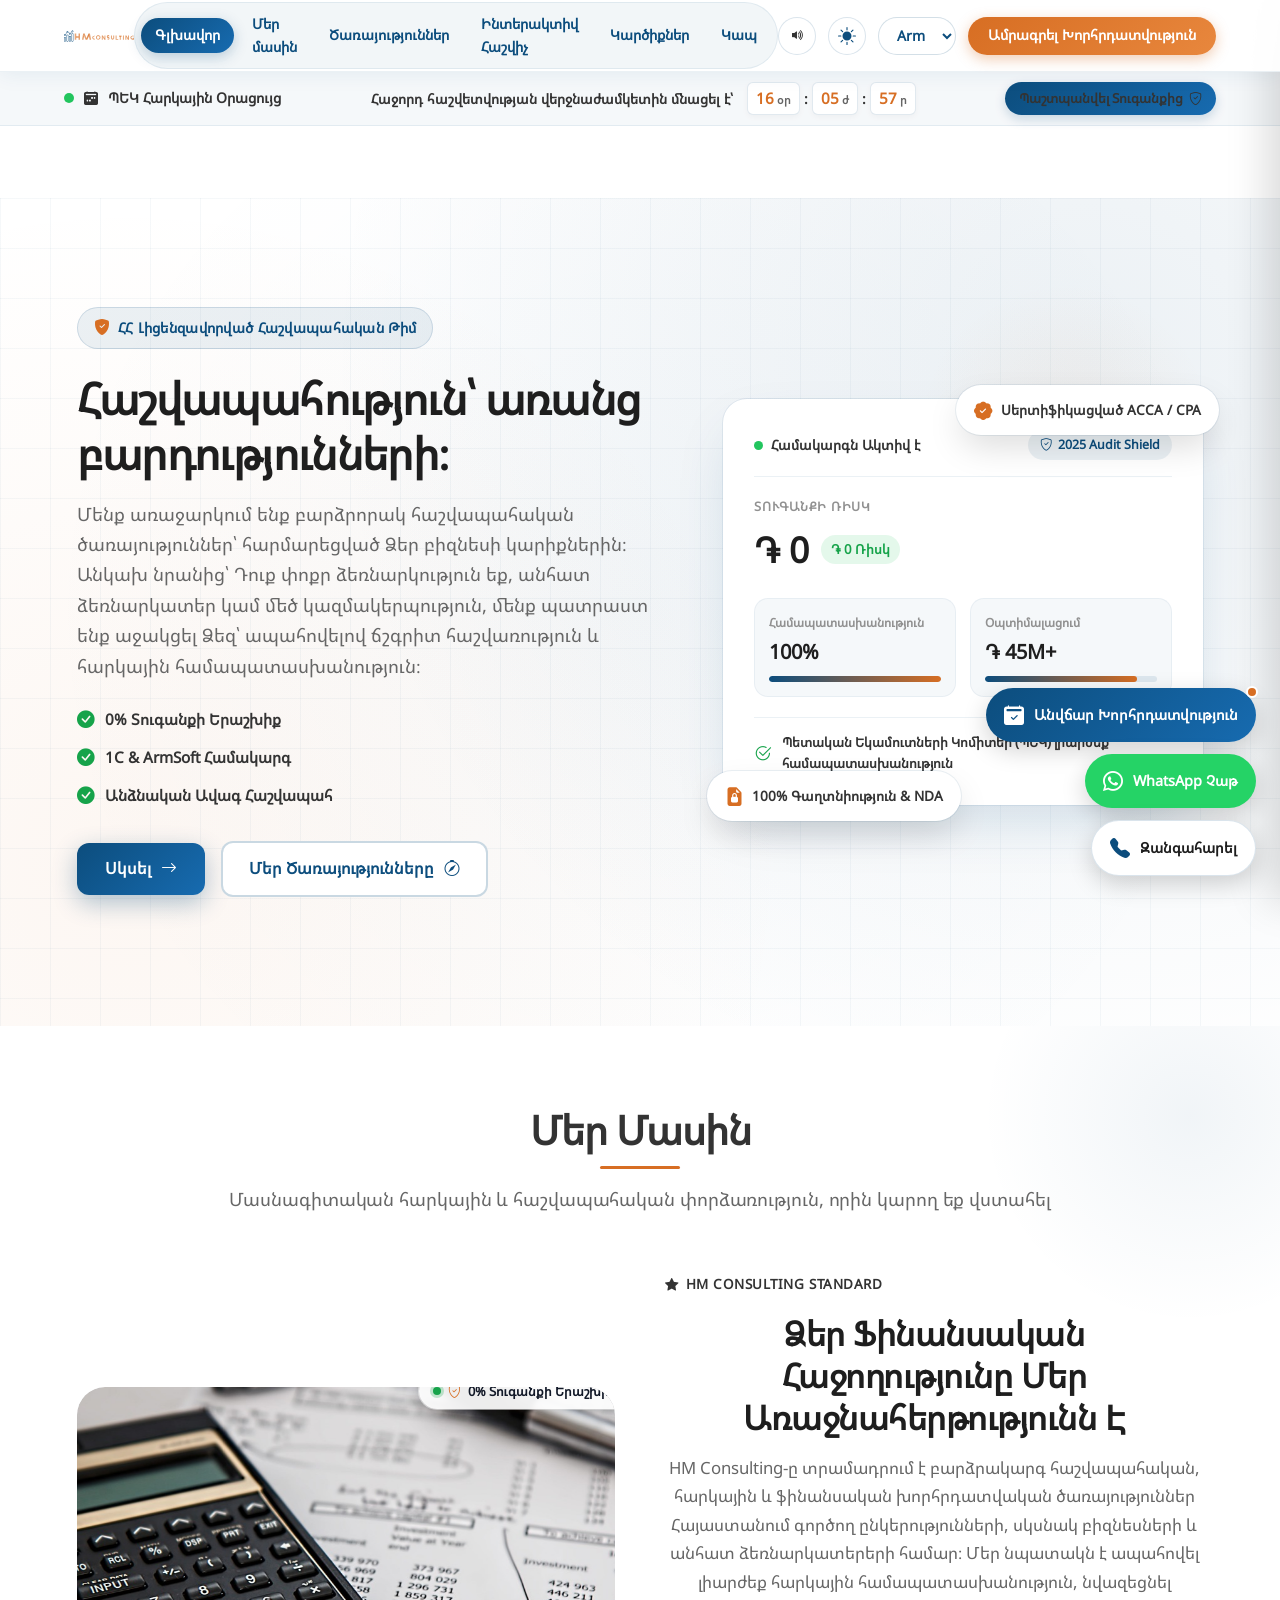
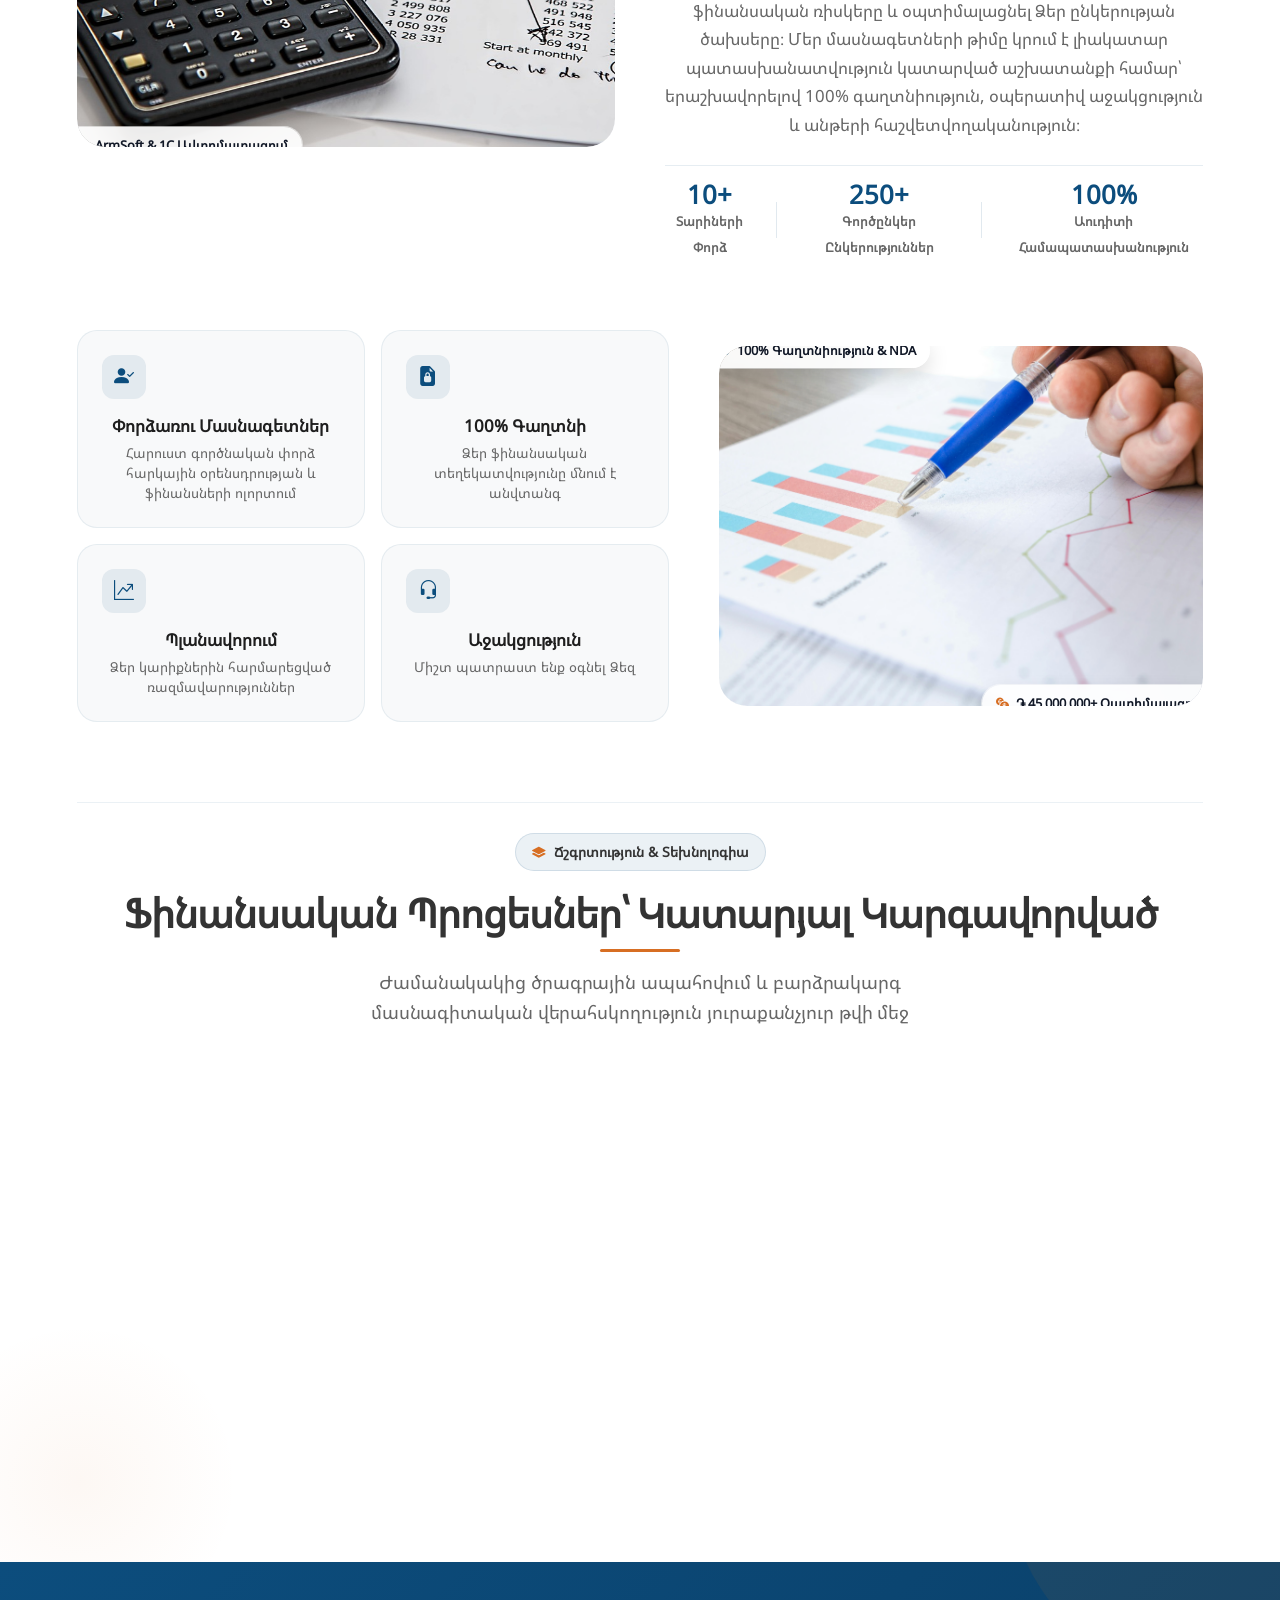
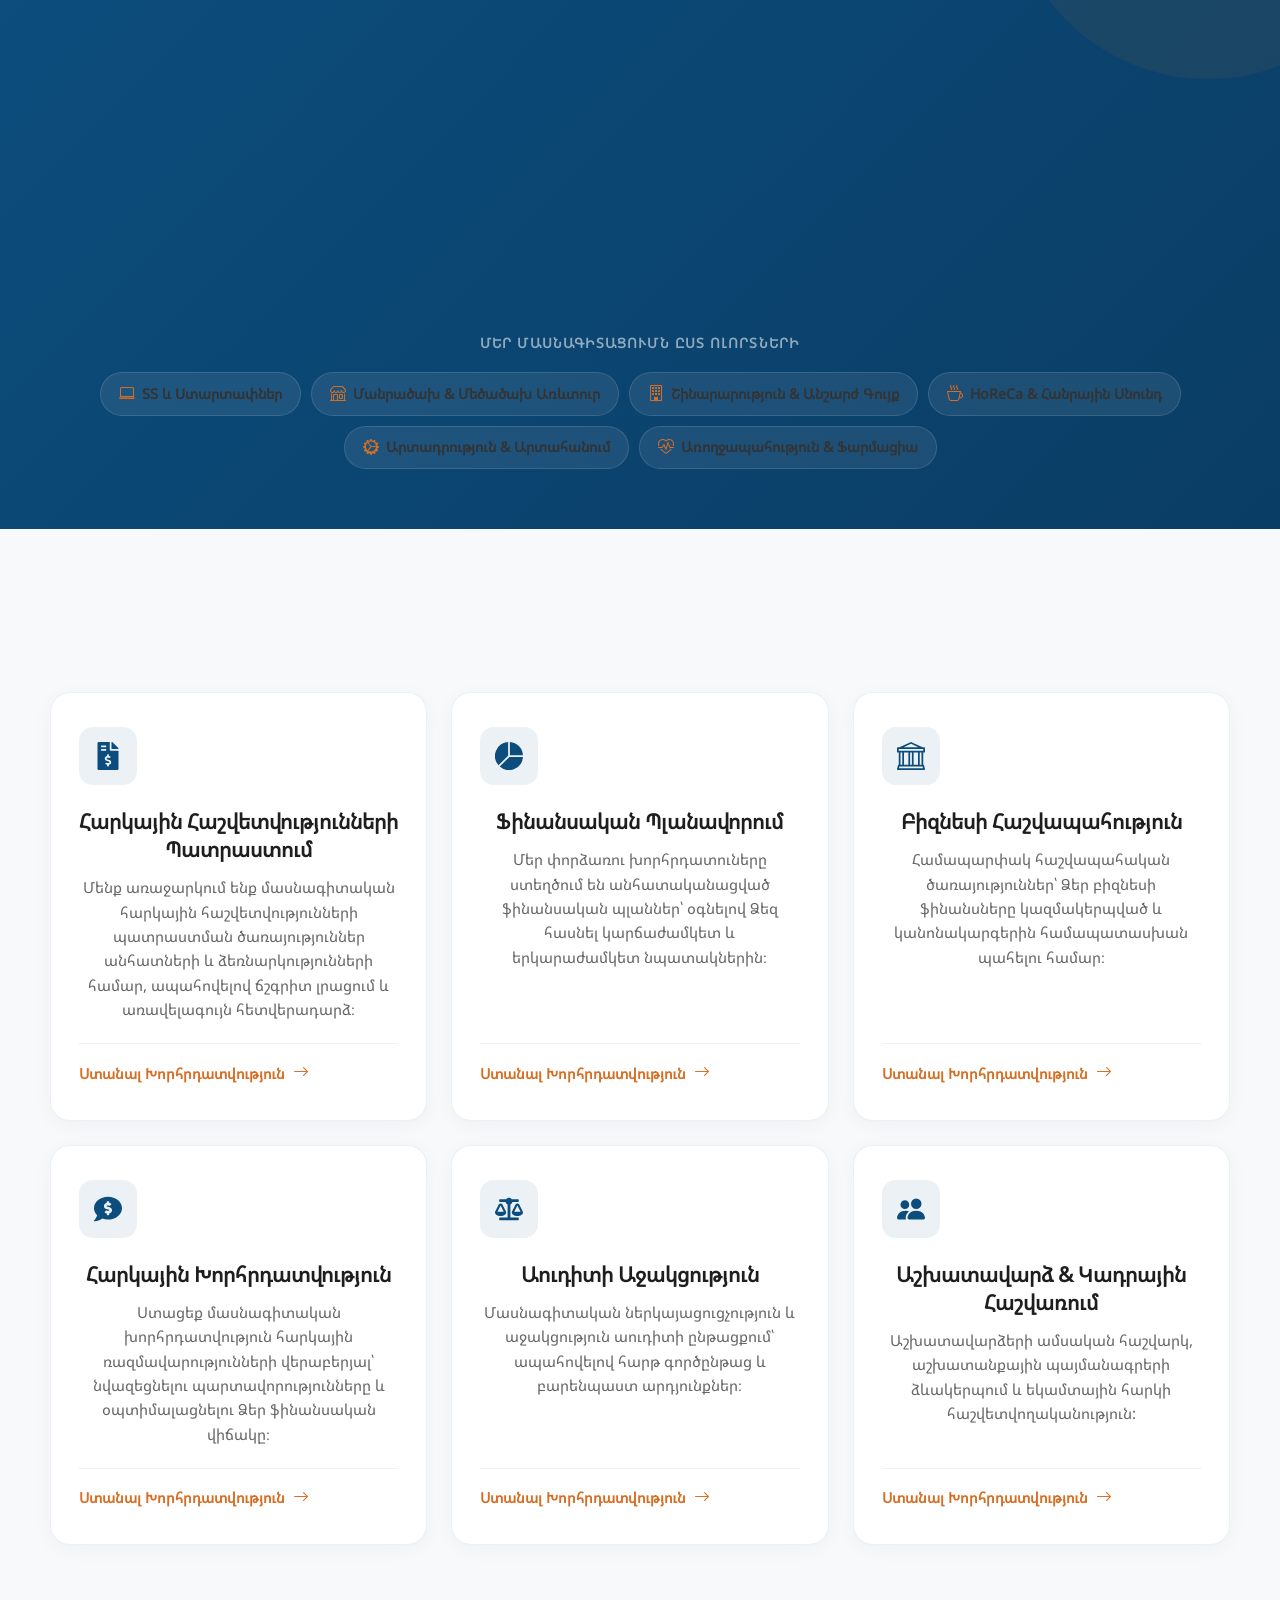
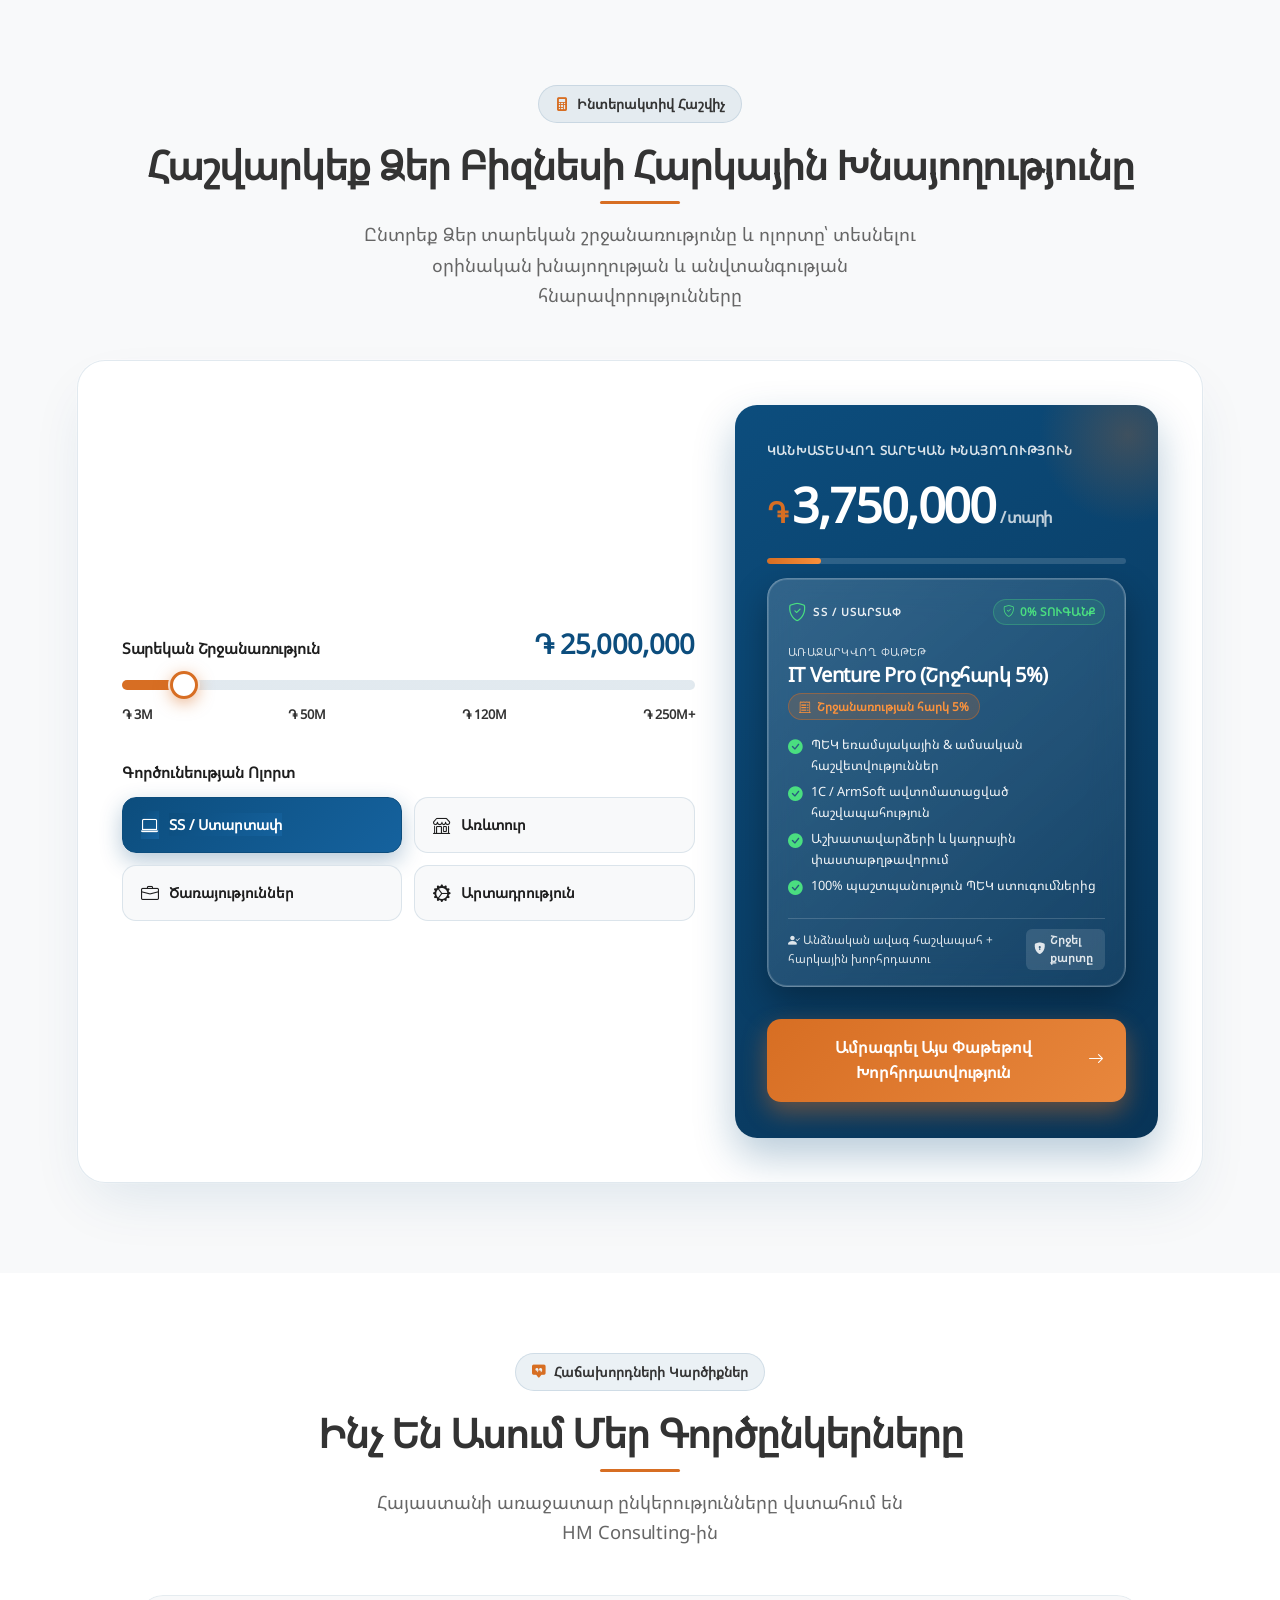
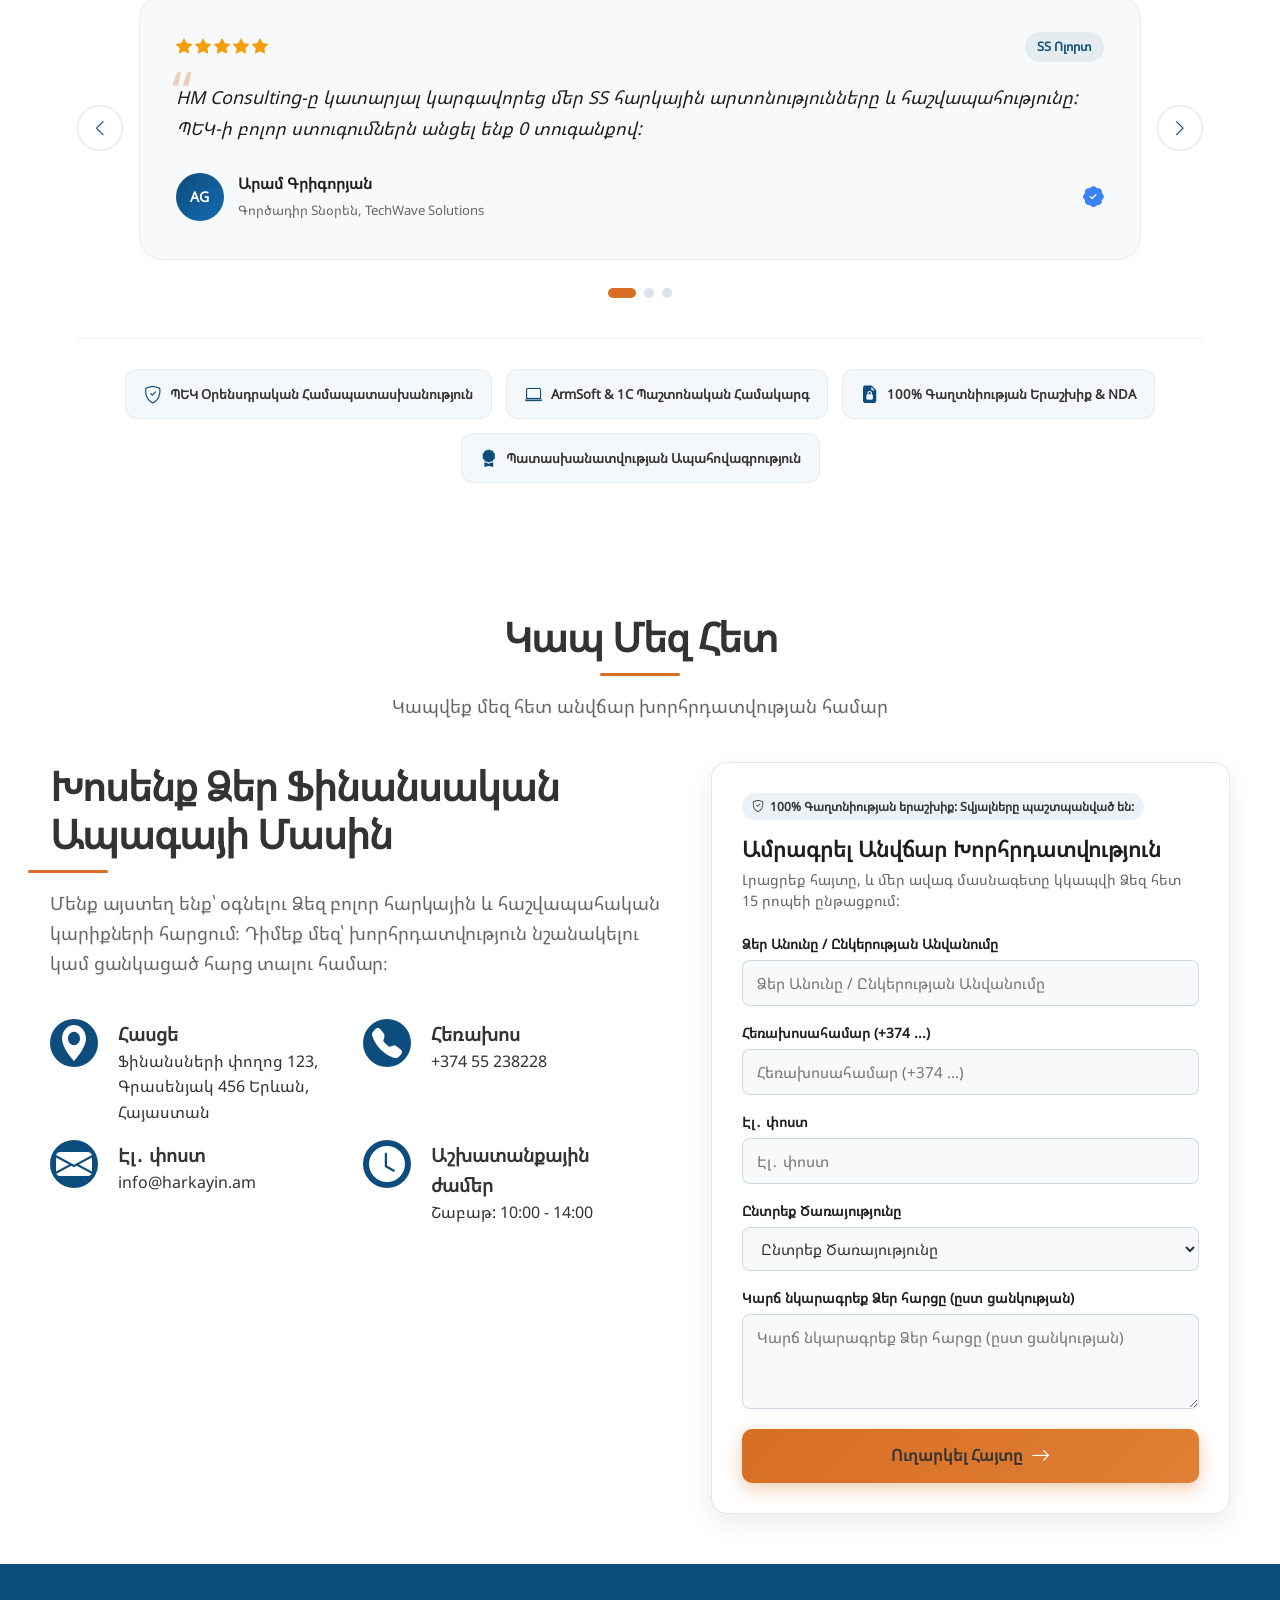
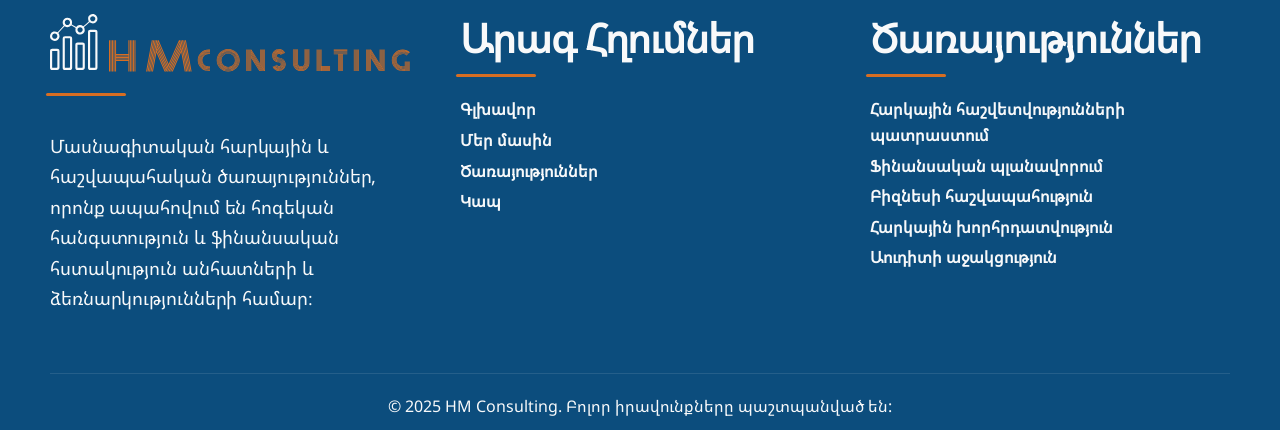
<file: index.html>
<!DOCTYPE html>

<html lang="hy">

<head>
    <link href="https://cdn.jsdelivr.net/npm/bootstrap-icons@1.13.1/font/bootstrap-icons.min.css" rel="stylesheet" />
    <meta charset="utf-8" />
    <meta name="viewport" content="width=device-width, initial-scale=1.0, viewport-fit=cover" />
    <title>HM Consulting</title>
    <link href="./images/logo.svg" rel="icon" type="image/svg+xml" />
    <link href="./style.css?v=4.1" rel="stylesheet" />
    <script defer="" src="app.js?v=4.1"></script>
</head>

<body>
    <div id="scrollProgressBar" class="scroll-progress-bar" aria-hidden="true"></div>
    <header id="header">
        <div id="logo">
            <a href="./index.html">
                <svg fill="none" height="75" viewbox="0 0 1170 184" xmlns="http://www.w3.org/2000/svg">
                    <path
                        d="M183.246 155.343H180V52H183.246V155.343ZM188.26 155.343H185.014V52H188.26V155.343ZM193.26 155.343H190.014V52H193.26V155.343ZM198.26 155.343H195.014V52H198.26V155.343ZM243.798 97.4618V52.0008H247.044V155.358H243.798V120.385H203.271V155.345H200.026V52.0019H203.271V97.4629L243.798 97.4618ZM243.798 100.659H203.271V102.401H243.798V100.659ZM203.273 107.324H243.799V105.583H203.273V107.324ZM243.798 110.522H203.271V112.263H243.798V110.522ZM203.273 117.187H243.799V115.446H203.273V117.187ZM252.044 155.343H248.798V52H252.044V155.343ZM257.059 155.343H253.813V52H257.059V155.343ZM262.059 155.343H258.813V52H262.059V155.343ZM267.073 155.343H263.827V52H267.073V155.343ZM335.275 52.0008H338.576L319.819 155.343H316.518L335.275 52.0008ZM330.481 52.0008H333.768L314.998 155.343H311.711L330.481 52.0008ZM325.662 52.0008H328.963L310.206 155.343H306.905L325.662 52.0008ZM320.868 52.0008H324.155L305.398 155.343H302.097L320.868 52.0008ZM410.235 52.0008L410.235 52.0282H413.729L432.486 155.371H429.185L417.5 91.0423L389.696 155.371H386.173L416.464 85.3015L415.981 82.6624L384.544 155.371H381.022L414.931 76.9215L414.448 74.2825L379.392 155.371H375.87L413.397 68.5453L412.927 65.92L374.251 155.374H370.729L411.875 60.168L411.392 57.5289L369.097 155.364H362.84L336.072 92.3548L324.635 155.364H321.334L340.091 52.021H343.392L343.379 52.089L376.225 130.686L410.235 52.0008ZM365.952 154.432L366.656 152.786L337.595 83.8732L337.111 86.5394L365.952 154.432ZM368.436 148.678L369.251 146.801L339.126 75.3856L338.642 78.0517L368.436 148.678ZM371.034 142.678L371.849 140.801L340.674 66.8948L340.19 69.561L371.034 142.678ZM373.631 136.679L374.432 134.816L342.305 57.9333L341.739 61.0755L373.631 136.679ZM415.179 52.0008H418.48L437.237 155.343H433.949L415.179 52.0008ZM419.987 52.0008H423.288L442.045 155.343H438.744L419.987 52.0008ZM424.791 52.0008H428.079L446.849 155.343H443.548L424.791 52.0008ZM432.884 52.0008L451.654 155.343H448.353L429.596 52.0008H432.884Z"
                        fill="#D76E23"></path>
                    <path
                        d="M24.947 60.2623C31.7587 52.8867 38.5269 45.5544 45.382 38.092C42.5185 34.274 41.0433 30.1089 41.8243 25.3364C42.3883 21.7787 43.9936 18.7851 46.6402 16.3554C51.673 11.6697 59.2222 10.8454 65.1227 14.3597C71.8042 18.3078 74.0169 25.0761 71.5873 34.1872C76.4032 37.0073 81.219 39.8274 86.2518 42.7343C89.1587 39.22 92.7598 36.9639 97.3153 36.5301C101.871 36.0962 105.862 37.5279 109.42 40.5216C115.538 35.1851 121.568 29.892 127.556 24.6856C123.304 14.4464 124.996 6.85384 132.415 2.29828C139.01 -1.73665 147.383 -0.348282 152.416 5.59564C157.319 11.3226 157.275 19.9999 152.329 25.7269C146.646 32.2782 138.749 32.8422 129.812 27.2454C123.824 32.4951 117.794 37.7449 111.806 42.9946C115.755 52.5396 114.843 58.874 108.856 63.9936C103.78 68.3322 96.4042 68.8962 90.6772 65.3819C84.2127 61.4338 82.1735 55.056 84.4296 45.6846C79.8741 43.038 75.2751 40.3047 70.6328 37.7015C70.2857 37.4846 69.5047 37.5713 69.201 37.875C60.9143 44.5999 56.9661 45.1205 47.855 40.5216C41.0867 47.8539 34.2751 55.2295 27.42 62.692C30.5005 66.7703 31.9322 71.2391 30.8042 76.3153C29.9798 80.0899 27.9841 83.1269 24.947 85.4264C18.8296 90.1121 10.1957 89.5047 4.72902 84.1248C-0.867811 78.6581 -1.56199 70.0242 3.08034 63.7332C8.02637 56.9216 16.0095 55.62 24.947 60.2623ZM149.075 15.6613C149.119 11.0189 145.301 7.11416 140.615 7.02739C135.973 6.984 132.024 10.802 131.938 15.4443C131.851 20.1734 135.799 24.2083 140.528 24.2083C145.17 24.2083 149.032 20.347 149.075 15.6613ZM65.7735 27.766C65.7735 23.1237 61.9121 19.2189 57.2264 19.2189C52.5841 19.2189 48.6793 23.0369 48.6359 27.7226C48.5925 32.4517 52.5841 36.4433 57.2698 36.3999C61.9555 36.3131 65.7735 32.4084 65.7735 27.766ZM90.3301 51.8888C90.2434 56.5311 94.018 60.5227 98.6603 60.6528C103.346 60.783 107.381 56.8782 107.468 52.1057C107.511 47.4634 103.693 43.5586 99.0074 43.4719C94.3217 43.4285 90.3735 47.2465 90.3301 51.8888ZM24.1227 72.8877C24.1227 68.2454 20.2613 64.3407 15.5756 64.3407C10.9333 64.2973 7.02849 68.1586 6.9851 72.801C6.94172 77.5301 10.9333 81.5216 15.619 81.4782C20.3047 81.4348 24.1227 77.5301 24.1227 72.8877Z"
                        fill="#0C4D7D"></path>
                    <path
                        d="M156.104 118.053C156.104 137.273 156.104 156.537 156.104 175.757C156.104 181.397 153.501 183.957 147.904 183.957C142.784 183.957 137.621 183.957 132.502 183.957C127.729 183.957 124.952 181.137 124.952 176.407C124.952 137.49 124.952 98.6158 124.952 59.6983C124.952 54.9258 127.773 52.1491 132.502 52.1491C137.838 52.1057 143.218 52.1057 148.555 52.1491C153.327 52.1491 156.104 54.9692 156.104 59.6983C156.147 79.1354 156.104 98.6158 156.104 118.053ZM132.068 59.2645C132.068 62.3449 132.068 65.165 132.068 67.9417C132.024 83.1269 131.981 98.3121 131.981 113.454C131.981 133.889 132.024 154.367 131.981 174.802C131.981 176.407 132.415 176.928 134.064 176.885C138.402 176.798 142.741 176.755 147.079 176.885C148.772 176.928 149.119 176.321 149.119 174.759C149.075 140.006 149.119 105.211 149.119 70.4581C149.119 66.7269 149.119 62.9957 149.119 59.1777C143.305 59.2645 137.751 59.2645 132.068 59.2645Z"
                        fill="#0C4D7D"></path>
                    <path
                        d="M41.6508 128.249C41.6508 112.543 41.6508 96.8804 41.6508 81.1745C41.6508 75.5343 44.254 72.9745 49.8508 72.9745C54.9704 72.9745 60.1334 72.9745 65.253 72.9745C70.0255 73.0179 72.8022 75.7946 72.8022 80.5237C72.8022 112.499 72.8022 144.432 72.8022 176.407C72.8022 181.18 69.9821 183.957 65.253 183.957C59.9165 183.957 54.5366 183.957 49.2 183.957C44.4275 183.957 41.6508 181.136 41.6508 176.407C41.6074 160.354 41.6508 144.302 41.6508 128.249ZM48.636 80.0899C48.636 84.3851 48.636 88.5068 48.636 92.6285C48.636 109.462 48.636 126.296 48.636 143.13C48.636 153.673 48.7228 164.216 48.636 174.802C48.636 176.581 49.2 177.015 50.8921 176.971C55.0138 176.885 59.1355 176.841 63.2572 176.971C65.2096 177.058 65.817 176.494 65.817 174.455C65.7736 146.775 65.817 119.094 65.817 91.4137C65.817 87.6825 65.817 83.9512 65.817 80.0899C60.0466 80.0899 54.4932 80.0899 48.636 80.0899Z"
                        fill="#0C4D7D"></path>
                    <path
                        d="M114.453 139.095C114.453 151.374 114.453 163.695 114.453 175.974C114.453 181.31 111.806 183.957 106.47 184C101.264 184 96.0572 184 90.8509 184C86.0784 184 83.3017 181.18 83.3017 176.451C83.3017 151.417 83.3017 126.426 83.3017 101.393C83.3017 96.6201 86.1218 93.8433 90.8509 93.8433C96.1874 93.7999 101.567 93.7999 106.904 93.8433C111.676 93.8433 114.453 96.6634 114.453 101.393C114.496 113.931 114.453 126.513 114.453 139.095ZM90.417 100.915C90.417 104.299 90.417 107.38 90.417 110.504C90.417 132.023 90.417 153.586 90.3302 175.106C90.3302 176.538 90.8075 176.971 92.1958 176.928C96.4477 176.841 100.743 176.798 104.995 176.928C106.86 176.971 107.468 176.538 107.468 174.542C107.424 153.803 107.468 133.065 107.468 112.326C107.468 108.508 107.468 104.733 107.468 100.872C101.611 100.915 96.1006 100.915 90.417 100.915Z"
                        fill="#0C4D7D"></path>
                    <path
                        d="M31.1513 149.291C31.1513 158.272 31.1513 167.21 31.1513 176.19C31.1513 181.223 28.418 183.957 23.3852 183.957C18.0921 183.957 12.8423 183.957 7.54921 183.957C2.77672 183.957 0 181.136 0 176.407C0 158.315 0 140.267 0 122.175C0 117.402 2.82011 114.625 7.54921 114.625C12.8857 114.582 18.2656 114.582 23.6021 114.625C28.3746 114.625 31.1513 117.445 31.1513 122.175C31.1947 131.199 31.1513 140.267 31.1513 149.291ZM7.11535 121.741C7.11535 124.995 7.11535 127.988 7.11535 131.025C7.11535 145.69 7.11535 160.354 7.02858 175.019C7.02858 176.581 7.5926 176.971 9.06773 176.928C13.3196 176.841 17.6148 176.841 21.8667 176.928C23.6455 176.971 24.2095 176.451 24.2095 174.629C24.1662 160.745 24.2095 146.905 24.2095 133.021C24.2095 129.29 24.2095 125.559 24.2095 121.697C18.3524 121.741 12.8423 121.741 7.11535 121.741Z"
                        fill="#0C4D7D"></path>
                    <path
                        d="M484.907 118.138C484.907 105.649 495.231 95.4822 507.911 95.4822H512.349V97.6723H507.911C496.451 97.6723 487.131 106.852 487.131 118.137C487.131 129.423 496.452 138.603 507.911 138.603H512.349V140.793H507.911C495.23 140.793 484.907 130.625 484.907 118.138ZM481.68 118.138C481.68 103.897 493.452 92.3028 507.91 92.3028H512.348V94.4929H507.91C494.672 94.4929 483.902 105.098 483.902 118.137C483.902 131.176 494.671 141.781 507.91 141.781H512.348V143.971H507.91C493.441 143.971 481.68 132.377 481.68 118.138ZM478.454 118.138C478.454 102.145 491.673 89.127 507.911 89.127H512.349V91.3171H507.911C492.893 91.3171 480.676 103.349 480.676 118.139C480.676 132.93 492.892 144.962 507.911 144.962H512.349V147.152H507.911C491.663 147.152 478.454 134.131 478.454 118.138ZM475.227 118.138C475.227 100.384 489.894 85.9486 507.911 85.9486H512.349V88.1387H507.911C491.115 88.1387 477.449 101.596 477.449 118.139C477.449 134.683 491.113 148.14 507.911 148.14H512.349V150.33H507.911C489.894 150.33 475.227 135.895 475.227 118.141V118.138ZM507.911 82.7703L512.35 82.7705V84.9605H507.911C489.336 84.9605 474.224 99.8439 474.224 118.137C474.224 136.43 489.337 151.314 507.911 151.314H512.35V153.504H507.911C488.115 153.504 472 137.633 472 118.136C472 98.6403 488.106 82.7703 507.911 82.7703ZM572.094 81C592.903 81 609.831 97.6633 609.831 118.165C609.831 138.659 592.902 155.331 572.094 155.331C551.286 155.331 534.357 138.658 534.357 118.165C534.357 97.6724 551.286 81 572.094 81ZM572.094 153.131C591.673 153.131 607.607 137.438 607.607 118.157C607.607 98.8758 591.672 83.1821 572.094 83.1821C552.517 83.1821 536.581 98.8667 536.581 118.157C536.581 137.447 552.517 153.131 572.094 153.131ZM572.094 84.2797C591.067 84.2797 606.501 99.4801 606.491 118.155C606.491 136.831 591.056 152.031 572.094 152.031C553.132 152.031 537.697 136.84 537.697 118.155C537.697 99.4791 553.121 84.2797 572.094 84.2797ZM572.094 149.851C589.837 149.851 604.277 135.629 604.269 118.164C604.269 100.68 589.839 86.4686 572.094 86.4686C554.349 86.4686 539.911 100.69 539.911 118.164C539.911 135.637 554.352 149.851 572.094 149.851ZM572.094 87.5593C589.231 87.5593 603.161 101.287 603.161 118.155C603.161 135.024 589.222 148.751 572.094 148.751C554.966 148.751 541.027 135.024 541.027 118.155C541.027 101.287 554.966 87.5593 572.094 87.5593ZM572.094 146.561C588.001 146.561 600.936 133.821 600.936 118.156C600.936 102.491 588 89.7508 572.094 89.7508C556.188 89.7508 543.252 102.491 543.252 118.156C543.252 133.821 556.188 146.561 572.094 146.561ZM572.094 90.8415C587.386 90.8415 599.831 103.097 599.831 118.158C599.831 133.218 587.386 145.474 572.094 145.474C556.802 145.474 544.358 133.218 544.358 118.158C544.358 103.097 556.802 90.8415 572.094 90.8415ZM572.094 143.281C586.165 143.281 597.606 132.014 597.606 118.156C597.606 104.298 586.165 93.0307 572.094 93.0307C558.023 93.0307 546.582 104.298 546.582 118.156C546.582 132.014 558.023 143.281 572.094 143.281ZM572.094 94.1288C585.55 94.1288 596.499 104.902 596.49 118.155C596.49 131.398 585.55 142.181 572.094 142.181C558.638 142.181 547.689 131.407 547.689 118.155C547.689 104.911 558.638 94.1288 572.094 94.1288ZM572.094 140.001C584.329 140.001 594.275 130.206 594.275 118.156C594.275 106.106 584.32 96.3109 572.094 96.3109C559.868 96.3109 549.913 106.106 549.913 118.156C549.913 130.206 559.868 140.001 572.094 140.001ZM634.013 153.504H631.79V82.8077H634.013V153.504ZM637.448 153.504H635.225V82.8077H637.448V153.504ZM640.874 153.504H638.65V82.8077H640.874V153.504ZM644.309 153.504H642.085V82.8077H644.309V153.504ZM690.441 82.8057L692.665 82.8056V153.502H689.921L647.735 86.607V88.5455L647.754 88.5362L688.718 153.501H686.106L647.734 92.6541V94.5553L684.903 153.501H682.291L647.732 98.7011V100.602L681.09 153.5H678.469L647.734 104.751V106.652L677.276 153.502H674.655L647.734 110.8V153.502H645.51V107.277L645.491 107.24L645.51 107.231V82.8045H647.951L676.719 128.424V82.8045H678.943V131.946L680.154 133.857V82.8054H682.368V137.39L683.579 139.3V82.8063H685.803V142.823L687.005 144.743V82.8064H689.229V148.266L690.44 150.176L690.441 82.8057ZM738.958 109.61C751.175 109.704 761.091 119.508 761.091 131.558C761.091 143.654 751.099 153.505 738.807 153.505C729.637 153.505 721.527 148.09 718.121 139.693L719.9 138.882L720.137 138.789C723.174 146.394 730.508 151.314 738.798 151.314C749.859 151.314 758.859 142.451 758.859 131.557C758.859 120.663 749.86 111.8 738.798 111.8V111.772C734.029 111.688 730.168 107.849 730.168 103.124C730.168 98.3521 734.114 94.4659 738.959 94.4659C742.545 94.4659 745.63 96.5627 746.993 99.6009L744.977 100.523C743.965 98.2402 741.656 96.6558 738.959 96.6558C735.344 96.6558 732.391 99.5634 732.391 103.133C732.391 106.702 735.333 109.61 738.958 109.61ZM729.013 103.132C729.013 108.537 733.479 112.927 738.958 112.936C749.32 113.02 757.714 121.342 757.714 131.557C757.714 141.827 749.226 150.186 738.798 150.186C731 150.186 723.998 145.424 721.178 138.294L723.193 137.372C725.654 143.737 731.871 147.996 738.797 147.996C748.005 147.996 755.49 140.624 755.49 131.557C755.49 122.489 748.004 115.117 738.797 115.117V115.108C732.164 115.024 726.789 109.684 726.789 103.132C726.789 96.5247 732.249 91.147 738.959 91.147C743.794 91.147 748.1 93.9987 750.04 98.2111L748.024 99.1337C746.454 95.6854 742.915 93.3369 738.959 93.3369C733.471 93.3369 729.013 97.7266 729.013 103.132ZM753.096 96.8235L751.08 97.7554C748.951 93.1329 744.201 90.0295 738.958 90.0295C731.615 90.0295 725.644 95.9101 725.644 103.142C725.644 110.374 731.615 116.255 738.958 116.255C747.446 116.339 754.335 123.161 754.335 131.548C754.335 139.983 747.37 146.851 738.797 146.851C732.324 146.851 726.494 142.797 724.252 136.879L726.277 135.957C728.151 141.111 733.195 144.661 738.796 144.661C746.14 144.661 752.111 138.781 752.111 131.549C752.111 124.317 746.14 118.436 738.796 118.436V118.427C730.308 118.343 723.42 111.521 723.42 103.133C723.42 94.6989 730.384 87.8303 738.958 87.8303C745.071 87.8303 750.608 91.4463 753.096 96.8235ZM756.172 95.4255L754.146 96.3388C751.459 90.5141 745.516 86.693 738.949 86.693C729.741 86.693 722.256 94.0648 722.256 103.132C722.256 112.2 729.742 119.572 738.949 119.572V119.581C745.582 119.665 750.957 125.005 750.957 131.557C750.957 138.164 745.497 143.542 738.787 143.542C733.592 143.542 728.993 140.234 727.309 135.49L729.334 134.567C730.649 138.556 734.472 141.352 738.797 141.352C744.285 141.352 748.742 136.963 748.742 131.557C748.742 126.152 744.285 121.762 738.797 121.762C728.435 121.678 720.041 113.356 720.041 103.142C720.041 92.8716 728.529 84.5121 738.957 84.5121C746.395 84.5121 753.116 88.8365 756.172 95.4255ZM738.797 125.079C726.59 124.995 716.673 115.182 716.673 103.141C716.673 91.0355 726.666 81.194 738.958 81.194C747.777 81.194 755.593 86.1986 759.218 94.0361L757.203 94.9587C753.938 87.8947 746.897 83.3839 738.958 83.3839C727.896 83.3839 718.897 92.2466 718.897 103.141C718.897 114.035 727.896 122.898 738.958 122.898V122.907C743.727 122.991 747.588 126.831 747.588 131.556C747.588 136.327 743.652 140.214 738.797 140.214C734.832 140.214 731.492 137.651 730.394 134.081L732.429 133.15C733.148 135.973 735.722 138.024 738.797 138.024C742.422 138.024 745.374 135.125 745.374 131.556C745.374 127.987 742.422 125.079 738.797 125.079ZM836.681 81.6787H838.905V127.017C838.905 141.63 826.839 153.512 812.001 153.512C797.164 153.512 785.098 141.63 785.098 127.017V81.6787H787.322V127.017C787.322 140.418 798.394 151.322 812.001 151.322C825.609 151.322 836.681 140.418 836.681 127.017V81.6787ZM812.002 150.224C799.01 150.224 788.43 139.814 788.43 127.018V81.6802H790.654V127.018C790.654 138.611 800.221 148.043 811.993 148.043C823.764 148.043 833.34 138.611 833.34 127.018V81.6802H835.564V127.018C835.564 139.814 824.994 150.224 812.002 150.224ZM812.002 146.943C800.846 146.943 791.77 137.997 791.77 127.018V81.68H793.994V127.018C793.994 136.794 802.075 144.753 812.002 144.753C821.928 144.753 830.01 136.794 830.01 127.018V81.68H832.233V127.018C832.233 138.005 823.159 146.943 812.002 146.943ZM812.002 143.653C802.681 143.653 795.101 136.188 795.101 127.018V81.6805H797.325V127.018C797.325 134.987 803.911 141.473 812.002 141.473C820.093 141.473 826.679 134.987 826.679 127.018V81.6805H828.903V127.011C828.903 136.19 821.323 143.656 812.002 143.656L812.002 143.653ZM812.002 140.373C804.517 140.373 798.432 134.381 798.432 127.019V81.6808H800.656V127.019C800.656 133.179 805.747 138.192 812.002 138.192C818.256 138.192 823.347 133.178 823.347 127.019V81.6808H825.571V127.011C825.571 134.383 819.487 140.373 812.002 140.373ZM865.221 153.504H862.997V82.7039H865.221V153.504ZM868.646 153.504H866.423V82.7039H868.646V153.504ZM872.072 153.504H869.848V82.7039H872.072V153.504ZM875.507 153.504H873.283V82.7039H875.507V153.504ZM907.105 139.972L878.934 139.972V141.165H907.105V143.346H878.934V144.539H907.105V146.729H878.934V147.913H907.105V150.103H878.934V151.295H907.105V153.486H878.934V153.504H876.71V82.7038H878.934V137.782H907.105V139.972ZM963.892 85.2294H919.273V83.0393H963.892V85.2294ZM963.892 88.6129H919.273V86.4228H963.892V88.6129ZM963.892 91.9863H919.273V89.7962H963.892V91.9863ZM963.892 95.3698H919.273V93.1797H963.892V95.3698ZM919.276 98.7431V96.5531H963.902V98.7431H949.556V153.505H947.342V98.7431H946.131V153.505H943.907V98.7431H942.705V153.505H940.481V98.7431H939.27V153.505H937.046V98.7431H935.845V153.505H933.621V98.7431H919.276ZM987.559 153.504H985.336V82.7039H987.559V153.504ZM990.994 153.504H988.771V82.7039H990.994V153.504ZM994.42 153.504H992.197V82.7039H994.42V153.504ZM997.855 153.504H995.631V82.7039H997.855V153.504ZM1001.28 153.504H999.056V82.7039H1001.28V153.504ZM1027.6 153.504H1025.37V82.8077H1027.6V153.504ZM1031.03 153.504H1028.81V82.8077H1031.03V153.504ZM1034.46 153.504H1032.23V82.8077H1034.46V153.504ZM1037.89 153.504H1035.67V82.8077H1037.89V153.504ZM1084.02 82.8057L1086.25 82.8056V153.502H1083.5L1041.32 86.607V88.5455L1041.34 88.5362L1082.3 153.501H1079.69L1041.32 92.6541V94.5553L1078.49 153.501H1075.87L1041.31 98.7011V100.602L1074.67 153.5H1072.05L1041.32 104.751V106.652L1070.86 153.502H1068.24L1041.32 110.8V153.502H1039.09V107.277L1039.07 107.24L1039.09 107.231V82.8045H1041.53L1070.3 128.424V82.8045H1072.52V131.946L1073.74 133.857V82.8054H1075.95V137.39L1077.16 139.3V82.8063H1079.39V142.823L1080.59 144.743V82.8064H1082.81V148.266L1084.02 150.176L1084.02 82.8057ZM1158.54 153.514H1156.31V122.059H1158.54V153.514ZM1161.9 153.514H1159.68V122.059H1161.9V153.514ZM1165.27 153.514H1163.05V122.059H1165.27V153.514ZM1168.63 153.514H1166.41V122.059H1168.63V153.514ZM1146.21 85.9182C1154.04 85.9182 1161.62 88.7043 1167.56 93.7927L1166.1 95.4422C1160.58 90.7266 1153.52 88.1264 1146.21 88.1264C1129.43 88.1264 1115.76 101.574 1115.76 118.117C1115.76 134.65 1129.43 148.108 1146.21 148.108H1152.96V147.073H1146.21C1129.99 147.073 1116.8 134.082 1116.8 118.108C1116.8 102.134 1129.99 89.1433 1146.21 89.1433C1153.18 89.1433 1159.94 91.5943 1165.23 96.0491L1163.79 97.7173C1158.88 93.5981 1152.65 91.3335 1146.2 91.3335C1131.21 91.3335 1119.02 103.346 1119.02 118.108C1119.02 132.87 1131.21 144.882 1146.2 144.882H1152.95V143.848H1146.2C1131.79 143.848 1120.07 132.301 1120.07 118.107C1120.07 103.912 1131.79 92.3656 1146.2 92.3656C1152.3 92.3656 1158.23 94.4718 1162.91 98.3113L1161.48 99.9889C1157.21 96.4754 1151.78 94.5464 1146.2 94.5464C1133.02 94.5464 1122.29 105.114 1122.29 118.097C1122.29 131.08 1133.01 141.648 1146.2 141.648H1152.95V140.613H1146.2C1133.59 140.613 1123.33 130.502 1123.33 118.089C1123.33 105.676 1133.59 95.5734 1146.2 95.5734C1151.42 95.5734 1156.53 97.3534 1160.57 100.587L1159.17 102.283C1155.47 99.3292 1150.98 97.7636 1146.2 97.7636C1134.82 97.7636 1125.56 106.887 1125.56 118.099C1125.56 129.311 1134.82 138.435 1146.2 138.435H1152.95V122.06H1155.17V153.505H1146.2C1126.38 153.505 1110.25 137.624 1110.25 118.099C1110.25 98.5743 1126.38 82.6941 1146.2 82.6941C1154.92 82.6941 1163.32 85.816 1169.88 91.4823L1168.41 93.1318C1162.26 87.8104 1154.38 84.884 1146.2 84.884C1127.61 84.884 1112.48 99.7856 1112.48 118.099C1112.48 136.412 1127.61 151.313 1146.2 151.313H1152.95V150.288H1146.2C1128.19 150.288 1113.53 135.843 1113.53 118.099C1113.53 100.355 1128.19 85.9182 1146.21 85.9182Z"
                        fill="#D76E23"></path>
                </svg>
            </a>
        </div>
        <ul>
            <li><a data-i18n="text_1" href="#main"></a></li>
            <li><a data-i18n="text_2" href="#aboutUs"></a></li>
            <li><a data-i18n="text_3" href="#services"></a></li>
            <li><a data-i18n="calc_badge" href="#calculatorSection"></a></li>
            <li><a data-i18n="nav_reviews" href="#reviews"></a></li>
            <li><a data-i18n="text_5" href="#contactUs"></a></li>
        </ul>
        <button type="button" class="hamburger-btn" id="hamburgerBtn" aria-label="Toggle navigation" aria-expanded="false">
            <span class="hamburger-line"></span>
            <span class="hamburger-line"></span>
            <span class="hamburger-line"></span>
        </button>
        <div class="header-actions">
            <button type="button" id="soundToggle" class="header-theme-btn" title="Audio Haptics" aria-label="Toggle Audio Haptics">
                <i class="bi bi-volume-up-fill" id="soundIcon"></i>
            </button>
            <button type="button" id="colorMode" class="header-theme-btn" title="Toggle Theme" aria-label="Toggle Theme">
                <svg class="bi bi-brightness-high-fill" fill="currentColor" height="20" viewbox="0 0 16 16" width="20"
                    xmlns="http://www.w3.org/2000/svg">
                    <path
                        d="M12 8a4 4 0 1 1-8 0 4 4 0 0 1 8 0M8 0a.5.5 0 0 1 .5.5v2a.5.5 0 0 1-1 0v-2A.5.5 0 0 1 8 0m0 13a.5.5 0 0 1 .5.5v2a.5.5 0 0 1-1 0v-2A.5.5 0 0 1 8 13m8-5a.5.5 0 0 1-.5.5h-2a.5.5 0 0 1 0-1h2a.5.5 0 0 1 .5.5M3 8a.5.5 0 0 1-.5.5h-2a.5.5 0 0 1 0-1h2A.5.5 0 0 1 3 8m10.657-5.657a.5.5 0 0 1 0 .707l-1.414 1.415a.5.5 0 1 1-.707-.708l1.414-1.414a.5.5 0 0 1 .707 0m-9.193 9.193a.5.5 0 0 1 0 .707L3.05 13.657a.5.5 0 0 1-.707-.707l1.414-1.414a.5.5 0 0 1 .707 0m9.193 2.121a.5.5 0 0 1-.707 0l-1.414-1.414a.5.5 0 0 1 .707-.707l1.414 1.414a.5.5 0 0 1 0 .707M4.464 4.465a.5.5 0 0 1-.707 0L2.343 3.05a.5.5 0 1 1 .707-.707l1.414 1.414a.5.5 0 0 1 0 .708">
                    </path>
                </svg>
            </button>
            <select name="languages" id="languages" onchange="changeLanguage(this.value)">
                <option value="hy" selected>Arm</option>
                <option value="en">Eng</option>
            </select>
            <button type="button" id="headerCtaBtn" class="header-consult-btn" data-i18n="header_consult"></button>
        </div>
    </header>

    <!-- Mobile Navigation Drawer -->
    <div class="mobile-nav-overlay" id="mobileNavOverlay"></div>
    <nav class="mobile-nav-drawer" id="mobileNavDrawer" aria-label="Mobile navigation">
        <ul>
            <li><a data-i18n="text_1" href="#main" class="mobile-nav-link"></a></li>
            <li><a data-i18n="text_2" href="#aboutUs" class="mobile-nav-link"></a></li>
            <li><a data-i18n="text_3" href="#services" class="mobile-nav-link"></a></li>
            <li><a data-i18n="calc_badge" href="#calculatorSection" class="mobile-nav-link"></a></li>
            <li><a data-i18n="nav_reviews" href="#reviews" class="mobile-nav-link"></a></li>
            <li><a data-i18n="text_5" href="#contactUs" class="mobile-nav-link"></a></li>
        </ul>
        <div class="mobile-nav-divider"></div>
        <button type="button" class="mobile-nav-cta" id="mobileNavCtaBtn" data-i18n="header_consult"></button>
    </nav>


    <!-- Armenian Tax Pulse Live Status Banner (Feature 5) -->
    <div id="taxPulseBanner" class="tax-pulse-bar">
        <div class="tax-pulse-inner">
            <div class="pulse-beacon">
                <span class="beacon-glow"></span>
                <i class="bi bi-calendar2-week-fill text-orange"></i>
                <strong data-i18n="tax_pulse_title">ՊԵԿ Հարկային Օրացույց</strong>
            </div>
            <div class="pulse-info">
                <span data-i18n="tax_pulse_desc">Հաջորդ հաշվետվության վերջնաժամկետին մնացել է՝</span>
                <div class="countdown-group">
                    <span class="digit-box"><strong id="taxDays">--</strong><small data-i18n="unit_days">օր</small></span>
                    <span class="sep">:</span>
                    <span class="digit-box"><strong id="taxHours">--</strong><small data-i18n="unit_hours">ժ</small></span>
                    <span class="sep">:</span>
                    <span class="digit-box"><strong id="taxMins">--</strong><small data-i18n="unit_mins">ր</small></span>
                </div>
            </div>
            <button type="button" id="taxPulseBtn" class="pulse-cta-pill">
                <span data-i18n="tax_pulse_btn">Պաշտպանվել Տուգանքից</span>
                <i class="bi bi-shield-check"></i>
            </button>
        </div>
    </div>

    <section id="main">
        <div id="mText">
            <div class="hero-trust-badge">
                <i class="bi bi-shield-fill-check"></i>
                <span data-i18n="hero_badge"></span>
            </div>
            <h1 data-i18n="text_6"></h1>
            <p data-i18n="text_7"></p>
            <div class="hero-highlights">
                <div class="hl-item"><i class="bi bi-check-circle-fill"></i> <span data-i18n="hero_hl1"></span></div>
                <div class="hl-item"><i class="bi bi-check-circle-fill"></i> <span data-i18n="hero_hl2"></span></div>
                <div class="hl-item"><i class="bi bi-check-circle-fill"></i> <span data-i18n="hero_hl3"></span></div>
            </div>
            <div id="mBtns">
                <button id="start" class="btn-hero-primary">
                    <span data-i18n="text_8"></span>
                    <i class="bi bi-arrow-right"></i>
                </button>
                <button id="task" class="btn-hero-secondary">
                    <span data-i18n="text_9"></span>
                    <i class="bi bi-compass"></i>
                </button>
            </div>
        </div>

        <div id="mVisual" class="hero-visual">
            <div class="hero-glass-card">
                <div class="card-top-bar">
                    <div class="brand-tag">
                        <span class="live-dot"></span>
                        <span data-i18n="card_live_status"></span>
                    </div>
                    <span class="shield-tag"><i class="bi bi-shield-check"></i> 2025 Audit Shield</span>
                </div>
                <div class="card-hero-metric">
                    <span class="metric-label" data-i18n="card_stat1_title"></span>
                    <h2 class="metric-value">֏ 0 <span class="metric-pill" data-i18n="card_stat1_val"></span></h2>
                </div>
                <div class="card-metrics-grid">
                    <div class="metric-mini">
                        <span class="mini-label" data-i18n="card_stat2_title"></span>
                        <strong class="mini-val" data-i18n="card_stat2_val">100%</strong>
                        <div class="mini-bar"><div class="mini-bar-fill" style="width: 100%;"></div></div>
                    </div>
                    <div class="metric-mini">
                        <span class="mini-label" data-i18n="card_stat3_title"></span>
                        <strong class="mini-val" data-i18n="card_stat3_val">֏ 45M+</strong>
                        <div class="mini-bar"><div class="mini-bar-fill" style="width: 88%;"></div></div>
                    </div>
                </div>
                <div class="card-footer-pill">
                    <i class="bi bi-check2-circle"></i>
                    <span>Պետական Եկամուտների Կոմիտեի (ՊԵԿ) լիարժեք համապատասխանություն</span>
                </div>
            </div>
            <div class="hero-floating-pill pill-top">
                <i class="bi bi-patch-check-fill"></i>
                <span data-i18n="card_badge1"></span>
            </div>
            <div class="hero-floating-pill pill-bottom">
                <i class="bi bi-file-earmark-lock2-fill"></i>
                <span data-i18n="card_badge2"></span>
            </div>
        </div>
    </section>
    <section id="aboutUs">
        <div id="abD">
            <h1 class="hh hidden" data-i18n="text_10"></h1>
            <p class="pp hidden" data-i18n="text_11"></p>

            <div class="about-hero-grid">
                <!-- Parallax Image Card 1 -->
                <div class="scroll-pic-card card-tilt hidden-left" data-tilt>
                    <div class="scroll-pic-viewport">
                        <img src="./images/calculator-385506_1280.jpg" alt="Accounting precision" class="scroll-pic-img" data-parallax-speed="0.1" />
                        <div class="pic-shine"></div>
                    </div>
                    <div class="pic-floating-badge badge-top-right">
                        <span class="live-pulse-dot"></span>
                        <i class="bi bi-shield-check"></i>
                        <span>0% Տուգանքի Երաշխիք</span>
                    </div>
                    <div class="pic-floating-badge badge-bottom-left">
                        <i class="bi bi-cpu-fill"></i>
                        <span>ArmSoft &amp; 1C Ավտոմատացում</span>
                    </div>
                </div>

                <!-- Text narrative -->
                <div class="about-story-content hidden-right">
                    <div class="story-tag">
                        <i class="bi bi-star-fill"></i>
                        <span>HM Consulting Standard</span>
                    </div>
                    <h2 data-i18n="text_12"></h2>
                    <p data-i18n="text_13"></p>
                    <div class="story-stats-strip">
                        <div class="story-stat">
                            <strong>10+</strong>
                            <span data-i18n="stat_exp_title"></span>
                        </div>
                        <div class="story-stat-divider"></div>
                        <div class="story-stat">
                            <strong>250+</strong>
                            <span data-i18n="stat_clients_title"></span>
                        </div>
                        <div class="story-stat-divider"></div>
                        <div class="story-stat">
                            <strong>100%</strong>
                            <span data-i18n="stat_audit_title"></span>
                        </div>
                    </div>
                </div>
            </div>

            <div class="about-secondary-grid">
                <!-- Bento values -->
                <div class="bento-values-grid">
                    <div class="bento-card hidden stagger-1">
                        <div class="bento-icon-box">
                            <i class="bi bi-person-check-fill"></i>
                        </div>
                        <div class="bento-text">
                            <h3 data-i18n="text_14"></h3>
                            <p data-i18n="text_15"></p>
                        </div>
                    </div>
                    <div class="bento-card hidden stagger-2">
                        <div class="bento-icon-box">
                            <i class="bi bi-file-earmark-lock2-fill"></i>
                        </div>
                        <div class="bento-text">
                            <h3 data-i18n="text_16"></h3>
                            <p data-i18n="text_17"></p>
                        </div>
                    </div>
                    <div class="bento-card hidden stagger-3">
                        <div class="bento-icon-box">
                            <i class="bi bi-graph-up-arrow"></i>
                        </div>
                        <div class="bento-text">
                            <h3 data-i18n="text_19"></h3>
                            <p data-i18n="text_20"></p>
                        </div>
                    </div>
                    <div class="bento-card hidden stagger-4">
                        <div class="bento-icon-box">
                            <i class="bi bi-headset"></i>
                        </div>
                        <div class="bento-text">
                            <h3 data-i18n="text_21"></h3>
                            <p data-i18n="text_22"></p>
                        </div>
                    </div>
                </div>

                <!-- Parallax Image Card 2 -->
                <div class="scroll-pic-card card-tilt hidden-right" data-tilt>
                    <div class="scroll-pic-viewport">
                        <img src="./images/pexels-goumbik-590022.jpg" alt="Financial Analytics" class="scroll-pic-img" data-parallax-speed="0.15" />
                        <div class="pic-shine"></div>
                    </div>
                    <div class="pic-floating-badge badge-top-left">
                        <i class="bi bi-patch-check-fill text-blue"></i>
                        <span>100% Գաղտնիություն &amp; NDA</span>
                    </div>
                    <div class="pic-floating-badge badge-bottom-right">
                        <i class="bi bi-currency-exchange text-orange"></i>
                        <span>֏ 45,000,000+ Օպտիմալացում</span>
                    </div>
                </div>
            </div>

            <!-- Apple-Style Dynamic Showcase Cards (Scroll Pics Showcase) -->
            <div class="scroll-showcase-section">
                <div class="showcase-header hidden">
                    <span class="section-tag"><i class="bi bi-layers-fill"></i> <span data-i18n="showcase_badge"></span></span>
                    <h2 class="hh" data-i18n="showcase_title"></h2>
                    <p class="pp" data-i18n="showcase_subtitle"></p>
                </div>
                
                <div class="showcase-cards-row">
                    <!-- Showcase Item 1 -->
                    <div class="showcase-card card-tilt hidden stagger-1" data-tilt>
                        <div class="showcase-media">
                            <img src="./images/calculator-385506_1280.jpg" alt="1C Software" class="showcase-img" />
                            <div class="showcase-overlay">
                                <span class="showcase-tag" data-i18n="showcase_card1_tag"></span>
                            </div>
                        </div>
                        <div class="showcase-info">
                            <h3 data-i18n="showcase_card1_title"></h3>
                            <p data-i18n="showcase_card1_desc"></p>
                        </div>
                    </div>

                    <!-- Showcase Item 2 -->
                    <div class="showcase-card card-tilt hidden stagger-2" data-tilt>
                        <div class="showcase-media">
                            <img src="./images/finance-7529921_1280.jpg" alt="Tax Strategy" class="showcase-img" />
                            <div class="showcase-overlay">
                                <span class="showcase-tag" data-i18n="showcase_card2_tag"></span>
                            </div>
                        </div>
                        <div class="showcase-info">
                            <h3 data-i18n="showcase_card2_title"></h3>
                            <p data-i18n="showcase_card2_desc"></p>
                        </div>
                    </div>

                    <!-- Showcase Item 3 -->
                    <div class="showcase-card card-tilt hidden stagger-3" data-tilt>
                        <div class="showcase-media">
                            <img src="./images/pexels-goumbik-590022.jpg" alt="Audit Ready" class="showcase-img" />
                            <div class="showcase-overlay">
                                <span class="showcase-tag" data-i18n="showcase_card3_tag"></span>
                            </div>
                        </div>
                        <div class="showcase-info">
                            <h3 data-i18n="showcase_card3_title"></h3>
                            <p data-i18n="showcase_card3_desc"></p>
                        </div>
                    </div>
                </div>
            </div>
        </div>
    </section>
    <section id="numbers" class="numbers-section">
        <div class="numbers-container">
            <div class="numbers-grid">
                <div class="num-card hidden stagger-1">
                    <div class="num-icon"><i class="bi bi-briefcase-fill"></i></div>
                    <div class="num-metric">
                        <h2 class="counter" data-target="10" data-suffix="+">0</h2>
                    </div>
                    <h3 data-i18n="stat_exp_title"></h3>
                    <p data-i18n="stat_exp_sub"></p>
                </div>
                <div class="num-card hidden stagger-2">
                    <div class="num-icon"><i class="bi bi-buildings-fill"></i></div>
                    <div class="num-metric">
                        <h2 class="counter" data-target="250" data-suffix="+">0</h2>
                    </div>
                    <h3 data-i18n="stat_clients_title"></h3>
                    <p data-i18n="stat_clients_sub"></p>
                </div>
                <div class="num-card hidden stagger-3">
                    <div class="num-icon"><i class="bi bi-shield-fill-check"></i></div>
                    <div class="num-metric">
                        <h2 class="counter" data-target="100" data-suffix="%">0</h2>
                    </div>
                    <h3 data-i18n="stat_audit_title"></h3>
                    <p data-i18n="stat_audit_sub"></p>
                </div>
                <div class="num-card hidden stagger-4">
                    <div class="num-icon"><i class="bi bi-graph-up-arrow"></i></div>
                    <div class="num-metric">
                        <h2 class="counter" data-target="500" data-prefix="֏ " data-suffix="M+">0</h2>
                    </div>
                    <h3 data-i18n="stat_capital_title"></h3>
                    <p data-i18n="stat_capital_sub"></p>
                </div>
            </div>

            <div class="industries-bar">
                <h4 class="industries-title" data-i18n="industries_title"></h4>
                <div class="industries-pills">
                    <div class="ind-pill"><i class="bi bi-laptop"></i> <span data-i18n="ind_it"></span></div>
                    <div class="ind-pill"><i class="bi bi-shop"></i> <span data-i18n="ind_trade"></span></div>
                    <div class="ind-pill"><i class="bi bi-building"></i> <span data-i18n="ind_const"></span></div>
                    <div class="ind-pill"><i class="bi bi-cup-hot"></i> <span data-i18n="ind_horeca"></span></div>
                    <div class="ind-pill"><i class="bi bi-gear-wide-connected"></i> <span data-i18n="ind_prod"></span></div>
                    <div class="ind-pill"><i class="bi bi-heart-pulse"></i> <span data-i18n="ind_med"></span></div>
                </div>
            </div>
        </div>
    </section>
    <section id="services">
        <div id="serv">
            <h2 class="hh hidden" data-i18n="text_27"></h2>
                    <div id="ser">
            <div class="service" id="tax">
                <div class="service-icon-box">
                    <svg viewbox="-64 0 512 512" xmlns="http://www.w3.org/2000/svg">
                        <path
                            d="M377 105L279.1 7c-4.5-4.5-10.6-7-17-7H256v128h128v-6.1c0-6.3-2.5-12.4-7-16.9zm-153 31V0H24C10.7 0 0 10.7 0 24v464c0 13.3 10.7 24 24 24h336c13.3 0 24-10.7 24-24V160H248c-13.2 0-24-10.8-24-24zM64 72c0-4.42 3.58-8 8-8h80c4.42 0 8 3.58 8 8v16c0 4.42-3.58 8-8 8H72c-4.42 0-8-3.58-8-8V72zm0 80v-16c0-4.42 3.58-8 8-8h80c4.42 0 8 3.58 8 8v16c0 4.42-3.58 8-8 8H72c-4.42 0-8-3.58-8-8zm144 263.88V440c0 4.42-3.58 8-8 8h-16c-4.42 0-8-3.58-8-8v-24.29c-11.29-.58-22.27-4.52-31.37-11.35-3.9-2.93-4.1-8.77-.57-12.14l11.75-11.21c2.77-2.64 6.89-2.76 10.13-.73 3.87 2.42 8.26 3.72 12.82 3.72h28.11c6.5 0 11.8-5.92 11.8-13.19 0-5.95-3.61-11.19-8.77-12.73l-45-13.5c-18.59-5.58-31.58-23.42-31.58-43.39 0-24.52 19.05-44.44 42.67-45.07V232c0-4.42 3.58-8 8-8h16c4.42 0 8 3.58 8 8v24.29c11.29.58 22.27 4.51 31.37 11.35 3.9 2.93 4.1 8.77.57 12.14l-11.75 11.21c-2.77 2.64-6.89 2.76-10.13.73-3.87-2.43-8.26-3.72-12.82-3.72h-28.11c-6.5 0-11.8 5.92-11.8 13.19 0-5.95 3.61 11.19 8.77 12.73l45 13.5c18.59 5.58 31.58 23.42 31.58 43.39 0 24.53-19.05 44.44-42.67 45.07z">
                        </path>
                    </svg>
                </div>
                <div class="service-content">
                    <h2 data-i18n="text_29"></h2>
                    <p data-i18n="text_30"></p>
                </div>
                <div class="service-action">
                    <span data-i18n="service_learn"></span>
                    <i class="bi bi-arrow-right"></i>
                </div>
            </div>
            <div class="service" id="fin">
                <div class="service-icon-box">
                    <svg class="bi bi-pie-chart-fill" viewbox="0 0 16 16" xmlns="http://www.w3.org/2000/svg">
                        <path
                            d="M15.985 8.5H8.207l-5.5 5.5a8 8 0 0 0 13.277-5.5zM2 13.292A8 8 0 0 1 7.5.015v7.778zM8.5.015V7.5h7.485A8 8 0 0 0 8.5.015">
                        </path>
                    </svg>
                </div>
                <div class="service-content">
                    <h2 data-i18n="text_31"></h2>
                    <p data-i18n="text_32"></p>
                </div>
                <div class="service-action">
                    <span data-i18n="service_learn"></span>
                    <i class="bi bi-arrow-right"></i>
                </div>
            </div>
            <div class="service" id="buss">
                <div class="service-icon-box">
                    <svg class="bi bi-bank" viewbox="0 0 16 16" xmlns="http://www.w3.org/2000/svg">
                        <path
                            d="m8 0 6.61 3h.89a.5.5 0 0 1 .5.5v2a.5.5 0 0 1-.5.5H15v7a.5.5 0 0 1 .485.38l.5 2a.498.498 0 0 1-.485.62H.5a.498.498 0 0 1-.485-.62l.5-2A.5.5 0 0 1 1 13V6H.5a.5.5 0 0 1-.5-.5v-2A.5.5 0 0 1 .5 3h.89zM3.777 3h8.447L8 1zM2 6v7h1V6zm2 0v7h2.5V6zm3.5 0v7h1V6zm2 0v7H12V6zM13 6v7h1V6zm2-1V4H1v1zm-.39 9H1.39l-.25 1h13.72z">
                        </path>
                    </svg>
                </div>
                <div class="service-content">
                    <h2 data-i18n="text_33"></h2>
                    <p data-i18n="text_34"></p>
                </div>
                <div class="service-action">
                    <span data-i18n="service_learn"></span>
                    <i class="bi bi-arrow-right"></i>
                </div>
            </div>
            <div class="service" id="tAdv">
                <div class="service-icon-box">
                    <svg viewbox="0 0 512 512" xmlns="http://www.w3.org/2000/svg">
                        <path
                            d="M256 32C114.62 32 0 125.12 0 240c0 49.56 21.41 95.01 57.02 130.74C44.46 421.05 2.7 465.97 2.2 466.5A7.995 7.995 0 0 0 8 480c66.26 0 115.99-31.75 140.6-51.38C181.29 440.93 217.59 448 256 448c141.38 0 256-93.12 256-208S397.38 32 256 32zm24 302.44V352c0 8.84-7.16 16-16 16h-16c-8.84 0-16-7.16-16-16v-17.73c-11.42-1.35-22.28-5.19-31.78-11.46-6.22-4.11-6.82-13.11-1.55-18.38l17.52-17.52c3.74-3.74 9.31-4.24 14.11-2.03 3.18 1.46 6.66 2.22 10.26 2.22h32.78c4.66 0 8.44-3.78 8.44-8.42 0-3.75-2.52-7.08-6.12-8.11l-50.07-14.3c-22.25-6.35-40.01-24.71-42.91-47.67-4.05-32.07 19.03-59.43 49.32-63.05V128c0-8.84 7.16-16 16-16h16c8.84 0 16 7.16 16 16v17.73c11.42 1.35 22.28 5.19 31.78 11.46 6.22 4.11 6.82 13.11 1.55 18.38l-17.52 17.52c-3.74 3.74-9.31 4.24-14.11 2.03a24.516 24.516 0 0 0-10.26-2.22h-32.78c-4.66 0-8.44 3.78-8.44 8.42 0 3.75 2.52 7.08 6.12 8.11l50.07 14.3c22.25 6.36 40.01 24.71 42.91 47.67 4.05 32.06-19.03 59.42-49.32 63.04z">
                        </path>
                    </svg>
                </div>
                <div class="service-content">
                    <h2 data-i18n="text_35"></h2>
                    <p data-i18n="text_36"></p>
                </div>
                <div class="service-action">
                    <span data-i18n="service_learn"></span>
                    <i class="bi bi-arrow-right"></i>
                </div>
            </div>
            <div class="service" id="aud">
                <div class="service-icon-box">
                    <svg viewbox="0 -64 640 640" xmlns="http://www.w3.org/2000/svg">
                        <path
                            d="M256 336h-.02c0-16.18 1.34-8.73-85.05-181.51-17.65-35.29-68.19-35.36-85.87 0C-2.06 328.75.02 320.33.02 336H0c0 44.18 57.31 80 128 80s128-35.82 128-80zM128 176l72 144H56l72-144zm511.98 160c0-16.18 1.34-8.73-85.05-181.51-17.65-35.29-68.19-35.36-85.87 0-87.12 174.26-85.04 165.84-85.04 181.51H384c0 44.18 57.31 80 128 80s128-35.82 128-80h-.02zM440 320l72-144 72 144H440zm88 128H352V153.25c23.51-10.29 41.16-31.48 46.39-57.25H528c8.84 0 16-7.16 16-16V48c0-8.84-7.16-16-16-16H383.64C369.04 12.68 346.09 0 320 0s-49.04 12.68-63.64 32H112c-8.84 0-16 7.16-16 16v32c0 8.84 7.16 16 16 16h129.61c5.23 25.76 22.87 46.96 46.39 57.25V448H112c-8.84 0-16 7.16-16 16v32c0 8.84 7.16 16 16 16h416c8.84 0 16-7.16 16-16v-32c0-8.84-7.16-16-16-16z">
                        </path>
                    </svg>
                </div>
                <div class="service-content">
                    <h2 data-i18n="text_37"></h2>
                    <p data-i18n="text_38"></p>
                </div>
                <div class="service-action">
                    <span data-i18n="service_learn"></span>
                    <i class="bi bi-arrow-right"></i>
                </div>
            </div>
            <div class="service" id="hr">
                <div class="service-icon-box">
                    <svg class="bi bi-people-fill" fill="currentColor" height="24" viewBox="0 0 16 16" width="24" xmlns="http://www.w3.org/2000/svg">
                        <path d="M7 14s-1 0-1-1 1-4 5-4 5 3 5 4-1 1-1 1zm4-6a3 3 0 1 0 0-6 3 3 0 0 0 0 6m-5.784 6A2.24 2.24 0 0 1 5 13c0-1.355.68-2.75 1.936-3.72A6.3 6.3 0 0 0 5 9c-4 0-5 3-5 4s1 1 1 1zM4.5 8a2.5 2.5 0 1 0 0-5 2.5 2.5 0 0 0 0 5"/>
                    </svg>
                </div>
                <div class="service-content">
                    <h2 data-i18n="text_hr_title">Աշխատավարձ & Կադրեր</h2>
                    <p data-i18n="text_hr_desc">Աշխատավարձերի հաշվարկ, աշխատանքային պայմանագրերի կազմում և հարկային հաշվետվողականություն ՊԵԿ-ին:</p>
                </div>
                <div class="service-action">
                    <span data-i18n="service_learn"></span>
                    <i class="bi bi-arrow-right"></i>
                </div>
            </div>
        </div>
        </div>
    </section>

    <!-- Apple-Style Interactive Tax Optimization Calculator Section -->
    <section id="calculatorSection" class="calc-section">
        <div class="calc-container">
            <div class="calc-header">
                <div class="section-tag"><i class="bi bi-calculator-fill"></i> <span data-i18n="calc_badge"></span></div>
                <h2 class="hh" data-i18n="calc_title"></h2>
                <p class="pp" data-i18n="calc_subtitle"></p>
            </div>
            
            <div class="calc-glass-box card-tilt" data-tilt>
                <div class="calc-controls">
                    <div class="calc-slider-group">
                        <div class="slider-header">
                            <span class="slider-label" data-i18n="calc_rev_label"></span>
                            <span id="calcRevDisplay" class="slider-val">֏ 25,000,000</span>
                        </div>
                        <input type="range" id="calcRevSlider" min="3000000" max="250000000" step="1000000" value="25000000" class="apple-range" />
                        <div class="slider-ticks">
                            <span>֏ 3M</span>
                            <span>֏ 50M</span>
                            <span>֏ 120M</span>
                            <span>֏ 250M+</span>
                        </div>
                    </div>

                    <div class="calc-industry-group">
                        <span class="group-label" data-i18n="calc_industry_label"></span>
                        <div class="industry-buttons" id="calcIndustryGroup">
                            <button type="button" class="ind-btn active" data-ind="it">
                                <i class="bi bi-laptop"></i> <span data-i18n="calc_ind_it"></span>
                            </button>
                            <button type="button" class="ind-btn" data-ind="trade">
                                <i class="bi bi-shop"></i> <span data-i18n="calc_ind_trade"></span>
                            </button>
                            <button type="button" class="ind-btn" data-ind="services">
                                <i class="bi bi-briefcase"></i> <span data-i18n="calc_ind_services"></span>
                            </button>
                            <button type="button" class="ind-btn" data-ind="prod">
                                <i class="bi bi-gear-wide-connected"></i> <span data-i18n="calc_ind_prod"></span>
                            </button>
                        </div>
                    </div>
                </div>

                <div class="calc-results-card">
                    <div class="calc-result-metric primary">
                        <span class="metric-caption" data-i18n="calc_stat_save_title"></span>
                        <div class="metric-big-number">
                            <span class="currency">֏</span>
                            <span id="calcSavingsVal" class="number">3,800,000</span>
                            <span class="period">/ տարի</span>
                        </div>
                        <div class="savings-glow-bar"><div class="glow-fill" id="calcGlowFill" style="width: 55%;"></div></div>
                    </div>

                    <!-- Premium Apple Service Package Showcase (Feature 4 - SKILL.md §4, §12) -->
                    <div class="wallet-pass-wrapper" id="walletPassWrapper">
                        <div class="wallet-pass-3d" id="walletPassCard" title="Click to view guarantee / Սեղմեք՝ երաշխիքը տեսնելու համար">
                            <div class="pass-face pass-front">
                                <div class="pass-header-row">
                                    <div class="pass-chip-box">
                                        <i class="bi bi-shield-check text-green"></i>
                                        <span class="pass-brand" id="calcPkgIndustry">ՏՏ / ՍՏԱՐՏԱՓ</span>
                                    </div>
                                    <span class="pass-status-pill" id="calcPkgBadge"><i class="bi bi-patch-check-fill"></i> 0% ՏՈՒԳԱՆՔ</span>
                                </div>
                                
                                <div class="pass-body">
                                    <span class="pass-caption" data-i18n="calc_stat_tier_title">Առաջարկվող Փաթեթ</span>
                                    <h3 id="calcTierVal" class="pass-tier-name">IT Venture Pro (Շրջհարկ)</h3>
                                    <div class="pass-regime-pill" id="calcRegimeVal">
                                        <i class="bi bi-receipt-cutoff"></i>
                                        <span>Շրջանառության հարկ 5%</span>
                                    </div>
                                </div>

                                <!-- Package Inclusions List -->
                                <ul class="pass-benefits-list" id="calcPkgBenefits">
                                    <li><i class="bi bi-check-circle-fill text-green"></i> <span id="pkgB1">ՊԵԿ ամսական &amp; տարեկան հաշվետվություններ</span></li>
                                    <li><i class="bi bi-check-circle-fill text-green"></i> <span id="pkgB2">1C / ArmSoft ավտոմատացված հաշվառում</span></li>
                                    <li><i class="bi bi-check-circle-fill text-green"></i> <span id="pkgB3">Աշխատավարձերի և կադրերի վարում</span></li>
                                    <li><i class="bi bi-check-circle-fill text-green"></i> <span id="pkgB4">100% ՊԵԿ ստուգումների պաշտպանություն</span></li>
                                </ul>

                                <div class="pass-footer-row">
                                    <span class="pass-serial"><i class="bi bi-person-check-fill"></i> <span id="calcPkgLead">Անձնական ավագ հաշվապահ</span></span>
                                    <span class="pass-flip-hint"><i class="bi bi-shield-lock-fill"></i> <span data-i18n="wallet_card_flip">Երաշխիք</span></span>
                                </div>
                                <div class="pass-shine"></div>
                            </div>

                            <div class="pass-face pass-back">
                                <div class="pass-back-content">
                                    <div class="back-seal"><i class="bi bi-shield-fill-check"></i></div>
                                    <h4 data-i18n="wallet_card_back_title">HM Consulting Պաշտոնական Երաշխիք</h4>
                                    <p data-i18n="wallet_card_back_desc">ՊԵԿ ստուգումների լիակատար պատասխանատվություն, 0% տուգանքի երաշխիք և NDA գաղտնիություն:</p>
                                    <div class="back-features">
                                        <div class="back-feat-item"><i class="bi bi-lock-fill text-orange"></i> 100% NDA Գաղտնիություն</div>
                                        <div class="back-feat-item"><i class="bi bi-currency-exchange text-green"></i> Տուգանքների փոխհատուցում</div>
                                        <div class="back-feat-item"><i class="bi bi-award-fill text-blue"></i> 10+ Տարվա փորձառություն</div>
                                    </div>
                                    <div class="back-badge"><i class="bi bi-shield-shaded"></i> ԼԻԱՐԺԵՔ ՊԵԿ ՊԱՇՏՊԱՆՈՒԹՅՈՒՆ</div>
                                </div>
                            </div>
                        </div>
                    </div>

                    <button type="button" id="calcCtaBtn" class="calc-claim-btn">
                        <span data-i18n="calc_btn">Ամրագրել Այս Փաթեթով Խորհրդատվություն</span>
                        <i class="bi bi-arrow-right"></i>
                    </button>
                </div>
            </div>
        </div>
    </section>

    <!-- Social Proof & Client Testimonials Section -->
    <section id="reviews" class="reviews-section">
        <div class="reviews-container">
            <div class="reviews-header">
                <div class="section-tag"><i class="bi bi-chat-square-quote-fill"></i> <span data-i18n="reviews_badge"></span></div>
                <h2 class="hh" data-i18n="reviews_title"></h2>
                <p class="pp" data-i18n="reviews_subtitle"></p>
            </div>

            <div class="testimonials-slider">
                <button type="button" id="revPrev" class="carousel-nav-btn prev-btn" aria-label="Previous Review">
                    <i class="bi bi-chevron-left"></i>
                </button>

                <div class="testimonials-viewport">
                    <div id="revTrack" class="testimonials-track">
                        <!-- Review Card 1 -->
                        <div class="testimonial-card">
                            <div class="card-header-row">
                                <div class="rating-stars">
                                    <i class="bi bi-star-fill"></i>
                                    <i class="bi bi-star-fill"></i>
                                    <i class="bi bi-star-fill"></i>
                                    <i class="bi bi-star-fill"></i>
                                    <i class="bi bi-star-fill"></i>
                                </div>
                                <span class="ind-tag" data-i18n="rev1_tag"></span>
                            </div>
                            <blockquote class="testimonial-quote" data-i18n="rev1_quote"></blockquote>
                            <div class="client-meta">
                                <div class="client-avatar avatar-1">AG</div>
                                <div class="client-info">
                                    <h4 data-i18n="rev1_author"></h4>
                                    <span data-i18n="rev1_role"></span>
                                </div>
                                <i class="bi bi-patch-check-fill verified-badge" title="Verified Client"></i>
                            </div>
                        </div>

                        <!-- Review Card 2 -->
                        <div class="testimonial-card">
                            <div class="card-header-row">
                                <div class="rating-stars">
                                    <i class="bi bi-star-fill"></i>
                                    <i class="bi bi-star-fill"></i>
                                    <i class="bi bi-star-fill"></i>
                                    <i class="bi bi-star-fill"></i>
                                    <i class="bi bi-star-fill"></i>
                                </div>
                                <span class="ind-tag" data-i18n="rev2_tag"></span>
                            </div>
                            <blockquote class="testimonial-quote" data-i18n="rev2_quote"></blockquote>
                            <div class="client-meta">
                                <div class="client-avatar avatar-2">AS</div>
                                <div class="client-info">
                                    <h4 data-i18n="rev2_author"></h4>
                                    <span data-i18n="rev2_role"></span>
                                </div>
                                <i class="bi bi-patch-check-fill verified-badge" title="Verified Client"></i>
                            </div>
                        </div>

                        <!-- Review Card 3 -->
                        <div class="testimonial-card">
                            <div class="card-header-row">
                                <div class="rating-stars">
                                    <i class="bi bi-star-fill"></i>
                                    <i class="bi bi-star-fill"></i>
                                    <i class="bi bi-star-fill"></i>
                                    <i class="bi bi-star-fill"></i>
                                    <i class="bi bi-star-fill"></i>
                                </div>
                                <span class="ind-tag" data-i18n="rev3_tag"></span>
                            </div>
                            <blockquote class="testimonial-quote" data-i18n="rev3_quote"></blockquote>
                            <div class="client-meta">
                                <div class="client-avatar avatar-3">KH</div>
                                <div class="client-info">
                                    <h4 data-i18n="rev3_author"></h4>
                                    <span data-i18n="rev3_role"></span>
                                </div>
                                <i class="bi bi-patch-check-fill verified-badge" title="Verified Client"></i>
                            </div>
                        </div>
                    </div>
                </div>

                <button type="button" id="revNext" class="carousel-nav-btn next-btn" aria-label="Next Review">
                    <i class="bi bi-chevron-right"></i>
                </button>
            </div>

            <!-- Dots Indicator -->
            <div id="revDots" class="carousel-dots">
                <span class="dot active" data-index="0"></span>
                <span class="dot" data-index="1"></span>
                <span class="dot" data-index="2"></span>
            </div>

            <!-- Trust Accreditation Ribbons -->
            <div class="trust-ribbon">
                <div class="trust-ribbon-item">
                    <i class="bi bi-shield-check"></i>
                    <span data-i18n="badge_pek"></span>
                </div>
                <div class="trust-ribbon-item">
                    <i class="bi bi-laptop"></i>
                    <span data-i18n="badge_software"></span>
                </div>
                <div class="trust-ribbon-item">
                    <i class="bi bi-file-earmark-lock2-fill"></i>
                    <span data-i18n="badge_nda"></span>
                </div>
                <div class="trust-ribbon-item">
                    <i class="bi bi-award-fill"></i>
                    <span data-i18n="badge_insured"></span>
                </div>
            </div>
        </div>
    </section>

    <section id="contactUs">
        <div id="contact">
            <h2 class="hh" data-i18n="text_42"></h2>
            <p class="pp" data-i18n="text_43"></p>
        </div>
        <div class="con">
            <div id="cont">
                <div class="future">
                    <h2 class="hh" data-i18n="text_44"></h2>
                    <p class="pp" data-i18n="text_45"></p>
                </div>
                <div id="contInfo">
                    <!-- <div class="row"> -->
                    <div class="contInf">
                        <svg fill="none" height="16" viewbox="0 0 16 16" width="16" xmlns="http://www.w3.org/2000/svg">
                            <path
                                d="M8 14C8 14 12 9.7355 12 6.5C12 5.30653 11.5786 4.16193 10.8284 3.31802C10.0783 2.47411 9.06087 2 8 2C6.93913 2 5.92172 2.47411 5.17157 3.31802C4.42143 4.16193 4 5.30653 4 6.5C4 9.7355 8 14 8 14ZM8 8.75C7.46957 8.75 6.96086 8.51295 6.58579 8.09099C6.21071 7.66903 6 7.09674 6 6.5C6 5.90326 6.21071 5.33097 6.58579 4.90901C6.96086 4.48705 7.46957 4.25 8 4.25C8.53043 4.25 9.03914 4.48705 9.41421 4.90901C9.78929 5.33097 10 5.90326 10 6.5C10 7.09674 9.78929 7.66903 9.41421 8.09099C9.03914 8.51295 8.53043 8.75 8 8.75Z">
                            </path>
                        </svg>
                        <div>
                            <h3 data-i18n="text_46"></h3>
                            <p data-i18n="text_47"></p>
                        </div>
                    </div>
                    <div class="contInf">
                        <svg fill="none" height="16" viewbox="0 0 16 16" width="16" xmlns="http://www.w3.org/2000/svg">
                            <path clip-rule="evenodd"
                                d="M4.17838 3.31887C4.28774 3.20967 4.41905 3.12496 4.56362 3.07035C4.70819 3.01575 4.86271 2.99249 5.01694 3.00212C5.17118 3.01175 5.32161 3.05406 5.45826 3.12623C5.59491 3.1984 5.71466 3.29879 5.80958 3.42075L6.93142 4.86207C7.13704 5.12645 7.20954 5.47084 7.12829 5.79586L6.78643 7.16467C6.76887 7.23558 6.76989 7.30981 6.78938 7.3802C6.80886 7.4506 6.84616 7.51478 6.89767 7.56657L8.43325 9.10226C8.48509 9.15388 8.54938 9.19124 8.61989 9.21074C8.6904 9.23023 8.76475 9.23118 8.83574 9.21352L10.2038 8.87163C10.3642 8.83176 10.5316 8.82876 10.6933 8.86286C10.855 8.89696 11.0069 8.96727 11.1375 9.06851L12.5787 10.1898C13.0969 10.593 13.1444 11.3586 12.6806 11.8218L12.0344 12.468C11.5719 12.9306 10.8807 13.1337 10.2363 12.9068C8.58679 12.3271 7.08925 11.3828 5.8552 10.1442C4.61673 8.91022 3.67249 7.41279 3.09279 5.76336C2.86655 5.11958 3.06967 4.42767 3.53215 3.96515L4.17838 3.31887Z"
                                fill-rule="evenodd"></path>
                        </svg>
                        <div>
                            <h3 data-i18n="text_48"></h3>
                            <p><a href="tel:+37455238228" style="color: inherit; text-decoration: none;">+374 55 238228</a></p>
                        </div>
                    </div>
                    <!-- </div> -->
                    <!-- <div class="row"> -->
                    <div class="contInf">
                        <svg fill="none" height="16" viewbox="0 0 16 16" width="16" xmlns="http://www.w3.org/2000/svg">
                            <path
                                d="M2.0375 5.03667C2.11311 4.74216 2.29899 4.47921 2.56469 4.29087C2.83039 4.10254 3.16016 3.99998 3.5 4H12.5C12.8398 3.99998 13.1696 4.10254 13.4353 4.29087C13.701 4.47921 13.8869 4.74216 13.9625 5.03667L8 8.276L2.0375 5.03667ZM2 5.798V10.534L6.35225 8.162L2 5.798ZM7.07075 8.55333L2.14325 11.238C2.26499 11.4662 2.45714 11.659 2.69734 11.7939C2.93753 11.9288 3.21588 12.0002 3.5 12H12.5C12.7841 12.0001 13.0623 11.9284 13.3024 11.7934C13.5424 11.6584 13.7344 11.4655 13.856 11.2373L8.9285 8.55267L8 9.05733L7.07075 8.55333ZM9.64775 8.16267L14 10.534V5.798L9.64775 8.16267Z">
                            </path>
                        </svg>
                        <div>
                            <h3 data-i18n="text_49"></h3>
                            <p>info@harkayin.am</p>
                        </div>
                    </div>
                    <div class="contInf">
                        <svg fill="none" height="16" viewbox="0 0 16 16" width="16" xmlns="http://www.w3.org/2000/svg">
                            <path
                                d="M14 8C14 9.5913 13.3679 11.1174 12.2426 12.2426C11.1174 13.3679 9.5913 14 8 14C6.4087 14 4.88258 13.3679 3.75736 12.2426C2.63214 11.1174 2 9.5913 2 8C2 6.4087 2.63214 4.88258 3.75736 3.75736C4.88258 2.63214 6.4087 2 8 2C9.5913 2 11.1174 2.63214 12.2426 3.75736C13.3679 4.88258 14 6.4087 14 8ZM8 4.625C8 4.52554 7.96049 4.43016 7.89016 4.35984C7.81984 4.28951 7.72446 4.25 7.625 4.25C7.52554 4.25 7.43016 4.28951 7.35984 4.35984C7.28951 4.43016 7.25 4.52554 7.25 4.625V8.75C7.25002 8.8161 7.26751 8.88102 7.3007 8.93818C7.33389 8.99534 7.3816 9.04271 7.439 9.0755L10.064 10.5755C10.1501 10.6221 10.2511 10.6331 10.3452 10.6062C10.4394 10.5793 10.5193 10.5167 10.5679 10.4316C10.6165 10.3466 10.6299 10.246 10.6052 10.1512C10.5806 10.0564 10.5198 9.97508 10.436 9.9245L8 8.5325V4.625Z">
                            </path>
                        </svg>
                        <div>
                            <h3 data-i18n="text_50"></h3>
                            <p data-i18n="text_52"><br /></p>
                        </div>
                    </div>
                    <!-- </div> -->
                </div>
            </div>

            <!-- High-Converting On-Page Consultation Form -->
            <form id="contUs" class="consultation-form onpage-form">
                <div class="form-header">
                    <span class="form-badge"><i class="bi bi-shield-check"></i> <span data-i18n="form_guarantee"></span></span>
                    <h3 data-i18n="modal_title"></h3>
                    <p data-i18n="modal_subtitle"></p>
                </div>
                <div class="form-field">
                    <label data-i18n="form_name"></label>
                    <input type="text" name="name" required placeholder="Ձեր Անունը / Ընկերությունը" data-i18n-ph="form_name" />
                </div>
                <div class="form-field">
                    <label data-i18n="form_phone"></label>
                    <input type="tel" name="phone" required placeholder="+374 (__) __-__-__" data-i18n-ph="form_phone" />
                </div>
                <div class="form-field">
                    <label data-i18n="form_email"></label>
                    <input type="email" name="email" placeholder="example@mail.com" data-i18n-ph="form_email" />
                </div>
                <div class="form-field">
                    <label data-i18n="form_service"></label>
                    <select name="service" required>
                        <option value="" disabled selected data-i18n="form_service"></option>
                        <option value="tax" data-i18n="form_service_tax"></option>
                        <option value="accounting" data-i18n="form_service_acc"></option>
                        <option value="audit" data-i18n="form_service_audit"></option>
                        <option value="financial_planning" data-i18n="form_service_fin"></option>
                    </select>
                </div>
                <div class="form-field">
                    <label data-i18n="form_message"></label>
                    <textarea name="message" id="message" rows="3" placeholder="Կարճ նկարագրեք Ձեր հարցը..." data-i18n-ph="form_message"></textarea>
                </div>
                <button type="submit" id="submit" class="form-submit-btn">
                    <span class="btn-text" data-i18n="form_submit"></span>
                    <i class="bi bi-arrow-right"></i>
                </button>
                <div id="onpageSuccess" class="form-success-message" style="display: none;">
                    <i class="bi bi-check-circle-fill"></i>
                    <strong data-i18n="form_success_title"></strong>
                    <span data-i18n="form_success_desc"></span>
                </div>
            </form>
        </div>
    </section>
    <footer id="footer">
        <div id="fTop">
            <div class="foot">
                <h1 class="hh"><svg fill="none" viewbox="0 0 1184 190" xmlns="http://www.w3.org/2000/svg">
                        <path
                            d="M197.246 189.343H194V86H197.246V189.343ZM202.26 189.343H199.014V86H202.26V189.343ZM207.26 189.343H204.014V86H207.26V189.343ZM212.26 189.343H209.014V86H212.26V189.343ZM257.798 131.462V86.0008H261.044V189.358H257.798V154.385H217.271V189.345H214.026V86.0019H217.271V131.463L257.798 131.462ZM257.798 134.659H217.271V136.401H257.798V134.659ZM217.273 141.324H257.799V139.583H217.273V141.324ZM257.798 144.522H217.271V146.263H257.798V144.522ZM217.273 151.187H257.799V149.446H217.273V151.187ZM266.044 189.343H262.798V86H266.044V189.343ZM271.059 189.343H267.813V86H271.059V189.343ZM276.059 189.343H272.813V86H276.059V189.343ZM281.073 189.343H277.827V86H281.073V189.343ZM349.275 86.0008H352.576L333.819 189.343H330.518L349.275 86.0008ZM344.481 86.0008H347.768L328.998 189.343H325.711L344.481 86.0008ZM339.662 86.0008H342.963L324.206 189.343H320.905L339.662 86.0008ZM334.868 86.0008H338.155L319.398 189.343H316.097L334.868 86.0008ZM424.235 86.0008L424.235 86.0282H427.729L446.486 189.371H443.185L431.5 125.042L403.696 189.371H400.173L430.464 119.301L429.981 116.662L398.544 189.371H395.022L428.931 110.922L428.448 108.282L393.392 189.371H389.87L427.397 102.545L426.927 99.92L388.251 189.374H384.729L425.875 94.168L425.392 91.5289L383.097 189.364H376.84L350.072 126.355L338.635 189.364H335.334L354.091 86.021H357.392L357.379 86.089L390.225 164.687L424.235 86.0008ZM379.952 188.432L380.656 186.786L351.595 117.873L351.111 120.539L379.952 188.432ZM382.436 182.678L383.251 180.801L353.126 109.386L352.642 112.052L382.436 182.678ZM385.034 176.678L385.849 174.801L354.674 100.895L354.19 103.561L385.034 176.678ZM387.631 170.679L388.432 168.816L356.305 91.9333L355.739 95.0755L387.631 170.679ZM429.179 86.0008H432.48L451.237 189.343H447.949L429.179 86.0008ZM433.987 86.0008H437.288L456.045 189.343H452.744L433.987 86.0008ZM438.791 86.0008H442.079L460.849 189.343H457.548L438.791 86.0008ZM446.884 86.0008L465.654 189.343H462.353L443.596 86.0008H446.884Z"
                            fill="#D76E23"></path>
                        <path
                            d="M24.947 60.2623C31.7587 52.8867 38.5269 45.5544 45.382 38.092C42.5185 34.274 41.0433 30.1089 41.8243 25.3364C42.3883 21.7787 43.9936 18.7851 46.6402 16.3554C51.673 11.6697 59.2222 10.8454 65.1227 14.3597C71.8042 18.3078 74.0169 25.0761 71.5873 34.1872C76.4032 37.0073 81.219 39.8274 86.2518 42.7343C89.1587 39.22 92.7598 36.9639 97.3153 36.5301C101.871 36.0962 105.862 37.5279 109.42 40.5216C115.538 35.1851 121.568 29.892 127.556 24.6856C123.304 14.4464 124.996 6.85384 132.415 2.29828C139.01 -1.73665 147.383 -0.348282 152.416 5.59564C157.319 11.3226 157.275 19.9999 152.329 25.7269C146.646 32.2782 138.749 32.8422 129.812 27.2454C123.824 32.4951 117.794 37.7449 111.806 42.9946C115.755 52.5396 114.843 58.874 108.856 63.9936C103.78 68.3322 96.4042 68.8962 90.6772 65.3819C84.2127 61.4338 82.1735 55.056 84.4296 45.6846C79.8741 43.038 75.2751 40.3047 70.6328 37.7015C70.2857 37.4846 69.5047 37.5713 69.201 37.875C60.9143 44.5999 56.9661 45.1205 47.855 40.5216C41.0867 47.8539 34.2751 55.2295 27.42 62.692C30.5005 66.7703 31.9322 71.2391 30.8042 76.3153C29.9798 80.0899 27.9841 83.1269 24.947 85.4264C18.8296 90.1121 10.1957 89.5047 4.72902 84.1248C-0.867811 78.6581 -1.56199 70.0242 3.08034 63.7332C8.02637 56.9216 16.0095 55.62 24.947 60.2623ZM149.075 15.6613C149.119 11.0189 145.301 7.11416 140.615 7.02739C135.973 6.984 132.024 10.802 131.938 15.4443C131.851 20.1734 135.799 24.2083 140.528 24.2083C145.17 24.2083 149.032 20.347 149.075 15.6613ZM65.7735 27.766C65.7735 23.1237 61.9121 19.2189 57.2264 19.2189C52.5841 19.2189 48.6793 23.0369 48.6359 27.7226C48.5925 32.4517 52.5841 36.4433 57.2698 36.3999C61.9555 36.3131 65.7735 32.4084 65.7735 27.766ZM90.3301 51.8888C90.2434 56.5311 94.018 60.5227 98.6603 60.6528C103.346 60.783 107.381 56.8782 107.468 52.1057C107.511 47.4634 103.693 43.5586 99.0074 43.4719C94.3217 43.4285 90.3735 47.2465 90.3301 51.8888ZM24.1227 72.8877C24.1227 68.2454 20.2613 64.3407 15.5756 64.3407C10.9333 64.2973 7.02849 68.1586 6.9851 72.801C6.94172 77.5301 10.9333 81.5216 15.619 81.4782C20.3047 81.4348 24.1227 77.5301 24.1227 72.8877Z"
                            fill="#F8F9FA"></path>
                        <path
                            d="M156.104 118.053C156.104 137.273 156.104 156.537 156.104 175.757C156.104 181.397 153.501 183.957 147.904 183.957C142.784 183.957 137.621 183.957 132.502 183.957C127.729 183.957 124.952 181.137 124.952 176.407C124.952 137.49 124.952 98.6158 124.952 59.6983C124.952 54.9258 127.773 52.1491 132.502 52.1491C137.838 52.1057 143.218 52.1057 148.555 52.1491C153.327 52.1491 156.104 54.9692 156.104 59.6983C156.147 79.1354 156.104 98.6158 156.104 118.053ZM132.068 59.2645C132.068 62.3449 132.068 65.165 132.068 67.9417C132.024 83.1269 131.981 98.3121 131.981 113.454C131.981 133.889 132.024 154.367 131.981 174.802C131.981 176.407 132.415 176.928 134.064 176.885C138.402 176.798 142.741 176.755 147.079 176.885C148.772 176.928 149.119 176.321 149.119 174.759C149.075 140.006 149.119 105.211 149.119 70.4581C149.119 66.7269 149.119 62.9957 149.119 59.1777C143.305 59.2645 137.751 59.2645 132.068 59.2645Z"
                            fill="#F8F9FA"></path>
                        <path
                            d="M41.6508 128.249C41.6508 112.543 41.6508 96.8804 41.6508 81.1745C41.6508 75.5343 44.254 72.9745 49.8508 72.9745C54.9704 72.9745 60.1334 72.9745 65.253 72.9745C70.0255 73.0179 72.8022 75.7946 72.8022 80.5237C72.8022 112.499 72.8022 144.432 72.8022 176.407C72.8022 181.18 69.9821 183.957 65.253 183.957C59.9165 183.957 54.5366 183.957 49.2 183.957C44.4275 183.957 41.6508 181.136 41.6508 176.407C41.6074 160.354 41.6508 144.302 41.6508 128.249ZM48.636 80.0899C48.636 84.3851 48.636 88.5068 48.636 92.6285C48.636 109.462 48.636 126.296 48.636 143.13C48.636 153.673 48.7228 164.216 48.636 174.802C48.636 176.581 49.2 177.015 50.8921 176.971C55.0138 176.885 59.1355 176.841 63.2572 176.971C65.2096 177.058 65.817 176.494 65.817 174.455C65.7736 146.775 65.817 119.094 65.817 91.4137C65.817 87.6825 65.817 83.9512 65.817 80.0899C60.0466 80.0899 54.4932 80.0899 48.636 80.0899Z"
                            fill="#F8F9FA"></path>
                        <path
                            d="M114.453 139.095C114.453 151.374 114.453 163.695 114.453 175.974C114.453 181.31 111.806 183.957 106.47 184C101.264 184 96.0572 184 90.8509 184C86.0784 184 83.3017 181.18 83.3017 176.451C83.3017 151.417 83.3017 126.426 83.3017 101.393C83.3017 96.6201 86.1218 93.8433 90.8509 93.8433C96.1874 93.7999 101.567 93.7999 106.904 93.8433C111.676 93.8433 114.453 96.6634 114.453 101.393C114.496 113.931 114.453 126.513 114.453 139.095ZM90.417 100.915C90.417 104.299 90.417 107.38 90.417 110.504C90.417 132.023 90.417 153.586 90.3302 175.106C90.3302 176.538 90.8075 176.971 92.1958 176.928C96.4477 176.841 100.743 176.798 104.995 176.928C106.86 176.971 107.468 176.538 107.468 174.542C107.424 153.803 107.468 133.065 107.468 112.326C107.468 108.508 107.468 104.733 107.468 100.872C101.611 100.915 96.1006 100.915 90.417 100.915Z"
                            fill="#F8F9FA"></path>
                        <path
                            d="M31.1513 149.291C31.1513 158.272 31.1513 167.21 31.1513 176.19C31.1513 181.223 28.418 183.957 23.3852 183.957C18.0921 183.957 12.8423 183.957 7.54921 183.957C2.77672 183.957 0 181.136 0 176.407C0 158.315 0 140.267 0 122.175C0 117.402 2.82011 114.625 7.54921 114.625C12.8857 114.582 18.2656 114.582 23.6021 114.625C28.3746 114.625 31.1513 117.445 31.1513 122.175C31.1947 131.199 31.1513 140.267 31.1513 149.291ZM7.11535 121.741C7.11535 124.995 7.11535 127.988 7.11535 131.025C7.11535 145.69 7.11535 160.354 7.02858 175.019C7.02858 176.581 7.5926 176.971 9.06773 176.928C13.3196 176.841 17.6148 176.841 21.8667 176.928C23.6455 176.971 24.2095 176.451 24.2095 174.629C24.1662 160.745 24.2095 146.905 24.2095 133.021C24.2095 129.29 24.2095 125.559 24.2095 121.697C18.3524 121.741 12.8423 121.741 7.11535 121.741Z"
                            fill="#F8F9FA"></path>
                        <path
                            d="M498.907 152.138C498.907 139.649 509.231 129.482 521.911 129.482H526.349V131.672H521.911C510.451 131.672 501.131 140.852 501.131 152.137C501.131 163.423 510.452 172.603 521.911 172.603H526.349V174.793H521.911C509.23 174.793 498.907 164.625 498.907 152.138ZM495.68 152.138C495.68 137.897 507.452 126.303 521.91 126.303H526.348V128.493H521.91C508.672 128.493 497.902 139.098 497.902 152.137C497.902 165.176 508.671 175.781 521.91 175.781H526.348V177.971H521.91C507.441 177.971 495.68 166.377 495.68 152.138ZM492.454 152.138C492.454 136.145 505.673 123.127 521.911 123.127H526.349V125.317H521.911C506.893 125.317 494.676 137.349 494.676 152.139C494.676 166.93 506.892 178.962 521.911 178.962H526.349V181.152H521.911C505.663 181.152 492.454 168.131 492.454 152.138ZM489.227 152.138C489.227 134.384 503.894 119.949 521.911 119.949H526.349V122.139H521.911C505.115 122.139 491.449 135.596 491.449 152.139C491.449 168.683 505.113 182.14 521.911 182.14H526.349V184.33H521.911C503.894 184.33 489.227 169.895 489.227 152.141V152.138ZM521.911 116.77L526.35 116.77V118.961H521.911C503.336 118.961 488.224 133.844 488.224 152.137C488.224 170.43 503.337 185.314 521.911 185.314H526.35V187.504H521.911C502.115 187.504 486 171.633 486 152.136C486 132.64 502.106 116.77 521.911 116.77ZM586.094 115C606.903 115 623.831 131.663 623.831 152.165C623.831 172.659 606.902 189.331 586.094 189.331C565.286 189.331 548.357 172.658 548.357 152.165C548.357 131.672 565.286 115 586.094 115ZM586.094 187.131C605.673 187.131 621.607 171.438 621.607 152.157C621.607 132.876 605.672 117.182 586.094 117.182C566.517 117.182 550.581 132.867 550.581 152.157C550.581 171.447 566.517 187.131 586.094 187.131ZM586.094 118.28C605.067 118.28 620.501 133.48 620.491 152.155C620.491 170.831 605.056 186.031 586.094 186.031C567.132 186.031 551.697 170.84 551.697 152.155C551.697 133.479 567.121 118.28 586.094 118.28ZM586.094 183.851C603.837 183.851 618.277 169.629 618.269 152.164C618.269 134.68 603.839 120.469 586.094 120.469C568.349 120.469 553.911 134.69 553.911 152.164C553.911 169.637 568.352 183.851 586.094 183.851ZM586.094 121.559C603.231 121.559 617.161 135.287 617.161 152.155C617.161 169.024 603.222 182.751 586.094 182.751C568.966 182.751 555.027 169.024 555.027 152.155C555.027 135.287 568.966 121.559 586.094 121.559ZM586.094 180.561C602.001 180.561 614.936 167.821 614.936 152.156C614.936 136.491 602 123.751 586.094 123.751C570.188 123.751 557.252 136.491 557.252 152.156C557.252 167.821 570.188 180.561 586.094 180.561ZM586.094 124.842C601.386 124.842 613.831 137.097 613.831 152.158C613.831 167.218 601.386 179.474 586.094 179.474C570.802 179.474 558.358 167.218 558.358 152.158C558.358 137.097 570.802 124.842 586.094 124.842ZM586.094 177.281C600.165 177.281 611.606 166.014 611.606 152.156C611.606 138.298 600.165 127.031 586.094 127.031C572.023 127.031 560.582 138.298 560.582 152.156C560.582 166.014 572.023 177.281 586.094 177.281ZM586.094 128.129C599.55 128.129 610.499 138.902 610.49 152.155C610.49 165.398 599.55 176.181 586.094 176.181C572.638 176.181 561.689 165.407 561.689 152.155C561.689 138.911 572.638 128.129 586.094 128.129ZM586.094 174.001C598.329 174.001 608.275 164.206 608.275 152.156C608.275 140.106 598.32 130.311 586.094 130.311C573.868 130.311 563.913 140.106 563.913 152.156C563.913 164.206 573.868 174.001 586.094 174.001ZM648.013 187.504H645.79V116.808H648.013V187.504ZM651.448 187.504H649.225V116.808H651.448V187.504ZM654.874 187.504H652.65V116.808H654.874V187.504ZM658.309 187.504H656.085V116.808H658.309V187.504ZM704.441 116.806L706.665 116.806V187.502H703.921L661.735 120.607V122.545L661.754 122.536L702.718 187.501H700.106L661.734 126.654V128.555L698.903 187.501H696.291L661.732 132.701V134.602L695.09 187.5H692.469L661.734 138.751V140.652L691.276 187.502H688.655L661.734 144.8V187.502H659.51V141.277L659.491 141.24L659.51 141.231V116.805H661.951L690.719 162.424V116.805H692.943V165.946L694.154 167.857V116.805H696.368V171.39L697.579 173.3V116.806H699.803V176.823L701.005 178.743V116.806H703.229V182.266L704.44 184.176L704.441 116.806ZM752.958 143.61C765.175 143.704 775.091 153.508 775.091 165.558C775.091 177.654 765.099 187.505 752.807 187.505C743.637 187.505 735.527 182.09 732.121 173.693L733.9 172.882L734.137 172.789C737.174 180.394 744.508 185.314 752.798 185.314C763.859 185.314 772.859 176.451 772.859 165.557C772.859 154.663 763.86 145.8 752.798 145.8V145.772C748.029 145.688 744.168 141.849 744.168 137.124C744.168 132.352 748.114 128.466 752.959 128.466C756.545 128.466 759.63 130.563 760.993 133.601L758.977 134.523C757.965 132.24 755.656 130.656 752.959 130.656C749.344 130.656 746.391 133.563 746.391 137.133C746.391 140.702 749.333 143.61 752.958 143.61ZM743.013 137.132C743.013 142.537 747.479 146.927 752.958 146.936C763.32 147.02 771.714 155.342 771.714 165.557C771.714 175.827 763.226 184.186 752.798 184.186C745 184.186 737.998 179.424 735.178 172.294L737.193 171.372C739.654 177.737 745.871 181.996 752.797 181.996C762.005 181.996 769.49 174.624 769.49 165.557C769.49 156.489 762.004 149.117 752.797 149.117V149.108C746.164 149.024 740.789 143.684 740.789 137.132C740.789 130.525 746.249 125.147 752.959 125.147C757.794 125.147 762.1 127.999 764.04 132.211L762.024 133.134C760.454 129.685 756.915 127.337 752.959 127.337C747.471 127.337 743.013 131.727 743.013 137.132ZM767.096 130.823L765.08 131.755C762.951 127.133 758.201 124.03 752.958 124.03C745.615 124.03 739.644 129.91 739.644 137.142C739.644 144.374 745.615 150.255 752.958 150.255C761.446 150.339 768.335 157.161 768.335 165.548C768.335 173.983 761.37 180.851 752.797 180.851C746.324 180.851 740.494 176.797 738.252 170.879L740.277 169.957C742.151 175.111 747.195 178.661 752.796 178.661C760.14 178.661 766.111 172.781 766.111 165.549C766.111 158.317 760.14 152.436 752.796 152.436V152.427C744.308 152.343 737.42 145.521 737.42 137.133C737.42 128.699 744.384 121.83 752.958 121.83C759.071 121.83 764.608 125.446 767.096 130.823ZM770.172 129.425L768.146 130.339C765.459 124.514 759.516 120.693 752.949 120.693C743.741 120.693 736.256 128.065 736.256 137.132C736.256 146.2 743.742 153.572 752.949 153.572V153.581C759.582 153.665 764.957 159.005 764.957 165.557C764.957 172.164 759.497 177.542 752.787 177.542C747.592 177.542 742.993 174.234 741.309 169.49L743.334 168.567C744.649 172.556 748.472 175.352 752.797 175.352C758.285 175.352 762.742 170.963 762.742 165.557C762.742 160.152 758.285 155.762 752.797 155.762C742.435 155.678 734.041 147.356 734.041 137.142C734.041 126.872 742.529 118.512 752.957 118.512C760.395 118.512 767.116 122.837 770.172 129.425ZM752.797 159.079C740.59 158.995 730.673 149.182 730.673 137.141C730.673 125.036 740.666 115.194 752.958 115.194C761.777 115.194 769.593 120.199 773.218 128.036L771.203 128.959C767.938 121.895 760.897 117.384 752.958 117.384C741.896 117.384 732.897 126.247 732.897 137.141C732.897 148.035 741.896 156.898 752.958 156.898V156.907C757.727 156.991 761.588 160.831 761.588 165.556C761.588 170.327 757.652 174.214 752.797 174.214C748.832 174.214 745.492 171.651 744.394 168.081L746.429 167.15C747.148 169.973 749.722 172.024 752.797 172.024C756.422 172.024 759.374 169.125 759.374 165.556C759.374 161.987 756.422 159.079 752.797 159.079ZM850.681 115.679H852.905V161.017C852.905 175.63 840.839 187.512 826.001 187.512C811.164 187.512 799.098 175.63 799.098 161.017V115.679H801.322V161.017C801.322 174.418 812.394 185.322 826.001 185.322C839.609 185.322 850.681 174.418 850.681 161.017V115.679ZM826.002 184.224C813.01 184.224 802.43 173.814 802.43 161.018V115.68H804.654V161.018C804.654 172.611 814.221 182.043 825.993 182.043C837.764 182.043 847.34 172.611 847.34 161.018V115.68H849.564V161.018C849.564 173.814 838.994 184.224 826.002 184.224ZM826.002 180.943C814.846 180.943 805.77 171.997 805.77 161.018V115.68H807.994V161.018C807.994 170.794 816.075 178.753 826.002 178.753C835.928 178.753 844.01 170.794 844.01 161.018V115.68H846.233V161.018C846.233 172.005 837.159 180.943 826.002 180.943ZM826.002 177.653C816.681 177.653 809.101 170.188 809.101 161.018V115.68H811.325V161.018C811.325 168.987 817.911 175.473 826.002 175.473C834.093 175.473 840.679 168.987 840.679 161.018V115.68H842.903V161.011C842.903 170.19 835.323 177.656 826.002 177.656L826.002 177.653ZM826.002 174.373C818.517 174.373 812.432 168.381 812.432 161.019V115.681H814.656V161.019C814.656 167.179 819.747 172.192 826.002 172.192C832.256 172.192 837.347 167.178 837.347 161.019V115.681H839.571V161.011C839.571 168.383 833.487 174.373 826.002 174.373ZM879.221 187.504H876.997V116.704H879.221V187.504ZM882.646 187.504H880.423V116.704H882.646V187.504ZM886.072 187.504H883.848V116.704H886.072V187.504ZM889.507 187.504H887.283V116.704H889.507V187.504ZM921.105 173.972L892.934 173.972V175.165H921.105V177.346H892.934V178.539H921.105V180.729H892.934V181.913H921.105V184.103H892.934V185.295H921.105V187.486H892.934V187.504H890.71V116.704H892.934V171.782H921.105V173.972ZM977.892 119.229H933.273V117.039H977.892V119.229ZM977.892 122.613H933.273V120.423H977.892V122.613ZM977.892 125.986H933.273V123.796H977.892V125.986ZM977.892 129.37H933.273V127.18H977.892V129.37ZM933.276 132.743V130.553H977.902V132.743H963.556V187.505H961.342V132.743H960.131V187.505H957.907V132.743H956.705V187.505H954.481V132.743H953.27V187.505H951.046V132.743H949.845V187.505H947.621V132.743H933.276ZM1001.56 187.504H999.336V116.704H1001.56V187.504ZM1004.99 187.504H1002.77V116.704H1004.99V187.504ZM1008.42 187.504H1006.2V116.704H1008.42V187.504ZM1011.85 187.504H1009.63V116.704H1011.85V187.504ZM1015.28 187.504H1013.06V116.704H1015.28V187.504ZM1041.6 187.504H1039.37V116.808H1041.6V187.504ZM1045.03 187.504H1042.81V116.808H1045.03V187.504ZM1048.46 187.504H1046.23V116.808H1048.46V187.504ZM1051.89 187.504H1049.67V116.808H1051.89V187.504ZM1098.02 116.806L1100.25 116.806V187.502H1097.5L1055.32 120.607V122.545L1055.34 122.536L1096.3 187.501H1093.69L1055.32 126.654V128.555L1092.49 187.501H1089.87L1055.31 132.701V134.602L1088.67 187.5H1086.05L1055.32 138.751V140.652L1084.86 187.502H1082.24L1055.32 144.8V187.502H1053.09V141.277L1053.07 141.24L1053.09 141.231V116.805H1055.53L1084.3 162.424V116.805H1086.52V165.946L1087.74 167.857V116.805H1089.95V171.39L1091.16 173.3V116.806H1093.39V176.823L1094.59 178.743V116.806H1096.81V182.266L1098.02 184.176L1098.02 116.806ZM1172.54 187.514H1170.31V156.059H1172.54V187.514ZM1175.9 187.514H1173.68V156.059H1175.9V187.514ZM1179.27 187.514H1177.05V156.059H1179.27V187.514ZM1182.63 187.514H1180.41V156.059H1182.63V187.514ZM1160.21 119.918C1168.04 119.918 1175.62 122.704 1181.56 127.793L1180.1 129.442C1174.58 124.727 1167.52 122.126 1160.21 122.126C1143.43 122.126 1129.76 135.574 1129.76 152.117C1129.76 168.65 1143.43 182.108 1160.21 182.108H1166.96V181.073H1160.21C1143.99 181.073 1130.8 168.082 1130.8 152.108C1130.8 136.134 1143.99 123.143 1160.21 123.143C1167.18 123.143 1173.94 125.594 1179.23 130.049L1177.79 131.717C1172.88 127.598 1166.65 125.334 1160.2 125.334C1145.21 125.334 1133.02 137.346 1133.02 152.108C1133.02 166.87 1145.21 178.882 1160.2 178.882H1166.95V177.848H1160.2C1145.79 177.848 1134.07 166.301 1134.07 152.107C1134.07 137.912 1145.79 126.366 1160.2 126.366C1166.3 126.366 1172.23 128.472 1176.91 132.311L1175.48 133.989C1171.21 130.475 1165.78 128.546 1160.2 128.546C1147.02 128.546 1136.29 139.114 1136.29 152.097C1136.29 165.08 1147.01 175.648 1160.2 175.648H1166.95V174.613H1160.2C1147.59 174.613 1137.33 164.502 1137.33 152.089C1137.33 139.676 1147.59 129.573 1160.2 129.573C1165.42 129.573 1170.53 131.353 1174.57 134.587L1173.17 136.283C1169.47 133.329 1164.98 131.764 1160.2 131.764C1148.82 131.764 1139.56 140.887 1139.56 152.099C1139.56 163.311 1148.82 172.435 1160.2 172.435H1166.95V156.06H1169.17V187.505H1160.2C1140.38 187.505 1124.25 171.624 1124.25 152.099C1124.25 132.574 1140.38 116.694 1160.2 116.694C1168.92 116.694 1177.32 119.816 1183.88 125.482L1182.41 127.132C1176.26 121.81 1168.38 118.884 1160.2 118.884C1141.61 118.884 1126.48 133.786 1126.48 152.099C1126.48 170.412 1141.61 185.313 1160.2 185.313H1166.95V184.288H1160.2C1142.19 184.288 1127.53 169.843 1127.53 152.099C1127.53 134.355 1142.19 119.918 1160.21 119.918Z"
                            fill="#D76E23"></path>
                    </svg>
                </h1>
                <p class="pp" data-i18n="text_54"></p>
            </div>
            <div class="foot">
                <h1 class="hh" data-i18n="text_55"></h1>
                <ol>
                    <li><a data-i18n="text_56" href="#main"></a></li>
                    <li><a data-i18n="text_57" href="#aboutUs"></a></li>
                    <li><a data-i18n="text_58" href="#services"></a></li>

                    <li><a data-i18n="text_60" href="#contactUs"></a></li>
                </ol>
            </div>
            <div class="foot">
                <h1 class="hh" data-i18n="text_61"></h1>
                <ol>
                    <li><a data-i18n="text_62" href="#services"></a></li>
                    <li><a data-i18n="text_63" href="#services"></a></li>
                    <li><a data-i18n="text_64" href="#services"></a></li>
                    <li><a data-i18n="text_65" href="#tax"></a></li>
                    <li><a data-i18n="text_66" href="#tax"></a></li>
                </ol>
            </div>
        </div>
        <div id="c">
            <p data-i18n="text_68"></p>
        </div>
    </footer>

    <!-- Floating WhatsApp / Call / Consultation Quick Action Dock -->
    <div id="floatingQuickActions" class="floating-dock">
        <button id="floatingBookBtn" class="floating-btn floating-book" title="Book Free Consultation" aria-label="Book Consultation">
            <span class="floating-pulse"></span>
            <i class="bi bi-calendar2-check-fill"></i>
            <span class="floating-label" data-i18n="floating_book"></span>
        </button>
        <a id="floatingWhatsappBtn" class="floating-btn floating-wa" href="https://wa.me/37455238228" target="_blank" rel="noopener noreferrer" title="WhatsApp Chat" aria-label="WhatsApp">
            <i class="bi bi-whatsapp"></i>
            <span class="floating-label" data-i18n="floating_whatsapp"></span>
        </a>
        <a id="floatingCallBtn" class="floating-btn floating-call" href="tel:+37455238228" title="Direct Call" aria-label="Call">
            <i class="bi bi-telephone-fill"></i>
            <span class="floating-label" data-i18n="floating_call"></span>
        </a>
    </div>

    <!-- Consultation Modal (iOS Step Sheet & Drawer - Feature 6) -->
    <div id="consultationModal" class="modal-backdrop sheet-backdrop" aria-hidden="true" role="dialog">
        <div class="modal-card sheet-modal-card" id="sheetModalCard">
            <!-- iOS Grab Handle -->
            <div class="sheet-grab-bar" id="sheetGrabBar">
                <div class="sheet-pill"></div>
            </div>

            <!-- Top Header & Segmented Progress Bar -->
            <div class="sheet-header">
                <button type="button" id="wizardBackBtn" class="wizard-nav-btn back-btn" style="visibility: hidden;" aria-label="Go back">
                    <i class="bi bi-chevron-left"></i>
                </button>
                <div class="wizard-progress-bar">
                    <div class="wizard-progress-fill" id="wizardProgressFill" style="width: 25%;"></div>
                </div>
                <button id="modalCloseBtn" class="modal-close" aria-label="Close modal">&times;</button>
            </div>

            <div class="wizard-meta-row">
                <span class="step-indicator-badge" id="stepIndicatorBadge">Քայլ 1 / 4</span>
                <span class="form-badge"><i class="bi bi-shield-check"></i> <span data-i18n="form_guarantee"></span></span>
            </div>

            <form id="modalForm" class="consultation-form wizard-form">
                <!-- Hidden inputs to synchronize wizard data -->
                <input type="hidden" name="business_type" id="wizardBizType" value="it" />
                <input type="hidden" name="turnover_tier" id="wizardTurnover" value="turnover" />
                <input type="hidden" name="primary_goal" id="wizardGoal" value="tax_opt" />
                <input type="hidden" name="service" id="wizardService" value="tax" />
                <input type="hidden" name="message" id="wizardMessage" value="" />

                <!-- STEP 1: Business Industry -->
                <div class="wizard-step active" data-step="1">
                    <h2 class="wizard-step-title" data-i18n="wizard_step1_title">Ի՞նչ ոլորտում է Ձեր բիզնեսը</h2>
                    <p class="wizard-step-subtitle" data-i18n="wizard_step1_subtitle">Ընտրեք Ձեր հիմնական գործունեության ուղղությունը</p>
                    <div class="wizard-grid">
                        <button type="button" class="wizard-option-card active" data-biz="it" data-service="tax">
                            <div class="opt-icon"><i class="bi bi-laptop"></i></div>
                            <div class="opt-info">
                                <h4 data-i18n="biz_it_title">ՏՏ և Ստարտափներ</h4>
                                <p data-i18n="biz_it_desc">0% շահութահարկ, 10% եկամտային հարկ</p>
                            </div>
                        </button>
                        <button type="button" class="wizard-option-card" data-biz="trade" data-service="accounting">
                            <div class="opt-icon"><i class="bi bi-shop"></i></div>
                            <div class="opt-info">
                                <h4 data-i18n="biz_trade_title">Առևտուր և E-Commerce</h4>
                                <p data-i18n="biz_trade_desc">Մեծածախ, մանրածախ, Wildberries / Ozon</p>
                            </div>
                        </button>
                        <button type="button" class="wizard-option-card" data-biz="services" data-service="tax">
                            <div class="opt-icon"><i class="bi bi-briefcase"></i></div>
                            <div class="opt-info">
                                <h4 data-i18n="biz_services_title">Ծառայություններ</h4>
                                <p data-i18n="biz_services_desc">Խորհրդատվություն, մարքեթինգ, լոգիստիկա</p>
                            </div>
                        </button>
                        <button type="button" class="wizard-option-card" data-biz="mfg" data-service="audit">
                            <div class="opt-icon"><i class="bi bi-building-gear"></i></div>
                            <div class="opt-info">
                                <h4 data-i18n="biz_mfg_title">Արտադրություն և HoReCa</h4>
                                <p data-i18n="biz_mfg_desc">Սննդի սպասարկում, գործարաններ, արտահանում</p>
                            </div>
                        </button>
                    </div>
                </div>

                <!-- STEP 2: Turnover Tier -->
                <div class="wizard-step" data-step="2">
                    <h2 class="wizard-step-title" data-i18n="wizard_step2_title">Տարեկան կանխատեսվող շրջանառություն</h2>
                    <p class="wizard-step-subtitle" data-i18n="wizard_step2_subtitle">Օգնում է ընտրել առավել շահավետ հարկային ռեժիմը</p>
                    <div class="wizard-tier-list">
                        <button type="button" class="wizard-tier-pill" data-tier="micro">
                            <div class="tier-lead">
                                <strong data-i18n="tier_micro_title">Մինչև 24 մլն ֏</strong>
                                <span class="badge-sub" data-i18n="tier_micro_badge">Միկրոձեռնարկատիրություն (0%)</span>
                            </div>
                            <i class="bi bi-check-circle-fill check-indicator"></i>
                        </button>
                        <button type="button" class="wizard-tier-pill active" data-tier="turnover">
                            <div class="tier-lead">
                                <strong data-i18n="tier_turnover_title">24 մլն — 115 մլն ֏</strong>
                                <span class="badge-sub" data-i18n="tier_turnover_badge">Շրջանառության հարկ (1.5% - 5%)</span>
                            </div>
                            <i class="bi bi-check-circle-fill check-indicator"></i>
                        </button>
                        <button type="button" class="wizard-tier-pill" data-tier="vat">
                            <div class="tier-lead">
                                <strong data-i18n="tier_vat_title">115 մլն — 500 մլն ֏</strong>
                                <span class="badge-sub" data-i18n="tier_vat_badge">Ընդհանուր համակարգ (ԱԱՀ 20% + Շահութահարկ 18%)</span>
                            </div>
                            <i class="bi bi-check-circle-fill check-indicator"></i>
                        </button>
                        <button type="button" class="wizard-tier-pill" data-tier="enterprise">
                            <div class="tier-lead">
                                <strong data-i18n="tier_ent_title">500+ մլն ֏</strong>
                                <span class="badge-sub" data-i18n="tier_ent_badge">Խոշոր բիզնես և աուդիտ</span>
                            </div>
                            <i class="bi bi-check-circle-fill check-indicator"></i>
                        </button>
                    </div>
                </div>

                <!-- STEP 3: Primary Goal -->
                <div class="wizard-step" data-step="3">
                    <h2 class="wizard-step-title" data-i18n="wizard_step3_title">Ի՞նչն է առաջնահերթ Ձեզ համար</h2>
                    <p class="wizard-step-subtitle" data-i18n="wizard_step3_subtitle">Ընտրեք Ձեր բիզնեսի առանցքային կարիքը</p>
                    <div class="wizard-grid">
                        <button type="button" class="wizard-option-card active" data-goal="tax_opt" data-service="tax">
                            <div class="opt-icon"><i class="bi bi-graph-up-arrow"></i></div>
                            <div class="opt-info">
                                <h4 data-i18n="goal_tax_title">Հարկերի օպտիմալացում</h4>
                                <p data-i18n="goal_tax_desc">Օրինական ճանապարհով հարկային բեռի նվազեցում</p>
                            </div>
                        </button>
                        <button type="button" class="wizard-option-card" data-goal="full_acc" data-service="accounting">
                            <div class="opt-icon"><i class="bi bi-journal-check"></i></div>
                            <div class="opt-info">
                                <h4 data-i18n="goal_acc_title">Ամբողջական հաշվապահություն</h4>
                                <p data-i18n="goal_acc_desc">Հաշվետվություններ, աշխատավարձ, 1C հաշվառում</p>
                            </div>
                        </button>
                        <button type="button" class="wizard-option-card" data-goal="audit_shield" data-service="audit">
                            <div class="opt-icon"><i class="bi bi-shield-check"></i></div>
                            <div class="opt-info">
                                <h4 data-i18n="goal_audit_title">ՊԵԿ ստուգումների պաշտպանություն</h4>
                                <p data-i18n="goal_audit_desc">Ռիսկերի վերլուծություն և տուգանքներից զերծ մնալ</p>
                            </div>
                        </button>
                        <button type="button" class="wizard-option-card" data-goal="registration" data-service="financial_planning">
                            <div class="opt-icon"><i class="bi bi-building"></i></div>
                            <div class="opt-info">
                                <h4 data-i18n="goal_reg_title">Ընկերության հիմնադրում</h4>
                                <p data-i18n="goal_reg_desc">ԱՁ, ՍՊԸ բացում և բանկային հաշիվների աջակցություն</p>
                            </div>
                        </button>
                    </div>
                </div>

                <!-- STEP 4: Contact & Instant Confirmation -->
                <div class="wizard-step" data-step="4">
                    <h2 class="wizard-step-title" data-i18n="wizard_step4_title">Ո՞ւր ուղարկենք հաշվարկը</h2>
                    <p class="wizard-step-subtitle" data-i18n="wizard_step4_subtitle">Մեր ավագ մասնագետը կկապվի 15 րոպեի ընթացքում</p>

                    <div class="wizard-summary-pill" id="wizardSummaryPill">
                        <span id="sumBiz">ՏՏ</span> • <span id="sumTier">24-115 մլն ֏</span> • <span id="sumGoal">Հարկերի օպտիմալացում</span>
                    </div>

                    <div class="form-row">
                        <div class="form-field">
                            <label data-i18n="form_name"></label>
                            <input type="text" name="name" required placeholder="Ձեր Անունը / Ընկերությունը" data-i18n-ph="form_name" id="wizardNameInput" />
                        </div>
                        <div class="form-field">
                            <label data-i18n="form_phone"></label>
                            <input type="tel" name="phone" required placeholder="+374 (__) __-__-__" data-i18n-ph="form_phone" id="wizardPhoneInput" />
                        </div>
                    </div>
                    <div class="form-row">
                        <div class="form-field">
                            <label data-i18n="form_email"></label>
                            <input type="email" name="email" placeholder="example@mail.com" data-i18n-ph="form_email" id="wizardEmailInput" />
                        </div>
                    </div>

                    <button type="submit" class="form-submit-btn wizard-submit-btn">
                        <span class="btn-text" data-i18n="form_submit"></span>
                        <i class="bi bi-arrow-right"></i>
                    </button>

                    <div class="instant-handshake-wrapper">
                        <a href="https://wa.me/37455238228" target="_blank" rel="noopener noreferrer" class="instant-wa-btn" id="instantWaBtn">
                            <i class="bi bi-whatsapp"></i>
                            <span data-i18n="btn_instant_wa">Անմիջապես կապվել WhatsApp-ով</span>
                        </a>
                    </div>
                </div>
            </form>

            <div id="modalSuccess" class="form-success-message" style="display: none;">
                <i class="bi bi-check-circle-fill"></i>
                <h3 data-i18n="form_success_title"></h3>
                <p data-i18n="form_success_desc"></p>
            </div>
        </div>
    </div>
</body>
</html>
</file>
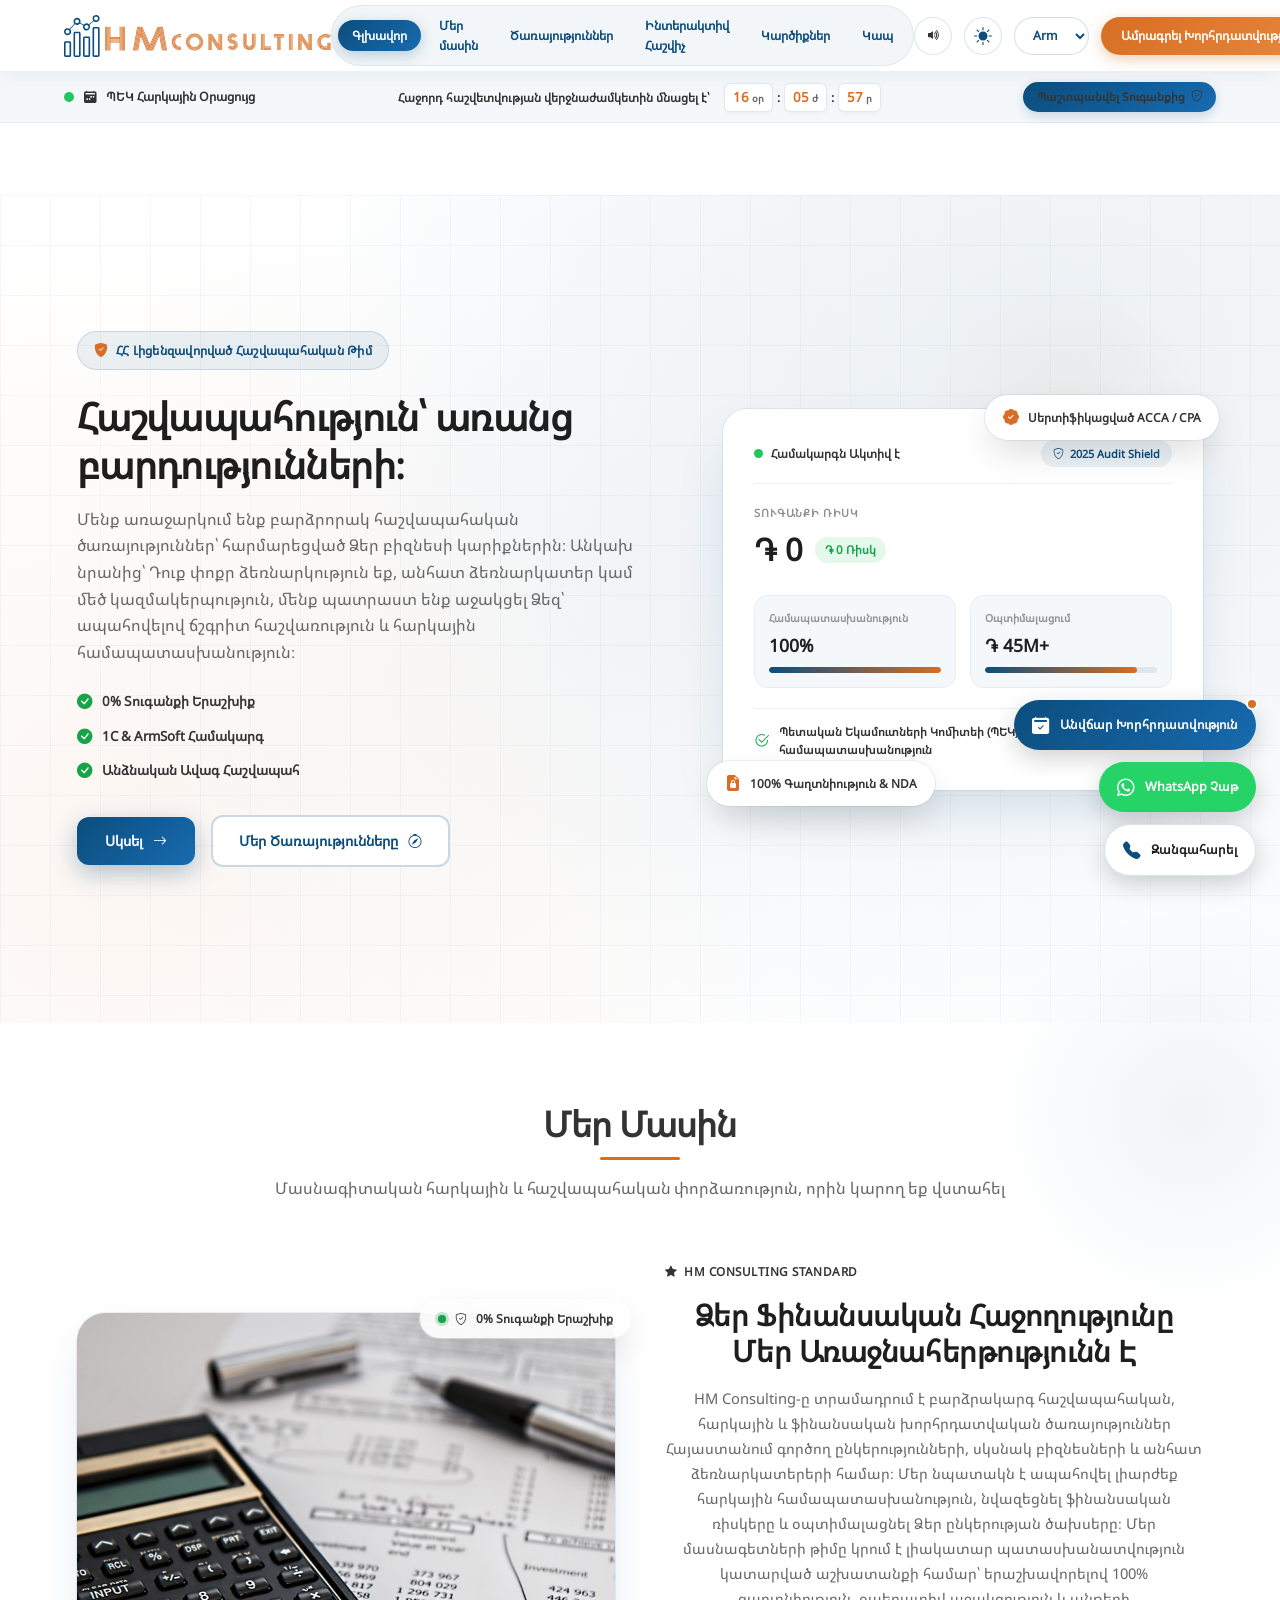
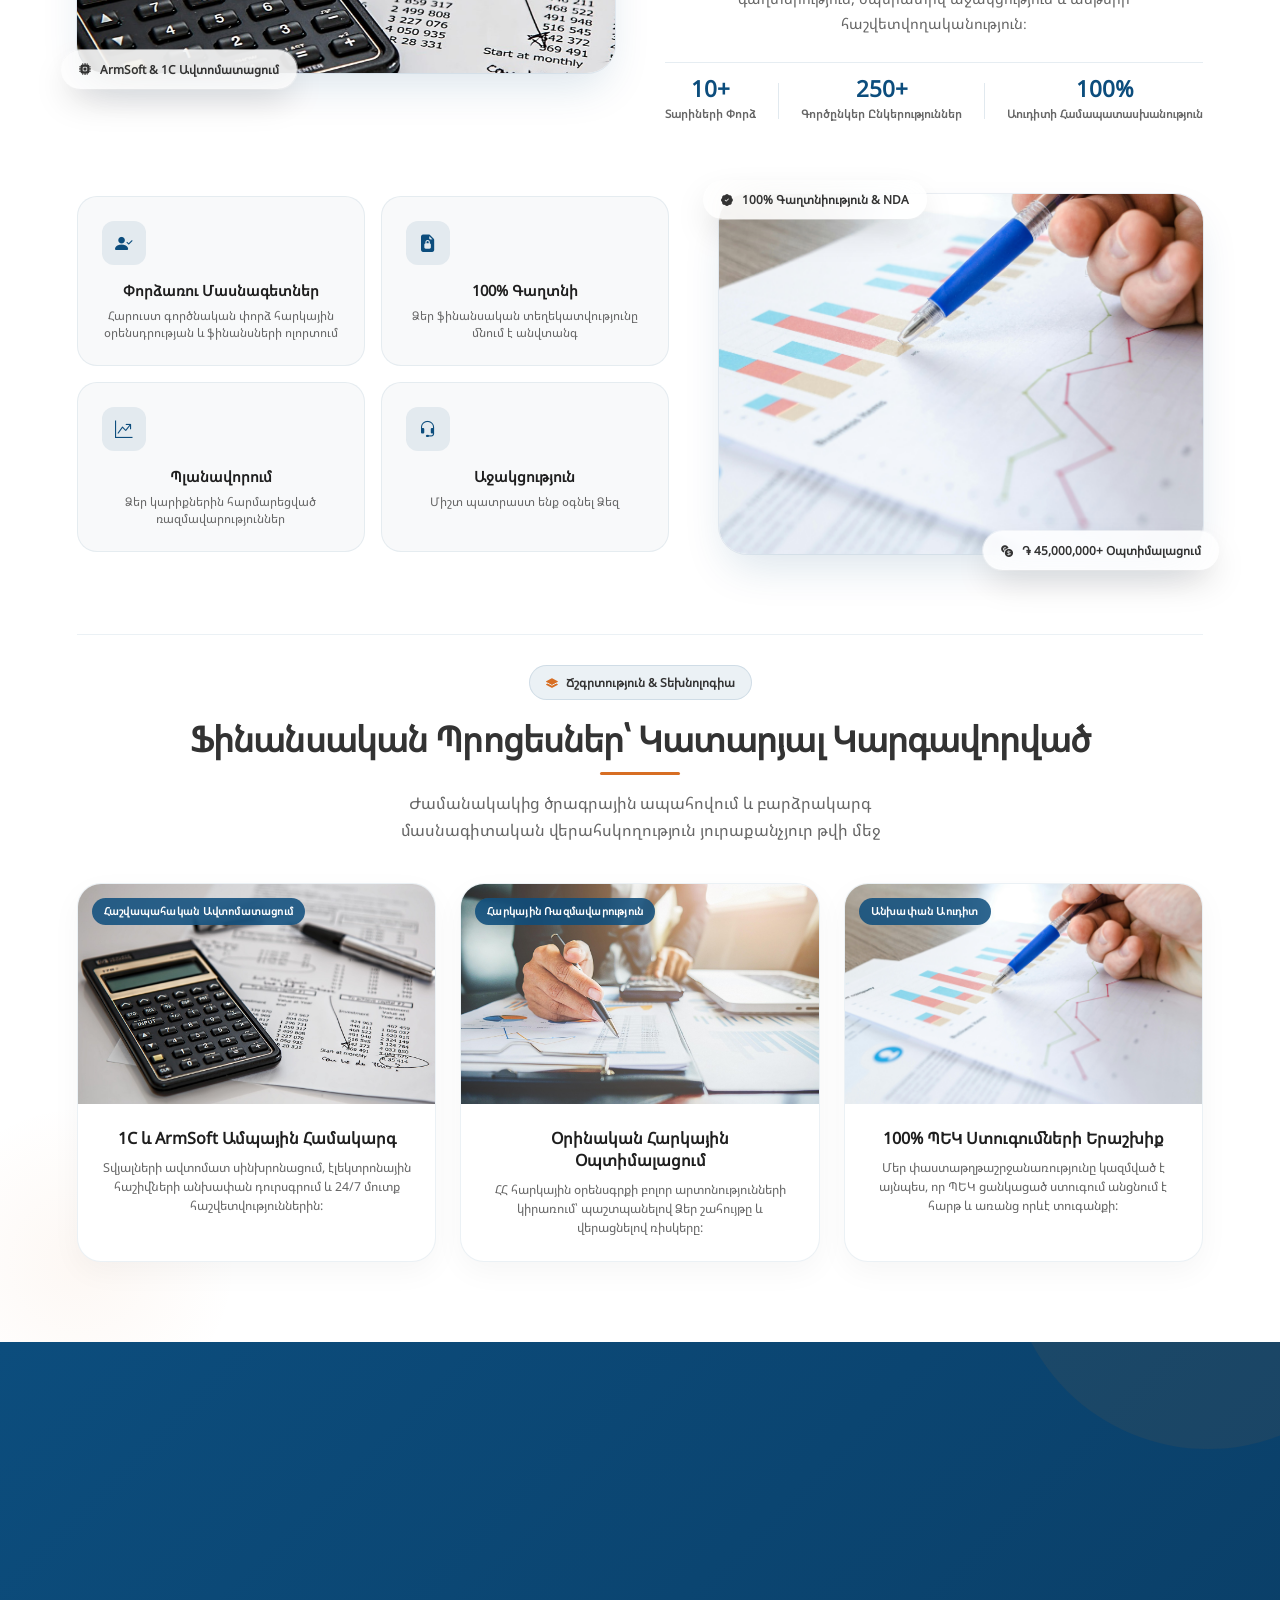
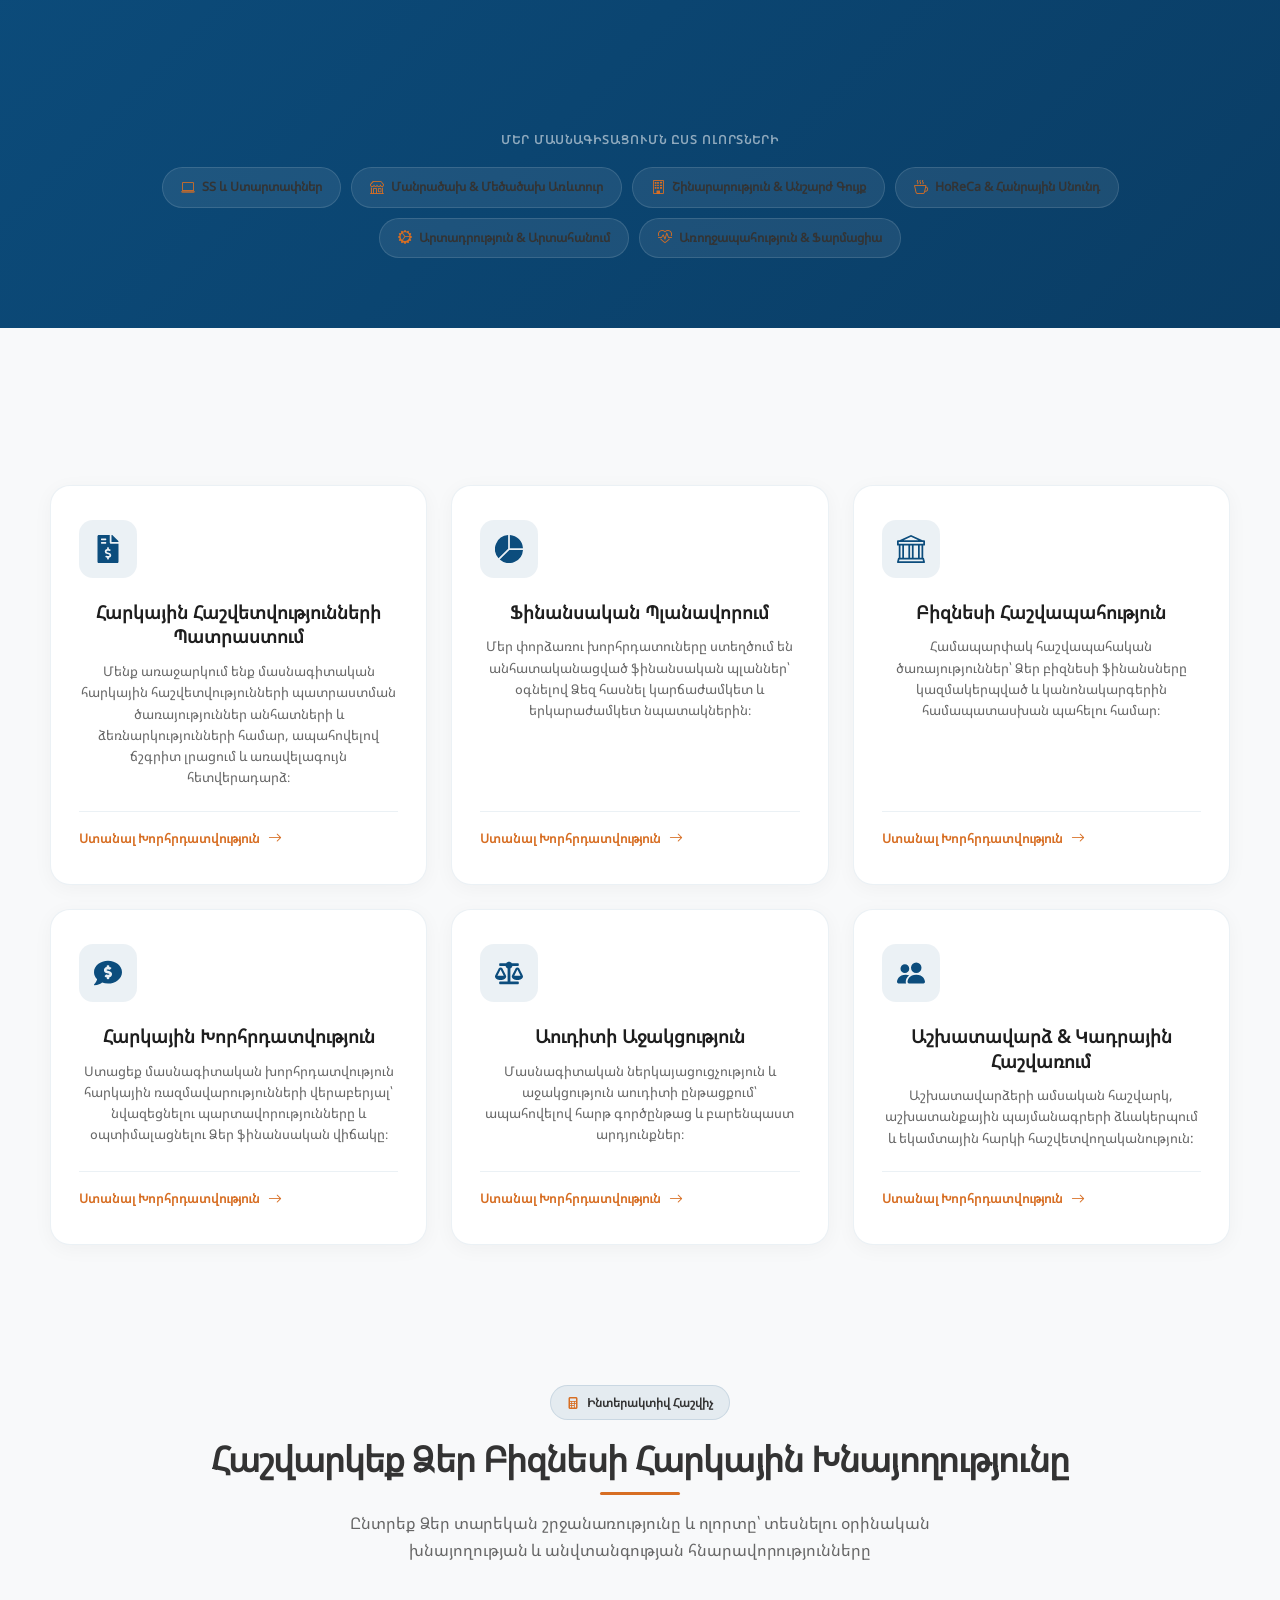
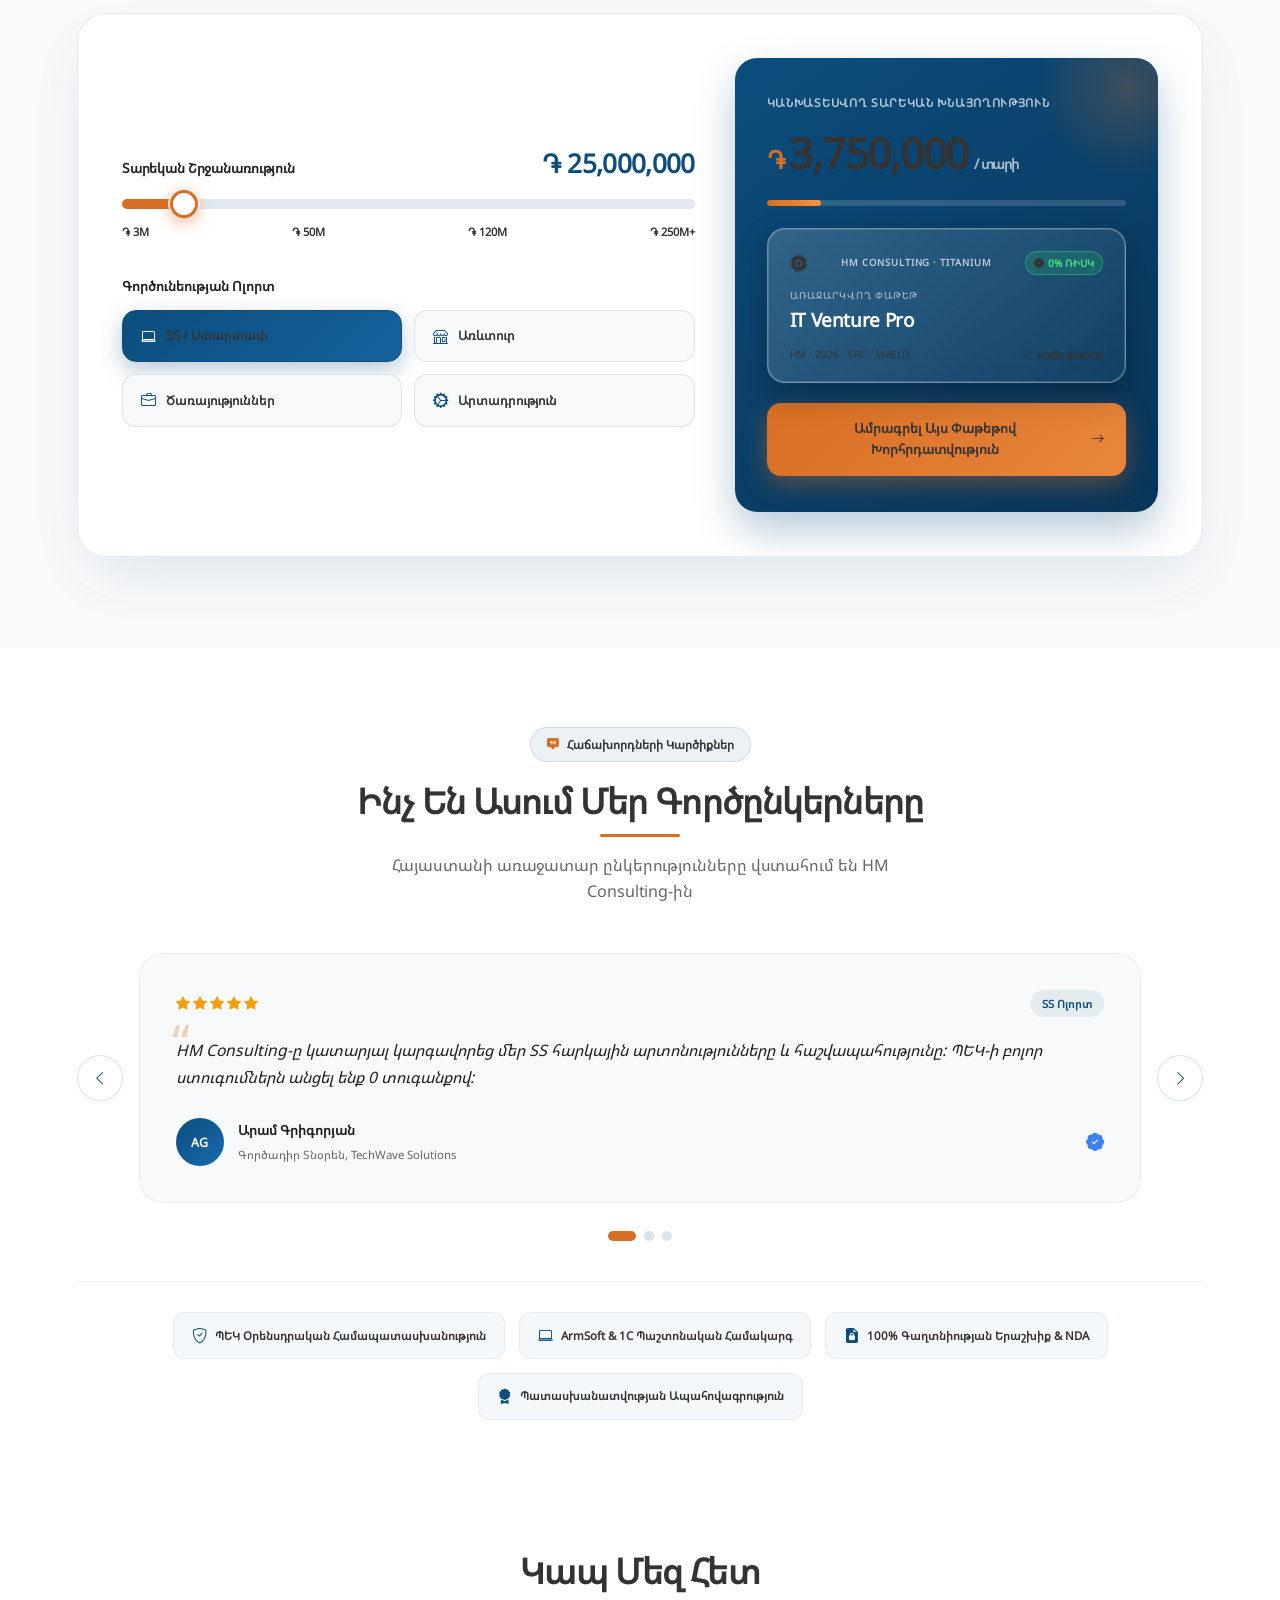
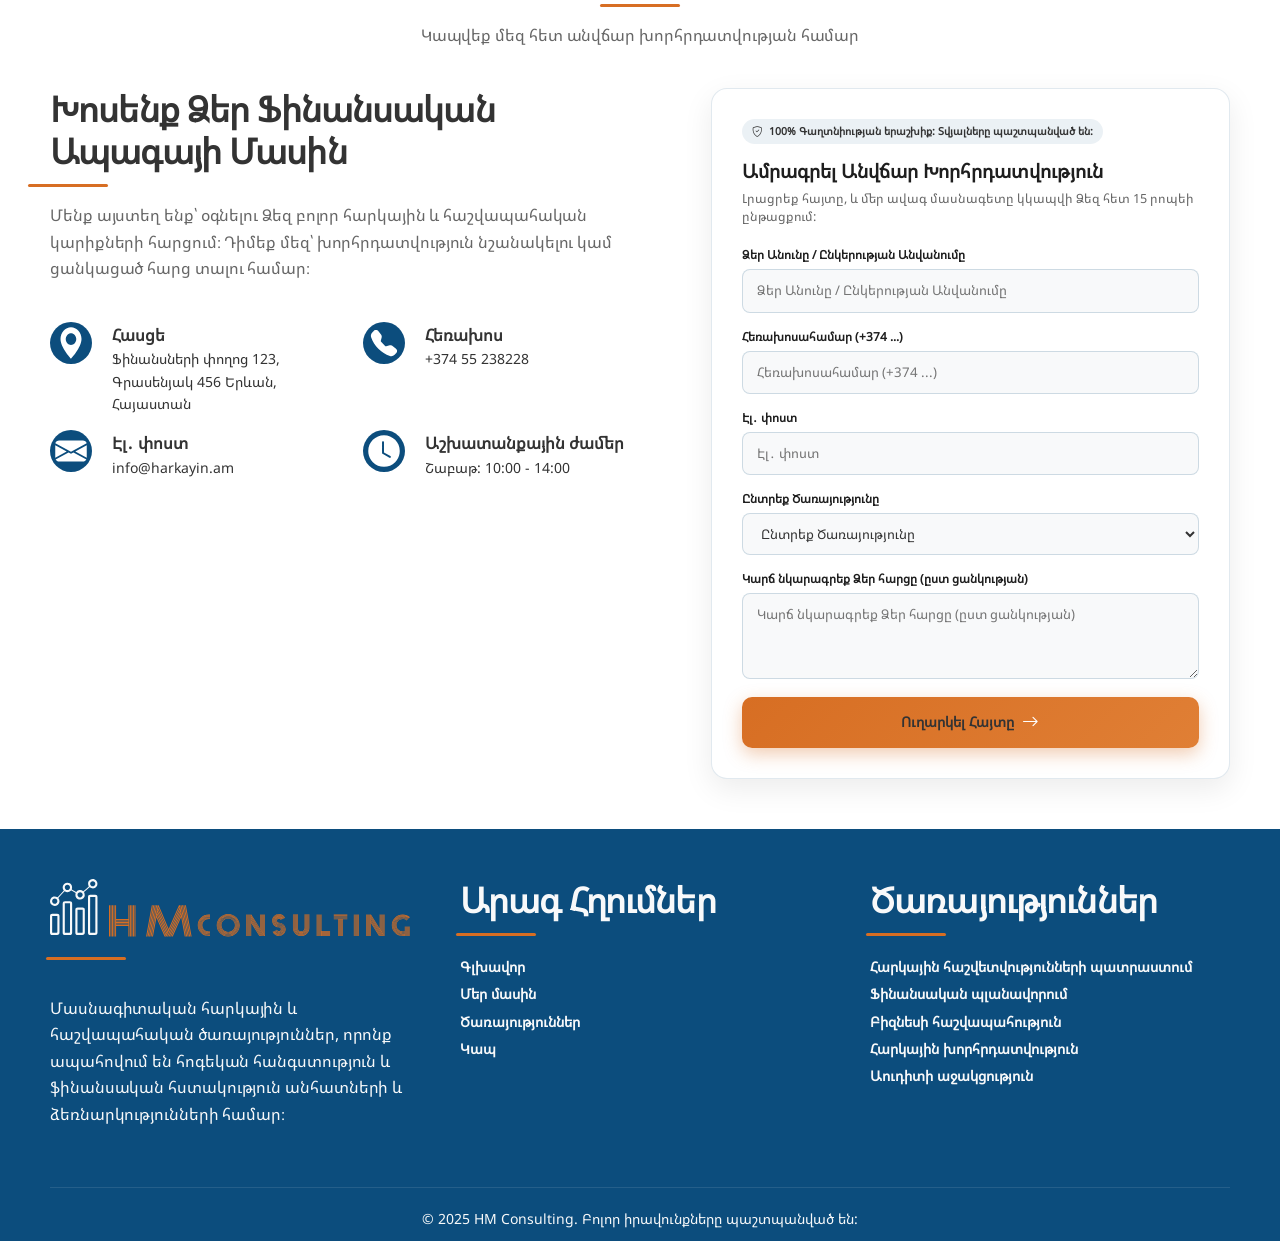
<file: hm/index.html>
<!DOCTYPE html>

<html lang="hy">

<head>
    <link href="https://cdn.jsdelivr.net/npm/bootstrap-icons@1.13.1/font/bootstrap-icons.min.css" rel="stylesheet" />
    <meta charset="utf-8" />
    <meta content="width=device-width, initial-scale=1.0" name="viewport" />
    <title>HM Consulting</title>
    <link href="./images/logo.svg" rel="icon" type="image/svg+xml" />
    <link href="./style.css?v=2.3" rel="stylesheet" />
    <script defer="" src="app.js?v=2.3"></script>
</head>

<body>
    <div id="scrollProgressBar" class="scroll-progress-bar" aria-hidden="true"></div>
    <header id="header">
        <div id="logo">
            <a href="./index.html">
                <svg fill="none" height="75" viewbox="0 0 1170 184" xmlns="http://www.w3.org/2000/svg">
                    <path
                        d="M183.246 155.343H180V52H183.246V155.343ZM188.26 155.343H185.014V52H188.26V155.343ZM193.26 155.343H190.014V52H193.26V155.343ZM198.26 155.343H195.014V52H198.26V155.343ZM243.798 97.4618V52.0008H247.044V155.358H243.798V120.385H203.271V155.345H200.026V52.0019H203.271V97.4629L243.798 97.4618ZM243.798 100.659H203.271V102.401H243.798V100.659ZM203.273 107.324H243.799V105.583H203.273V107.324ZM243.798 110.522H203.271V112.263H243.798V110.522ZM203.273 117.187H243.799V115.446H203.273V117.187ZM252.044 155.343H248.798V52H252.044V155.343ZM257.059 155.343H253.813V52H257.059V155.343ZM262.059 155.343H258.813V52H262.059V155.343ZM267.073 155.343H263.827V52H267.073V155.343ZM335.275 52.0008H338.576L319.819 155.343H316.518L335.275 52.0008ZM330.481 52.0008H333.768L314.998 155.343H311.711L330.481 52.0008ZM325.662 52.0008H328.963L310.206 155.343H306.905L325.662 52.0008ZM320.868 52.0008H324.155L305.398 155.343H302.097L320.868 52.0008ZM410.235 52.0008L410.235 52.0282H413.729L432.486 155.371H429.185L417.5 91.0423L389.696 155.371H386.173L416.464 85.3015L415.981 82.6624L384.544 155.371H381.022L414.931 76.9215L414.448 74.2825L379.392 155.371H375.87L413.397 68.5453L412.927 65.92L374.251 155.374H370.729L411.875 60.168L411.392 57.5289L369.097 155.364H362.84L336.072 92.3548L324.635 155.364H321.334L340.091 52.021H343.392L343.379 52.089L376.225 130.686L410.235 52.0008ZM365.952 154.432L366.656 152.786L337.595 83.8732L337.111 86.5394L365.952 154.432ZM368.436 148.678L369.251 146.801L339.126 75.3856L338.642 78.0517L368.436 148.678ZM371.034 142.678L371.849 140.801L340.674 66.8948L340.19 69.561L371.034 142.678ZM373.631 136.679L374.432 134.816L342.305 57.9333L341.739 61.0755L373.631 136.679ZM415.179 52.0008H418.48L437.237 155.343H433.949L415.179 52.0008ZM419.987 52.0008H423.288L442.045 155.343H438.744L419.987 52.0008ZM424.791 52.0008H428.079L446.849 155.343H443.548L424.791 52.0008ZM432.884 52.0008L451.654 155.343H448.353L429.596 52.0008H432.884Z"
                        fill="#D76E23"></path>
                    <path
                        d="M24.947 60.2623C31.7587 52.8867 38.5269 45.5544 45.382 38.092C42.5185 34.274 41.0433 30.1089 41.8243 25.3364C42.3883 21.7787 43.9936 18.7851 46.6402 16.3554C51.673 11.6697 59.2222 10.8454 65.1227 14.3597C71.8042 18.3078 74.0169 25.0761 71.5873 34.1872C76.4032 37.0073 81.219 39.8274 86.2518 42.7343C89.1587 39.22 92.7598 36.9639 97.3153 36.5301C101.871 36.0962 105.862 37.5279 109.42 40.5216C115.538 35.1851 121.568 29.892 127.556 24.6856C123.304 14.4464 124.996 6.85384 132.415 2.29828C139.01 -1.73665 147.383 -0.348282 152.416 5.59564C157.319 11.3226 157.275 19.9999 152.329 25.7269C146.646 32.2782 138.749 32.8422 129.812 27.2454C123.824 32.4951 117.794 37.7449 111.806 42.9946C115.755 52.5396 114.843 58.874 108.856 63.9936C103.78 68.3322 96.4042 68.8962 90.6772 65.3819C84.2127 61.4338 82.1735 55.056 84.4296 45.6846C79.8741 43.038 75.2751 40.3047 70.6328 37.7015C70.2857 37.4846 69.5047 37.5713 69.201 37.875C60.9143 44.5999 56.9661 45.1205 47.855 40.5216C41.0867 47.8539 34.2751 55.2295 27.42 62.692C30.5005 66.7703 31.9322 71.2391 30.8042 76.3153C29.9798 80.0899 27.9841 83.1269 24.947 85.4264C18.8296 90.1121 10.1957 89.5047 4.72902 84.1248C-0.867811 78.6581 -1.56199 70.0242 3.08034 63.7332C8.02637 56.9216 16.0095 55.62 24.947 60.2623ZM149.075 15.6613C149.119 11.0189 145.301 7.11416 140.615 7.02739C135.973 6.984 132.024 10.802 131.938 15.4443C131.851 20.1734 135.799 24.2083 140.528 24.2083C145.17 24.2083 149.032 20.347 149.075 15.6613ZM65.7735 27.766C65.7735 23.1237 61.9121 19.2189 57.2264 19.2189C52.5841 19.2189 48.6793 23.0369 48.6359 27.7226C48.5925 32.4517 52.5841 36.4433 57.2698 36.3999C61.9555 36.3131 65.7735 32.4084 65.7735 27.766ZM90.3301 51.8888C90.2434 56.5311 94.018 60.5227 98.6603 60.6528C103.346 60.783 107.381 56.8782 107.468 52.1057C107.511 47.4634 103.693 43.5586 99.0074 43.4719C94.3217 43.4285 90.3735 47.2465 90.3301 51.8888ZM24.1227 72.8877C24.1227 68.2454 20.2613 64.3407 15.5756 64.3407C10.9333 64.2973 7.02849 68.1586 6.9851 72.801C6.94172 77.5301 10.9333 81.5216 15.619 81.4782C20.3047 81.4348 24.1227 77.5301 24.1227 72.8877Z"
                        fill="#0C4D7D"></path>
                    <path
                        d="M156.104 118.053C156.104 137.273 156.104 156.537 156.104 175.757C156.104 181.397 153.501 183.957 147.904 183.957C142.784 183.957 137.621 183.957 132.502 183.957C127.729 183.957 124.952 181.137 124.952 176.407C124.952 137.49 124.952 98.6158 124.952 59.6983C124.952 54.9258 127.773 52.1491 132.502 52.1491C137.838 52.1057 143.218 52.1057 148.555 52.1491C153.327 52.1491 156.104 54.9692 156.104 59.6983C156.147 79.1354 156.104 98.6158 156.104 118.053ZM132.068 59.2645C132.068 62.3449 132.068 65.165 132.068 67.9417C132.024 83.1269 131.981 98.3121 131.981 113.454C131.981 133.889 132.024 154.367 131.981 174.802C131.981 176.407 132.415 176.928 134.064 176.885C138.402 176.798 142.741 176.755 147.079 176.885C148.772 176.928 149.119 176.321 149.119 174.759C149.075 140.006 149.119 105.211 149.119 70.4581C149.119 66.7269 149.119 62.9957 149.119 59.1777C143.305 59.2645 137.751 59.2645 132.068 59.2645Z"
                        fill="#0C4D7D"></path>
                    <path
                        d="M41.6508 128.249C41.6508 112.543 41.6508 96.8804 41.6508 81.1745C41.6508 75.5343 44.254 72.9745 49.8508 72.9745C54.9704 72.9745 60.1334 72.9745 65.253 72.9745C70.0255 73.0179 72.8022 75.7946 72.8022 80.5237C72.8022 112.499 72.8022 144.432 72.8022 176.407C72.8022 181.18 69.9821 183.957 65.253 183.957C59.9165 183.957 54.5366 183.957 49.2 183.957C44.4275 183.957 41.6508 181.136 41.6508 176.407C41.6074 160.354 41.6508 144.302 41.6508 128.249ZM48.636 80.0899C48.636 84.3851 48.636 88.5068 48.636 92.6285C48.636 109.462 48.636 126.296 48.636 143.13C48.636 153.673 48.7228 164.216 48.636 174.802C48.636 176.581 49.2 177.015 50.8921 176.971C55.0138 176.885 59.1355 176.841 63.2572 176.971C65.2096 177.058 65.817 176.494 65.817 174.455C65.7736 146.775 65.817 119.094 65.817 91.4137C65.817 87.6825 65.817 83.9512 65.817 80.0899C60.0466 80.0899 54.4932 80.0899 48.636 80.0899Z"
                        fill="#0C4D7D"></path>
                    <path
                        d="M114.453 139.095C114.453 151.374 114.453 163.695 114.453 175.974C114.453 181.31 111.806 183.957 106.47 184C101.264 184 96.0572 184 90.8509 184C86.0784 184 83.3017 181.18 83.3017 176.451C83.3017 151.417 83.3017 126.426 83.3017 101.393C83.3017 96.6201 86.1218 93.8433 90.8509 93.8433C96.1874 93.7999 101.567 93.7999 106.904 93.8433C111.676 93.8433 114.453 96.6634 114.453 101.393C114.496 113.931 114.453 126.513 114.453 139.095ZM90.417 100.915C90.417 104.299 90.417 107.38 90.417 110.504C90.417 132.023 90.417 153.586 90.3302 175.106C90.3302 176.538 90.8075 176.971 92.1958 176.928C96.4477 176.841 100.743 176.798 104.995 176.928C106.86 176.971 107.468 176.538 107.468 174.542C107.424 153.803 107.468 133.065 107.468 112.326C107.468 108.508 107.468 104.733 107.468 100.872C101.611 100.915 96.1006 100.915 90.417 100.915Z"
                        fill="#0C4D7D"></path>
                    <path
                        d="M31.1513 149.291C31.1513 158.272 31.1513 167.21 31.1513 176.19C31.1513 181.223 28.418 183.957 23.3852 183.957C18.0921 183.957 12.8423 183.957 7.54921 183.957C2.77672 183.957 0 181.136 0 176.407C0 158.315 0 140.267 0 122.175C0 117.402 2.82011 114.625 7.54921 114.625C12.8857 114.582 18.2656 114.582 23.6021 114.625C28.3746 114.625 31.1513 117.445 31.1513 122.175C31.1947 131.199 31.1513 140.267 31.1513 149.291ZM7.11535 121.741C7.11535 124.995 7.11535 127.988 7.11535 131.025C7.11535 145.69 7.11535 160.354 7.02858 175.019C7.02858 176.581 7.5926 176.971 9.06773 176.928C13.3196 176.841 17.6148 176.841 21.8667 176.928C23.6455 176.971 24.2095 176.451 24.2095 174.629C24.1662 160.745 24.2095 146.905 24.2095 133.021C24.2095 129.29 24.2095 125.559 24.2095 121.697C18.3524 121.741 12.8423 121.741 7.11535 121.741Z"
                        fill="#0C4D7D"></path>
                    <path
                        d="M484.907 118.138C484.907 105.649 495.231 95.4822 507.911 95.4822H512.349V97.6723H507.911C496.451 97.6723 487.131 106.852 487.131 118.137C487.131 129.423 496.452 138.603 507.911 138.603H512.349V140.793H507.911C495.23 140.793 484.907 130.625 484.907 118.138ZM481.68 118.138C481.68 103.897 493.452 92.3028 507.91 92.3028H512.348V94.4929H507.91C494.672 94.4929 483.902 105.098 483.902 118.137C483.902 131.176 494.671 141.781 507.91 141.781H512.348V143.971H507.91C493.441 143.971 481.68 132.377 481.68 118.138ZM478.454 118.138C478.454 102.145 491.673 89.127 507.911 89.127H512.349V91.3171H507.911C492.893 91.3171 480.676 103.349 480.676 118.139C480.676 132.93 492.892 144.962 507.911 144.962H512.349V147.152H507.911C491.663 147.152 478.454 134.131 478.454 118.138ZM475.227 118.138C475.227 100.384 489.894 85.9486 507.911 85.9486H512.349V88.1387H507.911C491.115 88.1387 477.449 101.596 477.449 118.139C477.449 134.683 491.113 148.14 507.911 148.14H512.349V150.33H507.911C489.894 150.33 475.227 135.895 475.227 118.141V118.138ZM507.911 82.7703L512.35 82.7705V84.9605H507.911C489.336 84.9605 474.224 99.8439 474.224 118.137C474.224 136.43 489.337 151.314 507.911 151.314H512.35V153.504H507.911C488.115 153.504 472 137.633 472 118.136C472 98.6403 488.106 82.7703 507.911 82.7703ZM572.094 81C592.903 81 609.831 97.6633 609.831 118.165C609.831 138.659 592.902 155.331 572.094 155.331C551.286 155.331 534.357 138.658 534.357 118.165C534.357 97.6724 551.286 81 572.094 81ZM572.094 153.131C591.673 153.131 607.607 137.438 607.607 118.157C607.607 98.8758 591.672 83.1821 572.094 83.1821C552.517 83.1821 536.581 98.8667 536.581 118.157C536.581 137.447 552.517 153.131 572.094 153.131ZM572.094 84.2797C591.067 84.2797 606.501 99.4801 606.491 118.155C606.491 136.831 591.056 152.031 572.094 152.031C553.132 152.031 537.697 136.84 537.697 118.155C537.697 99.4791 553.121 84.2797 572.094 84.2797ZM572.094 149.851C589.837 149.851 604.277 135.629 604.269 118.164C604.269 100.68 589.839 86.4686 572.094 86.4686C554.349 86.4686 539.911 100.69 539.911 118.164C539.911 135.637 554.352 149.851 572.094 149.851ZM572.094 87.5593C589.231 87.5593 603.161 101.287 603.161 118.155C603.161 135.024 589.222 148.751 572.094 148.751C554.966 148.751 541.027 135.024 541.027 118.155C541.027 101.287 554.966 87.5593 572.094 87.5593ZM572.094 146.561C588.001 146.561 600.936 133.821 600.936 118.156C600.936 102.491 588 89.7508 572.094 89.7508C556.188 89.7508 543.252 102.491 543.252 118.156C543.252 133.821 556.188 146.561 572.094 146.561ZM572.094 90.8415C587.386 90.8415 599.831 103.097 599.831 118.158C599.831 133.218 587.386 145.474 572.094 145.474C556.802 145.474 544.358 133.218 544.358 118.158C544.358 103.097 556.802 90.8415 572.094 90.8415ZM572.094 143.281C586.165 143.281 597.606 132.014 597.606 118.156C597.606 104.298 586.165 93.0307 572.094 93.0307C558.023 93.0307 546.582 104.298 546.582 118.156C546.582 132.014 558.023 143.281 572.094 143.281ZM572.094 94.1288C585.55 94.1288 596.499 104.902 596.49 118.155C596.49 131.398 585.55 142.181 572.094 142.181C558.638 142.181 547.689 131.407 547.689 118.155C547.689 104.911 558.638 94.1288 572.094 94.1288ZM572.094 140.001C584.329 140.001 594.275 130.206 594.275 118.156C594.275 106.106 584.32 96.3109 572.094 96.3109C559.868 96.3109 549.913 106.106 549.913 118.156C549.913 130.206 559.868 140.001 572.094 140.001ZM634.013 153.504H631.79V82.8077H634.013V153.504ZM637.448 153.504H635.225V82.8077H637.448V153.504ZM640.874 153.504H638.65V82.8077H640.874V153.504ZM644.309 153.504H642.085V82.8077H644.309V153.504ZM690.441 82.8057L692.665 82.8056V153.502H689.921L647.735 86.607V88.5455L647.754 88.5362L688.718 153.501H686.106L647.734 92.6541V94.5553L684.903 153.501H682.291L647.732 98.7011V100.602L681.09 153.5H678.469L647.734 104.751V106.652L677.276 153.502H674.655L647.734 110.8V153.502H645.51V107.277L645.491 107.24L645.51 107.231V82.8045H647.951L676.719 128.424V82.8045H678.943V131.946L680.154 133.857V82.8054H682.368V137.39L683.579 139.3V82.8063H685.803V142.823L687.005 144.743V82.8064H689.229V148.266L690.44 150.176L690.441 82.8057ZM738.958 109.61C751.175 109.704 761.091 119.508 761.091 131.558C761.091 143.654 751.099 153.505 738.807 153.505C729.637 153.505 721.527 148.09 718.121 139.693L719.9 138.882L720.137 138.789C723.174 146.394 730.508 151.314 738.798 151.314C749.859 151.314 758.859 142.451 758.859 131.557C758.859 120.663 749.86 111.8 738.798 111.8V111.772C734.029 111.688 730.168 107.849 730.168 103.124C730.168 98.3521 734.114 94.4659 738.959 94.4659C742.545 94.4659 745.63 96.5627 746.993 99.6009L744.977 100.523C743.965 98.2402 741.656 96.6558 738.959 96.6558C735.344 96.6558 732.391 99.5634 732.391 103.133C732.391 106.702 735.333 109.61 738.958 109.61ZM729.013 103.132C729.013 108.537 733.479 112.927 738.958 112.936C749.32 113.02 757.714 121.342 757.714 131.557C757.714 141.827 749.226 150.186 738.798 150.186C731 150.186 723.998 145.424 721.178 138.294L723.193 137.372C725.654 143.737 731.871 147.996 738.797 147.996C748.005 147.996 755.49 140.624 755.49 131.557C755.49 122.489 748.004 115.117 738.797 115.117V115.108C732.164 115.024 726.789 109.684 726.789 103.132C726.789 96.5247 732.249 91.147 738.959 91.147C743.794 91.147 748.1 93.9987 750.04 98.2111L748.024 99.1337C746.454 95.6854 742.915 93.3369 738.959 93.3369C733.471 93.3369 729.013 97.7266 729.013 103.132ZM753.096 96.8235L751.08 97.7554C748.951 93.1329 744.201 90.0295 738.958 90.0295C731.615 90.0295 725.644 95.9101 725.644 103.142C725.644 110.374 731.615 116.255 738.958 116.255C747.446 116.339 754.335 123.161 754.335 131.548C754.335 139.983 747.37 146.851 738.797 146.851C732.324 146.851 726.494 142.797 724.252 136.879L726.277 135.957C728.151 141.111 733.195 144.661 738.796 144.661C746.14 144.661 752.111 138.781 752.111 131.549C752.111 124.317 746.14 118.436 738.796 118.436V118.427C730.308 118.343 723.42 111.521 723.42 103.133C723.42 94.6989 730.384 87.8303 738.958 87.8303C745.071 87.8303 750.608 91.4463 753.096 96.8235ZM756.172 95.4255L754.146 96.3388C751.459 90.5141 745.516 86.693 738.949 86.693C729.741 86.693 722.256 94.0648 722.256 103.132C722.256 112.2 729.742 119.572 738.949 119.572V119.581C745.582 119.665 750.957 125.005 750.957 131.557C750.957 138.164 745.497 143.542 738.787 143.542C733.592 143.542 728.993 140.234 727.309 135.49L729.334 134.567C730.649 138.556 734.472 141.352 738.797 141.352C744.285 141.352 748.742 136.963 748.742 131.557C748.742 126.152 744.285 121.762 738.797 121.762C728.435 121.678 720.041 113.356 720.041 103.142C720.041 92.8716 728.529 84.5121 738.957 84.5121C746.395 84.5121 753.116 88.8365 756.172 95.4255ZM738.797 125.079C726.59 124.995 716.673 115.182 716.673 103.141C716.673 91.0355 726.666 81.194 738.958 81.194C747.777 81.194 755.593 86.1986 759.218 94.0361L757.203 94.9587C753.938 87.8947 746.897 83.3839 738.958 83.3839C727.896 83.3839 718.897 92.2466 718.897 103.141C718.897 114.035 727.896 122.898 738.958 122.898V122.907C743.727 122.991 747.588 126.831 747.588 131.556C747.588 136.327 743.652 140.214 738.797 140.214C734.832 140.214 731.492 137.651 730.394 134.081L732.429 133.15C733.148 135.973 735.722 138.024 738.797 138.024C742.422 138.024 745.374 135.125 745.374 131.556C745.374 127.987 742.422 125.079 738.797 125.079ZM836.681 81.6787H838.905V127.017C838.905 141.63 826.839 153.512 812.001 153.512C797.164 153.512 785.098 141.63 785.098 127.017V81.6787H787.322V127.017C787.322 140.418 798.394 151.322 812.001 151.322C825.609 151.322 836.681 140.418 836.681 127.017V81.6787ZM812.002 150.224C799.01 150.224 788.43 139.814 788.43 127.018V81.6802H790.654V127.018C790.654 138.611 800.221 148.043 811.993 148.043C823.764 148.043 833.34 138.611 833.34 127.018V81.6802H835.564V127.018C835.564 139.814 824.994 150.224 812.002 150.224ZM812.002 146.943C800.846 146.943 791.77 137.997 791.77 127.018V81.68H793.994V127.018C793.994 136.794 802.075 144.753 812.002 144.753C821.928 144.753 830.01 136.794 830.01 127.018V81.68H832.233V127.018C832.233 138.005 823.159 146.943 812.002 146.943ZM812.002 143.653C802.681 143.653 795.101 136.188 795.101 127.018V81.6805H797.325V127.018C797.325 134.987 803.911 141.473 812.002 141.473C820.093 141.473 826.679 134.987 826.679 127.018V81.6805H828.903V127.011C828.903 136.19 821.323 143.656 812.002 143.656L812.002 143.653ZM812.002 140.373C804.517 140.373 798.432 134.381 798.432 127.019V81.6808H800.656V127.019C800.656 133.179 805.747 138.192 812.002 138.192C818.256 138.192 823.347 133.178 823.347 127.019V81.6808H825.571V127.011C825.571 134.383 819.487 140.373 812.002 140.373ZM865.221 153.504H862.997V82.7039H865.221V153.504ZM868.646 153.504H866.423V82.7039H868.646V153.504ZM872.072 153.504H869.848V82.7039H872.072V153.504ZM875.507 153.504H873.283V82.7039H875.507V153.504ZM907.105 139.972L878.934 139.972V141.165H907.105V143.346H878.934V144.539H907.105V146.729H878.934V147.913H907.105V150.103H878.934V151.295H907.105V153.486H878.934V153.504H876.71V82.7038H878.934V137.782H907.105V139.972ZM963.892 85.2294H919.273V83.0393H963.892V85.2294ZM963.892 88.6129H919.273V86.4228H963.892V88.6129ZM963.892 91.9863H919.273V89.7962H963.892V91.9863ZM963.892 95.3698H919.273V93.1797H963.892V95.3698ZM919.276 98.7431V96.5531H963.902V98.7431H949.556V153.505H947.342V98.7431H946.131V153.505H943.907V98.7431H942.705V153.505H940.481V98.7431H939.27V153.505H937.046V98.7431H935.845V153.505H933.621V98.7431H919.276ZM987.559 153.504H985.336V82.7039H987.559V153.504ZM990.994 153.504H988.771V82.7039H990.994V153.504ZM994.42 153.504H992.197V82.7039H994.42V153.504ZM997.855 153.504H995.631V82.7039H997.855V153.504ZM1001.28 153.504H999.056V82.7039H1001.28V153.504ZM1027.6 153.504H1025.37V82.8077H1027.6V153.504ZM1031.03 153.504H1028.81V82.8077H1031.03V153.504ZM1034.46 153.504H1032.23V82.8077H1034.46V153.504ZM1037.89 153.504H1035.67V82.8077H1037.89V153.504ZM1084.02 82.8057L1086.25 82.8056V153.502H1083.5L1041.32 86.607V88.5455L1041.34 88.5362L1082.3 153.501H1079.69L1041.32 92.6541V94.5553L1078.49 153.501H1075.87L1041.31 98.7011V100.602L1074.67 153.5H1072.05L1041.32 104.751V106.652L1070.86 153.502H1068.24L1041.32 110.8V153.502H1039.09V107.277L1039.07 107.24L1039.09 107.231V82.8045H1041.53L1070.3 128.424V82.8045H1072.52V131.946L1073.74 133.857V82.8054H1075.95V137.39L1077.16 139.3V82.8063H1079.39V142.823L1080.59 144.743V82.8064H1082.81V148.266L1084.02 150.176L1084.02 82.8057ZM1158.54 153.514H1156.31V122.059H1158.54V153.514ZM1161.9 153.514H1159.68V122.059H1161.9V153.514ZM1165.27 153.514H1163.05V122.059H1165.27V153.514ZM1168.63 153.514H1166.41V122.059H1168.63V153.514ZM1146.21 85.9182C1154.04 85.9182 1161.62 88.7043 1167.56 93.7927L1166.1 95.4422C1160.58 90.7266 1153.52 88.1264 1146.21 88.1264C1129.43 88.1264 1115.76 101.574 1115.76 118.117C1115.76 134.65 1129.43 148.108 1146.21 148.108H1152.96V147.073H1146.21C1129.99 147.073 1116.8 134.082 1116.8 118.108C1116.8 102.134 1129.99 89.1433 1146.21 89.1433C1153.18 89.1433 1159.94 91.5943 1165.23 96.0491L1163.79 97.7173C1158.88 93.5981 1152.65 91.3335 1146.2 91.3335C1131.21 91.3335 1119.02 103.346 1119.02 118.108C1119.02 132.87 1131.21 144.882 1146.2 144.882H1152.95V143.848H1146.2C1131.79 143.848 1120.07 132.301 1120.07 118.107C1120.07 103.912 1131.79 92.3656 1146.2 92.3656C1152.3 92.3656 1158.23 94.4718 1162.91 98.3113L1161.48 99.9889C1157.21 96.4754 1151.78 94.5464 1146.2 94.5464C1133.02 94.5464 1122.29 105.114 1122.29 118.097C1122.29 131.08 1133.01 141.648 1146.2 141.648H1152.95V140.613H1146.2C1133.59 140.613 1123.33 130.502 1123.33 118.089C1123.33 105.676 1133.59 95.5734 1146.2 95.5734C1151.42 95.5734 1156.53 97.3534 1160.57 100.587L1159.17 102.283C1155.47 99.3292 1150.98 97.7636 1146.2 97.7636C1134.82 97.7636 1125.56 106.887 1125.56 118.099C1125.56 129.311 1134.82 138.435 1146.2 138.435H1152.95V122.06H1155.17V153.505H1146.2C1126.38 153.505 1110.25 137.624 1110.25 118.099C1110.25 98.5743 1126.38 82.6941 1146.2 82.6941C1154.92 82.6941 1163.32 85.816 1169.88 91.4823L1168.41 93.1318C1162.26 87.8104 1154.38 84.884 1146.2 84.884C1127.61 84.884 1112.48 99.7856 1112.48 118.099C1112.48 136.412 1127.61 151.313 1146.2 151.313H1152.95V150.288H1146.2C1128.19 150.288 1113.53 135.843 1113.53 118.099C1113.53 100.355 1128.19 85.9182 1146.21 85.9182Z"
                        fill="#D76E23"></path>
                </svg>
            </a>
        </div>
        <ul>
            <li><a data-i18n="text_1" href="#main"></a></li>
            <li><a data-i18n="text_2" href="#aboutUs"></a></li>
            <li><a data-i18n="text_3" href="#services"></a></li>
            <li><a data-i18n="calc_badge" href="#calculatorSection"></a></li>
            <li><a data-i18n="nav_reviews" href="#reviews"></a></li>
            <li><a data-i18n="text_5" href="#contactUs"></a></li>
        </ul>
        <div class="header-actions">
            <button type="button" id="soundToggle" class="header-theme-btn" title="Audio Haptics" aria-label="Toggle Audio Haptics">
                <i class="bi bi-volume-up-fill" id="soundIcon"></i>
            </button>
            <button type="button" id="colorMode" class="header-theme-btn" title="Toggle Theme" aria-label="Toggle Theme">
                <svg class="bi bi-brightness-high-fill" fill="currentColor" height="20" viewbox="0 0 16 16" width="20"
                    xmlns="http://www.w3.org/2000/svg">
                    <path
                        d="M12 8a4 4 0 1 1-8 0 4 4 0 0 1 8 0M8 0a.5.5 0 0 1 .5.5v2a.5.5 0 0 1-1 0v-2A.5.5 0 0 1 8 0m0 13a.5.5 0 0 1 .5.5v2a.5.5 0 0 1-1 0v-2A.5.5 0 0 1 8 13m8-5a.5.5 0 0 1-.5.5h-2a.5.5 0 0 1 0-1h2a.5.5 0 0 1 .5.5M3 8a.5.5 0 0 1-.5.5h-2a.5.5 0 0 1 0-1h2A.5.5 0 0 1 3 8m10.657-5.657a.5.5 0 0 1 0 .707l-1.414 1.415a.5.5 0 1 1-.707-.708l1.414-1.414a.5.5 0 0 1 .707 0m-9.193 9.193a.5.5 0 0 1 0 .707L3.05 13.657a.5.5 0 0 1-.707-.707l1.414-1.414a.5.5 0 0 1 .707 0m9.193 2.121a.5.5 0 0 1-.707 0l-1.414-1.414a.5.5 0 0 1 .707-.707l1.414 1.414a.5.5 0 0 1 0 .707M4.464 4.465a.5.5 0 0 1-.707 0L2.343 3.05a.5.5 0 1 1 .707-.707l1.414 1.414a.5.5 0 0 1 0 .708">
                    </path>
                </svg>
            </button>
            <select name="languages" id="languages" onchange="changeLanguage(this.value)">
                <option value="hy" selected>Arm</option>
                <option value="en">Eng</option>
            </select>
            <button type="button" id="headerCtaBtn" class="header-consult-btn" data-i18n="header_consult"></button>
        </div>
    </header>

    <!-- Armenian Tax Pulse Live Status Banner (Feature 5) -->
    <div id="taxPulseBanner" class="tax-pulse-bar">
        <div class="tax-pulse-inner">
            <div class="pulse-beacon">
                <span class="beacon-glow"></span>
                <i class="bi bi-calendar2-week-fill text-orange"></i>
                <strong data-i18n="tax_pulse_title">ՊԵԿ Հարկային Օրացույց</strong>
            </div>
            <div class="pulse-info">
                <span data-i18n="tax_pulse_desc">Հաջորդ հաշվետվության վերջնաժամկետին մնացել է՝</span>
                <div class="countdown-group">
                    <span class="digit-box"><strong id="taxDays">--</strong><small data-i18n="unit_days">օր</small></span>
                    <span class="sep">:</span>
                    <span class="digit-box"><strong id="taxHours">--</strong><small data-i18n="unit_hours">ժ</small></span>
                    <span class="sep">:</span>
                    <span class="digit-box"><strong id="taxMins">--</strong><small data-i18n="unit_mins">ր</small></span>
                </div>
            </div>
            <button type="button" id="taxPulseBtn" class="pulse-cta-pill">
                <span data-i18n="tax_pulse_btn">Պաշտպանվել Տուգանքից</span>
                <i class="bi bi-shield-check"></i>
            </button>
        </div>
    </div>

    <section id="main">
        <div id="mText">
            <div class="hero-trust-badge">
                <i class="bi bi-shield-fill-check"></i>
                <span data-i18n="hero_badge"></span>
            </div>
            <h1 data-i18n="text_6"></h1>
            <p data-i18n="text_7"></p>
            <div class="hero-highlights">
                <div class="hl-item"><i class="bi bi-check-circle-fill"></i> <span data-i18n="hero_hl1"></span></div>
                <div class="hl-item"><i class="bi bi-check-circle-fill"></i> <span data-i18n="hero_hl2"></span></div>
                <div class="hl-item"><i class="bi bi-check-circle-fill"></i> <span data-i18n="hero_hl3"></span></div>
            </div>
            <div id="mBtns">
                <button id="start" class="btn-hero-primary">
                    <span data-i18n="text_8"></span>
                    <i class="bi bi-arrow-right"></i>
                </button>
                <button id="task" class="btn-hero-secondary">
                    <span data-i18n="text_9"></span>
                    <i class="bi bi-compass"></i>
                </button>
            </div>
        </div>

        <div id="mVisual" class="hero-visual">
            <div class="hero-glass-card">
                <div class="card-top-bar">
                    <div class="brand-tag">
                        <span class="live-dot"></span>
                        <span data-i18n="card_live_status"></span>
                    </div>
                    <span class="shield-tag"><i class="bi bi-shield-check"></i> 2025 Audit Shield</span>
                </div>
                <div class="card-hero-metric">
                    <span class="metric-label" data-i18n="card_stat1_title"></span>
                    <h2 class="metric-value">֏ 0 <span class="metric-pill" data-i18n="card_stat1_val"></span></h2>
                </div>
                <div class="card-metrics-grid">
                    <div class="metric-mini">
                        <span class="mini-label" data-i18n="card_stat2_title"></span>
                        <strong class="mini-val" data-i18n="card_stat2_val">100%</strong>
                        <div class="mini-bar"><div class="mini-bar-fill" style="width: 100%;"></div></div>
                    </div>
                    <div class="metric-mini">
                        <span class="mini-label" data-i18n="card_stat3_title"></span>
                        <strong class="mini-val" data-i18n="card_stat3_val">֏ 45M+</strong>
                        <div class="mini-bar"><div class="mini-bar-fill" style="width: 88%;"></div></div>
                    </div>
                </div>
                <div class="card-footer-pill">
                    <i class="bi bi-check2-circle"></i>
                    <span>Պետական Եկամուտների Կոմիտեի (ՊԵԿ) լիարժեք համապատասխանություն</span>
                </div>
            </div>
            <div class="hero-floating-pill pill-top">
                <i class="bi bi-patch-check-fill"></i>
                <span data-i18n="card_badge1"></span>
            </div>
            <div class="hero-floating-pill pill-bottom">
                <i class="bi bi-file-earmark-lock2-fill"></i>
                <span data-i18n="card_badge2"></span>
            </div>
        </div>
    </section>
    <section id="aboutUs">
        <div id="abD">
            <h1 class="hh hidden" data-i18n="text_10"></h1>
            <p class="pp hidden" data-i18n="text_11"></p>

            <div class="about-hero-grid">
                <!-- Parallax Image Card 1 -->
                <div class="scroll-pic-card card-tilt hidden-left" data-tilt>
                    <div class="scroll-pic-viewport">
                        <img src="./images/calculator-385506_1280.jpg" alt="Accounting precision" class="scroll-pic-img" data-parallax-speed="0.1" />
                        <div class="pic-shine"></div>
                    </div>
                    <div class="pic-floating-badge badge-top-right">
                        <span class="live-pulse-dot"></span>
                        <i class="bi bi-shield-check"></i>
                        <span>0% Տուգանքի Երաշխիք</span>
                    </div>
                    <div class="pic-floating-badge badge-bottom-left">
                        <i class="bi bi-cpu-fill"></i>
                        <span>ArmSoft &amp; 1C Ավտոմատացում</span>
                    </div>
                </div>

                <!-- Text narrative -->
                <div class="about-story-content hidden-right">
                    <div class="story-tag">
                        <i class="bi bi-star-fill"></i>
                        <span>HM Consulting Standard</span>
                    </div>
                    <h2 data-i18n="text_12"></h2>
                    <p data-i18n="text_13"></p>
                    <div class="story-stats-strip">
                        <div class="story-stat">
                            <strong>10+</strong>
                            <span data-i18n="stat_exp_title"></span>
                        </div>
                        <div class="story-stat-divider"></div>
                        <div class="story-stat">
                            <strong>250+</strong>
                            <span data-i18n="stat_clients_title"></span>
                        </div>
                        <div class="story-stat-divider"></div>
                        <div class="story-stat">
                            <strong>100%</strong>
                            <span data-i18n="stat_audit_title"></span>
                        </div>
                    </div>
                </div>
            </div>

            <div class="about-secondary-grid">
                <!-- Bento values -->
                <div class="bento-values-grid">
                    <div class="bento-card hidden stagger-1">
                        <div class="bento-icon-box">
                            <i class="bi bi-person-check-fill"></i>
                        </div>
                        <div class="bento-text">
                            <h3 data-i18n="text_14"></h3>
                            <p data-i18n="text_15"></p>
                        </div>
                    </div>
                    <div class="bento-card hidden stagger-2">
                        <div class="bento-icon-box">
                            <i class="bi bi-file-earmark-lock2-fill"></i>
                        </div>
                        <div class="bento-text">
                            <h3 data-i18n="text_16"></h3>
                            <p data-i18n="text_17"></p>
                        </div>
                    </div>
                    <div class="bento-card hidden stagger-3">
                        <div class="bento-icon-box">
                            <i class="bi bi-graph-up-arrow"></i>
                        </div>
                        <div class="bento-text">
                            <h3 data-i18n="text_19"></h3>
                            <p data-i18n="text_20"></p>
                        </div>
                    </div>
                    <div class="bento-card hidden stagger-4">
                        <div class="bento-icon-box">
                            <i class="bi bi-headset"></i>
                        </div>
                        <div class="bento-text">
                            <h3 data-i18n="text_21"></h3>
                            <p data-i18n="text_22"></p>
                        </div>
                    </div>
                </div>

                <!-- Parallax Image Card 2 -->
                <div class="scroll-pic-card card-tilt hidden-right" data-tilt>
                    <div class="scroll-pic-viewport">
                        <img src="./images/pexels-goumbik-590022.jpg" alt="Financial Analytics" class="scroll-pic-img" data-parallax-speed="0.15" />
                        <div class="pic-shine"></div>
                    </div>
                    <div class="pic-floating-badge badge-top-left">
                        <i class="bi bi-patch-check-fill text-blue"></i>
                        <span>100% Գաղտնիություն &amp; NDA</span>
                    </div>
                    <div class="pic-floating-badge badge-bottom-right">
                        <i class="bi bi-currency-exchange text-orange"></i>
                        <span>֏ 45,000,000+ Օպտիմալացում</span>
                    </div>
                </div>
            </div>

            <!-- Apple-Style Dynamic Showcase Cards (Scroll Pics Showcase) -->
            <div class="scroll-showcase-section">
                <div class="showcase-header hidden">
                    <span class="section-tag"><i class="bi bi-layers-fill"></i> <span data-i18n="showcase_badge"></span></span>
                    <h2 class="hh" data-i18n="showcase_title"></h2>
                    <p class="pp" data-i18n="showcase_subtitle"></p>
                </div>
                
                <div class="showcase-cards-row">
                    <!-- Showcase Item 1 -->
                    <div class="showcase-card card-tilt hidden stagger-1" data-tilt>
                        <div class="showcase-media">
                            <img src="./images/calculator-385506_1280.jpg" alt="1C Software" class="showcase-img" />
                            <div class="showcase-overlay">
                                <span class="showcase-tag" data-i18n="showcase_card1_tag"></span>
                            </div>
                        </div>
                        <div class="showcase-info">
                            <h3 data-i18n="showcase_card1_title"></h3>
                            <p data-i18n="showcase_card1_desc"></p>
                        </div>
                    </div>

                    <!-- Showcase Item 2 -->
                    <div class="showcase-card card-tilt hidden stagger-2" data-tilt>
                        <div class="showcase-media">
                            <img src="./images/finance-7529921_1280.jpg" alt="Tax Strategy" class="showcase-img" />
                            <div class="showcase-overlay">
                                <span class="showcase-tag" data-i18n="showcase_card2_tag"></span>
                            </div>
                        </div>
                        <div class="showcase-info">
                            <h3 data-i18n="showcase_card2_title"></h3>
                            <p data-i18n="showcase_card2_desc"></p>
                        </div>
                    </div>

                    <!-- Showcase Item 3 -->
                    <div class="showcase-card card-tilt hidden stagger-3" data-tilt>
                        <div class="showcase-media">
                            <img src="./images/pexels-goumbik-590022.jpg" alt="Audit Ready" class="showcase-img" />
                            <div class="showcase-overlay">
                                <span class="showcase-tag" data-i18n="showcase_card3_tag"></span>
                            </div>
                        </div>
                        <div class="showcase-info">
                            <h3 data-i18n="showcase_card3_title"></h3>
                            <p data-i18n="showcase_card3_desc"></p>
                        </div>
                    </div>
                </div>
            </div>
        </div>
    </section>
    <section id="numbers" class="numbers-section">
        <div class="numbers-container">
            <div class="numbers-grid">
                <div class="num-card hidden stagger-1">
                    <div class="num-icon"><i class="bi bi-briefcase-fill"></i></div>
                    <div class="num-metric">
                        <h2 class="counter" data-target="10" data-suffix="+">0</h2>
                    </div>
                    <h3 data-i18n="stat_exp_title"></h3>
                    <p data-i18n="stat_exp_sub"></p>
                </div>
                <div class="num-card hidden stagger-2">
                    <div class="num-icon"><i class="bi bi-buildings-fill"></i></div>
                    <div class="num-metric">
                        <h2 class="counter" data-target="250" data-suffix="+">0</h2>
                    </div>
                    <h3 data-i18n="stat_clients_title"></h3>
                    <p data-i18n="stat_clients_sub"></p>
                </div>
                <div class="num-card hidden stagger-3">
                    <div class="num-icon"><i class="bi bi-shield-fill-check"></i></div>
                    <div class="num-metric">
                        <h2 class="counter" data-target="100" data-suffix="%">0</h2>
                    </div>
                    <h3 data-i18n="stat_audit_title"></h3>
                    <p data-i18n="stat_audit_sub"></p>
                </div>
                <div class="num-card hidden stagger-4">
                    <div class="num-icon"><i class="bi bi-graph-up-arrow"></i></div>
                    <div class="num-metric">
                        <h2 class="counter" data-target="500" data-prefix="֏ " data-suffix="M+">0</h2>
                    </div>
                    <h3 data-i18n="stat_capital_title"></h3>
                    <p data-i18n="stat_capital_sub"></p>
                </div>
            </div>

            <div class="industries-bar">
                <h4 class="industries-title" data-i18n="industries_title"></h4>
                <div class="industries-pills">
                    <div class="ind-pill"><i class="bi bi-laptop"></i> <span data-i18n="ind_it"></span></div>
                    <div class="ind-pill"><i class="bi bi-shop"></i> <span data-i18n="ind_trade"></span></div>
                    <div class="ind-pill"><i class="bi bi-building"></i> <span data-i18n="ind_const"></span></div>
                    <div class="ind-pill"><i class="bi bi-cup-hot"></i> <span data-i18n="ind_horeca"></span></div>
                    <div class="ind-pill"><i class="bi bi-gear-wide-connected"></i> <span data-i18n="ind_prod"></span></div>
                    <div class="ind-pill"><i class="bi bi-heart-pulse"></i> <span data-i18n="ind_med"></span></div>
                </div>
            </div>
        </div>
    </section>
    <section id="services">
        <div id="serv">
            <h2 class="hh hidden" data-i18n="text_27"></h2>
                    <div id="ser">
            <div class="service" id="tax">
                <div class="service-icon-box">
                    <svg viewbox="-64 0 512 512" xmlns="http://www.w3.org/2000/svg">
                        <path
                            d="M377 105L279.1 7c-4.5-4.5-10.6-7-17-7H256v128h128v-6.1c0-6.3-2.5-12.4-7-16.9zm-153 31V0H24C10.7 0 0 10.7 0 24v464c0 13.3 10.7 24 24 24h336c13.3 0 24-10.7 24-24V160H248c-13.2 0-24-10.8-24-24zM64 72c0-4.42 3.58-8 8-8h80c4.42 0 8 3.58 8 8v16c0 4.42-3.58 8-8 8H72c-4.42 0-8-3.58-8-8V72zm0 80v-16c0-4.42 3.58-8 8-8h80c4.42 0 8 3.58 8 8v16c0 4.42-3.58 8-8 8H72c-4.42 0-8-3.58-8-8zm144 263.88V440c0 4.42-3.58 8-8 8h-16c-4.42 0-8-3.58-8-8v-24.29c-11.29-.58-22.27-4.52-31.37-11.35-3.9-2.93-4.1-8.77-.57-12.14l11.75-11.21c2.77-2.64 6.89-2.76 10.13-.73 3.87 2.42 8.26 3.72 12.82 3.72h28.11c6.5 0 11.8-5.92 11.8-13.19 0-5.95-3.61-11.19-8.77-12.73l-45-13.5c-18.59-5.58-31.58-23.42-31.58-43.39 0-24.52 19.05-44.44 42.67-45.07V232c0-4.42 3.58-8 8-8h16c4.42 0 8 3.58 8 8v24.29c11.29.58 22.27 4.51 31.37 11.35 3.9 2.93 4.1 8.77.57 12.14l-11.75 11.21c-2.77 2.64-6.89 2.76-10.13.73-3.87-2.43-8.26-3.72-12.82-3.72h-28.11c-6.5 0-11.8 5.92-11.8 13.19 0-5.95 3.61 11.19 8.77 12.73l45 13.5c18.59 5.58 31.58 23.42 31.58 43.39 0 24.53-19.05 44.44-42.67 45.07z">
                        </path>
                    </svg>
                </div>
                <div class="service-content">
                    <h2 data-i18n="text_29"></h2>
                    <p data-i18n="text_30"></p>
                </div>
                <div class="service-action">
                    <span data-i18n="service_learn"></span>
                    <i class="bi bi-arrow-right"></i>
                </div>
            </div>
            <div class="service" id="fin">
                <div class="service-icon-box">
                    <svg class="bi bi-pie-chart-fill" viewbox="0 0 16 16" xmlns="http://www.w3.org/2000/svg">
                        <path
                            d="M15.985 8.5H8.207l-5.5 5.5a8 8 0 0 0 13.277-5.5zM2 13.292A8 8 0 0 1 7.5.015v7.778zM8.5.015V7.5h7.485A8 8 0 0 0 8.5.015">
                        </path>
                    </svg>
                </div>
                <div class="service-content">
                    <h2 data-i18n="text_31"></h2>
                    <p data-i18n="text_32"></p>
                </div>
                <div class="service-action">
                    <span data-i18n="service_learn"></span>
                    <i class="bi bi-arrow-right"></i>
                </div>
            </div>
            <div class="service" id="buss">
                <div class="service-icon-box">
                    <svg class="bi bi-bank" viewbox="0 0 16 16" xmlns="http://www.w3.org/2000/svg">
                        <path
                            d="m8 0 6.61 3h.89a.5.5 0 0 1 .5.5v2a.5.5 0 0 1-.5.5H15v7a.5.5 0 0 1 .485.38l.5 2a.498.498 0 0 1-.485.62H.5a.498.498 0 0 1-.485-.62l.5-2A.5.5 0 0 1 1 13V6H.5a.5.5 0 0 1-.5-.5v-2A.5.5 0 0 1 .5 3h.89zM3.777 3h8.447L8 1zM2 6v7h1V6zm2 0v7h2.5V6zm3.5 0v7h1V6zm2 0v7H12V6zM13 6v7h1V6zm2-1V4H1v1zm-.39 9H1.39l-.25 1h13.72z">
                        </path>
                    </svg>
                </div>
                <div class="service-content">
                    <h2 data-i18n="text_33"></h2>
                    <p data-i18n="text_34"></p>
                </div>
                <div class="service-action">
                    <span data-i18n="service_learn"></span>
                    <i class="bi bi-arrow-right"></i>
                </div>
            </div>
            <div class="service" id="tAdv">
                <div class="service-icon-box">
                    <svg viewbox="0 0 512 512" xmlns="http://www.w3.org/2000/svg">
                        <path
                            d="M256 32C114.62 32 0 125.12 0 240c0 49.56 21.41 95.01 57.02 130.74C44.46 421.05 2.7 465.97 2.2 466.5A7.995 7.995 0 0 0 8 480c66.26 0 115.99-31.75 140.6-51.38C181.29 440.93 217.59 448 256 448c141.38 0 256-93.12 256-208S397.38 32 256 32zm24 302.44V352c0 8.84-7.16 16-16 16h-16c-8.84 0-16-7.16-16-16v-17.73c-11.42-1.35-22.28-5.19-31.78-11.46-6.22-4.11-6.82-13.11-1.55-18.38l17.52-17.52c3.74-3.74 9.31-4.24 14.11-2.03 3.18 1.46 6.66 2.22 10.26 2.22h32.78c4.66 0 8.44-3.78 8.44-8.42 0-3.75-2.52-7.08-6.12-8.11l-50.07-14.3c-22.25-6.35-40.01-24.71-42.91-47.67-4.05-32.07 19.03-59.43 49.32-63.05V128c0-8.84 7.16-16 16-16h16c8.84 0 16 7.16 16 16v17.73c11.42 1.35 22.28 5.19 31.78 11.46 6.22 4.11 6.82 13.11 1.55 18.38l-17.52 17.52c-3.74 3.74-9.31 4.24-14.11 2.03a24.516 24.516 0 0 0-10.26-2.22h-32.78c-4.66 0-8.44 3.78-8.44 8.42 0 3.75 2.52 7.08 6.12 8.11l50.07 14.3c22.25 6.36 40.01 24.71 42.91 47.67 4.05 32.06-19.03 59.42-49.32 63.04z">
                        </path>
                    </svg>
                </div>
                <div class="service-content">
                    <h2 data-i18n="text_35"></h2>
                    <p data-i18n="text_36"></p>
                </div>
                <div class="service-action">
                    <span data-i18n="service_learn"></span>
                    <i class="bi bi-arrow-right"></i>
                </div>
            </div>
            <div class="service" id="aud">
                <div class="service-icon-box">
                    <svg viewbox="0 -64 640 640" xmlns="http://www.w3.org/2000/svg">
                        <path
                            d="M256 336h-.02c0-16.18 1.34-8.73-85.05-181.51-17.65-35.29-68.19-35.36-85.87 0C-2.06 328.75.02 320.33.02 336H0c0 44.18 57.31 80 128 80s128-35.82 128-80zM128 176l72 144H56l72-144zm511.98 160c0-16.18 1.34-8.73-85.05-181.51-17.65-35.29-68.19-35.36-85.87 0-87.12 174.26-85.04 165.84-85.04 181.51H384c0 44.18 57.31 80 128 80s128-35.82 128-80h-.02zM440 320l72-144 72 144H440zm88 128H352V153.25c23.51-10.29 41.16-31.48 46.39-57.25H528c8.84 0 16-7.16 16-16V48c0-8.84-7.16-16-16-16H383.64C369.04 12.68 346.09 0 320 0s-49.04 12.68-63.64 32H112c-8.84 0-16 7.16-16 16v32c0 8.84 7.16 16 16 16h129.61c5.23 25.76 22.87 46.96 46.39 57.25V448H112c-8.84 0-16 7.16-16 16v32c0 8.84 7.16 16 16 16h416c8.84 0 16-7.16 16-16v-32c0-8.84-7.16-16-16-16z">
                        </path>
                    </svg>
                </div>
                <div class="service-content">
                    <h2 data-i18n="text_37"></h2>
                    <p data-i18n="text_38"></p>
                </div>
                <div class="service-action">
                    <span data-i18n="service_learn"></span>
                    <i class="bi bi-arrow-right"></i>
                </div>
            </div>
            <div class="service" id="hr">
                <div class="service-icon-box">
                    <svg class="bi bi-people-fill" fill="currentColor" height="24" viewBox="0 0 16 16" width="24" xmlns="http://www.w3.org/2000/svg">
                        <path d="M7 14s-1 0-1-1 1-4 5-4 5 3 5 4-1 1-1 1zm4-6a3 3 0 1 0 0-6 3 3 0 0 0 0 6m-5.784 6A2.24 2.24 0 0 1 5 13c0-1.355.68-2.75 1.936-3.72A6.3 6.3 0 0 0 5 9c-4 0-5 3-5 4s1 1 1 1zM4.5 8a2.5 2.5 0 1 0 0-5 2.5 2.5 0 0 0 0 5"/>
                    </svg>
                </div>
                <div class="service-content">
                    <h2 data-i18n="text_hr_title">Աշխատավարձ & Կադրեր</h2>
                    <p data-i18n="text_hr_desc">Աշխատավարձերի հաշվարկ, աշխատանքային պայմանագրերի կազմում և հարկային հաշվետվողականություն ՊԵԿ-ին:</p>
                </div>
                <div class="service-action">
                    <span data-i18n="service_learn"></span>
                    <i class="bi bi-arrow-right"></i>
                </div>
            </div>
        </div>
        </div>
    </section>

    <!-- Apple-Style Interactive Tax Optimization Calculator Section -->
    <section id="calculatorSection" class="calc-section">
        <div class="calc-container">
            <div class="calc-header">
                <div class="section-tag"><i class="bi bi-calculator-fill"></i> <span data-i18n="calc_badge"></span></div>
                <h2 class="hh" data-i18n="calc_title"></h2>
                <p class="pp" data-i18n="calc_subtitle"></p>
            </div>
            
            <div class="calc-glass-box card-tilt" data-tilt>
                <div class="calc-controls">
                    <div class="calc-slider-group">
                        <div class="slider-header">
                            <span class="slider-label" data-i18n="calc_rev_label"></span>
                            <span id="calcRevDisplay" class="slider-val">֏ 25,000,000</span>
                        </div>
                        <input type="range" id="calcRevSlider" min="3000000" max="250000000" step="1000000" value="25000000" class="apple-range" />
                        <div class="slider-ticks">
                            <span>֏ 3M</span>
                            <span>֏ 50M</span>
                            <span>֏ 120M</span>
                            <span>֏ 250M+</span>
                        </div>
                    </div>

                    <div class="calc-industry-group">
                        <span class="group-label" data-i18n="calc_industry_label"></span>
                        <div class="industry-buttons" id="calcIndustryGroup">
                            <button type="button" class="ind-btn active" data-ind="it">
                                <i class="bi bi-laptop"></i> <span data-i18n="calc_ind_it"></span>
                            </button>
                            <button type="button" class="ind-btn" data-ind="trade">
                                <i class="bi bi-shop"></i> <span data-i18n="calc_ind_trade"></span>
                            </button>
                            <button type="button" class="ind-btn" data-ind="services">
                                <i class="bi bi-briefcase"></i> <span data-i18n="calc_ind_services"></span>
                            </button>
                            <button type="button" class="ind-btn" data-ind="prod">
                                <i class="bi bi-gear-wide-connected"></i> <span data-i18n="calc_ind_prod"></span>
                            </button>
                        </div>
                    </div>
                </div>

                <div class="calc-results-card">
                    <div class="calc-result-metric primary">
                        <span class="metric-caption" data-i18n="calc_stat_save_title"></span>
                        <div class="metric-big-number">
                            <span class="currency">֏</span>
                            <span id="calcSavingsVal" class="number">3,800,000</span>
                            <span class="period">/ տարի</span>
                        </div>
                        <div class="savings-glow-bar"><div class="glow-fill" id="calcGlowFill" style="width: 55%;"></div></div>
                    </div>

                    <!-- Apple Wallet 3D Titanium Tier Pass (Feature 4 - SKILL.md §4, §12) -->
                    <div class="wallet-pass-wrapper" id="walletPassWrapper">
                        <div class="wallet-pass-3d" id="walletPassCard" title="Click to flip / Շրջել քարտը">
                            <div class="pass-face pass-front">
                                <div class="pass-header-row">
                                    <div class="pass-chip"><i class="bi bi-cpu-fill"></i></div>
                                    <span class="pass-brand">HM CONSULTING · TITANIUM</span>
                                    <span class="pass-status-pill"><i class="bi bi-patch-check-fill"></i> 0% ՌԻՍԿ</span>
                                </div>
                                <div class="pass-body">
                                    <span class="pass-caption" data-i18n="calc_stat_tier_title">Առաջարկվող Փաթեթ</span>
                                    <h3 id="calcTierVal" class="pass-tier-name">IT Venture Pro</h3>
                                </div>
                                <div class="pass-footer-row">
                                    <span class="pass-serial">HM · 2026 · SRC · SHIELD</span>
                                    <span class="pass-flip-hint"><i class="bi bi-arrow-repeat"></i> <span data-i18n="wallet_card_flip">Շրջել</span></span>
                                </div>
                                <div class="pass-shine"></div>
                            </div>
                            <div class="pass-face pass-back">
                                <div class="pass-back-content">
                                    <div class="back-seal"><i class="bi bi-shield-fill-check"></i></div>
                                    <h4 data-i18n="wallet_card_back_title">HM Consulting Երաշխիք</h4>
                                    <p data-i18n="wallet_card_back_desc">ՊԵԿ ստուգումների լիակատար պատասխանատվություն, 0% տուգանքի երաշխիք և NDA գաղտնիություն:</p>
                                    <div class="back-badge"><i class="bi bi-lock-fill"></i> 100% ՊԵԿ ԵՐԱՇԽԻՔ</div>
                                </div>
                            </div>
                        </div>
                    </div>

                    <button type="button" id="calcCtaBtn" class="calc-claim-btn">
                        <span data-i18n="calc_btn"></span>
                        <i class="bi bi-arrow-right"></i>
                    </button>
                </div>
            </div>
        </div>
    </section>

    <!-- Social Proof & Client Testimonials Section -->
    <section id="reviews" class="reviews-section">
        <div class="reviews-container">
            <div class="reviews-header">
                <div class="section-tag"><i class="bi bi-chat-square-quote-fill"></i> <span data-i18n="reviews_badge"></span></div>
                <h2 class="hh" data-i18n="reviews_title"></h2>
                <p class="pp" data-i18n="reviews_subtitle"></p>
            </div>

            <div class="testimonials-slider">
                <button type="button" id="revPrev" class="carousel-nav-btn prev-btn" aria-label="Previous Review">
                    <i class="bi bi-chevron-left"></i>
                </button>

                <div class="testimonials-viewport">
                    <div id="revTrack" class="testimonials-track">
                        <!-- Review Card 1 -->
                        <div class="testimonial-card">
                            <div class="card-header-row">
                                <div class="rating-stars">
                                    <i class="bi bi-star-fill"></i>
                                    <i class="bi bi-star-fill"></i>
                                    <i class="bi bi-star-fill"></i>
                                    <i class="bi bi-star-fill"></i>
                                    <i class="bi bi-star-fill"></i>
                                </div>
                                <span class="ind-tag" data-i18n="rev1_tag"></span>
                            </div>
                            <blockquote class="testimonial-quote" data-i18n="rev1_quote"></blockquote>
                            <div class="client-meta">
                                <div class="client-avatar avatar-1">AG</div>
                                <div class="client-info">
                                    <h4 data-i18n="rev1_author"></h4>
                                    <span data-i18n="rev1_role"></span>
                                </div>
                                <i class="bi bi-patch-check-fill verified-badge" title="Verified Client"></i>
                            </div>
                        </div>

                        <!-- Review Card 2 -->
                        <div class="testimonial-card">
                            <div class="card-header-row">
                                <div class="rating-stars">
                                    <i class="bi bi-star-fill"></i>
                                    <i class="bi bi-star-fill"></i>
                                    <i class="bi bi-star-fill"></i>
                                    <i class="bi bi-star-fill"></i>
                                    <i class="bi bi-star-fill"></i>
                                </div>
                                <span class="ind-tag" data-i18n="rev2_tag"></span>
                            </div>
                            <blockquote class="testimonial-quote" data-i18n="rev2_quote"></blockquote>
                            <div class="client-meta">
                                <div class="client-avatar avatar-2">AS</div>
                                <div class="client-info">
                                    <h4 data-i18n="rev2_author"></h4>
                                    <span data-i18n="rev2_role"></span>
                                </div>
                                <i class="bi bi-patch-check-fill verified-badge" title="Verified Client"></i>
                            </div>
                        </div>

                        <!-- Review Card 3 -->
                        <div class="testimonial-card">
                            <div class="card-header-row">
                                <div class="rating-stars">
                                    <i class="bi bi-star-fill"></i>
                                    <i class="bi bi-star-fill"></i>
                                    <i class="bi bi-star-fill"></i>
                                    <i class="bi bi-star-fill"></i>
                                    <i class="bi bi-star-fill"></i>
                                </div>
                                <span class="ind-tag" data-i18n="rev3_tag"></span>
                            </div>
                            <blockquote class="testimonial-quote" data-i18n="rev3_quote"></blockquote>
                            <div class="client-meta">
                                <div class="client-avatar avatar-3">KH</div>
                                <div class="client-info">
                                    <h4 data-i18n="rev3_author"></h4>
                                    <span data-i18n="rev3_role"></span>
                                </div>
                                <i class="bi bi-patch-check-fill verified-badge" title="Verified Client"></i>
                            </div>
                        </div>
                    </div>
                </div>

                <button type="button" id="revNext" class="carousel-nav-btn next-btn" aria-label="Next Review">
                    <i class="bi bi-chevron-right"></i>
                </button>
            </div>

            <!-- Dots Indicator -->
            <div id="revDots" class="carousel-dots">
                <span class="dot active" data-index="0"></span>
                <span class="dot" data-index="1"></span>
                <span class="dot" data-index="2"></span>
            </div>

            <!-- Trust Accreditation Ribbons -->
            <div class="trust-ribbon">
                <div class="trust-ribbon-item">
                    <i class="bi bi-shield-check"></i>
                    <span data-i18n="badge_pek"></span>
                </div>
                <div class="trust-ribbon-item">
                    <i class="bi bi-laptop"></i>
                    <span data-i18n="badge_software"></span>
                </div>
                <div class="trust-ribbon-item">
                    <i class="bi bi-file-earmark-lock2-fill"></i>
                    <span data-i18n="badge_nda"></span>
                </div>
                <div class="trust-ribbon-item">
                    <i class="bi bi-award-fill"></i>
                    <span data-i18n="badge_insured"></span>
                </div>
            </div>
        </div>
    </section>

    <section id="contactUs">
        <div id="contact">
            <h2 class="hh" data-i18n="text_42"></h2>
            <p class="pp" data-i18n="text_43"></p>
        </div>
        <div class="con">
            <div id="cont">
                <div class="future">
                    <h2 class="hh" data-i18n="text_44"></h2>
                    <p class="pp" data-i18n="text_45"></p>
                </div>
                <div id="contInfo">
                    <!-- <div class="row"> -->
                    <div class="contInf">
                        <svg fill="none" height="16" viewbox="0 0 16 16" width="16" xmlns="http://www.w3.org/2000/svg">
                            <path
                                d="M8 14C8 14 12 9.7355 12 6.5C12 5.30653 11.5786 4.16193 10.8284 3.31802C10.0783 2.47411 9.06087 2 8 2C6.93913 2 5.92172 2.47411 5.17157 3.31802C4.42143 4.16193 4 5.30653 4 6.5C4 9.7355 8 14 8 14ZM8 8.75C7.46957 8.75 6.96086 8.51295 6.58579 8.09099C6.21071 7.66903 6 7.09674 6 6.5C6 5.90326 6.21071 5.33097 6.58579 4.90901C6.96086 4.48705 7.46957 4.25 8 4.25C8.53043 4.25 9.03914 4.48705 9.41421 4.90901C9.78929 5.33097 10 5.90326 10 6.5C10 7.09674 9.78929 7.66903 9.41421 8.09099C9.03914 8.51295 8.53043 8.75 8 8.75Z">
                            </path>
                        </svg>
                        <div>
                            <h3 data-i18n="text_46"></h3>
                            <p data-i18n="text_47"></p>
                        </div>
                    </div>
                    <div class="contInf">
                        <svg fill="none" height="16" viewbox="0 0 16 16" width="16" xmlns="http://www.w3.org/2000/svg">
                            <path clip-rule="evenodd"
                                d="M4.17838 3.31887C4.28774 3.20967 4.41905 3.12496 4.56362 3.07035C4.70819 3.01575 4.86271 2.99249 5.01694 3.00212C5.17118 3.01175 5.32161 3.05406 5.45826 3.12623C5.59491 3.1984 5.71466 3.29879 5.80958 3.42075L6.93142 4.86207C7.13704 5.12645 7.20954 5.47084 7.12829 5.79586L6.78643 7.16467C6.76887 7.23558 6.76989 7.30981 6.78938 7.3802C6.80886 7.4506 6.84616 7.51478 6.89767 7.56657L8.43325 9.10226C8.48509 9.15388 8.54938 9.19124 8.61989 9.21074C8.6904 9.23023 8.76475 9.23118 8.83574 9.21352L10.2038 8.87163C10.3642 8.83176 10.5316 8.82876 10.6933 8.86286C10.855 8.89696 11.0069 8.96727 11.1375 9.06851L12.5787 10.1898C13.0969 10.593 13.1444 11.3586 12.6806 11.8218L12.0344 12.468C11.5719 12.9306 10.8807 13.1337 10.2363 12.9068C8.58679 12.3271 7.08925 11.3828 5.8552 10.1442C4.61673 8.91022 3.67249 7.41279 3.09279 5.76336C2.86655 5.11958 3.06967 4.42767 3.53215 3.96515L4.17838 3.31887Z"
                                fill-rule="evenodd"></path>
                        </svg>
                        <div>
                            <h3 data-i18n="text_48"></h3>
                            <p><a href="tel:+37455238228" style="color: inherit; text-decoration: none;">+374 55 238228</a></p>
                        </div>
                    </div>
                    <!-- </div> -->
                    <!-- <div class="row"> -->
                    <div class="contInf">
                        <svg fill="none" height="16" viewbox="0 0 16 16" width="16" xmlns="http://www.w3.org/2000/svg">
                            <path
                                d="M2.0375 5.03667C2.11311 4.74216 2.29899 4.47921 2.56469 4.29087C2.83039 4.10254 3.16016 3.99998 3.5 4H12.5C12.8398 3.99998 13.1696 4.10254 13.4353 4.29087C13.701 4.47921 13.8869 4.74216 13.9625 5.03667L8 8.276L2.0375 5.03667ZM2 5.798V10.534L6.35225 8.162L2 5.798ZM7.07075 8.55333L2.14325 11.238C2.26499 11.4662 2.45714 11.659 2.69734 11.7939C2.93753 11.9288 3.21588 12.0002 3.5 12H12.5C12.7841 12.0001 13.0623 11.9284 13.3024 11.7934C13.5424 11.6584 13.7344 11.4655 13.856 11.2373L8.9285 8.55267L8 9.05733L7.07075 8.55333ZM9.64775 8.16267L14 10.534V5.798L9.64775 8.16267Z">
                            </path>
                        </svg>
                        <div>
                            <h3 data-i18n="text_49"></h3>
                            <p>info@harkayin.am</p>
                        </div>
                    </div>
                    <div class="contInf">
                        <svg fill="none" height="16" viewbox="0 0 16 16" width="16" xmlns="http://www.w3.org/2000/svg">
                            <path
                                d="M14 8C14 9.5913 13.3679 11.1174 12.2426 12.2426C11.1174 13.3679 9.5913 14 8 14C6.4087 14 4.88258 13.3679 3.75736 12.2426C2.63214 11.1174 2 9.5913 2 8C2 6.4087 2.63214 4.88258 3.75736 3.75736C4.88258 2.63214 6.4087 2 8 2C9.5913 2 11.1174 2.63214 12.2426 3.75736C13.3679 4.88258 14 6.4087 14 8ZM8 4.625C8 4.52554 7.96049 4.43016 7.89016 4.35984C7.81984 4.28951 7.72446 4.25 7.625 4.25C7.52554 4.25 7.43016 4.28951 7.35984 4.35984C7.28951 4.43016 7.25 4.52554 7.25 4.625V8.75C7.25002 8.8161 7.26751 8.88102 7.3007 8.93818C7.33389 8.99534 7.3816 9.04271 7.439 9.0755L10.064 10.5755C10.1501 10.6221 10.2511 10.6331 10.3452 10.6062C10.4394 10.5793 10.5193 10.5167 10.5679 10.4316C10.6165 10.3466 10.6299 10.246 10.6052 10.1512C10.5806 10.0564 10.5198 9.97508 10.436 9.9245L8 8.5325V4.625Z">
                            </path>
                        </svg>
                        <div>
                            <h3 data-i18n="text_50"></h3>
                            <p data-i18n="text_52"><br /></p>
                        </div>
                    </div>
                    <!-- </div> -->
                </div>
            </div>

            <!-- High-Converting On-Page Consultation Form -->
            <form id="contUs" class="consultation-form onpage-form">
                <div class="form-header">
                    <span class="form-badge"><i class="bi bi-shield-check"></i> <span data-i18n="form_guarantee"></span></span>
                    <h3 data-i18n="modal_title"></h3>
                    <p data-i18n="modal_subtitle"></p>
                </div>
                <div class="form-field">
                    <label data-i18n="form_name"></label>
                    <input type="text" name="name" required placeholder="Ձեր Անունը / Ընկերությունը" data-i18n-ph="form_name" />
                </div>
                <div class="form-field">
                    <label data-i18n="form_phone"></label>
                    <input type="tel" name="phone" required placeholder="+374 (__) __-__-__" data-i18n-ph="form_phone" />
                </div>
                <div class="form-field">
                    <label data-i18n="form_email"></label>
                    <input type="email" name="email" placeholder="example@mail.com" data-i18n-ph="form_email" />
                </div>
                <div class="form-field">
                    <label data-i18n="form_service"></label>
                    <select name="service" required>
                        <option value="" disabled selected data-i18n="form_service"></option>
                        <option value="tax" data-i18n="form_service_tax"></option>
                        <option value="accounting" data-i18n="form_service_acc"></option>
                        <option value="audit" data-i18n="form_service_audit"></option>
                        <option value="financial_planning" data-i18n="form_service_fin"></option>
                    </select>
                </div>
                <div class="form-field">
                    <label data-i18n="form_message"></label>
                    <textarea name="message" id="message" rows="3" placeholder="Կարճ նկարագրեք Ձեր հարցը..." data-i18n-ph="form_message"></textarea>
                </div>
                <button type="submit" id="submit" class="form-submit-btn">
                    <span class="btn-text" data-i18n="form_submit"></span>
                    <i class="bi bi-arrow-right"></i>
                </button>
                <div id="onpageSuccess" class="form-success-message" style="display: none;">
                    <i class="bi bi-check-circle-fill"></i>
                    <strong data-i18n="form_success_title"></strong>
                    <span data-i18n="form_success_desc"></span>
                </div>
            </form>
        </div>
    </section>
    <footer id="footer">
        <div id="fTop">
            <div class="foot">
                <h1 class="hh"><svg fill="none" viewbox="0 0 1184 190" xmlns="http://www.w3.org/2000/svg">
                        <path
                            d="M197.246 189.343H194V86H197.246V189.343ZM202.26 189.343H199.014V86H202.26V189.343ZM207.26 189.343H204.014V86H207.26V189.343ZM212.26 189.343H209.014V86H212.26V189.343ZM257.798 131.462V86.0008H261.044V189.358H257.798V154.385H217.271V189.345H214.026V86.0019H217.271V131.463L257.798 131.462ZM257.798 134.659H217.271V136.401H257.798V134.659ZM217.273 141.324H257.799V139.583H217.273V141.324ZM257.798 144.522H217.271V146.263H257.798V144.522ZM217.273 151.187H257.799V149.446H217.273V151.187ZM266.044 189.343H262.798V86H266.044V189.343ZM271.059 189.343H267.813V86H271.059V189.343ZM276.059 189.343H272.813V86H276.059V189.343ZM281.073 189.343H277.827V86H281.073V189.343ZM349.275 86.0008H352.576L333.819 189.343H330.518L349.275 86.0008ZM344.481 86.0008H347.768L328.998 189.343H325.711L344.481 86.0008ZM339.662 86.0008H342.963L324.206 189.343H320.905L339.662 86.0008ZM334.868 86.0008H338.155L319.398 189.343H316.097L334.868 86.0008ZM424.235 86.0008L424.235 86.0282H427.729L446.486 189.371H443.185L431.5 125.042L403.696 189.371H400.173L430.464 119.301L429.981 116.662L398.544 189.371H395.022L428.931 110.922L428.448 108.282L393.392 189.371H389.87L427.397 102.545L426.927 99.92L388.251 189.374H384.729L425.875 94.168L425.392 91.5289L383.097 189.364H376.84L350.072 126.355L338.635 189.364H335.334L354.091 86.021H357.392L357.379 86.089L390.225 164.687L424.235 86.0008ZM379.952 188.432L380.656 186.786L351.595 117.873L351.111 120.539L379.952 188.432ZM382.436 182.678L383.251 180.801L353.126 109.386L352.642 112.052L382.436 182.678ZM385.034 176.678L385.849 174.801L354.674 100.895L354.19 103.561L385.034 176.678ZM387.631 170.679L388.432 168.816L356.305 91.9333L355.739 95.0755L387.631 170.679ZM429.179 86.0008H432.48L451.237 189.343H447.949L429.179 86.0008ZM433.987 86.0008H437.288L456.045 189.343H452.744L433.987 86.0008ZM438.791 86.0008H442.079L460.849 189.343H457.548L438.791 86.0008ZM446.884 86.0008L465.654 189.343H462.353L443.596 86.0008H446.884Z"
                            fill="#D76E23"></path>
                        <path
                            d="M24.947 60.2623C31.7587 52.8867 38.5269 45.5544 45.382 38.092C42.5185 34.274 41.0433 30.1089 41.8243 25.3364C42.3883 21.7787 43.9936 18.7851 46.6402 16.3554C51.673 11.6697 59.2222 10.8454 65.1227 14.3597C71.8042 18.3078 74.0169 25.0761 71.5873 34.1872C76.4032 37.0073 81.219 39.8274 86.2518 42.7343C89.1587 39.22 92.7598 36.9639 97.3153 36.5301C101.871 36.0962 105.862 37.5279 109.42 40.5216C115.538 35.1851 121.568 29.892 127.556 24.6856C123.304 14.4464 124.996 6.85384 132.415 2.29828C139.01 -1.73665 147.383 -0.348282 152.416 5.59564C157.319 11.3226 157.275 19.9999 152.329 25.7269C146.646 32.2782 138.749 32.8422 129.812 27.2454C123.824 32.4951 117.794 37.7449 111.806 42.9946C115.755 52.5396 114.843 58.874 108.856 63.9936C103.78 68.3322 96.4042 68.8962 90.6772 65.3819C84.2127 61.4338 82.1735 55.056 84.4296 45.6846C79.8741 43.038 75.2751 40.3047 70.6328 37.7015C70.2857 37.4846 69.5047 37.5713 69.201 37.875C60.9143 44.5999 56.9661 45.1205 47.855 40.5216C41.0867 47.8539 34.2751 55.2295 27.42 62.692C30.5005 66.7703 31.9322 71.2391 30.8042 76.3153C29.9798 80.0899 27.9841 83.1269 24.947 85.4264C18.8296 90.1121 10.1957 89.5047 4.72902 84.1248C-0.867811 78.6581 -1.56199 70.0242 3.08034 63.7332C8.02637 56.9216 16.0095 55.62 24.947 60.2623ZM149.075 15.6613C149.119 11.0189 145.301 7.11416 140.615 7.02739C135.973 6.984 132.024 10.802 131.938 15.4443C131.851 20.1734 135.799 24.2083 140.528 24.2083C145.17 24.2083 149.032 20.347 149.075 15.6613ZM65.7735 27.766C65.7735 23.1237 61.9121 19.2189 57.2264 19.2189C52.5841 19.2189 48.6793 23.0369 48.6359 27.7226C48.5925 32.4517 52.5841 36.4433 57.2698 36.3999C61.9555 36.3131 65.7735 32.4084 65.7735 27.766ZM90.3301 51.8888C90.2434 56.5311 94.018 60.5227 98.6603 60.6528C103.346 60.783 107.381 56.8782 107.468 52.1057C107.511 47.4634 103.693 43.5586 99.0074 43.4719C94.3217 43.4285 90.3735 47.2465 90.3301 51.8888ZM24.1227 72.8877C24.1227 68.2454 20.2613 64.3407 15.5756 64.3407C10.9333 64.2973 7.02849 68.1586 6.9851 72.801C6.94172 77.5301 10.9333 81.5216 15.619 81.4782C20.3047 81.4348 24.1227 77.5301 24.1227 72.8877Z"
                            fill="#F8F9FA"></path>
                        <path
                            d="M156.104 118.053C156.104 137.273 156.104 156.537 156.104 175.757C156.104 181.397 153.501 183.957 147.904 183.957C142.784 183.957 137.621 183.957 132.502 183.957C127.729 183.957 124.952 181.137 124.952 176.407C124.952 137.49 124.952 98.6158 124.952 59.6983C124.952 54.9258 127.773 52.1491 132.502 52.1491C137.838 52.1057 143.218 52.1057 148.555 52.1491C153.327 52.1491 156.104 54.9692 156.104 59.6983C156.147 79.1354 156.104 98.6158 156.104 118.053ZM132.068 59.2645C132.068 62.3449 132.068 65.165 132.068 67.9417C132.024 83.1269 131.981 98.3121 131.981 113.454C131.981 133.889 132.024 154.367 131.981 174.802C131.981 176.407 132.415 176.928 134.064 176.885C138.402 176.798 142.741 176.755 147.079 176.885C148.772 176.928 149.119 176.321 149.119 174.759C149.075 140.006 149.119 105.211 149.119 70.4581C149.119 66.7269 149.119 62.9957 149.119 59.1777C143.305 59.2645 137.751 59.2645 132.068 59.2645Z"
                            fill="#F8F9FA"></path>
                        <path
                            d="M41.6508 128.249C41.6508 112.543 41.6508 96.8804 41.6508 81.1745C41.6508 75.5343 44.254 72.9745 49.8508 72.9745C54.9704 72.9745 60.1334 72.9745 65.253 72.9745C70.0255 73.0179 72.8022 75.7946 72.8022 80.5237C72.8022 112.499 72.8022 144.432 72.8022 176.407C72.8022 181.18 69.9821 183.957 65.253 183.957C59.9165 183.957 54.5366 183.957 49.2 183.957C44.4275 183.957 41.6508 181.136 41.6508 176.407C41.6074 160.354 41.6508 144.302 41.6508 128.249ZM48.636 80.0899C48.636 84.3851 48.636 88.5068 48.636 92.6285C48.636 109.462 48.636 126.296 48.636 143.13C48.636 153.673 48.7228 164.216 48.636 174.802C48.636 176.581 49.2 177.015 50.8921 176.971C55.0138 176.885 59.1355 176.841 63.2572 176.971C65.2096 177.058 65.817 176.494 65.817 174.455C65.7736 146.775 65.817 119.094 65.817 91.4137C65.817 87.6825 65.817 83.9512 65.817 80.0899C60.0466 80.0899 54.4932 80.0899 48.636 80.0899Z"
                            fill="#F8F9FA"></path>
                        <path
                            d="M114.453 139.095C114.453 151.374 114.453 163.695 114.453 175.974C114.453 181.31 111.806 183.957 106.47 184C101.264 184 96.0572 184 90.8509 184C86.0784 184 83.3017 181.18 83.3017 176.451C83.3017 151.417 83.3017 126.426 83.3017 101.393C83.3017 96.6201 86.1218 93.8433 90.8509 93.8433C96.1874 93.7999 101.567 93.7999 106.904 93.8433C111.676 93.8433 114.453 96.6634 114.453 101.393C114.496 113.931 114.453 126.513 114.453 139.095ZM90.417 100.915C90.417 104.299 90.417 107.38 90.417 110.504C90.417 132.023 90.417 153.586 90.3302 175.106C90.3302 176.538 90.8075 176.971 92.1958 176.928C96.4477 176.841 100.743 176.798 104.995 176.928C106.86 176.971 107.468 176.538 107.468 174.542C107.424 153.803 107.468 133.065 107.468 112.326C107.468 108.508 107.468 104.733 107.468 100.872C101.611 100.915 96.1006 100.915 90.417 100.915Z"
                            fill="#F8F9FA"></path>
                        <path
                            d="M31.1513 149.291C31.1513 158.272 31.1513 167.21 31.1513 176.19C31.1513 181.223 28.418 183.957 23.3852 183.957C18.0921 183.957 12.8423 183.957 7.54921 183.957C2.77672 183.957 0 181.136 0 176.407C0 158.315 0 140.267 0 122.175C0 117.402 2.82011 114.625 7.54921 114.625C12.8857 114.582 18.2656 114.582 23.6021 114.625C28.3746 114.625 31.1513 117.445 31.1513 122.175C31.1947 131.199 31.1513 140.267 31.1513 149.291ZM7.11535 121.741C7.11535 124.995 7.11535 127.988 7.11535 131.025C7.11535 145.69 7.11535 160.354 7.02858 175.019C7.02858 176.581 7.5926 176.971 9.06773 176.928C13.3196 176.841 17.6148 176.841 21.8667 176.928C23.6455 176.971 24.2095 176.451 24.2095 174.629C24.1662 160.745 24.2095 146.905 24.2095 133.021C24.2095 129.29 24.2095 125.559 24.2095 121.697C18.3524 121.741 12.8423 121.741 7.11535 121.741Z"
                            fill="#F8F9FA"></path>
                        <path
                            d="M498.907 152.138C498.907 139.649 509.231 129.482 521.911 129.482H526.349V131.672H521.911C510.451 131.672 501.131 140.852 501.131 152.137C501.131 163.423 510.452 172.603 521.911 172.603H526.349V174.793H521.911C509.23 174.793 498.907 164.625 498.907 152.138ZM495.68 152.138C495.68 137.897 507.452 126.303 521.91 126.303H526.348V128.493H521.91C508.672 128.493 497.902 139.098 497.902 152.137C497.902 165.176 508.671 175.781 521.91 175.781H526.348V177.971H521.91C507.441 177.971 495.68 166.377 495.68 152.138ZM492.454 152.138C492.454 136.145 505.673 123.127 521.911 123.127H526.349V125.317H521.911C506.893 125.317 494.676 137.349 494.676 152.139C494.676 166.93 506.892 178.962 521.911 178.962H526.349V181.152H521.911C505.663 181.152 492.454 168.131 492.454 152.138ZM489.227 152.138C489.227 134.384 503.894 119.949 521.911 119.949H526.349V122.139H521.911C505.115 122.139 491.449 135.596 491.449 152.139C491.449 168.683 505.113 182.14 521.911 182.14H526.349V184.33H521.911C503.894 184.33 489.227 169.895 489.227 152.141V152.138ZM521.911 116.77L526.35 116.77V118.961H521.911C503.336 118.961 488.224 133.844 488.224 152.137C488.224 170.43 503.337 185.314 521.911 185.314H526.35V187.504H521.911C502.115 187.504 486 171.633 486 152.136C486 132.64 502.106 116.77 521.911 116.77ZM586.094 115C606.903 115 623.831 131.663 623.831 152.165C623.831 172.659 606.902 189.331 586.094 189.331C565.286 189.331 548.357 172.658 548.357 152.165C548.357 131.672 565.286 115 586.094 115ZM586.094 187.131C605.673 187.131 621.607 171.438 621.607 152.157C621.607 132.876 605.672 117.182 586.094 117.182C566.517 117.182 550.581 132.867 550.581 152.157C550.581 171.447 566.517 187.131 586.094 187.131ZM586.094 118.28C605.067 118.28 620.501 133.48 620.491 152.155C620.491 170.831 605.056 186.031 586.094 186.031C567.132 186.031 551.697 170.84 551.697 152.155C551.697 133.479 567.121 118.28 586.094 118.28ZM586.094 183.851C603.837 183.851 618.277 169.629 618.269 152.164C618.269 134.68 603.839 120.469 586.094 120.469C568.349 120.469 553.911 134.69 553.911 152.164C553.911 169.637 568.352 183.851 586.094 183.851ZM586.094 121.559C603.231 121.559 617.161 135.287 617.161 152.155C617.161 169.024 603.222 182.751 586.094 182.751C568.966 182.751 555.027 169.024 555.027 152.155C555.027 135.287 568.966 121.559 586.094 121.559ZM586.094 180.561C602.001 180.561 614.936 167.821 614.936 152.156C614.936 136.491 602 123.751 586.094 123.751C570.188 123.751 557.252 136.491 557.252 152.156C557.252 167.821 570.188 180.561 586.094 180.561ZM586.094 124.842C601.386 124.842 613.831 137.097 613.831 152.158C613.831 167.218 601.386 179.474 586.094 179.474C570.802 179.474 558.358 167.218 558.358 152.158C558.358 137.097 570.802 124.842 586.094 124.842ZM586.094 177.281C600.165 177.281 611.606 166.014 611.606 152.156C611.606 138.298 600.165 127.031 586.094 127.031C572.023 127.031 560.582 138.298 560.582 152.156C560.582 166.014 572.023 177.281 586.094 177.281ZM586.094 128.129C599.55 128.129 610.499 138.902 610.49 152.155C610.49 165.398 599.55 176.181 586.094 176.181C572.638 176.181 561.689 165.407 561.689 152.155C561.689 138.911 572.638 128.129 586.094 128.129ZM586.094 174.001C598.329 174.001 608.275 164.206 608.275 152.156C608.275 140.106 598.32 130.311 586.094 130.311C573.868 130.311 563.913 140.106 563.913 152.156C563.913 164.206 573.868 174.001 586.094 174.001ZM648.013 187.504H645.79V116.808H648.013V187.504ZM651.448 187.504H649.225V116.808H651.448V187.504ZM654.874 187.504H652.65V116.808H654.874V187.504ZM658.309 187.504H656.085V116.808H658.309V187.504ZM704.441 116.806L706.665 116.806V187.502H703.921L661.735 120.607V122.545L661.754 122.536L702.718 187.501H700.106L661.734 126.654V128.555L698.903 187.501H696.291L661.732 132.701V134.602L695.09 187.5H692.469L661.734 138.751V140.652L691.276 187.502H688.655L661.734 144.8V187.502H659.51V141.277L659.491 141.24L659.51 141.231V116.805H661.951L690.719 162.424V116.805H692.943V165.946L694.154 167.857V116.805H696.368V171.39L697.579 173.3V116.806H699.803V176.823L701.005 178.743V116.806H703.229V182.266L704.44 184.176L704.441 116.806ZM752.958 143.61C765.175 143.704 775.091 153.508 775.091 165.558C775.091 177.654 765.099 187.505 752.807 187.505C743.637 187.505 735.527 182.09 732.121 173.693L733.9 172.882L734.137 172.789C737.174 180.394 744.508 185.314 752.798 185.314C763.859 185.314 772.859 176.451 772.859 165.557C772.859 154.663 763.86 145.8 752.798 145.8V145.772C748.029 145.688 744.168 141.849 744.168 137.124C744.168 132.352 748.114 128.466 752.959 128.466C756.545 128.466 759.63 130.563 760.993 133.601L758.977 134.523C757.965 132.24 755.656 130.656 752.959 130.656C749.344 130.656 746.391 133.563 746.391 137.133C746.391 140.702 749.333 143.61 752.958 143.61ZM743.013 137.132C743.013 142.537 747.479 146.927 752.958 146.936C763.32 147.02 771.714 155.342 771.714 165.557C771.714 175.827 763.226 184.186 752.798 184.186C745 184.186 737.998 179.424 735.178 172.294L737.193 171.372C739.654 177.737 745.871 181.996 752.797 181.996C762.005 181.996 769.49 174.624 769.49 165.557C769.49 156.489 762.004 149.117 752.797 149.117V149.108C746.164 149.024 740.789 143.684 740.789 137.132C740.789 130.525 746.249 125.147 752.959 125.147C757.794 125.147 762.1 127.999 764.04 132.211L762.024 133.134C760.454 129.685 756.915 127.337 752.959 127.337C747.471 127.337 743.013 131.727 743.013 137.132ZM767.096 130.823L765.08 131.755C762.951 127.133 758.201 124.03 752.958 124.03C745.615 124.03 739.644 129.91 739.644 137.142C739.644 144.374 745.615 150.255 752.958 150.255C761.446 150.339 768.335 157.161 768.335 165.548C768.335 173.983 761.37 180.851 752.797 180.851C746.324 180.851 740.494 176.797 738.252 170.879L740.277 169.957C742.151 175.111 747.195 178.661 752.796 178.661C760.14 178.661 766.111 172.781 766.111 165.549C766.111 158.317 760.14 152.436 752.796 152.436V152.427C744.308 152.343 737.42 145.521 737.42 137.133C737.42 128.699 744.384 121.83 752.958 121.83C759.071 121.83 764.608 125.446 767.096 130.823ZM770.172 129.425L768.146 130.339C765.459 124.514 759.516 120.693 752.949 120.693C743.741 120.693 736.256 128.065 736.256 137.132C736.256 146.2 743.742 153.572 752.949 153.572V153.581C759.582 153.665 764.957 159.005 764.957 165.557C764.957 172.164 759.497 177.542 752.787 177.542C747.592 177.542 742.993 174.234 741.309 169.49L743.334 168.567C744.649 172.556 748.472 175.352 752.797 175.352C758.285 175.352 762.742 170.963 762.742 165.557C762.742 160.152 758.285 155.762 752.797 155.762C742.435 155.678 734.041 147.356 734.041 137.142C734.041 126.872 742.529 118.512 752.957 118.512C760.395 118.512 767.116 122.837 770.172 129.425ZM752.797 159.079C740.59 158.995 730.673 149.182 730.673 137.141C730.673 125.036 740.666 115.194 752.958 115.194C761.777 115.194 769.593 120.199 773.218 128.036L771.203 128.959C767.938 121.895 760.897 117.384 752.958 117.384C741.896 117.384 732.897 126.247 732.897 137.141C732.897 148.035 741.896 156.898 752.958 156.898V156.907C757.727 156.991 761.588 160.831 761.588 165.556C761.588 170.327 757.652 174.214 752.797 174.214C748.832 174.214 745.492 171.651 744.394 168.081L746.429 167.15C747.148 169.973 749.722 172.024 752.797 172.024C756.422 172.024 759.374 169.125 759.374 165.556C759.374 161.987 756.422 159.079 752.797 159.079ZM850.681 115.679H852.905V161.017C852.905 175.63 840.839 187.512 826.001 187.512C811.164 187.512 799.098 175.63 799.098 161.017V115.679H801.322V161.017C801.322 174.418 812.394 185.322 826.001 185.322C839.609 185.322 850.681 174.418 850.681 161.017V115.679ZM826.002 184.224C813.01 184.224 802.43 173.814 802.43 161.018V115.68H804.654V161.018C804.654 172.611 814.221 182.043 825.993 182.043C837.764 182.043 847.34 172.611 847.34 161.018V115.68H849.564V161.018C849.564 173.814 838.994 184.224 826.002 184.224ZM826.002 180.943C814.846 180.943 805.77 171.997 805.77 161.018V115.68H807.994V161.018C807.994 170.794 816.075 178.753 826.002 178.753C835.928 178.753 844.01 170.794 844.01 161.018V115.68H846.233V161.018C846.233 172.005 837.159 180.943 826.002 180.943ZM826.002 177.653C816.681 177.653 809.101 170.188 809.101 161.018V115.68H811.325V161.018C811.325 168.987 817.911 175.473 826.002 175.473C834.093 175.473 840.679 168.987 840.679 161.018V115.68H842.903V161.011C842.903 170.19 835.323 177.656 826.002 177.656L826.002 177.653ZM826.002 174.373C818.517 174.373 812.432 168.381 812.432 161.019V115.681H814.656V161.019C814.656 167.179 819.747 172.192 826.002 172.192C832.256 172.192 837.347 167.178 837.347 161.019V115.681H839.571V161.011C839.571 168.383 833.487 174.373 826.002 174.373ZM879.221 187.504H876.997V116.704H879.221V187.504ZM882.646 187.504H880.423V116.704H882.646V187.504ZM886.072 187.504H883.848V116.704H886.072V187.504ZM889.507 187.504H887.283V116.704H889.507V187.504ZM921.105 173.972L892.934 173.972V175.165H921.105V177.346H892.934V178.539H921.105V180.729H892.934V181.913H921.105V184.103H892.934V185.295H921.105V187.486H892.934V187.504H890.71V116.704H892.934V171.782H921.105V173.972ZM977.892 119.229H933.273V117.039H977.892V119.229ZM977.892 122.613H933.273V120.423H977.892V122.613ZM977.892 125.986H933.273V123.796H977.892V125.986ZM977.892 129.37H933.273V127.18H977.892V129.37ZM933.276 132.743V130.553H977.902V132.743H963.556V187.505H961.342V132.743H960.131V187.505H957.907V132.743H956.705V187.505H954.481V132.743H953.27V187.505H951.046V132.743H949.845V187.505H947.621V132.743H933.276ZM1001.56 187.504H999.336V116.704H1001.56V187.504ZM1004.99 187.504H1002.77V116.704H1004.99V187.504ZM1008.42 187.504H1006.2V116.704H1008.42V187.504ZM1011.85 187.504H1009.63V116.704H1011.85V187.504ZM1015.28 187.504H1013.06V116.704H1015.28V187.504ZM1041.6 187.504H1039.37V116.808H1041.6V187.504ZM1045.03 187.504H1042.81V116.808H1045.03V187.504ZM1048.46 187.504H1046.23V116.808H1048.46V187.504ZM1051.89 187.504H1049.67V116.808H1051.89V187.504ZM1098.02 116.806L1100.25 116.806V187.502H1097.5L1055.32 120.607V122.545L1055.34 122.536L1096.3 187.501H1093.69L1055.32 126.654V128.555L1092.49 187.501H1089.87L1055.31 132.701V134.602L1088.67 187.5H1086.05L1055.32 138.751V140.652L1084.86 187.502H1082.24L1055.32 144.8V187.502H1053.09V141.277L1053.07 141.24L1053.09 141.231V116.805H1055.53L1084.3 162.424V116.805H1086.52V165.946L1087.74 167.857V116.805H1089.95V171.39L1091.16 173.3V116.806H1093.39V176.823L1094.59 178.743V116.806H1096.81V182.266L1098.02 184.176L1098.02 116.806ZM1172.54 187.514H1170.31V156.059H1172.54V187.514ZM1175.9 187.514H1173.68V156.059H1175.9V187.514ZM1179.27 187.514H1177.05V156.059H1179.27V187.514ZM1182.63 187.514H1180.41V156.059H1182.63V187.514ZM1160.21 119.918C1168.04 119.918 1175.62 122.704 1181.56 127.793L1180.1 129.442C1174.58 124.727 1167.52 122.126 1160.21 122.126C1143.43 122.126 1129.76 135.574 1129.76 152.117C1129.76 168.65 1143.43 182.108 1160.21 182.108H1166.96V181.073H1160.21C1143.99 181.073 1130.8 168.082 1130.8 152.108C1130.8 136.134 1143.99 123.143 1160.21 123.143C1167.18 123.143 1173.94 125.594 1179.23 130.049L1177.79 131.717C1172.88 127.598 1166.65 125.334 1160.2 125.334C1145.21 125.334 1133.02 137.346 1133.02 152.108C1133.02 166.87 1145.21 178.882 1160.2 178.882H1166.95V177.848H1160.2C1145.79 177.848 1134.07 166.301 1134.07 152.107C1134.07 137.912 1145.79 126.366 1160.2 126.366C1166.3 126.366 1172.23 128.472 1176.91 132.311L1175.48 133.989C1171.21 130.475 1165.78 128.546 1160.2 128.546C1147.02 128.546 1136.29 139.114 1136.29 152.097C1136.29 165.08 1147.01 175.648 1160.2 175.648H1166.95V174.613H1160.2C1147.59 174.613 1137.33 164.502 1137.33 152.089C1137.33 139.676 1147.59 129.573 1160.2 129.573C1165.42 129.573 1170.53 131.353 1174.57 134.587L1173.17 136.283C1169.47 133.329 1164.98 131.764 1160.2 131.764C1148.82 131.764 1139.56 140.887 1139.56 152.099C1139.56 163.311 1148.82 172.435 1160.2 172.435H1166.95V156.06H1169.17V187.505H1160.2C1140.38 187.505 1124.25 171.624 1124.25 152.099C1124.25 132.574 1140.38 116.694 1160.2 116.694C1168.92 116.694 1177.32 119.816 1183.88 125.482L1182.41 127.132C1176.26 121.81 1168.38 118.884 1160.2 118.884C1141.61 118.884 1126.48 133.786 1126.48 152.099C1126.48 170.412 1141.61 185.313 1160.2 185.313H1166.95V184.288H1160.2C1142.19 184.288 1127.53 169.843 1127.53 152.099C1127.53 134.355 1142.19 119.918 1160.21 119.918Z"
                            fill="#D76E23"></path>
                    </svg>
                </h1>
                <p class="pp" data-i18n="text_54"></p>
            </div>
            <div class="foot">
                <h1 class="hh" data-i18n="text_55"></h1>
                <ol>
                    <li><a data-i18n="text_56" href="#main"></a></li>
                    <li><a data-i18n="text_57" href="#aboutUs"></a></li>
                    <li><a data-i18n="text_58" href="#services"></a></li>

                    <li><a data-i18n="text_60" href="#contactUs"></a></li>
                </ol>
            </div>
            <div class="foot">
                <h1 class="hh" data-i18n="text_61"></h1>
                <ol>
                    <li><a data-i18n="text_62" href="#services"></a></li>
                    <li><a data-i18n="text_63" href="#services"></a></li>
                    <li><a data-i18n="text_64" href="#services"></a></li>
                    <li><a data-i18n="text_65" href="#tax"></a></li>
                    <li><a data-i18n="text_66" href="#tax"></a></li>
                </ol>
            </div>
        </div>
        <div id="c">
            <p data-i18n="text_68"></p>
        </div>
    </footer>

    <!-- Floating WhatsApp / Call / Consultation Quick Action Dock -->
    <div id="floatingQuickActions" class="floating-dock">
        <button id="floatingBookBtn" class="floating-btn floating-book" title="Book Free Consultation" aria-label="Book Consultation">
            <span class="floating-pulse"></span>
            <i class="bi bi-calendar2-check-fill"></i>
            <span class="floating-label" data-i18n="floating_book"></span>
        </button>
        <a id="floatingWhatsappBtn" class="floating-btn floating-wa" href="https://wa.me/37455238228" target="_blank" rel="noopener noreferrer" title="WhatsApp Chat" aria-label="WhatsApp">
            <i class="bi bi-whatsapp"></i>
            <span class="floating-label" data-i18n="floating_whatsapp"></span>
        </a>
        <a id="floatingCallBtn" class="floating-btn floating-call" href="tel:+37455238228" title="Direct Call" aria-label="Call">
            <i class="bi bi-telephone-fill"></i>
            <span class="floating-label" data-i18n="floating_call"></span>
        </a>
    </div>

    <!-- Consultation Modal (iOS Step Sheet & Drawer - Feature 6) -->
    <div id="consultationModal" class="modal-backdrop sheet-backdrop" aria-hidden="true" role="dialog">
        <div class="modal-card sheet-modal-card" id="sheetModalCard">
            <!-- iOS Grab Handle -->
            <div class="sheet-grab-bar" id="sheetGrabBar">
                <div class="sheet-pill"></div>
            </div>

            <!-- Top Header & Segmented Progress Bar -->
            <div class="sheet-header">
                <button type="button" id="wizardBackBtn" class="wizard-nav-btn back-btn" style="visibility: hidden;" aria-label="Go back">
                    <i class="bi bi-chevron-left"></i>
                </button>
                <div class="wizard-progress-bar">
                    <div class="wizard-progress-fill" id="wizardProgressFill" style="width: 25%;"></div>
                </div>
                <button id="modalCloseBtn" class="modal-close" aria-label="Close modal">&times;</button>
            </div>

            <div class="wizard-meta-row">
                <span class="step-indicator-badge" id="stepIndicatorBadge">Քայլ 1 / 4</span>
                <span class="form-badge"><i class="bi bi-shield-check"></i> <span data-i18n="form_guarantee"></span></span>
            </div>

            <form id="modalForm" class="consultation-form wizard-form">
                <!-- Hidden inputs to synchronize wizard data -->
                <input type="hidden" name="business_type" id="wizardBizType" value="it" />
                <input type="hidden" name="turnover_tier" id="wizardTurnover" value="turnover" />
                <input type="hidden" name="primary_goal" id="wizardGoal" value="tax_opt" />
                <input type="hidden" name="service" id="wizardService" value="tax" />
                <input type="hidden" name="message" id="wizardMessage" value="" />

                <!-- STEP 1: Business Industry -->
                <div class="wizard-step active" data-step="1">
                    <h2 class="wizard-step-title" data-i18n="wizard_step1_title">Ի՞նչ ոլորտում է Ձեր բիզնեսը</h2>
                    <p class="wizard-step-subtitle" data-i18n="wizard_step1_subtitle">Ընտրեք Ձեր հիմնական գործունեության ուղղությունը</p>
                    <div class="wizard-grid">
                        <button type="button" class="wizard-option-card active" data-biz="it" data-service="tax">
                            <div class="opt-icon"><i class="bi bi-laptop"></i></div>
                            <div class="opt-info">
                                <h4 data-i18n="biz_it_title">ՏՏ և Ստարտափներ</h4>
                                <p data-i18n="biz_it_desc">0% շահութահարկ, 10% եկամտային հարկ</p>
                            </div>
                        </button>
                        <button type="button" class="wizard-option-card" data-biz="trade" data-service="accounting">
                            <div class="opt-icon"><i class="bi bi-shop"></i></div>
                            <div class="opt-info">
                                <h4 data-i18n="biz_trade_title">Առևտուր և E-Commerce</h4>
                                <p data-i18n="biz_trade_desc">Մեծածախ, մանրածախ, Wildberries / Ozon</p>
                            </div>
                        </button>
                        <button type="button" class="wizard-option-card" data-biz="services" data-service="tax">
                            <div class="opt-icon"><i class="bi bi-briefcase"></i></div>
                            <div class="opt-info">
                                <h4 data-i18n="biz_services_title">Ծառայություններ</h4>
                                <p data-i18n="biz_services_desc">Խորհրդատվություն, մարքեթինգ, լոգիստիկա</p>
                            </div>
                        </button>
                        <button type="button" class="wizard-option-card" data-biz="mfg" data-service="audit">
                            <div class="opt-icon"><i class="bi bi-building-gear"></i></div>
                            <div class="opt-info">
                                <h4 data-i18n="biz_mfg_title">Արտադրություն և HoReCa</h4>
                                <p data-i18n="biz_mfg_desc">Սննդի սպասարկում, գործարաններ, արտահանում</p>
                            </div>
                        </button>
                    </div>
                </div>

                <!-- STEP 2: Turnover Tier -->
                <div class="wizard-step" data-step="2">
                    <h2 class="wizard-step-title" data-i18n="wizard_step2_title">Տարեկան կանխատեսվող շրջանառություն</h2>
                    <p class="wizard-step-subtitle" data-i18n="wizard_step2_subtitle">Օգնում է ընտրել առավել շահավետ հարկային ռեժիմը</p>
                    <div class="wizard-tier-list">
                        <button type="button" class="wizard-tier-pill" data-tier="micro">
                            <div class="tier-lead">
                                <strong data-i18n="tier_micro_title">Մինչև 24 մլն ֏</strong>
                                <span class="badge-sub" data-i18n="tier_micro_badge">Միկրոձեռնարկատիրություն (0%)</span>
                            </div>
                            <i class="bi bi-check-circle-fill check-indicator"></i>
                        </button>
                        <button type="button" class="wizard-tier-pill active" data-tier="turnover">
                            <div class="tier-lead">
                                <strong data-i18n="tier_turnover_title">24 մլն — 115 մլն ֏</strong>
                                <span class="badge-sub" data-i18n="tier_turnover_badge">Շրջանառության հարկ (1.5% - 5%)</span>
                            </div>
                            <i class="bi bi-check-circle-fill check-indicator"></i>
                        </button>
                        <button type="button" class="wizard-tier-pill" data-tier="vat">
                            <div class="tier-lead">
                                <strong data-i18n="tier_vat_title">115 մլն — 500 մլն ֏</strong>
                                <span class="badge-sub" data-i18n="tier_vat_badge">Ընդհանուր համակարգ (ԱԱՀ 20% + Շահութահարկ 18%)</span>
                            </div>
                            <i class="bi bi-check-circle-fill check-indicator"></i>
                        </button>
                        <button type="button" class="wizard-tier-pill" data-tier="enterprise">
                            <div class="tier-lead">
                                <strong data-i18n="tier_ent_title">500+ մլն ֏</strong>
                                <span class="badge-sub" data-i18n="tier_ent_badge">Խոշոր բիզնես և աուդիտ</span>
                            </div>
                            <i class="bi bi-check-circle-fill check-indicator"></i>
                        </button>
                    </div>
                </div>

                <!-- STEP 3: Primary Goal -->
                <div class="wizard-step" data-step="3">
                    <h2 class="wizard-step-title" data-i18n="wizard_step3_title">Ի՞նչն է առաջնահերթ Ձեզ համար</h2>
                    <p class="wizard-step-subtitle" data-i18n="wizard_step3_subtitle">Ընտրեք Ձեր բիզնեսի առանցքային կարիքը</p>
                    <div class="wizard-grid">
                        <button type="button" class="wizard-option-card active" data-goal="tax_opt" data-service="tax">
                            <div class="opt-icon"><i class="bi bi-graph-up-arrow"></i></div>
                            <div class="opt-info">
                                <h4 data-i18n="goal_tax_title">Հարկերի օպտիմալացում</h4>
                                <p data-i18n="goal_tax_desc">Օրինական ճանապարհով հարկային բեռի նվազեցում</p>
                            </div>
                        </button>
                        <button type="button" class="wizard-option-card" data-goal="full_acc" data-service="accounting">
                            <div class="opt-icon"><i class="bi bi-journal-check"></i></div>
                            <div class="opt-info">
                                <h4 data-i18n="goal_acc_title">Ամբողջական հաշվապահություն</h4>
                                <p data-i18n="goal_acc_desc">Հաշվետվություններ, աշխատավարձ, 1C հաշվառում</p>
                            </div>
                        </button>
                        <button type="button" class="wizard-option-card" data-goal="audit_shield" data-service="audit">
                            <div class="opt-icon"><i class="bi bi-shield-check"></i></div>
                            <div class="opt-info">
                                <h4 data-i18n="goal_audit_title">ՊԵԿ ստուգումների պաշտպանություն</h4>
                                <p data-i18n="goal_audit_desc">Ռիսկերի վերլուծություն և տուգանքներից զերծ մնալ</p>
                            </div>
                        </button>
                        <button type="button" class="wizard-option-card" data-goal="registration" data-service="financial_planning">
                            <div class="opt-icon"><i class="bi bi-building"></i></div>
                            <div class="opt-info">
                                <h4 data-i18n="goal_reg_title">Ընկերության հիմնադրում</h4>
                                <p data-i18n="goal_reg_desc">ԱՁ, ՍՊԸ բացում և բանկային հաշիվների աջակցություն</p>
                            </div>
                        </button>
                    </div>
                </div>

                <!-- STEP 4: Contact & Instant Confirmation -->
                <div class="wizard-step" data-step="4">
                    <h2 class="wizard-step-title" data-i18n="wizard_step4_title">Ո՞ւր ուղարկենք հաշվարկը</h2>
                    <p class="wizard-step-subtitle" data-i18n="wizard_step4_subtitle">Մեր ավագ մասնագետը կկապվի 15 րոպեի ընթացքում</p>

                    <div class="wizard-summary-pill" id="wizardSummaryPill">
                        <span id="sumBiz">ՏՏ</span> • <span id="sumTier">24-115 մլն ֏</span> • <span id="sumGoal">Հարկերի օպտիմալացում</span>
                    </div>

                    <div class="form-row">
                        <div class="form-field">
                            <label data-i18n="form_name"></label>
                            <input type="text" name="name" required placeholder="Ձեր Անունը / Ընկերությունը" data-i18n-ph="form_name" id="wizardNameInput" />
                        </div>
                        <div class="form-field">
                            <label data-i18n="form_phone"></label>
                            <input type="tel" name="phone" required placeholder="+374 (__) __-__-__" data-i18n-ph="form_phone" id="wizardPhoneInput" />
                        </div>
                    </div>
                    <div class="form-row">
                        <div class="form-field">
                            <label data-i18n="form_email"></label>
                            <input type="email" name="email" placeholder="example@mail.com" data-i18n-ph="form_email" id="wizardEmailInput" />
                        </div>
                    </div>

                    <button type="submit" class="form-submit-btn wizard-submit-btn">
                        <span class="btn-text" data-i18n="form_submit"></span>
                        <i class="bi bi-arrow-right"></i>
                    </button>

                    <div class="instant-handshake-wrapper">
                        <a href="https://wa.me/37455238228" target="_blank" rel="noopener noreferrer" class="instant-wa-btn" id="instantWaBtn">
                            <i class="bi bi-whatsapp"></i>
                            <span data-i18n="btn_instant_wa">Անմիջապես կապվել WhatsApp-ով</span>
                        </a>
                    </div>
                </div>
            </form>

            <div id="modalSuccess" class="form-success-message" style="display: none;">
                <i class="bi bi-check-circle-fill"></i>
                <h3 data-i18n="form_success_title"></h3>
                <p data-i18n="form_success_desc"></p>
            </div>
        </div>
    </div>
</body>
</html>
</file>
<file: style.css>
@font-face {
  font-family: "Roboto";
  src: url(./font/Roboto-Regular.ttf);
}

@font-face {
  font-family: "Noto Sans Armenian";
  src: url(./font/NotoSansArmenian-Regular.ttf);
}

:root {
  --main-color: #0C4D7D;
  --und-color: #D76E23;
  --main-text: #919191;
  --main-bgc: #f8f9fa;
  --secondary-bgc: #fff;
  --hover-color: #2d5d7f;
  --big-text: #1e1e1e;
  --hd-bgc: rgba(255, 255, 255, 0.9);
  --pp-color: #666;
  --all-color: #333;
}




* {
  margin: 0;
  padding: 0;
  box-sizing: border-box;
  font-family: "Noto Sans Armenian", "Roboto", -apple-system, BlinkMacSystemFont, "Segoe UI", sans-serif;
  color: var(--all-color);
  line-height: 1.6;
  font-optical-sizing: auto;
  -webkit-font-smoothing: antialiased;
  -moz-osx-font-smoothing: grayscale;
}

html {
  font-size: 16px;
  scroll-behavior: smooth;
  overflow-x: clip;
  -webkit-text-size-adjust: 100%;
}

html,
body {
  width: 100%;
  max-width: 100%;
  position: relative;
  transition: background-color 0.35s cubic-bezier(0.16, 1, 0.3, 1), color 0.35s cubic-bezier(0.16, 1, 0.3, 1);
}

body {
  overflow-x: clip;
}

/* Note: removed 'body > * { overflow-y: hidden }' — it was clipping floating badges */

button {
  font-weight: 600;
}

/* ===================================================
   Apple-Style Scroll Reveal & Entrance Animations
=================================================== */
.hidden {
  opacity: 0;
  transform: translateY(40px);
  transition: opacity 0.7s cubic-bezier(0.16, 1, 0.3, 1),
              transform 0.7s cubic-bezier(0.16, 1, 0.3, 1);
}

.hidden-left {
  opacity: 0;
  transform: translateX(-40px);
  transition: opacity 0.7s cubic-bezier(0.16, 1, 0.3, 1),
              transform 0.7s cubic-bezier(0.16, 1, 0.3, 1);
}

.hidden-right {
  opacity: 0;
  transform: translateX(40px);
  transition: opacity 0.7s cubic-bezier(0.16, 1, 0.3, 1),
              transform 0.7s cubic-bezier(0.16, 1, 0.3, 1);
}

.hidden-scale {
  opacity: 0;
  transform: scale(0.92);
  transition: opacity 0.6s cubic-bezier(0.16, 1, 0.3, 1),
              transform 0.6s cubic-bezier(0.16, 1, 0.3, 1);
}

.show {
  opacity: 1;
  transform: translateY(0) translateX(0) scale(1);
}

/* Stagger delays for grid children */
.stagger-1 { transition-delay: 0.05s; }
.stagger-2 { transition-delay: 0.12s; }
.stagger-3 { transition-delay: 0.19s; }
.stagger-4 { transition-delay: 0.26s; }
.stagger-5 { transition-delay: 0.33s; }
.stagger-6 { transition-delay: 0.40s; }

#header {
  position: fixed;
  top: 0;
  left: 0;
  z-index: 1000;
  padding: 0 5%;
  width: 100%;
  height: 72px;
  background-color: var(--hd-bgc);
  backdrop-filter: blur(24px) saturate(190%);
  -webkit-backdrop-filter: blur(24px);
  display: flex;
  justify-content: space-between;
  align-items: center;
  box-shadow: 0 4px 24px rgba(12, 77, 125, 0.08);
  border-bottom: 1px solid rgba(12, 77, 125, 0.08);
  transition: height 0.35s cubic-bezier(0.16, 1, 0.3, 1), box-shadow 0.35s cubic-bezier(0.16, 1, 0.3, 1), background-color 0.25s ease;
}

#logo {
  height: 100%;
  display: flex;
  align-items: center;
}

#logo a {
  height: 100%;
  display: flex;
  align-items: center;
}

#logo a svg {
  max-height: 42px;
  width: auto;
}

#header > ul {
  display: flex;
  align-items: center;
  gap: 4px;
  margin: 0;
  padding: 4px 6px;
  background: rgba(12, 77, 125, 0.05);
  border: 1px solid rgba(12, 77, 125, 0.08);
  border-radius: 999px;
  position: relative;
}

#header > ul > li {
  position: relative;
  z-index: 2;
}

#header > ul > li > a {
  display: inline-block;
  padding: 6px 14px;
  border-radius: 999px;
  font-weight: 700;
  font-size: 0.88rem;
  color: var(--main-color);
  text-decoration: none;
  transition: all 0.25s cubic-bezier(0.16, 1, 0.3, 1);
}

#header > ul > li > a::after {
  display: none !important;
}

#header > ul > li > a:hover {
  color: var(--und-color);
  background: rgba(12, 77, 125, 0.06);
}

#header > ul > li > a:active {
  transform: scale(0.94);
}

#header > ul > li > a.active {
  color: #ffffff !important;
  background: linear-gradient(135deg, var(--main-color) 0%, #176bb0 100%);
  box-shadow: 0 4px 14px rgba(12, 77, 125, 0.25);
}

.header-actions {
  display: flex;
  align-items: center;
  gap: 12px;
}

.header-theme-btn {
  width: 38px;
  height: 38px;
  border-radius: 50%;
  border: 1.5px solid rgba(12, 77, 125, 0.15);
  background-color: var(--secondary-bgc);
  display: flex;
  align-items: center;
  justify-content: center;
  cursor: pointer;
  transition: all 0.25s ease;
  padding: 0;
}

.header-theme-btn:hover {
  transform: translateY(-2px);
  border-color: var(--und-color);
  box-shadow: 0 4px 12px rgba(0, 0, 0, 0.1);
}

.header-theme-btn svg {
  width: 18px;
  height: 18px;
  fill: var(--main-color);
  transition: fill 0.25s ease;
}

#languages {
  height: 38px;
  padding: 0 14px;
  border-radius: 999px;
  border: 1.5px solid rgba(12, 77, 125, 0.18);
  background-color: var(--secondary-bgc);
  color: var(--main-color);
  font-weight: 700;
  font-size: 0.88rem;
  cursor: pointer;
  outline: none;
  transition: all 0.25s ease;
}

#languages:hover,
#languages:focus {
  border-color: var(--und-color);
  box-shadow: 0 4px 12px rgba(12, 77, 125, 0.1);
}

.header-consult-btn {
  height: 38px;
  padding: 0 20px;
  border-radius: 999px;
  background: linear-gradient(135deg, var(--und-color) 0%, #e8873d 100%);
  color: #ffffff;
  font-size: 0.88rem;
  font-weight: 700;
  border: none;
  cursor: pointer;
  box-shadow: 0 4px 14px rgba(215, 110, 35, 0.35);
  transition: all 0.25s cubic-bezier(0.16, 1, 0.3, 1);
  white-space: nowrap;
  display: inline-flex;
  align-items: center;
  justify-content: center;
}

.header-consult-btn:hover {
  transform: translateY(-2px);
  box-shadow: 0 8px 22px rgba(215, 110, 35, 0.5);
  filter: brightness(1.05);
}

.header-consult-btn:active {
  transform: translateY(0);
}

li {
  line-height: 1.6;
  list-style: none;
}

li>a {
  font-weight: 600;
  position: relative;
  padding-bottom: 5px;

  color: var(--main-color);
  text-decoration: none;

}

li>a:hover {
  color: var(--hover-color);

}

li>a::after {
  content: "";
  position: absolute;
  bottom: 0px;
  left: 0px;
  width: 0px;
  height: 2px;
  background-color: var(--und-color);
  transition: all 0.3s ease-in-out;

}

li>a:hover::after {
  width: 100%;
}

#main {
  min-height: calc(100vh - 72px);
  margin-top: 72px;
  padding: 40px 6% 60px 6%;
  display: flex;
  align-items: center;
  justify-content: space-between;
  gap: 48px;
  position: relative;
  background-color: var(--secondary-bgc);
  background-image: 
    radial-gradient(circle at 85% 20%, rgba(12, 77, 125, 0.08) 0%, transparent 60%),
    radial-gradient(circle at 10% 80%, rgba(215, 110, 35, 0.06) 0%, transparent 50%),
    radial-gradient(circle at 50% 50%, rgba(12, 77, 125, 0.03) 0%, transparent 80%);
  overflow: hidden;
  transition: background-color 0.3s ease;
}

/* Animated mesh grid background for hero */
#main::before {
  content: '';
  position: absolute;
  inset: 0;
  background-image: 
    linear-gradient(rgba(12, 77, 125, 0.04) 1px, transparent 1px),
    linear-gradient(90deg, rgba(12, 77, 125, 0.04) 1px, transparent 1px);
  background-size: 50px 50px;
  pointer-events: none;
  z-index: 0;
}

/* Animated floating orb in hero */
#main::after {
  content: '';
  position: absolute;
  top: 10%;
  right: 5%;
  width: 300px;
  height: 300px;
  border-radius: 50%;
  background: radial-gradient(circle, rgba(215, 110, 35, 0.06) 0%, transparent 70%);
  animation: heroOrbFloat 8s ease-in-out infinite alternate;
  pointer-events: none;
  z-index: 0;
}

@keyframes heroOrbFloat {
  0% { transform: translateY(0px) scale(1); }
  100% { transform: translateY(-30px) scale(1.1); }
}

/* Hero entrance animations */
@keyframes heroSlideUp {
  from { opacity: 0; transform: translateY(24px); }
  to   { opacity: 1; transform: translateY(0); }
}

@keyframes heroSlideRight {
  from { opacity: 0; transform: translateX(32px); }
  to   { opacity: 1; transform: translateX(0); }
}

/* Staggered hero text entrance */
#mText {
  width: 52%;
  max-width: 660px;
  z-index: 2;
  animation: heroSlideUp 0.8s cubic-bezier(0.16, 1, 0.3, 1) forwards;
}

#mVisual {
  animation: heroSlideRight 0.9s cubic-bezier(0.16, 1, 0.3, 1) 0.15s both;
}

.hero-trust-badge {
  display: inline-flex;
  align-items: center;
  gap: 8px;
  padding: 7px 16px;
  border-radius: 999px;
  background-color: rgba(12, 77, 125, 0.08);
  border: 1px solid rgba(12, 77, 125, 0.15);
  margin-bottom: 22px;
}

.hero-trust-badge i {
  color: var(--und-color);
  font-size: 1rem;
}

.hero-trust-badge span {
  font-size: 0.88rem;
  font-weight: 700;
  color: var(--main-color);
  letter-spacing: 0.02em;
}

#mText > h1 {
  font-size: 2.75rem;
  line-height: 1.25;
  font-weight: 800;
  color: var(--big-text);
  letter-spacing: -0.015em;
  margin-bottom: 18px;
}

#mText > p {
  font-size: 1.15rem;
  line-height: 1.65;
  color: var(--pp-color);
  margin-bottom: 24px;
}

.hero-highlights {
  display: flex;
  flex-direction: column;
  gap: 10px;
  margin-bottom: 32px;
}

.hl-item {
  display: flex;
  align-items: center;
  gap: 10px;
  font-size: 0.95rem;
  font-weight: 600;
  color: var(--big-text);
}

.hl-item i {
  color: #16a34a;
  font-size: 1.1rem;
}

#mBtns {
  display: flex;
  gap: 16px;
  align-items: center;
  flex-wrap: wrap;
}

.btn-hero-primary {
  padding: 13px 28px;
  background: linear-gradient(135deg, var(--main-color) 0%, #176bb0 100%);
  color: #ffffff;
  border-radius: 12px;
  border: none;
  font-size: 1rem;
  font-weight: 700;
  cursor: pointer;
  display: inline-flex;
  align-items: center;
  gap: 10px;
  box-shadow: 0 8px 24px rgba(12, 77, 125, 0.32);
  transition: all 0.3s cubic-bezier(0.16, 1, 0.3, 1);
}

.btn-hero-primary span,
.btn-hero-primary i {
  color: #ffffff;
}

.btn-hero-primary:hover {
  transform: translateY(-3px);
  box-shadow: 0 12px 30px rgba(12, 77, 125, 0.45);
  filter: brightness(1.06);
}

.btn-hero-primary:hover i {
  transform: translateX(4px);
}

.btn-hero-secondary {
  padding: 13px 26px;
  background-color: var(--secondary-bgc);
  color: var(--main-color);
  border: 2px solid rgba(12, 77, 125, 0.22);
  border-radius: 12px;
  font-size: 1rem;
  font-weight: 700;
  cursor: pointer;
  display: inline-flex;
  align-items: center;
  gap: 10px;
  transition: all 0.3s ease;
}

.btn-hero-secondary span,
.btn-hero-secondary i {
  color: var(--main-color);
  transition: color 0.3s ease;
}

.btn-hero-secondary:hover {
  border-color: var(--main-color);
  background-color: rgba(12, 77, 125, 0.05);
  transform: translateY(-3px);
  box-shadow: 0 8px 20px rgba(0, 0, 0, 0.08);
}

/* Hero Visual Interactive Card */
.hero-visual {
  width: 44%;
  max-width: 480px;
  position: relative;
  z-index: 2;
}

.hero-glass-card {
  background-color: var(--secondary-bgc);
  border-radius: 24px;
  padding: 30px;
  box-shadow: 0 25px 60px -15px rgba(12, 77, 125, 0.18), 0 0 0 1px rgba(12, 77, 125, 0.08);
  border: 1px solid rgba(255, 255, 255, 0.2);
  position: relative;
  transition: transform 0.3s ease, box-shadow 0.3s ease;
}

.hero-glass-card:hover {
  transform: translateY(-4px);
  box-shadow: 0 30px 70px -15px rgba(12, 77, 125, 0.22), 0 0 0 1px rgba(12, 77, 125, 0.12);
}

.card-top-bar {
  display: flex;
  justify-content: space-between;
  align-items: center;
  padding-bottom: 16px;
  border-bottom: 1px solid rgba(12, 77, 125, 0.08);
  margin-bottom: 20px;
}

.brand-tag {
  display: flex;
  align-items: center;
  gap: 8px;
  font-weight: 700;
  font-size: 0.85rem;
  color: var(--big-text);
}

.live-dot {
  width: 9px;
  height: 9px;
  border-radius: 50%;
  background-color: #22c55e;
  box-shadow: 0 0 0 0 rgba(34, 197, 94, 0.7);
  animation: liveDotPulse 2s infinite;
}

@keyframes liveDotPulse {
  0% { box-shadow: 0 0 0 0 rgba(34, 197, 94, 0.7); }
  70% { box-shadow: 0 0 0 8px rgba(34, 197, 94, 0); }
  100% { box-shadow: 0 0 0 0 rgba(34, 197, 94, 0); }
}

.shield-tag {
  background-color: rgba(12, 77, 125, 0.08);
  color: var(--main-color);
  font-weight: 700;
  font-size: 0.78rem;
  padding: 5px 12px;
  border-radius: 999px;
  display: inline-flex;
  align-items: center;
  gap: 6px;
}

.shield-tag i {
  color: var(--main-color);
}

.card-hero-metric {
  margin-bottom: 20px;
}

.metric-label {
  font-size: 0.78rem;
  text-transform: uppercase;
  letter-spacing: 0.06em;
  font-weight: 700;
  color: var(--main-text);
  display: block;
  margin-bottom: 4px;
}

.metric-value {
  font-size: 2.2rem;
  font-weight: 800;
  color: var(--big-text);
  display: flex;
  align-items: center;
  gap: 12px;
}

.metric-pill {
  font-size: 0.82rem;
  font-weight: 700;
  color: #16a34a;
  background-color: rgba(34, 197, 94, 0.12);
  padding: 4px 10px;
  border-radius: 999px;
}

.card-metrics-grid {
  display: grid;
  grid-template-columns: 1fr 1fr;
  gap: 14px;
  margin-bottom: 20px;
}

.metric-mini {
  background-color: rgba(12, 77, 125, 0.04);
  border-radius: 14px;
  padding: 14px;
  border: 1px solid rgba(12, 77, 125, 0.06);
}

.mini-label {
  font-size: 0.75rem;
  color: var(--main-text);
  font-weight: 600;
  display: block;
  margin-bottom: 4px;
}

.mini-val {
  font-size: 1.25rem;
  font-weight: 800;
  color: var(--big-text);
  display: block;
  margin-bottom: 8px;
}

.mini-bar {
  width: 100%;
  height: 6px;
  background-color: rgba(12, 77, 125, 0.1);
  border-radius: 999px;
  overflow: hidden;
}

.mini-bar-fill {
  height: 100%;
  background: linear-gradient(90deg, var(--main-color) 0%, var(--und-color) 100%);
  border-radius: 999px;
}

.card-footer-pill {
  display: flex;
  align-items: center;
  gap: 10px;
  font-size: 0.82rem;
  font-weight: 600;
  color: var(--pp-color);
  padding-top: 14px;
  border-top: 1px solid rgba(12, 77, 125, 0.08);
}

.card-footer-pill i {
  color: #16a34a;
  font-size: 1.1rem;
  flex-shrink: 0;
}

.hero-floating-pill {
  position: absolute;
  display: inline-flex;
  align-items: center;
  gap: 9px;
  padding: 10px 18px;
  border-radius: 999px;
  background-color: var(--secondary-bgc);
  box-shadow: 0 15px 35px -5px rgba(0, 0, 0, 0.15), 0 0 0 1px rgba(12, 77, 125, 0.08);
  font-size: 0.85rem;
  font-weight: 700;
  color: var(--big-text);
  z-index: 3;
  pointer-events: none;
}

.hero-floating-pill i {
  font-size: 1.15rem;
  color: var(--und-color);
}

.pill-top {
  top: -14px;
  right: -16px;
  animation: floatPillA 4s ease-in-out infinite;
}

.pill-bottom {
  bottom: -16px;
  left: -16px;
  animation: floatPillB 4.5s ease-in-out infinite;
}

@keyframes floatPillA {
  0%, 100% { transform: translateY(0); }
  50% { transform: translateY(-8px); }
}

@keyframes floatPillB {
  0%, 100% { transform: translateY(0); }
  50% { transform: translateY(8px); }
}

#aboutUs {
  padding: 50px;
  width: 100%;
  background-color: var(--secondary-bgc);
}

#abD {
  width: 100%;
  text-align: center;
}

.hh {
  padding-bottom: 15px;
  position: relative;
  font-size: 2.5rem;
  letter-spacing: -0.025em;
  line-height: 1.2;
  transition: opacity 0.6s ease-out, transform 0.6s ease-out;
}

.hh::after {
  content: '';
  position: absolute;
  bottom: 0;
  left: 50%;
  transform: translateX(-50%);
  width: 80px;
  height: 3px;
  background-color: var(--und-color);
  color: #333;
  border-radius: 2px;
}

.pp {
  padding-top: 15px;
  color: var(--pp-color);
  font-size: 1.15rem;
  line-height: 1.65;
  letter-spacing: -0.005em;
  transition: opacity 0.6s ease-out, transform 0.6s ease-out;
  transform: translateX(0);
}

/* ===================================================
   Apple Scroll Progress Bar
=================================================== */
.scroll-progress-bar {
  position: fixed;
  top: 0;
  left: 0;
  height: 3px;
  width: 0%;
  background: linear-gradient(90deg, var(--main-color) 0%, var(--und-color) 100%);
  z-index: 10001;
  transition: width 0.08s linear;
  pointer-events: none;
}

/* ===================================================
   Apple-Style About Us & Parallax Scroll Pictures
=================================================== */
#aboutUs {
  padding: 80px 6%;
  width: 100%;
  max-width: 100%;
  background-color: var(--secondary-bgc);
  position: relative;
  overflow: hidden;
}

/* Clip only the decorative blobs, not the cards */
#aboutUs::before {
  content: '';
  position: absolute;
  top: -120px;
  right: -120px;
  width: 420px;
  height: 420px;
  border-radius: 50%;
  background: radial-gradient(circle, rgba(12, 77, 125, 0.06) 0%, transparent 70%);
  pointer-events: none;
  z-index: 0;
}

#aboutUs::after {
  content: '';
  position: absolute;
  bottom: -80px;
  left: -80px;
  width: 320px;
  height: 320px;
  border-radius: 50%;
  background: radial-gradient(circle, rgba(215, 110, 35, 0.05) 0%, transparent 70%);
  pointer-events: none;
  z-index: 0;
}

#abD {
  max-width: 1200px;
  margin: 0 auto;
  position: relative;
  z-index: 1;
}

.about-hero-grid {
  display: grid;
  grid-template-columns: 1fr 1fr;
  gap: 50px;
  align-items: center;
  margin-top: 60px;
  margin-bottom: 70px;
}

.about-secondary-grid {
  display: grid;
  grid-template-columns: 1.1fr 0.9fr;
  gap: 50px;
  align-items: center;
  margin-bottom: 80px;
}

/* Interactive Parallax Picture Cards */
.scroll-pic-card {
  position: relative;
  border-radius: 28px;
  overflow: visible;
  background-color: var(--secondary-bgc);
  transform-style: preserve-3d;
  perspective: 1000px;
  transition: transform 0.4s cubic-bezier(0.16, 1, 0.3, 1), box-shadow 0.4s cubic-bezier(0.16, 1, 0.3, 1);
}

.scroll-pic-viewport {
  position: relative;
  width: 100%;
  height: 360px;
  border-radius: 28px;
  overflow: hidden;
  box-shadow: 0 20px 45px -10px rgba(12, 77, 125, 0.16), 0 0 0 1px rgba(12, 77, 125, 0.08);
}

.scroll-pic-img {
  width: 100%;
  height: 125%;
  object-fit: cover;
  object-position: center;
  transform: translateY(-8%) scale(1.02);
  transition: transform 0.2s cubic-bezier(0.16, 1, 0.3, 1);
  will-change: transform;
}

.pic-shine {
  position: absolute;
  inset: 0;
  pointer-events: none;
  background: radial-gradient(circle at 50% 50%, rgba(255, 255, 255, 0.35) 0%, transparent 65%);
  opacity: 0;
  transition: opacity 0.3s ease;
  mix-blend-mode: overlay;
}

.scroll-pic-card:hover .pic-shine {
  opacity: 1;
}

/* Floating Translucent Depth Badges */
.pic-floating-badge {
  position: absolute;
  z-index: 4;
  display: inline-flex;
  align-items: center;
  gap: 9px;
  padding: 10px 18px;
  border-radius: 999px;
  background: rgba(255, 255, 255, 0.88);
  backdrop-filter: blur(20px) saturate(180%);
  -webkit-backdrop-filter: blur(20px);
  box-shadow: 0 15px 35px -5px rgba(0, 0, 0, 0.15), 0 0 0 1px rgba(255, 255, 255, 0.5);
  font-size: 0.85rem;
  font-weight: 700;
  color: #1e1e1e;
  pointer-events: none;
  transition: transform 0.3s cubic-bezier(0.16, 1, 0.3, 1);
}

.badge-top-right {
  top: -14px;
  right: -16px;
  animation: floatPillA 4.2s ease-in-out infinite;
}

.badge-bottom-left {
  bottom: -16px;
  left: -16px;
  animation: floatPillB 4.6s ease-in-out infinite;
}

.badge-top-left {
  top: -14px;
  left: -16px;
  animation: floatPillA 4.5s ease-in-out infinite;
}

.badge-bottom-right {
  bottom: -16px;
  right: -16px;
  animation: floatPillB 4.1s ease-in-out infinite;
}

.live-pulse-dot {
  width: 8px;
  height: 8px;
  border-radius: 50%;
  background-color: #16a34a;
  box-shadow: 0 0 0 3px rgba(22, 163, 74, 0.25);
  animation: pulseDot 2s infinite;
}

@keyframes pulseDot {
  0%, 100% { box-shadow: 0 0 0 3px rgba(22, 163, 74, 0.25); }
  50% { box-shadow: 0 0 0 7px rgba(22, 163, 74, 0); }
}

/* Story Narrative */
.about-story-content {
  display: flex;
  flex-direction: column;
  gap: 16px;
}

.story-tag {
  display: inline-flex;
  align-items: center;
  gap: 7px;
  font-size: 0.84rem;
  font-weight: 700;
  color: var(--und-color);
  letter-spacing: 0.04em;
  text-transform: uppercase;
}

.about-story-content h2 {
  font-size: 2.1rem;
  font-weight: 800;
  color: var(--big-text);
  line-height: 1.25;
  letter-spacing: -0.015em;
}

.about-story-content p {
  font-size: 1.05rem;
  color: var(--pp-color);
  line-height: 1.7;
}

.story-stats-strip {
  display: flex;
  align-items: center;
  gap: 22px;
  padding-top: 14px;
  margin-top: 10px;
  border-top: 1px solid rgba(12, 77, 125, 0.1);
}

.story-stat strong {
  font-size: 1.6rem;
  font-weight: 800;
  color: var(--main-color);
  display: block;
  line-height: 1.1;
}

.story-stat span {
  font-size: 0.8rem;
  color: var(--pp-color);
  font-weight: 600;
}

.story-stat-divider {
  width: 1px;
  height: 36px;
  background-color: rgba(12, 77, 125, 0.12);
}

/* Bento Value Cards */
.bento-values-grid {
  display: grid;
  grid-template-columns: 1fr 1fr;
  gap: 16px;
}

.bento-card {
  padding: 24px;
  border-radius: 20px;
  background: var(--main-bgc);
  border: 1px solid rgba(12, 77, 125, 0.08);
  display: flex;
  flex-direction: column;
  gap: 14px;
  transition: all 0.3s cubic-bezier(0.16, 1, 0.3, 1);
}

.bento-card:hover {
  transform: translateY(-4px);
  background: var(--secondary-bgc);
  box-shadow: 0 14px 30px rgba(12, 77, 125, 0.09);
  border-color: rgba(215, 110, 35, 0.35);
}

.bento-icon-box {
  width: 44px;
  height: 44px;
  border-radius: 12px;
  background-color: rgba(12, 77, 125, 0.09);
  display: flex;
  align-items: center;
  justify-content: center;
}

.bento-icon-box i {
  font-size: 1.25rem;
  color: var(--main-color);
}

.bento-text h3 {
  font-size: 1.05rem;
  font-weight: 700;
  color: var(--big-text);
  margin-bottom: 4px;
}

.bento-text p {
  font-size: 0.85rem;
  color: var(--pp-color);
  line-height: 1.45;
}

/* Apple-Style Dynamic Showcase Cards (Scroll Pics Showcase) */
.scroll-showcase-section {
  padding-top: 30px;
  border-top: 1px solid rgba(12, 77, 125, 0.08);
}

.showcase-header {
  text-align: center;
  margin-bottom: 40px;
}

.showcase-header .pp {
  max-width: 600px;
  margin: 0 auto;
}

.showcase-cards-row {
  display: grid;
  grid-template-columns: repeat(3, 1fr);
  gap: 24px;
}

.showcase-card {
  border-radius: 24px;
  overflow: hidden;
  background-color: var(--secondary-bgc);
  border: 1px solid rgba(12, 77, 125, 0.08);
  box-shadow: 0 10px 30px rgba(0, 0, 0, 0.04);
  transition: transform 0.35s cubic-bezier(0.16, 1, 0.3, 1), box-shadow 0.35s cubic-bezier(0.16, 1, 0.3, 1), border-color 0.3s ease;
  display: flex;
  flex-direction: column;
}

.showcase-card:hover {
  transform: translateY(-8px);
  box-shadow: 0 25px 50px -12px rgba(12, 77, 125, 0.15);
  border-color: rgba(215, 110, 35, 0.3);
}

.showcase-media {
  position: relative;
  width: 100%;
  height: 220px;
  overflow: hidden;
}

.showcase-img {
  width: 100%;
  height: 100%;
  object-fit: cover;
  transition: transform 0.5s cubic-bezier(0.16, 1, 0.3, 1);
}

.showcase-card:hover .showcase-img {
  transform: scale(1.07);
}

.showcase-overlay {
  position: absolute;
  top: 14px;
  left: 14px;
}

.showcase-tag {
  display: inline-flex;
  padding: 5px 12px;
  border-radius: 999px;
  background: rgba(12, 77, 125, 0.85);
  backdrop-filter: blur(10px);
  color: #ffffff;
  font-size: 0.75rem;
  font-weight: 700;
  letter-spacing: 0.02em;
}

.showcase-info {
  padding: 24px;
  display: flex;
  flex-direction: column;
  gap: 8px;
  flex: 1;
}

.showcase-info h3 {
  font-size: 1.15rem;
  font-weight: 700;
  color: var(--big-text);
  line-height: 1.35;
}

.showcase-info p {
  font-size: 0.88rem;
  color: var(--pp-color);
  line-height: 1.55;
}

/* ===================================================
   Metrics Ribbon Section (#numbers)
=================================================== */
.numbers-section {
  width: 100%;
  padding: 70px 6%;
  background: linear-gradient(135deg, var(--main-color) 0%, #0a3d65 100%);
  position: relative;
  overflow: hidden;
}

.numbers-section::before {
  content: '';
  position: absolute;
  top: -50%;
  right: -10%;
  width: 400px;
  height: 400px;
  border-radius: 50%;
  background: rgba(215, 110, 35, 0.08);
  pointer-events: none;
}

.numbers-container {
  max-width: 1200px;
  margin: 0 auto;
}

.numbers-grid {
  display: grid;
  grid-template-columns: repeat(4, 1fr);
  gap: 24px;
  margin-bottom: 50px;
}

.num-card {
  background: rgba(255, 255, 255, 0.08);
  backdrop-filter: blur(10px);
  -webkit-backdrop-filter: blur(10px);
  border: 1px solid rgba(255, 255, 255, 0.12);
  border-radius: 20px;
  padding: 32px 24px;
  text-align: center;
  transition: transform 0.3s ease, background 0.3s ease;
}

.num-card:hover {
  transform: translateY(-6px);
  background: rgba(255, 255, 255, 0.13);
}

.num-icon {
  width: 52px;
  height: 52px;
  border-radius: 14px;
  background: rgba(215, 110, 35, 0.2);
  display: flex;
  align-items: center;
  justify-content: center;
  margin: 0 auto 18px auto;
}

.num-icon i {
  font-size: 1.4rem;
  color: var(--und-color);
}

.num-metric h2 {
  font-size: 2.8rem;
  font-weight: 800;
  color: #ffffff;
  letter-spacing: -0.02em;
  margin-bottom: 4px;
}

.num-card h3 {
  font-size: 1rem;
  font-weight: 700;
  color: rgba(255, 255, 255, 0.92);
  margin-bottom: 4px;
}

.num-card p {
  font-size: 0.85rem;
  color: rgba(255, 255, 255, 0.6);
  line-height: 1.4;
}

/* Industry Specialization Bar */
.industries-bar {
  text-align: center;
}

.industries-title {
  font-size: 0.85rem;
  font-weight: 700;
  text-transform: uppercase;
  letter-spacing: 0.08em;
  color: rgba(255, 255, 255, 0.55);
  margin-bottom: 18px;
}

.industries-pills {
  display: flex;
  flex-wrap: wrap;
  gap: 10px;
  justify-content: center;
}

.ind-pill {
  display: inline-flex;
  align-items: center;
  gap: 7px;
  padding: 8px 18px;
  border-radius: 999px;
  background: rgba(255, 255, 255, 0.08);
  border: 1px solid rgba(255, 255, 255, 0.12);
  font-size: 0.88rem;
  font-weight: 600;
  color: rgba(255, 255, 255, 0.85);
  transition: all 0.25s ease;
}

.ind-pill:hover {
  background: rgba(215, 110, 35, 0.18);
  border-color: rgba(215, 110, 35, 0.4);
  transform: translateY(-2px);
}

.ind-pill i {
  font-size: 1rem;
  color: var(--und-color);
}

/* ===================================================
   Reviews / Testimonials Section
=================================================== */
.reviews-section {
  width: 100%;
  padding: 80px 6%;
  background-color: var(--secondary-bgc);
  overflow: hidden;
}

.reviews-container {
  max-width: 1200px;
  margin: 0 auto;
}

.reviews-header {
  text-align: center;
  margin-bottom: 48px;
}

.section-tag {
  display: inline-flex;
  align-items: center;
  gap: 8px;
  padding: 7px 16px;
  border-radius: 999px;
  background-color: rgba(12, 77, 125, 0.08);
  border: 1px solid rgba(12, 77, 125, 0.12);
  font-size: 0.85rem;
  font-weight: 700;
  color: var(--main-color);
  margin-bottom: 18px;
}

.section-tag i {
  color: var(--und-color);
}

.reviews-header .hh {
  text-align: center;
}

.reviews-header .pp {
  max-width: 560px;
  margin: 0 auto;
  color: var(--pp-color);
}

/* Testimonials Slider */
.testimonials-slider {
  display: flex;
  align-items: center;
  gap: 16px;
  margin-bottom: 28px;
}

.testimonials-viewport {
  flex: 1;
  overflow: hidden;
  border-radius: 24px;
}

.testimonials-track {
  display: flex;
  transition: transform 0.5s cubic-bezier(0.16, 1, 0.3, 1);
}

.testimonial-card {
  flex: 0 0 100%;
  padding: 36px;
  background-color: var(--main-bgc);
  border-radius: 24px;
  border: 1px solid rgba(12, 77, 125, 0.08);
}

.card-header-row {
  display: flex;
  justify-content: space-between;
  align-items: center;
  margin-bottom: 20px;
}

.rating-stars {
  display: flex;
  gap: 3px;
}

.rating-stars i {
  color: #f59e0b;
  font-size: 1rem;
}

.ind-tag {
  font-size: 0.78rem;
  font-weight: 700;
  color: var(--main-color);
  background-color: rgba(12, 77, 125, 0.08);
  padding: 5px 12px;
  border-radius: 999px;
}

.testimonial-quote {
  font-size: 1.12rem;
  line-height: 1.7;
  color: var(--big-text);
  font-style: italic;
  margin: 0 0 28px 0;
  padding: 0;
  border: none;
  position: relative;
}

.testimonial-quote::before {
  content: '\201C';
  font-size: 3.5rem;
  color: var(--und-color);
  position: absolute;
  top: -20px;
  left: -4px;
  font-style: normal;
  opacity: 0.3;
  line-height: 1;
}

.client-meta {
  display: flex;
  align-items: center;
  gap: 14px;
}

.client-avatar {
  width: 48px;
  height: 48px;
  border-radius: 50%;
  display: flex;
  align-items: center;
  justify-content: center;
  font-size: 0.88rem;
  font-weight: 800;
  color: #ffffff;
  flex-shrink: 0;
}

.avatar-1 { background: linear-gradient(135deg, #0C4D7D, #176bb0); }
.avatar-2 { background: linear-gradient(135deg, #D76E23, #e8873d); }
.avatar-3 { background: linear-gradient(135deg, #059669, #10b981); }

.client-info h4 {
  font-size: 0.95rem;
  font-weight: 700;
  color: var(--big-text);
  margin-bottom: 2px;
}

.client-info span {
  font-size: 0.82rem;
  color: var(--pp-color);
}

.verified-badge {
  margin-left: auto;
  font-size: 1.3rem;
  color: #3b82f6;
}

/* Carousel Navigation */
.carousel-nav-btn {
  width: 46px;
  height: 46px;
  border-radius: 50%;
  border: 1.5px solid rgba(12, 77, 125, 0.15);
  background-color: var(--secondary-bgc);
  display: flex;
  align-items: center;
  justify-content: center;
  cursor: pointer;
  transition: all 0.25s ease;
  flex-shrink: 0;
  padding: 0;
}

.carousel-nav-btn:hover {
  background-color: var(--main-color);
  border-color: var(--main-color);
}

.carousel-nav-btn i {
  font-size: 1.1rem;
  color: var(--main-color);
  transition: color 0.25s ease;
}

.carousel-nav-btn:hover i {
  color: #ffffff;
}

/* Carousel Dots */
.carousel-dots {
  display: flex;
  justify-content: center;
  gap: 8px;
  margin-bottom: 40px;
}

.carousel-dots .dot {
  width: 10px;
  height: 10px;
  border-radius: 50%;
  background-color: rgba(12, 77, 125, 0.15);
  cursor: pointer;
  transition: all 0.3s ease;
}

.carousel-dots .dot.active {
  width: 28px;
  border-radius: 999px;
  background-color: var(--und-color);
}

/* Trust Accreditation Ribbon */
.trust-ribbon {
  display: flex;
  flex-wrap: wrap;
  justify-content: center;
  gap: 14px;
  padding-top: 30px;
  border-top: 1px solid rgba(12, 77, 125, 0.08);
}

.trust-ribbon-item {
  display: flex;
  align-items: center;
  gap: 8px;
  padding: 10px 18px;
  border-radius: 12px;
  background-color: rgba(12, 77, 125, 0.04);
  border: 1px solid rgba(12, 77, 125, 0.08);
  font-size: 0.82rem;
  font-weight: 600;
  color: var(--pp-color);
  transition: all 0.25s ease;
}

.trust-ribbon-item:hover {
  border-color: rgba(12, 77, 125, 0.18);
  background-color: rgba(12, 77, 125, 0.07);
  transform: translateY(-2px);
}

.trust-ribbon-item i {
  color: var(--main-color);
  font-size: 1.1rem;
}


#services {
  padding: 50px;
  width: 100%;
  background-color: var(--main-bgc);
}

#serv,
#contact {
  text-align: center;
}

#ser {
  padding-top: 50px;
  width: 100%;
  max-width: 1200px;
  margin: 0 auto;
  display: grid;
  grid-template-columns: repeat(3, 1fr);
  gap: 24px;
}

.service {
  width: 100%;
  padding: 34px 28px;
  border: 1px solid rgba(12, 77, 125, 0.08);
  box-shadow: 0 4px 20px rgba(0, 0, 0, 0.04);
  border-radius: 20px;
  background-color: var(--secondary-bgc);
  display: flex;
  flex-direction: column;
  justify-content: space-between;
  transition: transform 0.35s cubic-bezier(0.16, 1, 0.3, 1), box-shadow 0.35s cubic-bezier(0.16, 1, 0.3, 1), border-color 0.3s ease;
  position: relative;
  overflow: hidden;
}

.service::before {
  content: "";
  position: absolute;
  top: 0;
  left: 0;
  width: 100%;
  height: 3px;
  background: linear-gradient(90deg, var(--main-color), var(--und-color));
  opacity: 0;
  transition: opacity 0.3s ease;
}

.service:hover {
  cursor: pointer;
  transform: translateY(-8px);
  box-shadow: 0 20px 40px -12px rgba(12, 77, 125, 0.16), 0 0 0 1px rgba(215, 110, 35, 0.25);
  border-color: rgba(215, 110, 35, 0.3);
}

.service:hover::before {
  opacity: 1;
}

.service-icon-box {
  width: 58px;
  height: 58px;
  border-radius: 14px;
  background-color: rgba(12, 77, 125, 0.08);
  display: flex;
  align-items: center;
  justify-content: center;
  margin-bottom: 22px;
  transition: all 0.3s cubic-bezier(0.16, 1, 0.3, 1);
}

.service-icon-box svg {
  width: 28px;
  height: 28px;
  fill: var(--main-color);
  transition: fill 0.3s ease, transform 0.3s ease;
}

.service:hover .service-icon-box {
  background-color: var(--main-color);
  transform: scale(1.08) rotate(2deg);
}

.service:hover .service-icon-box svg {
  fill: #ffffff;
}

.service-content {
  flex-grow: 1;
}

.service-content h2 {
  font-size: 1.3rem;
  font-weight: 700;
  color: var(--big-text);
  margin-bottom: 12px;
  line-height: 1.35;
  transition: color 0.25s ease;
}

.service:hover .service-content h2 {
  color: var(--main-color);
}

.service-content p {
  font-size: 0.95rem;
  color: var(--pp-color);
  line-height: 1.6;
}

.service-action {
  display: flex;
  align-items: center;
  gap: 8px;
  margin-top: 22px;
  padding-top: 16px;
  border-top: 1px solid rgba(12, 77, 125, 0.08);
  font-weight: 700;
  font-size: 0.9rem;
  color: var(--und-color);
  transition: gap 0.25s ease, color 0.25s ease;
}

.service-action span {
  color: inherit;
}

.service-action i {
  color: inherit;
  font-size: 1rem;
  transition: transform 0.25s ease;
}

.service:hover .service-action {
  color: #e8873d;
  gap: 12px;
}

.service:hover .service-action i {
  transform: translateX(4px);
}

/* ===================================================
   Apple-Style Interactive Tax Optimization Calculator
=================================================== */
.calc-section {
  width: 100%;
  padding: 90px 6%;
  background: var(--main-bgc);
  position: relative;
  overflow: hidden;
}

.calc-container {
  max-width: 1200px;
  margin: 0 auto;
}

.calc-header {
  text-align: center;
  margin-bottom: 50px;
}

.calc-header .pp {
  max-width: 620px;
  margin: 0 auto;
}

.calc-glass-box {
  background: var(--secondary-bgc);
  backdrop-filter: blur(24px) saturate(180%);
  -webkit-backdrop-filter: blur(24px);
  border: 1px solid rgba(12, 77, 125, 0.12);
  border-radius: 28px;
  box-shadow: 0 25px 60px -15px rgba(12, 77, 125, 0.12), 0 0 0 1px rgba(255, 255, 255, 0.4);
  display: grid;
  grid-template-columns: 1.15fr 0.85fr;
  gap: 40px;
  padding: 44px;
  position: relative;
  overflow: hidden;
  transition: transform 0.4s cubic-bezier(0.16, 1, 0.3, 1), box-shadow 0.4s cubic-bezier(0.16, 1, 0.3, 1);
}

.calc-controls {
  display: flex;
  flex-direction: column;
  gap: 36px;
  justify-content: center;
}

.calc-slider-group {
  display: flex;
  flex-direction: column;
  gap: 14px;
}

.slider-header {
  display: flex;
  justify-content: space-between;
  align-items: baseline;
}

.slider-label {
  font-size: 0.95rem;
  font-weight: 700;
  color: var(--big-text);
  letter-spacing: -0.01em;
}

.slider-val {
  font-size: 1.85rem;
  font-weight: 800;
  color: var(--main-color);
  letter-spacing: -0.025em;
  font-variant-numeric: tabular-nums;
  font-feature-settings: "tnum" 1;
}

.apple-range {
  -webkit-appearance: none;
  appearance: none;
  width: 100%;
  height: 10px;
  border-radius: 999px;
  background: rgba(12, 77, 125, 0.12);
  outline: none;
  cursor: pointer;
  transition: background 0.15s ease;
}

.apple-range::-webkit-slider-thumb {
  -webkit-appearance: none;
  appearance: none;
  width: 28px;
  height: 28px;
  border-radius: 50%;
  background: #ffffff;
  border: 3.5px solid var(--und-color);
  box-shadow: 0 4px 16px rgba(215, 110, 35, 0.5), 0 0 0 2px rgba(255, 255, 255, 0.9);
  cursor: grab;
  transition: transform 0.18s cubic-bezier(0.16, 1, 0.3, 1), box-shadow 0.18s ease;
}

.apple-range::-webkit-slider-thumb:hover {
  transform: scale(1.18);
  box-shadow: 0 6px 22px rgba(215, 110, 35, 0.65), 0 0 0 4px rgba(215, 110, 35, 0.2);
}

.apple-range::-webkit-slider-thumb:active {
  cursor: grabbing;
  transform: scale(1.06);
  box-shadow: 0 2px 10px rgba(215, 110, 35, 0.7), 0 0 0 6px rgba(215, 110, 35, 0.25);
}

.slider-ticks {
  display: flex;
  justify-content: space-between;
  font-size: 0.8rem;
  font-weight: 600;
  color: var(--pp-color);
}

.calc-industry-group {
  display: flex;
  flex-direction: column;
  gap: 12px;
}

.group-label {
  font-size: 0.95rem;
  font-weight: 700;
  color: var(--big-text);
}

.industry-buttons {
  display: grid;
  grid-template-columns: 1fr 1fr;
  gap: 12px;
}

.ind-btn {
  display: flex;
  align-items: center;
  gap: 10px;
  padding: 13px 18px;
  border-radius: 14px;
  background: var(--main-bgc);
  border: 1.5px solid rgba(12, 77, 125, 0.12);
  color: var(--big-text);
  font-size: 0.9rem;
  font-weight: 700;
  cursor: pointer;
  transition: all 0.25s cubic-bezier(0.16, 1, 0.3, 1);
}

.ind-btn i {
  font-size: 1.1rem;
  color: var(--main-color);
  transition: color 0.25s ease;
}

.ind-btn:hover {
  border-color: var(--und-color);
  transform: translateY(-2px);
  box-shadow: 0 6px 16px rgba(0, 0, 0, 0.06);
}

.ind-btn:active {
  transform: scale(0.95);
  transition: transform 80ms cubic-bezier(0.16, 1, 0.3, 1);
}

.ind-btn.active {
  background: linear-gradient(135deg, var(--main-color) 0%, #15629e 100%);
  color: #ffffff;
  border-color: var(--main-color);
  box-shadow: 0 8px 22px rgba(12, 77, 125, 0.3);
}

.ind-btn.active i {
  color: #ffffff;
}

/* Results Card */
.calc-results-card {
  background: linear-gradient(145deg, var(--main-color) 0%, #083457 100%);
  border-radius: 22px;
  padding: 36px 32px;
  color: #ffffff;
  display: flex;
  flex-direction: column;
  justify-content: space-between;
  box-shadow: 0 15px 35px rgba(12, 77, 125, 0.35);
  position: relative;
  overflow: hidden;
}

.calc-results-card::before {
  content: '';
  position: absolute;
  top: -60px;
  right: -60px;
  width: 180px;
  height: 180px;
  border-radius: 50%;
  background: radial-gradient(circle, rgba(215, 110, 35, 0.25) 0%, transparent 70%);
  pointer-events: none;
}

.calc-result-metric .metric-caption {
  font-size: 0.82rem;
  font-weight: 700;
  text-transform: uppercase;
  letter-spacing: 0.06em;
  color: rgba(255, 255, 255, 0.7);
  display: block;
  margin-bottom: 6px;
}

.metric-big-number {
  font-size: 3rem;
  font-weight: 800;
  color: #ffffff;
  letter-spacing: -0.03em;
  font-variant-numeric: tabular-nums;
  font-feature-settings: "tnum" 1;
  display: flex;
  align-items: baseline;
  gap: 6px;
}

.metric-big-number .currency {
  font-size: 1.8rem;
  color: var(--und-color);
}

.metric-big-number .period {
  font-size: 1rem;
  font-weight: 600;
  color: rgba(255, 255, 255, 0.65);
}

.savings-glow-bar {
  width: 100%;
  height: 6px;
  border-radius: 999px;
  background: rgba(255, 255, 255, 0.15);
  margin-top: 14px;
  overflow: hidden;
}

.savings-glow-bar .glow-fill {
  height: 100%;
  background: linear-gradient(90deg, #D76E23, #fb923c);
  border-radius: 999px;
  transition: width 0.4s cubic-bezier(0.16, 1, 0.3, 1);
}

.calc-sub-metrics {
  display: flex;
  flex-direction: column;
  gap: 16px;
  margin: 28px 0;
  padding: 20px 0;
  border-top: 1px solid rgba(255, 255, 255, 0.12);
  border-bottom: 1px solid rgba(255, 255, 255, 0.12);
}

.sub-metric-item {
  display: flex;
  align-items: center;
  gap: 14px;
}

.sub-metric-item i {
  font-size: 1.5rem;
  flex-shrink: 0;
}

.sub-metric-item .text-green { color: #4ade80 !important; }
.sub-metric-item .text-orange { color: #fb923c !important; }

.sub-label {
  font-size: 0.75rem;
  color: rgba(255, 255, 255, 0.6);
  font-weight: 600;
  display: block;
}

.sub-val {
  font-size: 1.05rem;
  font-weight: 700;
  color: #ffffff;
}

.calc-claim-btn {
  width: 100%;
  padding: 15px 22px;
  border-radius: 14px;
  background: linear-gradient(135deg, var(--und-color) 0%, #e8873d 100%);
  color: #ffffff;
  border: none;
  font-size: 0.95rem;
  font-weight: 700;
  cursor: pointer;
  display: flex;
  align-items: center;
  justify-content: center;
  gap: 10px;
  box-shadow: 0 8px 24px rgba(215, 110, 35, 0.4);
  transition: all 0.25s cubic-bezier(0.16, 1, 0.3, 1);
}

.calc-claim-btn:hover {
  transform: translateY(-2px);
  box-shadow: 0 12px 30px rgba(215, 110, 35, 0.55);
  filter: brightness(1.06);
}

.calc-claim-btn:hover i {
  transform: translateX(4px);
}

/* Response — Kill Latency & Tactile Press (SKILL.md §1) */
button, .btn-hero-primary, .btn-hero-secondary, .header-consult-btn, .header-theme-btn, .service, .num-card, .ind-btn, .calc-claim-btn, .carousel-nav-btn, .floating-btn {
  -webkit-tap-highlight-color: transparent;
  user-select: none;
}

button:active,
.btn-hero-primary:active,
.btn-hero-secondary:active,
.header-consult-btn:active,
.calc-claim-btn:active,
.ind-btn:active,
.form-submit-btn:active,
.carousel-nav-btn:active,
.floating-btn:active {
  transform: scale(0.97) !important;
  transition: transform 100ms cubic-bezier(0.2, 0.9, 0.3, 1) !important;
}

/**/
#contactUs {
  padding: 50px;
  width: 100%;
  background-color: var(--secondary-bgc);
  /* text-align: center; */
}

#cont {
  width: 52%;
}

.con {
  width: 100%;
  display: flex;
  justify-content: space-between;
  gap: 40px;
  padding-top: 40px;
  align-items: flex-start;
}

.future {
  width: 100%;
}

.future>h2::after {
  left: 3%;
}

#contInfo {
  width: 100%;
  display: flex;
  /* flex-direction: column; */
  gap: 2%;
  padding: 40px 0;
  flex-wrap: wrap;
}

.contInf {
  width: 49%;
  display: flex;
  gap: 20px;
  margin-bottom: 15px;

  /* justify-content: space-evenly; */
}


.contInf>svg {
  width: 3rem;
  height: 3rem;
  fill: var(--secondary-bgc);
  background-color: var(--main-color);
  border-radius: 50%;
}

.contInf > div{
  width: 70%;
}

/* ===================================================
   Consultation Form Styling
=================================================== */
.consultation-form {
  background-color: var(--secondary-bgc);
  border: 1px solid rgba(12, 77, 125, 0.12);
  border-radius: 16px;
  box-shadow: 0 10px 30px rgba(0, 0, 0, 0.08);
  display: flex;
  flex-direction: column;
  gap: 1rem;
}

#contUs.onpage-form {
  width: 44%;
  padding: 30px;
  box-sizing: border-box;
}

.form-header {
  margin-bottom: 0.4rem;
  text-align: left;
}

.form-header h3 {
  font-size: 1.35rem;
  color: var(--big-text);
  margin-top: 6px;
  margin-bottom: 4px;
}

.form-header p {
  font-size: 0.9rem;
  color: var(--pp-color);
  line-height: 1.4;
}

.form-badge {
  display: inline-flex;
  align-items: center;
  gap: 6px;
  background: rgba(12, 77, 125, 0.08);
  color: var(--main-color);
  padding: 4px 10px;
  border-radius: 999px;
  font-size: 0.75rem;
  font-weight: 600;
  margin-bottom: 6px;
}

.form-field {
  display: flex;
  flex-direction: column;
  gap: 5px;
  text-align: left;
}

.form-field label {
  font-size: 0.85rem;
  font-weight: 600;
  color: var(--big-text);
}

.form-field input,
.form-field select,
.form-field textarea {
  width: 100%;
  padding: 10px 14px;
  border-radius: 8px;
  border: 1.5px solid rgba(12, 77, 125, 0.18);
  background-color: var(--main-bgc);
  color: var(--all-color);
  font-size: 0.95rem;
  transition: all 0.25s ease;
  font-family: inherit;
}

.form-field textarea {
  min-height: 80px;
  resize: vertical;
}

.form-field input:focus,
.form-field select:focus,
.form-field textarea:focus {
  border-color: var(--und-color);
  box-shadow: 0 0 0 3px rgba(215, 110, 35, 0.15);
  outline: none;
  background-color: var(--secondary-bgc);
}

.form-row {
  display: grid;
  grid-template-columns: 1fr 1fr;
  gap: 12px;
}

.form-submit-btn {
  background: linear-gradient(135deg, var(--und-color) 0%, #e07f35 100%);
  color: #ffffff !important;
  border: none;
  border-radius: 10px;
  padding: 12px 24px;
  font-size: 1rem;
  font-weight: 600;
  cursor: pointer;
  display: inline-flex;
  align-items: center;
  justify-content: center;
  gap: 8px;
  box-shadow: 0 6px 18px rgba(215, 110, 35, 0.35);
  transition: all 0.3s cubic-bezier(0.16, 1, 0.3, 1);
  margin-top: 4px;
}

.form-submit-btn:hover {
  transform: translateY(-2px);
  box-shadow: 0 10px 24px rgba(215, 110, 35, 0.45);
  filter: brightness(1.05);
}

.form-submit-btn:active {
  transform: translateY(0);
}

.form-submit-btn i {
  font-size: 1.2rem;
  color: #fff;
  transition: transform 0.2s ease;
}

.form-submit-btn:hover i {
  transform: translateX(4px);
}

.form-success-message {
  padding: 14px;
  border-radius: 10px;
  background-color: rgba(34, 197, 94, 0.12);
  border: 1px solid rgba(34, 197, 94, 0.3);
  color: #15803d;
  display: flex;
  flex-direction: column;
  align-items: center;
  text-align: center;
  gap: 6px;
  animation: fadeInModal 0.4s ease;
}

.form-success-message i {
  font-size: 1.8rem;
  color: #16a34a;
}


#footer {
  width: 100%;
  padding: 50px;
  text-align: left;
  background-color: var(--main-color);
  padding-bottom: 10px;
}

#fTop {
  display: flex;
  gap: 50px;
}

.foot {
  width: 33.3%;
}

.foot>h1 {
  color: var(--main-bgc);
  margin-bottom: 20px;
}

.foot>.pp {
  color: var(--main-bgc);
}

.foot>.hh::after {
  left: 10%;
}

.foot>svg {
  width: 100%;
}

.foot>ol>li {
  margin-bottom: 5px;
}

.foot>ol>li>a {
  color: var(--main-bgc);
}

.foot>ol>li>a:hover {
  border: 0;
  color: var(--und-color);
}

.foot>ol>li>a::after {
  height: 0;
}

#c {
  margin-top: 60px;
  text-align: center;
  padding-top: 20px;
  border-top: 1px solid rgba(255, 255, 255, 0.1);
}

#c>p {
  color: var(--main-bgc);
}




@media screen and (max-width: 1024px) {
  #main {
    flex-direction: column;
    height: auto;
    min-height: auto;
    padding: 40px 5% 60px 5%;
    gap: 40px;
  }

  #mText {
    width: 100%;
    max-width: 100%;
    text-align: center;
    display: flex;
    flex-direction: column;
    align-items: center;
  }

  #mBtns {
    justify-content: center;
  }

  .hero-visual {
    width: 100%;
    max-width: 480px;
  }

  .service {
    width: 48%;
  }

  #abL>div {
    flex-direction: column;
  }

  #abL>div>div {
    width: 100%;
  }

  #abL>div>.pic {
    height: 50vh;
  }

  .ab>svg {
    width: 5rem;
    height: 5rem;
  }

  #adv {
    padding: 0;
  }

  .future>h2::after {
    left: 4%;
  }

  .foot>.hh::after {
    left: 14%;
  }
}

@media screen and (max-width: 850px) {
  #header > ul {
    display: none;
  }

  #header {
    padding: 0 4%;
  }

  .header-consult-btn {
    padding: 0 14px;
    font-size: 0.82rem;
  }
}

@media screen and (max-width: 600px) {
  #header {
    height: 64px;
  }

  #main {
    margin-top: 64px;
    padding: 24px 4% 40px 4%;
  }

  #mText > h1 {
    font-size: 2.1rem;
    line-height: 1.25;
  }

  .hero-floating-pill {
    display: none;
  }

  .service {
    width: 100%;
  }

  #fTop {
    flex-direction: column;
  }

  .foot {
    width: 100%;
  }

  .future>h2::after {
    left: 12%;
  }
}


@media screen and (min-width: 700px) {
  .future>h2::after {
    left: 6%;
  }
}

@media screen and (max-width: 400px) {
  .service {
    width: 100%;
  }

  .ab>svg {
    width: 48px;
    height: 48px;
  }
}

@media screen and (min-width: 1200px) {
  .future>h2::after {
    left: 3%;
  }
}

@media screen and (min-width: 2050px) {
  .foot>.hh::after {
    left: 5%;
  }

  .future>h2::after {
    left: 1.8%;
  }
}

/* ===================================================
   Floating Quick Action Dock (WhatsApp, Call, Consultation)
=================================================== */
.floating-dock {
  position: fixed;
  bottom: 24px;
  right: 24px;
  z-index: 99999;
  display: flex;
  flex-direction: column;
  align-items: flex-end;
  gap: 12px;
}

.floating-btn {
  display: flex;
  align-items: center;
  gap: 10px;
  padding: 11px 18px;
  border-radius: 999px;
  text-decoration: none;
  font-weight: 600;
  font-size: 0.9rem;
  box-shadow: 0 8px 24px rgba(0, 0, 0, 0.18);
  transition: all 0.3s cubic-bezier(0.16, 1, 0.3, 1);
  border: none;
  cursor: pointer;
  position: relative;
}

.floating-btn:hover {
  transform: translateY(-3px) scale(1.03);
}

.floating-btn:active {
  transform: translateY(0) scale(0.95);
  transition: transform 80ms cubic-bezier(0.16, 1, 0.3, 1);
}

.floating-btn i {
  font-size: 1.25rem;
}

.floating-book {
  background: linear-gradient(135deg, var(--main-color) 0%, #176bb0 100%);
  color: #ffffff;
}

.floating-book i,
.floating-book span {
  color: #ffffff;
}

.floating-book:hover {
  box-shadow: 0 10px 28px rgba(12, 77, 125, 0.4);
}

.floating-pulse {
  position: absolute;
  top: -2px;
  right: -2px;
  width: 12px;
  height: 12px;
  background-color: var(--und-color);
  border-radius: 50%;
  border: 2px solid #fff;
  animation: floatingPulse 2s infinite;
}

@keyframes floatingPulse {
  0% {
    box-shadow: 0 0 0 0 rgba(215, 110, 35, 0.7);
  }
  70% {
    box-shadow: 0 0 0 10px rgba(215, 110, 35, 0);
  }
  100% {
    box-shadow: 0 0 0 0 rgba(215, 110, 35, 0);
  }
}

.floating-wa {
  background: #25D366;
  color: #ffffff;
}

.floating-wa i,
.floating-wa span {
  color: #ffffff;
}

.floating-wa:hover {
  box-shadow: 0 10px 24px rgba(37, 211, 102, 0.45);
}

.floating-call {
  background: var(--secondary-bgc);
  color: var(--big-text);
  border: 1.5px solid rgba(12, 77, 125, 0.15);
}

.floating-call i {
  color: var(--main-color);
}

.floating-call span {
  color: var(--big-text);
}

.floating-call:hover {
  border-color: var(--main-color);
  box-shadow: 0 10px 24px rgba(0, 0, 0, 0.12);
}

/* ===================================================
   Consultation Modal Overlay & Card (SKILL.md §3, §7, §12)
=================================================== */
.modal-backdrop {
  position: fixed;
  top: 0;
  left: 0;
  width: 100vw;
  height: 100vh;
  background-color: rgba(9, 21, 38, 0.55);
  backdrop-filter: blur(20px) saturate(180%);
  -webkit-backdrop-filter: blur(20px);
  z-index: 100000;
  display: flex;
  align-items: center;
  justify-content: center;
  opacity: 0;
  visibility: hidden;
  transition: opacity 0.35s cubic-bezier(0.16, 1, 0.3, 1), visibility 0.35s cubic-bezier(0.16, 1, 0.3, 1);
  padding: 20px;
}

.modal-backdrop.active {
  opacity: 1;
  visibility: visible;
}

.modal-card {
  background-color: var(--secondary-bgc);
  border-radius: 24px;
  width: 100%;
  max-width: 550px;
  max-height: 90vh;
  overflow-y: auto;
  padding: 36px 32px;
  position: relative;
  box-shadow: 0 35px 80px -15px rgba(0, 0, 0, 0.4), 0 0 0 1px rgba(255, 255, 255, 0.5) inset;
  border: 1px solid rgba(12, 77, 125, 0.12);
  transform: scale(0.93) translateY(24px);
  transition: transform 0.4s cubic-bezier(0.16, 1, 0.3, 1);
}

.modal-backdrop.active .modal-card {
  transform: scale(1) translateY(0);
}

.modal-close {
  position: absolute;
  top: 18px;
  right: 18px;
  width: 38px;
  height: 38px;
  border-radius: 50%;
  border: none;
  background: rgba(12, 77, 125, 0.08);
  color: var(--big-text);
  font-size: 1.5rem;
  line-height: 1;
  cursor: pointer;
  display: flex;
  align-items: center;
  justify-content: center;
  transition: all 0.25s cubic-bezier(0.16, 1, 0.3, 1);
}

.modal-close:hover {
  background: rgba(215, 110, 35, 0.2);
  color: var(--und-color);
  transform: rotate(90deg);
}

.modal-close:active {
  transform: scale(0.92);
}

.modal-header h2 {
  font-size: 1.55rem;
  color: var(--big-text);
  margin-top: 8px;
  margin-bottom: 4px;
}

.modal-header p {
  color: var(--pp-color);
  font-size: 0.95rem;
  margin-bottom: 18px;
  line-height: 1.4;
}

@keyframes fadeInModal {
  from { opacity: 0; transform: translateY(10px); }
  to { opacity: 1; transform: translateY(0); }
}

@media screen and (max-width: 900px) {
  .con {
    flex-direction: column;
  }
  #cont,
  #contUs.onpage-form {
    width: 100%;
  }
  .numbers-grid {
    grid-template-columns: repeat(2, 1fr);
  }
}

@media screen and (max-width: 600px) {
  .numbers-grid {
    grid-template-columns: 1fr;
  }
  .numbers-section {
    padding: 50px 5%;
  }
  .num-metric h2 {
    font-size: 2.2rem;
  }
  .testimonials-slider {
    gap: 8px;
  }
  .carousel-nav-btn {
    width: 36px;
    height: 36px;
  }
  .testimonial-card {
    padding: 24px 18px;
  }
  .testimonial-quote {
    font-size: 0.98rem;
  }
  .form-row {
    grid-template-columns: 1fr;
  }
  .modal-card {
    padding: 24px 18px;
  }
  .floating-dock {
    bottom: 16px;
    right: 16px;
    gap: 8px;
  }
  .floating-label {
    display: none;
  }
  .floating-btn {
    padding: 12px;
    border-radius: 50%;
    width: 48px;
    height: 48px;
    justify-content: center;
  }
}

/* ===================================================
   Responsive Design for Apple Components
=================================================== */
@media screen and (max-width: 992px) {
  .about-hero-grid,
  .about-secondary-grid {
    grid-template-columns: 1fr;
    gap: 36px;
  }
  .showcase-cards-row {
    grid-template-columns: repeat(2, 1fr);
  }
  .calc-glass-box {
    grid-template-columns: 1fr;
    padding: 32px 24px;
    gap: 32px;
  }
  #ser {
    grid-template-columns: repeat(2, 1fr);
  }
}

@media screen and (max-width: 650px) {
  .showcase-cards-row {
    grid-template-columns: 1fr;
  }
  .bento-values-grid {
    grid-template-columns: 1fr;
  }
  .industry-buttons {
    grid-template-columns: 1fr;
  }
  #ser {
    grid-template-columns: 1fr;
  }
  .scroll-pic-viewport {
    height: 280px;
  }
  .metric-big-number {
    font-size: 2.2rem;
  }
  .pic-floating-badge {
    padding: 7px 12px;
    font-size: 0.75rem;
  }
}

/* ===================================================
   Reduced Motion & Accessibility (SKILL.md §14)
=================================================== */
@media (prefers-reduced-motion: reduce) {
  *, *::before, *::after {
    animation-duration: 0.01ms !important;
    animation-iteration-count: 1 !important;
    transition-duration: 0.01ms !important;
    scroll-behavior: auto !important;
  }
  .scroll-pic-img,
  .showcase-img,
  .card-tilt {
    transform: none !important;
  }
  .pill-top, .pill-bottom,
  .badge-top-right, .badge-bottom-left, .badge-top-left, .badge-bottom-right {
    animation: none !important;
  }
}
/* ===================================================
   Armenian Tax Pulse Banner (Feature 5 - SKILL.md §16)
=================================================== */
.tax-pulse-bar {
  width: 100%;
  margin-top: 72px;
  background: rgba(12, 77, 125, 0.04);
  border-bottom: 1px solid rgba(12, 77, 125, 0.08);
  backdrop-filter: blur(16px);
  -webkit-backdrop-filter: blur(16px);
  padding: 10px 5%;
  position: relative;
  z-index: 99;
  transition: all 0.35s cubic-bezier(0.16, 1, 0.3, 1);
}

.tax-pulse-inner {
  max-width: 1200px;
  margin: 0 auto;
  display: flex;
  align-items: center;
  justify-content: space-between;
  gap: 16px;
  flex-wrap: wrap;
}

.pulse-beacon {
  display: flex;
  align-items: center;
  gap: 10px;
  font-size: 0.88rem;
  color: var(--big-text);
  font-weight: 700;
}

.beacon-glow {
  width: 10px;
  height: 10px;
  border-radius: 50%;
  background-color: #22c55e;
  box-shadow: 0 0 0 0 rgba(34, 197, 94, 0.7);
  animation: beaconPulse 2s infinite;
}

@keyframes beaconPulse {
  0% { box-shadow: 0 0 0 0 rgba(34, 197, 94, 0.7); }
  70% { box-shadow: 0 0 0 8px rgba(34, 197, 94, 0); }
  100% { box-shadow: 0 0 0 0 rgba(34, 197, 94, 0); }
}

.pulse-info {
  display: flex;
  align-items: center;
  gap: 14px;
  font-size: 0.85rem;
  color: var(--pp-color);
  font-weight: 600;
}

.countdown-group {
  display: inline-flex;
  align-items: center;
  gap: 4px;
}

.digit-box {
  background: var(--secondary-bgc);
  padding: 3px 8px;
  border-radius: 6px;
  border: 1px solid rgba(12, 77, 125, 0.12);
  display: inline-flex;
  align-items: baseline;
  gap: 3px;
  box-shadow: 0 2px 6px rgba(0, 0, 0, 0.04);
}

.digit-box strong {
  font-size: 0.95rem;
  font-weight: 800;
  color: var(--und-color);
  font-variant-numeric: tabular-nums;
  font-feature-settings: "tnum" 1;
}

.digit-box small {
  font-size: 0.7rem;
  color: var(--pp-color);
  font-weight: 700;
}

.pulse-cta-pill {
  display: inline-flex;
  align-items: center;
  gap: 6px;
  padding: 6px 14px;
  border-radius: 999px;
  background: linear-gradient(135deg, var(--main-color) 0%, #176bb0 100%);
  color: #ffffff;
  border: none;
  font-size: 0.82rem;
  font-weight: 700;
  cursor: pointer;
  box-shadow: 0 4px 12px rgba(12, 77, 125, 0.2);
  transition: all 0.25s cubic-bezier(0.16, 1, 0.3, 1);
}

.pulse-cta-pill:hover {
  transform: translateY(-1px);
  box-shadow: 0 6px 16px rgba(12, 77, 125, 0.3);
}

.pulse-cta-pill:active {
  transform: scale(0.95);
}

/* ===================================================
   Apple Wallet 3D Titanium Tier Pass (Feature 4 - SKILL.md §4, §12)
=================================================== */
.wallet-pass-wrapper {
  perspective: 1200px;
  margin: 22px 0 20px 0;
  width: 100%;
}

.wallet-pass-3d {
  width: 100%;
  height: auto;
  min-height: auto;
  position: relative;
  transform-style: preserve-3d;
  transition: transform 0.65s cubic-bezier(0.16, 1, 0.3, 1);
  cursor: pointer;
  border-radius: 18px;
}

.wallet-pass-3d.flipped {
  transform: rotateY(180deg);
}

.pass-face {
  border-radius: 18px;
  backface-visibility: hidden;
  -webkit-backface-visibility: hidden;
}

.pass-front {
  position: relative;
  width: 100%;
  height: auto;
  min-height: auto;
  padding: 18px 20px 16px 20px;
  display: flex;
  flex-direction: column;
  overflow: visible;
}

.pass-back {
  position: absolute;
  inset: 0;
  width: 100%;
  height: 100%;
  transform: rotateY(180deg);
  padding: 20px;
  display: flex;
  flex-direction: column;
  justify-content: space-between;
  overflow: hidden;
}

.pass-front {
  background: linear-gradient(135deg, rgba(255, 255, 255, 0.16) 0%, rgba(255, 255, 255, 0.04) 100%);
  border: 1px solid rgba(255, 255, 255, 0.35);
  box-shadow: 0 12px 30px rgba(0, 0, 0, 0.25), inset 0 0 0 1px rgba(255, 255, 255, 0.15);
  backdrop-filter: blur(12px);
  -webkit-backdrop-filter: blur(12px);
}

.pass-back {
  background: linear-gradient(145deg, #072a44 0%, #031726 100%);
  border: 1px solid rgba(255, 255, 255, 0.25);
  box-shadow: 0 12px 30px rgba(0, 0, 0, 0.3);
  transform: rotateY(180deg);
  text-align: center;
  align-items: center;
  justify-content: center;
  gap: 8px;
}

.pass-header-row {
  display: flex;
  align-items: center;
  justify-content: space-between;
  gap: 10px;
}

.pass-chip {
  font-size: 1.25rem;
  color: #fbbf24;
  line-height: 1;
}

.pass-brand {
  font-size: 0.68rem;
  font-weight: 800;
  letter-spacing: 0.1em;
  color: rgba(255, 255, 255, 0.7);
  text-transform: uppercase;
}

.pass-status-pill {
  font-size: 0.72rem;
  font-weight: 700;
  background: rgba(34, 197, 94, 0.2);
  color: #4ade80;
  border: 1px solid rgba(74, 222, 128, 0.4);
  padding: 3px 8px;
  border-radius: 999px;
  display: inline-flex;
  align-items: center;
  gap: 4px;
}

.pass-body {
  margin: 8px 0;
}

.pass-caption {
  font-size: 0.7rem;
  text-transform: uppercase;
  letter-spacing: 0.08em;
  color: rgba(255, 255, 255, 0.65);
  display: block;
}

.pass-tier-name {
  font-size: 1.35rem;
  font-weight: 800;
  color: #ffffff;
  letter-spacing: -0.02em;
  margin-top: 2px;
}

.pass-footer-row {
  display: flex;
  align-items: center;
  justify-content: space-between;
  font-size: 0.72rem;
  color: rgba(255, 255, 255, 0.55);
  font-family: monospace;
}

.pass-flip-hint {
  font-family: inherit;
  color: rgba(255, 255, 255, 0.85);
  font-size: 0.72rem;
  font-weight: 600;
  display: inline-flex;
  align-items: center;
  gap: 5px;
}

.pass-shine {
  position: absolute;
  top: 0;
  left: 0;
  width: 100%;
  height: 100%;
  pointer-events: none;
  opacity: 0;
  transition: opacity 0.3s ease;
  border-radius: 18px;
}

.pass-back-content {
  display: flex;
  flex-direction: column;
  align-items: center;
  gap: 6px;
  padding: 10px;
}

.back-seal {
  font-size: 1.6rem;
  color: var(--und-color);
}

.pass-back-content h4 {
  font-size: 0.95rem;
  color: #ffffff;
  font-weight: 700;
}

.pass-back-content p {
  font-size: 0.75rem;
  color: rgba(255, 255, 255, 0.75);
  line-height: 1.35;
  max-width: 320px;
  margin: 0 auto;
}

.back-badge {
  font-size: 0.7rem;
  color: #4ade80;
  font-weight: 700;
  margin-top: 4px;
}

/* Sound Button State */
.header-theme-btn.muted {
  opacity: 0.55;
}

@media screen and (max-width: 768px) {
  .tax-pulse-inner {
    flex-direction: column;
    align-items: flex-start;
  }
}


/* ===================================================
   iOS-Style Step Sheet & Drawer (Feature 6 - SKILL.md §2, §3, §7, §9, §12)
=================================================== */
.sheet-backdrop {
  backdrop-filter: blur(24px) saturate(180%);
  -webkit-backdrop-filter: blur(24px) saturate(180%);
  background-color: rgba(0, 0, 0, 0.45);
}

.sheet-modal-card {
  position: relative;
  max-width: 580px;
  width: 100%;
  border-radius: 28px;
  padding: 16px 28px 32px 28px;
  touch-action: pan-y;
  will-change: transform;
}

/* Grab Handle Bar (Direct tracking & drag-to-dismiss) */
.sheet-grab-bar {
  width: 100%;
  display: flex;
  justify-content: center;
  align-items: center;
  padding: 4px 0 14px 0;
  cursor: grab;
  touch-action: none;
  user-select: none;
}

.sheet-grab-bar:active {
  cursor: grabbing;
}

.sheet-pill {
  width: 44px;
  height: 5px;
  border-radius: 9999px;
  background: rgba(120, 120, 128, 0.35);
  transition: transform 0.2s cubic-bezier(0.16, 1, 0.3, 1), background-color 0.2s ease;
}

.sheet-grab-bar:hover .sheet-pill {
  background: rgba(120, 120, 128, 0.55);
}

.sheet-grab-bar:active .sheet-pill {
  background: var(--main-color);
  transform: scaleY(1.3);
}

/* Top Progress Navigation Header */
.sheet-header {
  display: flex;
  align-items: center;
  justify-content: space-between;
  gap: 14px;
  margin-bottom: 12px;
}

.wizard-nav-btn {
  width: 36px;
  height: 36px;
  border-radius: 50%;
  border: none;
  background: rgba(12, 77, 125, 0.08);
  color: var(--big-text);
  display: flex;
  align-items: center;
  justify-content: center;
  font-size: 1.1rem;
  cursor: pointer;
  transition: transform 0.12s ease, background-color 0.2s ease;
  flex-shrink: 0;
}

.wizard-nav-btn:active {
  transform: scale(0.92);
  background: rgba(12, 77, 125, 0.16);
}

.wizard-progress-bar {
  flex: 1;
  height: 5px;
  background: rgba(12, 77, 125, 0.1);
  border-radius: 9999px;
  overflow: hidden;
  position: relative;
}

.wizard-progress-fill {
  height: 100%;
  background: linear-gradient(90deg, var(--main-color), #2680eb);
  border-radius: 9999px;
  transition: width 0.38s cubic-bezier(0.16, 1, 0.3, 1);
}

.wizard-meta-row {
  display: flex;
  align-items: center;
  justify-content: space-between;
  margin-bottom: 16px;
}

.step-indicator-badge {
  font-size: 0.8rem;
  font-weight: 700;
  letter-spacing: -0.01em;
  color: var(--main-color);
  background: rgba(12, 77, 125, 0.08);
  padding: 4px 12px;
  border-radius: 9999px;
}

/* Steps Transition */
.wizard-step {
  display: none;
}

.wizard-step.active {
  display: block;
  animation: stepIn 0.32s cubic-bezier(0.16, 1, 0.3, 1) forwards;
}

@keyframes stepIn {
  from {
    opacity: 0;
    transform: translateX(18px);
  }
  to {
    opacity: 1;
    transform: translateX(0);
  }
}

.wizard-step-title {
  font-size: 1.35rem;
  font-weight: 700;
  letter-spacing: -0.025em;
  color: var(--big-text);
  margin: 0 0 4px 0;
}

.wizard-step-subtitle {
  font-size: 0.9rem;
  color: var(--text-color);
  margin-bottom: 18px;
  line-height: 1.45;
}

/* Wizard Grids & Cards */
.wizard-grid {
  display: grid;
  grid-template-columns: repeat(2, 1fr);
  gap: 12px;
  margin-bottom: 18px;
}

@media (max-width: 520px) {
  .wizard-grid {
    grid-template-columns: 1fr;
  }
}

.wizard-option-card {
  display: flex;
  align-items: flex-start;
  gap: 14px;
  padding: 16px 14px;
  border-radius: 18px;
  border: 1.5px solid rgba(12, 77, 125, 0.1);
  background: rgba(12, 77, 125, 0.03);
  text-align: left;
  cursor: pointer;
  transition: transform 0.18s cubic-bezier(0.16, 1, 0.3, 1),
              border-color 0.2s ease,
              background-color 0.2s ease,
              box-shadow 0.25s ease;
  user-select: none;
}

.wizard-option-card:hover {
  border-color: rgba(12, 77, 125, 0.3);
  background: rgba(12, 77, 125, 0.05);
  transform: translateY(-2px);
}

.wizard-option-card:active {
  transform: scale(0.97);
}

.wizard-option-card.active {
  border-color: var(--main-color);
  background: rgba(12, 77, 125, 0.08);
  box-shadow: 0 8px 24px -6px rgba(12, 77, 125, 0.22);
}

.wizard-option-card .opt-icon {
  width: 42px;
  height: 42px;
  border-radius: 12px;
  background: rgba(12, 77, 125, 0.1);
  color: var(--main-color);
  font-size: 1.35rem;
  display: flex;
  align-items: center;
  justify-content: center;
  flex-shrink: 0;
  transition: transform 0.2s ease;
}

.wizard-option-card.active .opt-icon {
  background: var(--main-color);
  color: #fff;
  transform: scale(1.08);
}

.wizard-option-card .opt-info h4 {
  font-size: 0.95rem;
  font-weight: 700;
  letter-spacing: -0.015em;
  color: var(--big-text);
  margin: 0 0 3px 0;
}

.wizard-option-card .opt-info p {
  font-size: 0.78rem;
  color: var(--text-color);
  margin: 0;
  line-height: 1.35;
}

/* Step 2 Tier List */
.wizard-tier-list {
  display: flex;
  flex-direction: column;
  gap: 10px;
  margin-bottom: 20px;
}

.wizard-tier-pill {
  display: flex;
  align-items: center;
  justify-content: space-between;
  padding: 14px 18px;
  border-radius: 16px;
  border: 1.5px solid rgba(12, 77, 125, 0.1);
  background: rgba(12, 77, 125, 0.03);
  cursor: pointer;
  text-align: left;
  transition: transform 0.18s cubic-bezier(0.16, 1, 0.3, 1),
              border-color 0.2s ease,
              background-color 0.2s ease;
  user-select: none;
}

.wizard-tier-pill:hover {
  border-color: rgba(12, 77, 125, 0.3);
  transform: translateX(3px);
}

.wizard-tier-pill:active {
  transform: scale(0.98);
}

.wizard-tier-pill.active {
  border-color: var(--main-color);
  background: rgba(12, 77, 125, 0.08);
}

.wizard-tier-pill .tier-lead {
  display: flex;
  flex-direction: column;
  gap: 2px;
}

.wizard-tier-pill .tier-lead strong {
  font-size: 0.95rem;
  color: var(--big-text);
  font-variant-numeric: tabular-nums;
}

.wizard-tier-pill .tier-lead .badge-sub {
  font-size: 0.78rem;
  color: var(--text-color);
}

.wizard-tier-pill .check-indicator {
  font-size: 1.25rem;
  color: rgba(12, 77, 125, 0.2);
  transition: color 0.2s ease, transform 0.25s cubic-bezier(0.16, 1, 0.3, 1);
}

.wizard-tier-pill.active .check-indicator {
  color: var(--main-color);
  transform: scale(1.15);
}

/* Step 4 Summary & Actions */
.wizard-summary-pill {
  display: inline-flex;
  align-items: center;
  gap: 6px;
  font-size: 0.82rem;
  font-weight: 600;
  color: var(--big-text);
  background: rgba(12, 77, 125, 0.08);
  border: 1px solid rgba(12, 77, 125, 0.12);
  padding: 6px 14px;
  border-radius: 9999px;
  margin-bottom: 16px;
}

.wizard-submit-btn {
  width: 100%;
  margin-top: 10px;
}

.instant-handshake-wrapper {
  margin-top: 12px;
  text-align: center;
}

.instant-wa-btn {
  text-decoration: none;
  width: 100%;
  display: inline-flex;
  align-items: center;
  justify-content: center;
  gap: 8px;
  padding: 13px 20px;
  background: #25D366;
  color: #fff;
  border: none;
  border-radius: 16px;
  font-weight: 600;
  font-size: 0.92rem;
  cursor: pointer;
  box-shadow: 0 4px 14px -3px rgba(37, 211, 102, 0.4);
  transition: transform 0.15s cubic-bezier(0.16, 1, 0.3, 1), box-shadow 0.2s ease, filter 0.2s ease;
}

.instant-wa-btn:hover {
  filter: brightness(1.05);
  box-shadow: 0 6px 20px -4px rgba(37, 211, 102, 0.5);
  transform: translateY(-1px);
}

.instant-wa-btn:active {
  transform: scale(0.97);
}

.instant-wa-btn i {
  font-size: 1.25rem;
}

/* Mobile Sheet Snap (SKILL.md §4, §12) */
@media (max-width: 640px) {
  .modal-backdrop.sheet-backdrop {
    align-items: flex-end;
    padding: 0;
  }

  .sheet-modal-card {
    border-radius: 28px 28px 0 0;
    max-height: 88vh;
    padding: 14px 20px 28px 20px;
    border-bottom: none;
    transform: translateY(100%);
  }

  .modal-backdrop.sheet-backdrop.active .sheet-modal-card {
    transform: translateY(0);
  }
}

/* =============================================================
   COMPREHENSIVE MOBILE RESPONSIVE OVERHAUL
   Fixes: header, hamburger menu, hero, banner, calculator,
          wizard sheet, wallet card, all sections, footer
   Target breakpoints: 850px, 600px, 480px, 360px
============================================================= */

/* ---------- HAMBURGER BUTTON ---------- */
.hamburger-btn {
  display: none;
  width: 40px;
  height: 40px;
  border: 1.5px solid rgba(12, 77, 125, 0.15);
  border-radius: 10px;
  background: var(--secondary-bgc);
  align-items: center;
  justify-content: center;
  flex-direction: column;
  gap: 5px;
  cursor: pointer;
  padding: 8px 7px;
  transition: border-color 0.2s ease, background 0.2s ease;
  flex-shrink: 0;
  z-index: 1002;
}

.hamburger-btn:active {
  transform: scale(0.93);
}

.hamburger-line {
  display: block;
  width: 18px;
  height: 2px;
  background: var(--main-color);
  border-radius: 2px;
  transition: transform 0.28s cubic-bezier(0.16, 1, 0.3, 1),
              opacity 0.2s ease,
              width 0.25s ease;
  transform-origin: center;
}

.hamburger-btn.open .hamburger-line:nth-child(1) {
  transform: translateY(7px) rotate(45deg);
}
.hamburger-btn.open .hamburger-line:nth-child(2) {
  opacity: 0;
  transform: scaleX(0);
}
.hamburger-btn.open .hamburger-line:nth-child(3) {
  transform: translateY(-7px) rotate(-45deg);
}

/* ---------- MOBILE NAV DRAWER ---------- */
.mobile-nav-overlay {
  display: none;
  position: fixed;
  inset: 0;
  background: rgba(0,0,0,0.4);
  z-index: 998;
  opacity: 0;
  transition: opacity 0.28s ease;
}

.mobile-nav-overlay.visible {
  display: block;
}

.mobile-nav-overlay.active {
  opacity: 1;
}

.mobile-nav-drawer {
  position: fixed;
  top: 0;
  right: 0;
  height: 100%;
  width: min(85vw, 320px);
  background: var(--secondary-bgc);
  z-index: 999;
  transform: translateX(100%);
  transition: transform 0.32s cubic-bezier(0.16, 1, 0.3, 1);
  display: flex;
  flex-direction: column;
  padding: 72px 24px 32px 24px;
  box-shadow: -12px 0 40px rgba(0,0,0,0.15);
  overflow-y: auto;
}

.mobile-nav-drawer.open {
  transform: translateX(0);
}

.mobile-nav-drawer ul {
  list-style: none;
  margin: 0;
  padding: 0;
  display: flex;
  flex-direction: column;
  gap: 4px;
}

.mobile-nav-drawer ul li a {
  display: block;
  padding: 12px 16px;
  border-radius: 12px;
  font-size: 1rem;
  font-weight: 700;
  color: var(--main-color);
  text-decoration: none;
  transition: background 0.2s ease;
}

.mobile-nav-drawer ul li a:hover,
.mobile-nav-drawer ul li a:focus {
  background: rgba(12, 77, 125, 0.07);
}

.mobile-nav-drawer ul li a.active {
  background: rgba(12, 77, 125, 0.1);
  color: var(--und-color);
}

.mobile-nav-divider {
  height: 1px;
  background: rgba(12, 77, 125, 0.08);
  margin: 16px 0;
}

.mobile-nav-cta {
  width: 100%;
  padding: 14px 20px;
  border-radius: 16px;
  background: linear-gradient(135deg, var(--und-color) 0%, #e8873d 100%);
  color: #fff;
  font-weight: 700;
  font-size: 0.95rem;
  border: none;
  cursor: pointer;
  text-align: center;
  box-shadow: 0 4px 14px rgba(215, 110, 35, 0.35);
}

@media screen and (max-width: 850px) {
  /* Show hamburger, hide desktop nav */
  .hamburger-btn {
    display: flex;
  }

  /* On mobile, header actions: hide consult btn (we have it in drawer) */
  .header-consult-btn {
    display: none;
  }

  /* Shrink header actions spacing */
  .header-actions {
    gap: 8px;
  }

  /* On smallest: hide sound toggle too to save space */
}

@media screen and (max-width: 480px) {
  #logo a svg {
    max-height: 32px;
  }

  #header {
    height: 60px;
    padding: 0 4%;
  }

  #main {
    margin-top: 60px;
  }

  .header-theme-btn {
    width: 34px;
    height: 34px;
  }

  #soundToggle {
    display: none; /* very tight, drop non-essential */
  }
}

/* ---------- TAX PULSE BANNER ---------- */
@media screen and (max-width: 600px) {
  .tax-pulse-bar {
    padding: 10px 4%;
    margin-top: 60px;
  }

  .tax-pulse-inner {
    flex-direction: column;
    align-items: flex-start;
    gap: 8px;
  }

  .pulse-beacon {
    gap: 6px;
  }

  .pulse-beacon strong {
    font-size: 0.82rem;
  }

  .countdown-group {
    gap: 4px;
  }

  .digit-box strong {
    font-size: 1.1rem;
  }

  .pulse-cta-pill {
    width: 100%;
    justify-content: center;
    padding: 9px 14px;
    font-size: 0.82rem;
  }
}

/* ---------- HERO SECTION ---------- */
@media screen and (max-width: 768px) {
  #main {
    flex-direction: column;
    min-height: auto;
    padding: 28px 5% 48px;
    gap: 32px;
    text-align: center;
  }

  #mText {
    width: 100%;
    max-width: 100%;
    display: flex;
    flex-direction: column;
    align-items: center;
  }

  #mText > h1 {
    font-size: 2rem;
    line-height: 1.25;
  }

  #mText > p {
    font-size: 0.95rem;
    max-width: 480px;
  }

  #mBtns {
    justify-content: center;
    flex-wrap: wrap;
    gap: 10px;
  }

  .btn-hero-primary,
  .btn-hero-secondary {
    width: 100%;
    max-width: 300px;
    justify-content: center;
  }

  .hero-highlights {
    align-items: flex-start;
    width: 100%;
    max-width: 340px;
  }

  .hero-visual {
    width: 100%;
    max-width: 420px;
  }

  .hero-glass-card {
    width: 100%;
  }

  .pill-top, .pill-bottom {
    display: none;
  }
}

@media screen and (max-width: 480px) {
  #mText > h1 {
    font-size: 1.7rem;
  }

  .hero-trust-badge {
    font-size: 0.78rem;
    padding: 5px 12px;
  }

  .card-footer-pill {
    font-size: 0.72rem;
  }
}

/* ---------- ABOUT SECTION ---------- */
@media screen and (max-width: 768px) {
  #abD {
    padding: 40px 5%;
  }

  .about-hero-grid {
    grid-template-columns: 1fr !important;
    gap: 28px;
  }

  .about-secondary-grid {
    grid-template-columns: 1fr !important;
    gap: 28px;
  }

  .scroll-pic-viewport {
    height: 240px;
  }

  .bento-values-grid {
    grid-template-columns: repeat(2, 1fr) !important;
    gap: 12px;
  }
}

@media screen and (max-width: 480px) {
  .bento-values-grid {
    grid-template-columns: 1fr !important;
  }
}

/* ---------- NUMBERS / STATS SECTION ---------- */
@media screen and (max-width: 600px) {
  .numbers-grid {
    grid-template-columns: repeat(2, 1fr) !important;
    gap: 12px;
  }

  .num-metric h2 {
    font-size: 1.8rem;
  }

  .industries-pills {
    flex-wrap: wrap;
    gap: 6px;
  }

  .ind-pill {
    font-size: 0.75rem;
    padding: 5px 10px;
  }
}

@media screen and (max-width: 380px) {
  .numbers-grid {
    grid-template-columns: 1fr !important;
  }
}

/* ---------- SERVICES SECTION ---------- */
@media screen and (max-width: 768px) {
  #ser {
    grid-template-columns: repeat(2, 1fr) !important;
    gap: 14px;
  }
}

@media screen and (max-width: 480px) {
  #ser {
    grid-template-columns: 1fr !important;
  }

  .service {
    width: 100% !important;
  }
}

/* ---------- CALCULATOR SECTION ---------- */
@media screen and (max-width: 768px) {
  .calc-glass-box {
    grid-template-columns: 1fr !important;
    gap: 24px;
    padding: 24px 18px !important;
  }

  .wallet-pass-3d {
    max-width: 100%;
    width: 100%;
  }

  .industry-buttons {
    grid-template-columns: repeat(2, 1fr);
  }
}

@media screen and (max-width: 480px) {
  .calc-section {
    padding: 40px 0;
  }

  .calc-container {
    padding: 0 4%;
  }

  .metric-big-number {
    font-size: 2rem !important;
  }

  .industry-buttons {
    grid-template-columns: 1fr;
  }

  .calc-claim-btn {
    width: 100%;
    justify-content: center;
  }
}

/* ---------- REVIEWS SECTION ---------- */
@media screen and (max-width: 600px) {
  .testimonial-card {
    padding: 20px 16px;
  }

  .testimonial-quote {
    font-size: 0.92rem;
  }

  .carousel-nav-btn {
    width: 34px;
    height: 34px;
  }
}

/* ---------- SHOWCASE CARDS ---------- */
@media screen and (max-width: 768px) {
  .showcase-cards-row {
    grid-template-columns: 1fr !important;
    gap: 16px;
  }
}

/* ---------- CONTACT / FORM SECTION ---------- */
@media screen and (max-width: 768px) {
  .con {
    flex-direction: column;
    gap: 28px;
  }

  #cont,
  #contUs.onpage-form {
    width: 100% !important;
  }

  .form-row {
    grid-template-columns: 1fr !important;
  }
}

/* ---------- STEP WIZARD MODAL ---------- */
@media screen and (max-width: 600px) {
  .modal-backdrop.sheet-backdrop {
    align-items: flex-end;
    padding: 0;
  }

  .sheet-modal-card {
    border-radius: 24px 24px 0 0;
    max-height: 92vh;
    padding: 12px 16px 24px;
  }

  .wizard-step-title {
    font-size: 1.1rem;
  }

  .wizard-grid {
    grid-template-columns: 1fr !important;
    gap: 10px;
  }

  .wizard-tier-pill {
    padding: 12px 14px;
  }

  .wizard-tier-pill .tier-lead strong {
    font-size: 0.88rem;
  }

  .wizard-option-card {
    padding: 12px 12px;
  }

  .wizard-option-card .opt-icon {
    width: 36px;
    height: 36px;
    font-size: 1.1rem;
  }

  .wizard-option-card .opt-info h4 {
    font-size: 0.88rem;
  }

  .wizard-option-card .opt-info p {
    font-size: 0.72rem;
  }
}

/* ---------- FLOATING DOCK ---------- */
@media screen and (max-width: 480px) {
  .floating-dock {
    bottom: 14px;
    right: 14px;
    gap: 8px;
  }

  .floating-btn {
    width: 46px;
    height: 46px;
    padding: 12px;
    border-radius: 50%;
    justify-content: center;
  }

  .floating-label {
    display: none;
  }
}

/* ---------- FOOTER ---------- */
@media screen and (max-width: 768px) {
  #fTop {
    flex-direction: column;
    gap: 28px;
  }

  .foot {
    width: 100% !important;
  }

  #fBot {
    flex-direction: column;
    gap: 8px;
    text-align: center;
  }
}

/* ---------- GENERAL SMALL SCREEN POLISH ---------- */
@media screen and (max-width: 480px) {
  section {
    padding-left: 4%;
    padding-right: 4%;
  }

  h1 { font-size: 1.8rem; }
  h2 { font-size: 1.4rem; }
  h3 { font-size: 1.1rem; }

  .hh { font-size: 1.4rem; }

  .section-tag {
    font-size: 0.8rem;
  }

  .pp {
    font-size: 0.9rem;
  }
}


/* =============================================================
   REFINED MOBILE OVERRIDES (Apple Design Polish & Zero Overflow)
============================================================= */

/* Universal Overflow Protection */
*, *::before, *::after {
  box-sizing: border-box;
}

img, svg, picture, video {
  max-width: 100%;
}

/* Header & Hamburger at <= 850px */
@media screen and (max-width: 850px) {
  #header {
    height: 60px !important;
    padding: 0 16px !important;
  }

  #header > ul {
    display: none !important;
  }

  .hamburger-btn {
    display: flex !important;
  }

  .header-consult-btn {
    display: none !important;
  }

  .header-actions {
    gap: 8px !important;
  }

  #logo a svg {
    max-height: 32px !important;
  }
}

/* Hero Section Tuning */
@media screen and (max-width: 768px) {
  #main {
    margin-top: 60px !important;
    padding: 24px 16px 40px !important;
    gap: 28px !important;
  }

  #mText > h1 {
    font-size: clamp(1.6rem, 5.5vw, 2.1rem) !important;
    line-height: 1.25 !important;
  }

  #mText > p {
    font-size: 0.95rem !important;
  }

  #mBtns {
    width: 100%;
    flex-direction: column;
    align-items: center;
  }

  .btn-hero-primary,
  .btn-hero-secondary {
    width: 100% !important;
    max-width: 320px !important;
  }

  .hero-visual {
    width: 100% !important;
    max-width: 440px !important;
  }
}

/* Tax Pulse Banner */
@media screen and (max-width: 600px) {
  .tax-pulse-bar {
    width: 100% !important;
    margin-top: 60px !important;
    padding: 10px 14px !important;
  }

  .tax-pulse-inner {
    flex-direction: column !important;
    align-items: center !important;
    text-align: center !important;
    gap: 10px !important;
  }

  .pulse-beacon {
    justify-content: center !important;
  }

  .countdown-group {
    justify-content: center !important;
    gap: 4px !important;
  }

  .digit-box {
    padding: 4px 8px !important;
    min-width: 44px !important;
  }

  .digit-box strong {
    font-size: 1.15rem !important;
  }

  .pulse-cta-pill {
    width: 100% !important;
    justify-content: center !important;
    padding: 10px 16px !important;
    font-size: 0.88rem !important;
  }
}

/* About Us & Parallax Picture Cards */
@media screen and (max-width: 768px) {
  #aboutUs {
    padding: 50px 16px !important;
    overflow: hidden !important;
  }

  .about-hero-grid,
  .about-secondary-grid {
    grid-template-columns: 1fr !important;
    gap: 32px !important;
    margin-top: 30px !important;
    margin-bottom: 40px !important;
  }

  .scroll-pic-card {
    max-width: 100% !important;
    overflow: hidden !important;
  }

  .scroll-pic-viewport {
    height: 250px !important;
  }

  .pic-floating-badge {
    padding: 6px 12px !important;
    font-size: 0.75rem !important;
  }

  .badge-top-right, .badge-bottom-right {
    right: 8px !important;
  }

  .badge-top-left, .badge-bottom-left {
    left: 8px !important;
  }

  .story-stats-strip {
    flex-wrap: wrap !important;
    gap: 16px !important;
    justify-content: space-around !important;
  }
}

/* Calculator & Wallet Pass */
@media screen and (max-width: 768px) {
  .calc-section {
    padding: 50px 16px !important;
  }

  .calc-glass-box {
    grid-template-columns: 1fr !important;
    padding: 24px 16px !important;
    gap: 24px !important;
  }

  .industry-buttons {
    grid-template-columns: repeat(2, 1fr) !important;
    gap: 8px !important;
  }

  .wallet-pass-wrapper {
    perspective: none !important;
    max-width: 100% !important;
    margin: 16px 0 !important;
  }

  .wallet-pass-3d {
    width: 100% !important;
    max-width: 100% !important;
    height: auto !important;
    min-height: auto !important;
  }

  .pass-face {
    padding: 16px 18px !important;
  }

  .pass-tier-name {
    font-size: clamp(1.1rem, 4.5vw, 1.35rem) !important;
  }

  .metric-big-number {
    font-size: clamp(2rem, 7vw, 2.6rem) !important;
  }
}

@media screen and (max-width: 420px) {
  .industry-buttons {
    grid-template-columns: 1fr !important;
  }
}

/* Contact Info Section */
@media screen and (max-width: 768px) {
  #contInfo {
    flex-direction: column !important;
    gap: 16px !important;
    padding: 24px 0 !important;
  }

  .contInf {
    width: 100% !important;
  }

  .con {
    flex-direction: column !important;
    gap: 28px !important;
    padding: 0 16px !important;
  }

  #cont,
  #contUs.onpage-form {
    width: 100% !important;
  }
}

/* Footer Section */
@media screen and (max-width: 768px) {
  #footer {
    padding: 40px 16px 16px !important;
  }

  #fTop {
    flex-direction: column !important;
    gap: 28px !important;
  }

  .foot {
    width: 100% !important;
  }
}

/* Floating Dock (Always safely visible on mobile) */
@media screen and (max-width: 600px) {
  .floating-dock {
    position: fixed !important;
    right: 16px !important;
    bottom: 16px !important;
    gap: 10px !important;
    z-index: 99999 !important;
    align-items: flex-end !important;
  }

  .floating-btn {
    width: 48px !important;
    height: 48px !important;
    padding: 0 !important;
    border-radius: 50% !important;
    display: inline-flex !important;
    align-items: center !important;
    justify-content: center !important;
    box-shadow: 0 6px 18px rgba(0, 0, 0, 0.22) !important;
  }

  .floating-label {
    display: none !important;
  }
}


/* =============================================================
   PRECISION FIXES FOR MOBILE USER FEEDBACK (Badges, Blues, Calc)
============================================================= */

/* A. About Us Picture Badges: Always fully visible, never clipped */
.scroll-pic-card {
  position: relative;
  border-radius: 28px;
  overflow: hidden !important;
  max-width: 100%;
}

.pic-floating-badge {
  position: absolute;
  z-index: 5;
  display: inline-flex;
  align-items: center;
  gap: 7px;
  padding: 8px 14px;
  border-radius: 999px;
  background: rgba(255, 255, 255, 0.92) !important;
  backdrop-filter: blur(20px) saturate(180%);
  -webkit-backdrop-filter: blur(20px);
  box-shadow: 0 10px 25px -4px rgba(0, 0, 0, 0.2), 0 0 0 1px rgba(255, 255, 255, 0.6) !important;
  font-size: 0.8rem;
  font-weight: 700;
  color: #111827 !important;
  max-width: calc(100% - 28px);
  white-space: nowrap;
}

.pic-floating-badge span,
.pic-floating-badge i {
  color: #111827 !important;
}

.pic-floating-badge i.bi-patch-check-fill,
.pic-floating-badge i.bi-cpu-fill {
  color: var(--main-color) !important;
}

.pic-floating-badge i.bi-currency-exchange,
.pic-floating-badge i.bi-shield-check {
  color: var(--und-color) !important;
}

@media screen and (max-width: 600px) {
  .badge-top-right {
    top: 10px !important;
    right: 10px !important;
  }
  .badge-bottom-left {
    bottom: 10px !important;
    left: 10px !important;
  }
  .badge-top-left {
    top: 10px !important;
    left: 10px !important;
  }
  .badge-bottom-right {
    bottom: 10px !important;
    right: 10px !important;
  }
}

/* B. Numbers / Blues Section: Fix right column cut off */
.numbers-section {
  width: 100%;
  padding: 60px 16px !important;
  overflow: hidden;
}

.numbers-container {
  width: 100%;
  max-width: 1200px;
  margin: 0 auto;
}

.numbers-grid {
  display: grid;
  grid-template-columns: repeat(4, minmax(0, 1fr)) !important;
  gap: 16px !important;
  width: 100%;
}

.num-card {
  min-width: 0 !important;
  overflow: hidden;
  padding: 24px 14px !important;
  word-break: break-word !important;
  overflow-wrap: break-word !important;
}

.num-card h2,
.num-card h3,
.num-card p,
.num-card strong,
.num-card span {
  word-break: break-word !important;
  overflow-wrap: break-word !important;
}

.num-card h3 {
  font-size: 1rem !important;
  line-height: 1.35 !important;
}

.num-card p {
  font-size: 0.8rem !important;
  line-height: 1.35 !important;
  color: rgba(255, 255, 255, 0.75) !important;
}

@media screen and (max-width: 850px) {
  .numbers-grid {
    grid-template-columns: repeat(2, minmax(0, 1fr)) !important;
    gap: 12px !important;
  }
  .num-metric h2 {
    font-size: 1.85rem !important;
  }
}

@media screen and (max-width: 440px) {
  .numbers-grid {
    grid-template-columns: repeat(2, minmax(0, 1fr)) !important;
    gap: 10px !important;
  }
  .num-card {
    padding: 18px 8px !important;
  }
  .num-metric h2 {
    font-size: 1.55rem !important;
  }
  .num-card h3 {
    font-size: 0.88rem !important;
  }
  .num-card p {
    font-size: 0.72rem !important;
  }
}

/* C. Calculator Polish: Zero clipping, high contrast text */
.slider-header {
  display: flex;
  justify-content: space-between;
  align-items: baseline;
  gap: 8px;
  flex-wrap: wrap;
}

.slider-val {
  font-size: 1.7rem;
  font-weight: 800;
  color: var(--main-color) !important;
  font-variant-numeric: tabular-nums;
  white-space: nowrap;
}

@media screen and (max-width: 540px) {
  .slider-header {
    flex-direction: column !important;
    align-items: flex-start !important;
    gap: 4px !important;
  }
  .slider-val {
    font-size: 1.55rem !important;
  }
}

/* Industry Buttons Active State - Bright White Text on Blue */
.ind-btn {
  color: var(--big-text) !important;
}

.ind-btn span,
.ind-btn i {
  color: inherit !important;
}

.ind-btn.active,
.ind-btn.active span,
.ind-btn.active i {
  color: #ffffff !important;
  background: linear-gradient(135deg, var(--main-color) 0%, #15629e 100%) !important;
}

.ind-btn.active i {
  color: #ffffff !important;
}

/* Results Card Contrast */
.calc-results-card {
  color: #ffffff !important;
}

.calc-results-card *,
.calc-result-metric * {
  color: #ffffff;
}

.calc-result-metric .metric-caption {
  color: rgba(255, 255, 255, 0.85) !important;
  font-size: 0.78rem !important;
}

.metric-big-number {
  color: #ffffff !important;
  display: flex;
  align-items: baseline;
  gap: 6px;
  flex-wrap: wrap;
}

.metric-big-number .number {
  color: #ffffff !important;
}

.metric-big-number .currency {
  color: var(--und-color) !important;
}

.metric-big-number .period {
  color: rgba(255, 255, 255, 0.75) !important;
}

/* 3D Titanium Pass Colors & Contrast */
.pass-front {
  background: linear-gradient(135deg, rgba(255, 255, 255, 0.18) 0%, rgba(255, 255, 255, 0.06) 100%) !important;
  border: 1px solid rgba(255, 255, 255, 0.35) !important;
}

.pass-face * {
  color: #ffffff !important;
}

.pass-brand {
  color: rgba(255, 255, 255, 0.9) !important;
}

.pass-caption {
  color: rgba(255, 255, 255, 0.8) !important;
}

.pass-tier-name {
  color: #ffffff !important;
}

.pass-footer-row,
.pass-serial,
.pass-flip-hint,
.pass-flip-hint * {
  color: rgba(255, 255, 255, 0.8) !important;
}

.pass-status-pill {
  color: #4ade80 !important;
}

.pass-status-pill * {
  color: #4ade80 !important;
}

.calc-claim-btn {
  width: 100%;
  margin-top: 14px;
}

.calc-claim-btn span,
.calc-claim-btn i {
  color: #ffffff !important;
}


/* =============================================================
   ENHANCED SERVICE PACKAGE TIER SHOWCASE (Feature 4 - Calculator)
============================================================= */
.wallet-pass-wrapper {
  perspective: 1200px;
  margin: 14px 0 16px 0;
  width: 100%;
}

.wallet-pass-3d {
  width: 100% !important;
  position: relative !important;
  transform-style: preserve-3d;
  transition: transform 0.65s cubic-bezier(0.16, 1, 0.3, 1);
  cursor: pointer;
  border-radius: 20px;
  height: auto !important;
  min-height: auto !important;
}

.wallet-pass-3d.flipped {
  transform: rotateY(180deg);
}

.pass-face {
  border-radius: 20px;
  backface-visibility: hidden;
  -webkit-backface-visibility: hidden;
}

/* Front Face: in normal flow so card automatically expands to fit 100% of all 4 benefits and footer! */
.pass-front {
  position: relative !important;
  width: 100% !important;
  height: auto !important;
  padding: 18px 20px 16px 20px !important;
  display: flex !important;
  flex-direction: column !important;
  justify-content: flex-start !important;
  background: linear-gradient(135deg, rgba(255, 255, 255, 0.16) 0%, rgba(255, 255, 255, 0.05) 100%) !important;
  border: 1.5px solid rgba(255, 255, 255, 0.28) !important;
  box-shadow: 0 15px 35px rgba(0, 0, 0, 0.3), inset 0 0 0 1px rgba(255, 255, 255, 0.15);
  backdrop-filter: blur(16px);
  -webkit-backdrop-filter: blur(16px);
  overflow: visible !important;
}

/* Back Face: overlay flipped by 180 degrees */
.pass-back {
  position: absolute !important;
  inset: 0 !important;
  width: 100% !important;
  height: 100% !important;
  transform: rotateY(180deg);
  padding: 20px;
  display: flex;
  flex-direction: column;
  justify-content: space-between;
  background: linear-gradient(135deg, #0c4d7d 0%, #062b47 100%) !important;
  border: 1.5px solid rgba(255, 255, 255, 0.3) !important;
  overflow: hidden;
}

.pass-header-row {
  display: flex;
  align-items: center;
  justify-content: space-between;
  margin-bottom: 8px;
}

.pass-chip-box {
  display: inline-flex;
  align-items: center;
  gap: 7px;
  font-size: 0.75rem;
  font-weight: 800;
  letter-spacing: 0.06em;
  color: rgba(255, 255, 255, 0.95) !important;
  text-transform: uppercase;
}

.pass-chip-box i {
  font-size: 1.15rem;
  color: #4ade80 !important;
}

.pass-status-pill {
  display: inline-flex;
  align-items: center;
  gap: 5px;
  font-size: 0.72rem;
  font-weight: 700;
  color: #4ade80 !important;
  background: rgba(74, 222, 128, 0.12);
  border: 1px solid rgba(74, 222, 128, 0.3);
  padding: 3px 9px;
  border-radius: 999px;
}

.pass-status-pill * {
  color: #4ade80 !important;
}

.pass-body {
  margin-bottom: 8px;
}

.pass-caption {
  font-size: 0.7rem;
  letter-spacing: 0.04em;
  text-transform: uppercase;
  color: rgba(255, 255, 255, 0.8) !important;
  display: block;
}

.pass-tier-name {
  font-size: 1.25rem;
  font-weight: 800;
  color: #ffffff !important;
  letter-spacing: -0.02em;
  margin: 2px 0 6px 0;
  line-height: 1.25;
}

.pass-regime-pill {
  display: inline-flex;
  align-items: center;
  gap: 6px;
  padding: 3px 10px;
  background: rgba(215, 110, 35, 0.2);
  border: 1px solid rgba(215, 110, 35, 0.45);
  border-radius: 999px;
  font-size: 0.74rem;
  font-weight: 700;
  color: #fb923c !important;
}

.pass-regime-pill * {
  color: #fb923c !important;
}

.pass-benefits-list {
  list-style: none;
  margin: 6px 0 10px 0;
  padding: 0;
  display: flex;
  flex-direction: column;
  gap: 6px;
}

.pass-benefits-list li {
  display: flex;
  align-items: flex-start;
  gap: 8px;
  font-size: 0.8rem;
  color: rgba(255, 255, 255, 0.94) !important;
  line-height: 1.35;
}

.pass-benefits-list li span {
  color: rgba(255, 255, 255, 0.94) !important;
}

.pass-benefits-list li i {
  font-size: 0.92rem;
  color: #4ade80 !important;
  flex-shrink: 0;
  margin-top: 1px;
}

.pass-footer-row {
  display: flex !important;
  align-items: center !important;
  justify-content: space-between !important;
  font-size: 0.74rem !important;
  color: rgba(255, 255, 255, 0.85) !important;
  padding-top: 10px !important;
  margin-top: 8px !important;
  border-top: 1px solid rgba(255, 255, 255, 0.16) !important;
  width: 100% !important;
  flex-shrink: 0 !important;
}

.pass-footer-row * {
  color: rgba(255, 255, 255, 0.85) !important;
}

.pass-flip-hint {
  display: inline-flex;
  align-items: center;
  gap: 4px;
  cursor: pointer;
  font-weight: 700;
  color: rgba(255, 255, 255, 0.95) !important;
  background: rgba(255, 255, 255, 0.12);
  padding: 2px 8px;
  border-radius: 6px;
}

.back-features {
  display: flex;
  flex-direction: column;
  gap: 6px;
  width: 100%;
  margin: 10px 0;
  text-align: left;
}

.back-feat-item {
  display: flex;
  align-items: center;
  gap: 8px;
  font-size: 0.78rem;
  color: rgba(255, 255, 255, 0.92) !important;
  background: rgba(255, 255, 255, 0.07);
  padding: 6px 10px;
  border-radius: 8px;
}

.back-feat-item * {
  color: rgba(255, 255, 255, 0.92) !important;
}

/* Claim CTA Button (Directly under package card, always prominently visible) */
.calc-claim-btn {
  display: flex !important;
  align-items: center !important;
  justify-content: center !important;
  gap: 10px !important;
  width: 100% !important;
  padding: 16px 22px !important;
  margin-top: 16px !important;
  background: linear-gradient(135deg, var(--und-color) 0%, #e8873d 100%) !important;
  color: #ffffff !important;
  border: none !important;
  border-radius: 14px !important;
  font-size: 0.95rem !important;
  font-weight: 700 !important;
  cursor: pointer !important;
  box-shadow: 0 10px 25px rgba(215, 110, 35, 0.45) !important;
  position: relative !important;
  z-index: 5 !important;
}

.calc-claim-btn span,
.calc-claim-btn i {
  color: #ffffff !important;
  font-size: 1rem !important;
}

/* Mobile & Tablet Specific Responsiveness */
@media screen and (max-width: 768px) {
  .calc-results-card {
    padding: 24px 18px 24px 18px !important;
    margin-bottom: 24px !important;
    overflow: visible !important;
  }
  .slider-header {
    display: flex !important;
    flex-direction: column !important;
    align-items: flex-start !important;
    gap: 4px !important;
    width: 100% !important;
  }
  .slider-val {
    font-size: 1.6rem !important;
    font-weight: 800 !important;
    white-space: nowrap !important;
  }
  .numbers-grid {
    grid-template-columns: repeat(2, minmax(0, 1fr)) !important;
    gap: 12px !important;
  }
}

@media screen and (max-width: 480px) {
  .calc-glass-box {
    padding: 20px 14px !important;
    gap: 18px !important;
  }
  .calc-results-card {
    padding: 18px 14px 20px 14px !important;
  }
  .pass-front {
    padding: 14px 14px 14px 14px !important;
  }
  .pass-tier-name {
    font-size: 1.15rem !important;
  }
  .pass-benefits-list li {
    font-size: 0.76rem !important;
  }
  .calc-claim-btn {
    padding: 14px 16px !important;
    font-size: 0.9rem !important;
  }
  .numbers-grid {
    grid-template-columns: 1fr !important;
    gap: 12px !important;
  }
}

/* Fix mobile parallax clipping & white gaps on aboutUs photo */
@media screen and (max-width: 850px) {
  .scroll-pic-viewport {
    height: 250px !important;
    overflow: hidden !important;
    border-radius: 20px !important;
  }
  .scroll-pic-img {
    height: 100% !important;
    width: 100% !important;
    object-fit: cover !important;
    object-position: center !important;
    transform: none !important;
    top: 0 !important;
  }
  .floating-dock {
    bottom: 12px !important;
    right: 12px !important;
    gap: 8px !important;
  }
  .floating-btn {
    width: 42px !important;
    height: 42px !important;
    font-size: 1.15rem !important;
  }
}

/* Auto-hide floating dock when modal is open */
#consultationModal.active ~ .floating-dock,
.modal-backdrop.active ~ .floating-dock {
  display: none !important;
}
</file>
<file: hm/style.css>
@font-face {
  font-family: "Roboto";
  src: url(./font/Roboto-Regular.ttf);
}

@font-face {
  font-family: "Noto Sans Armenian";
  src: url(./font/NotoSansArmenian-Regular.ttf);
}

:root {
  --main-color: #0C4D7D;
  --und-color: #D76E23;
  --main-text: #919191;
  --main-bgc: #f8f9fa;
  --secondary-bgc: #fff;
  --hover-color: #2d5d7f;
  --big-text: #1e1e1e;
  --hd-bgc: rgba(255, 255, 255, 0.9);
  --pp-color: #666;
  --all-color: #333;
}




* {
  margin: 0;
  padding: 0;
  box-sizing: border-box;
  font-family: "Noto Sans Armenian", "Roboto", -apple-system, BlinkMacSystemFont, "Segoe UI", sans-serif;
  color: var(--all-color);
  line-height: 1.6;
  font-optical-sizing: auto;
  -webkit-font-smoothing: antialiased;
  -moz-osx-font-smoothing: grayscale;
}

html {
  scroll-behavior: smooth;
}


html,
body {
  width: 100%;
  transition: background-color 0.35s cubic-bezier(0.16, 1, 0.3, 1), color 0.35s cubic-bezier(0.16, 1, 0.3, 1);
}


body {
  overflow-x: hidden;
}

/* Note: removed 'body > * { overflow-y: hidden }' — it was clipping floating badges */

button {
  font-weight: 600;
}

/* ===================================================
   Apple-Style Scroll Reveal & Entrance Animations
=================================================== */
.hidden {
  opacity: 0;
  transform: translateY(40px);
  transition: opacity 0.7s cubic-bezier(0.16, 1, 0.3, 1),
              transform 0.7s cubic-bezier(0.16, 1, 0.3, 1);
}

.hidden-left {
  opacity: 0;
  transform: translateX(-40px);
  transition: opacity 0.7s cubic-bezier(0.16, 1, 0.3, 1),
              transform 0.7s cubic-bezier(0.16, 1, 0.3, 1);
}

.hidden-right {
  opacity: 0;
  transform: translateX(40px);
  transition: opacity 0.7s cubic-bezier(0.16, 1, 0.3, 1),
              transform 0.7s cubic-bezier(0.16, 1, 0.3, 1);
}

.hidden-scale {
  opacity: 0;
  transform: scale(0.92);
  transition: opacity 0.6s cubic-bezier(0.16, 1, 0.3, 1),
              transform 0.6s cubic-bezier(0.16, 1, 0.3, 1);
}

.show {
  opacity: 1;
  transform: translateY(0) translateX(0) scale(1);
}

/* Stagger delays for grid children */
.stagger-1 { transition-delay: 0.05s; }
.stagger-2 { transition-delay: 0.12s; }
.stagger-3 { transition-delay: 0.19s; }
.stagger-4 { transition-delay: 0.26s; }
.stagger-5 { transition-delay: 0.33s; }
.stagger-6 { transition-delay: 0.40s; }

#header {
  position: fixed;
  top: 0;
  left: 0;
  z-index: 1000;
  padding: 0 5%;
  width: 100%;
  height: 72px;
  background-color: var(--hd-bgc);
  backdrop-filter: blur(24px) saturate(190%);
  -webkit-backdrop-filter: blur(24px);
  display: flex;
  justify-content: space-between;
  align-items: center;
  box-shadow: 0 4px 24px rgba(12, 77, 125, 0.08);
  border-bottom: 1px solid rgba(12, 77, 125, 0.08);
  transition: height 0.35s cubic-bezier(0.16, 1, 0.3, 1), box-shadow 0.35s cubic-bezier(0.16, 1, 0.3, 1), background-color 0.25s ease;
}

#logo {
  height: 100%;
  display: flex;
  align-items: center;
}

#logo a {
  height: 100%;
  display: flex;
  align-items: center;
}

#logo a svg {
  max-height: 42px;
  width: auto;
}

#header > ul {
  display: flex;
  align-items: center;
  gap: 4px;
  margin: 0;
  padding: 4px 6px;
  background: rgba(12, 77, 125, 0.05);
  border: 1px solid rgba(12, 77, 125, 0.08);
  border-radius: 999px;
  position: relative;
}

#header > ul > li {
  position: relative;
  z-index: 2;
}

#header > ul > li > a {
  display: inline-block;
  padding: 6px 14px;
  border-radius: 999px;
  font-weight: 700;
  font-size: 0.88rem;
  color: var(--main-color);
  text-decoration: none;
  transition: all 0.25s cubic-bezier(0.16, 1, 0.3, 1);
}

#header > ul > li > a::after {
  display: none !important;
}

#header > ul > li > a:hover {
  color: var(--und-color);
  background: rgba(12, 77, 125, 0.06);
}

#header > ul > li > a:active {
  transform: scale(0.94);
}

#header > ul > li > a.active {
  color: #ffffff !important;
  background: linear-gradient(135deg, var(--main-color) 0%, #176bb0 100%);
  box-shadow: 0 4px 14px rgba(12, 77, 125, 0.25);
}

.header-actions {
  display: flex;
  align-items: center;
  gap: 12px;
}

.header-theme-btn {
  width: 38px;
  height: 38px;
  border-radius: 50%;
  border: 1.5px solid rgba(12, 77, 125, 0.15);
  background-color: var(--secondary-bgc);
  display: flex;
  align-items: center;
  justify-content: center;
  cursor: pointer;
  transition: all 0.25s ease;
  padding: 0;
}

.header-theme-btn:hover {
  transform: translateY(-2px);
  border-color: var(--und-color);
  box-shadow: 0 4px 12px rgba(0, 0, 0, 0.1);
}

.header-theme-btn svg {
  width: 18px;
  height: 18px;
  fill: var(--main-color);
  transition: fill 0.25s ease;
}

#languages {
  height: 38px;
  padding: 0 14px;
  border-radius: 999px;
  border: 1.5px solid rgba(12, 77, 125, 0.18);
  background-color: var(--secondary-bgc);
  color: var(--main-color);
  font-weight: 700;
  font-size: 0.88rem;
  cursor: pointer;
  outline: none;
  transition: all 0.25s ease;
}

#languages:hover,
#languages:focus {
  border-color: var(--und-color);
  box-shadow: 0 4px 12px rgba(12, 77, 125, 0.1);
}

.header-consult-btn {
  height: 38px;
  padding: 0 20px;
  border-radius: 999px;
  background: linear-gradient(135deg, var(--und-color) 0%, #e8873d 100%);
  color: #ffffff;
  font-size: 0.88rem;
  font-weight: 700;
  border: none;
  cursor: pointer;
  box-shadow: 0 4px 14px rgba(215, 110, 35, 0.35);
  transition: all 0.25s cubic-bezier(0.16, 1, 0.3, 1);
  white-space: nowrap;
  display: inline-flex;
  align-items: center;
  justify-content: center;
}

.header-consult-btn:hover {
  transform: translateY(-2px);
  box-shadow: 0 8px 22px rgba(215, 110, 35, 0.5);
  filter: brightness(1.05);
}

.header-consult-btn:active {
  transform: translateY(0);
}

li {
  line-height: 1.6;
  list-style: none;
}

li>a {
  font-weight: 600;
  position: relative;
  padding-bottom: 5px;

  color: var(--main-color);
  text-decoration: none;

}

li>a:hover {
  color: var(--hover-color);

}

li>a::after {
  content: "";
  position: absolute;
  bottom: 0px;
  left: 0px;
  width: 0px;
  height: 2px;
  background-color: var(--und-color);
  transition: all 0.3s ease-in-out;

}

li>a:hover::after {
  width: 100%;
}

#main {
  min-height: calc(100vh - 72px);
  margin-top: 72px;
  padding: 40px 6% 60px 6%;
  display: flex;
  align-items: center;
  justify-content: space-between;
  gap: 48px;
  position: relative;
  background-color: var(--secondary-bgc);
  background-image: 
    radial-gradient(circle at 85% 20%, rgba(12, 77, 125, 0.08) 0%, transparent 60%),
    radial-gradient(circle at 10% 80%, rgba(215, 110, 35, 0.06) 0%, transparent 50%),
    radial-gradient(circle at 50% 50%, rgba(12, 77, 125, 0.03) 0%, transparent 80%);
  overflow: hidden;
  transition: background-color 0.3s ease;
}

/* Animated mesh grid background for hero */
#main::before {
  content: '';
  position: absolute;
  inset: 0;
  background-image: 
    linear-gradient(rgba(12, 77, 125, 0.04) 1px, transparent 1px),
    linear-gradient(90deg, rgba(12, 77, 125, 0.04) 1px, transparent 1px);
  background-size: 50px 50px;
  pointer-events: none;
  z-index: 0;
}

/* Animated floating orb in hero */
#main::after {
  content: '';
  position: absolute;
  top: 10%;
  right: 5%;
  width: 300px;
  height: 300px;
  border-radius: 50%;
  background: radial-gradient(circle, rgba(215, 110, 35, 0.06) 0%, transparent 70%);
  animation: heroOrbFloat 8s ease-in-out infinite alternate;
  pointer-events: none;
  z-index: 0;
}

@keyframes heroOrbFloat {
  0% { transform: translateY(0px) scale(1); }
  100% { transform: translateY(-30px) scale(1.1); }
}

/* Hero entrance animations */
@keyframes heroSlideUp {
  from { opacity: 0; transform: translateY(24px); }
  to   { opacity: 1; transform: translateY(0); }
}

@keyframes heroSlideRight {
  from { opacity: 0; transform: translateX(32px); }
  to   { opacity: 1; transform: translateX(0); }
}

/* Staggered hero text entrance */
#mText {
  width: 52%;
  max-width: 660px;
  z-index: 2;
  animation: heroSlideUp 0.8s cubic-bezier(0.16, 1, 0.3, 1) forwards;
}

#mVisual {
  animation: heroSlideRight 0.9s cubic-bezier(0.16, 1, 0.3, 1) 0.15s both;
}

.hero-trust-badge {
  display: inline-flex;
  align-items: center;
  gap: 8px;
  padding: 7px 16px;
  border-radius: 999px;
  background-color: rgba(12, 77, 125, 0.08);
  border: 1px solid rgba(12, 77, 125, 0.15);
  margin-bottom: 22px;
}

.hero-trust-badge i {
  color: var(--und-color);
  font-size: 1rem;
}

.hero-trust-badge span {
  font-size: 0.88rem;
  font-weight: 700;
  color: var(--main-color);
  letter-spacing: 0.02em;
}

#mText > h1 {
  font-size: 2.75rem;
  line-height: 1.25;
  font-weight: 800;
  color: var(--big-text);
  letter-spacing: -0.015em;
  margin-bottom: 18px;
}

#mText > p {
  font-size: 1.15rem;
  line-height: 1.65;
  color: var(--pp-color);
  margin-bottom: 24px;
}

.hero-highlights {
  display: flex;
  flex-direction: column;
  gap: 10px;
  margin-bottom: 32px;
}

.hl-item {
  display: flex;
  align-items: center;
  gap: 10px;
  font-size: 0.95rem;
  font-weight: 600;
  color: var(--big-text);
}

.hl-item i {
  color: #16a34a;
  font-size: 1.1rem;
}

#mBtns {
  display: flex;
  gap: 16px;
  align-items: center;
  flex-wrap: wrap;
}

.btn-hero-primary {
  padding: 13px 28px;
  background: linear-gradient(135deg, var(--main-color) 0%, #176bb0 100%);
  color: #ffffff;
  border-radius: 12px;
  border: none;
  font-size: 1rem;
  font-weight: 700;
  cursor: pointer;
  display: inline-flex;
  align-items: center;
  gap: 10px;
  box-shadow: 0 8px 24px rgba(12, 77, 125, 0.32);
  transition: all 0.3s cubic-bezier(0.16, 1, 0.3, 1);
}

.btn-hero-primary span,
.btn-hero-primary i {
  color: #ffffff;
}

.btn-hero-primary:hover {
  transform: translateY(-3px);
  box-shadow: 0 12px 30px rgba(12, 77, 125, 0.45);
  filter: brightness(1.06);
}

.btn-hero-primary:hover i {
  transform: translateX(4px);
}

.btn-hero-secondary {
  padding: 13px 26px;
  background-color: var(--secondary-bgc);
  color: var(--main-color);
  border: 2px solid rgba(12, 77, 125, 0.22);
  border-radius: 12px;
  font-size: 1rem;
  font-weight: 700;
  cursor: pointer;
  display: inline-flex;
  align-items: center;
  gap: 10px;
  transition: all 0.3s ease;
}

.btn-hero-secondary span,
.btn-hero-secondary i {
  color: var(--main-color);
  transition: color 0.3s ease;
}

.btn-hero-secondary:hover {
  border-color: var(--main-color);
  background-color: rgba(12, 77, 125, 0.05);
  transform: translateY(-3px);
  box-shadow: 0 8px 20px rgba(0, 0, 0, 0.08);
}

/* Hero Visual Interactive Card */
.hero-visual {
  width: 44%;
  max-width: 480px;
  position: relative;
  z-index: 2;
}

.hero-glass-card {
  background-color: var(--secondary-bgc);
  border-radius: 24px;
  padding: 30px;
  box-shadow: 0 25px 60px -15px rgba(12, 77, 125, 0.18), 0 0 0 1px rgba(12, 77, 125, 0.08);
  border: 1px solid rgba(255, 255, 255, 0.2);
  position: relative;
  transition: transform 0.3s ease, box-shadow 0.3s ease;
}

.hero-glass-card:hover {
  transform: translateY(-4px);
  box-shadow: 0 30px 70px -15px rgba(12, 77, 125, 0.22), 0 0 0 1px rgba(12, 77, 125, 0.12);
}

.card-top-bar {
  display: flex;
  justify-content: space-between;
  align-items: center;
  padding-bottom: 16px;
  border-bottom: 1px solid rgba(12, 77, 125, 0.08);
  margin-bottom: 20px;
}

.brand-tag {
  display: flex;
  align-items: center;
  gap: 8px;
  font-weight: 700;
  font-size: 0.85rem;
  color: var(--big-text);
}

.live-dot {
  width: 9px;
  height: 9px;
  border-radius: 50%;
  background-color: #22c55e;
  box-shadow: 0 0 0 0 rgba(34, 197, 94, 0.7);
  animation: liveDotPulse 2s infinite;
}

@keyframes liveDotPulse {
  0% { box-shadow: 0 0 0 0 rgba(34, 197, 94, 0.7); }
  70% { box-shadow: 0 0 0 8px rgba(34, 197, 94, 0); }
  100% { box-shadow: 0 0 0 0 rgba(34, 197, 94, 0); }
}

.shield-tag {
  background-color: rgba(12, 77, 125, 0.08);
  color: var(--main-color);
  font-weight: 700;
  font-size: 0.78rem;
  padding: 5px 12px;
  border-radius: 999px;
  display: inline-flex;
  align-items: center;
  gap: 6px;
}

.shield-tag i {
  color: var(--main-color);
}

.card-hero-metric {
  margin-bottom: 20px;
}

.metric-label {
  font-size: 0.78rem;
  text-transform: uppercase;
  letter-spacing: 0.06em;
  font-weight: 700;
  color: var(--main-text);
  display: block;
  margin-bottom: 4px;
}

.metric-value {
  font-size: 2.2rem;
  font-weight: 800;
  color: var(--big-text);
  display: flex;
  align-items: center;
  gap: 12px;
}

.metric-pill {
  font-size: 0.82rem;
  font-weight: 700;
  color: #16a34a;
  background-color: rgba(34, 197, 94, 0.12);
  padding: 4px 10px;
  border-radius: 999px;
}

.card-metrics-grid {
  display: grid;
  grid-template-columns: 1fr 1fr;
  gap: 14px;
  margin-bottom: 20px;
}

.metric-mini {
  background-color: rgba(12, 77, 125, 0.04);
  border-radius: 14px;
  padding: 14px;
  border: 1px solid rgba(12, 77, 125, 0.06);
}

.mini-label {
  font-size: 0.75rem;
  color: var(--main-text);
  font-weight: 600;
  display: block;
  margin-bottom: 4px;
}

.mini-val {
  font-size: 1.25rem;
  font-weight: 800;
  color: var(--big-text);
  display: block;
  margin-bottom: 8px;
}

.mini-bar {
  width: 100%;
  height: 6px;
  background-color: rgba(12, 77, 125, 0.1);
  border-radius: 999px;
  overflow: hidden;
}

.mini-bar-fill {
  height: 100%;
  background: linear-gradient(90deg, var(--main-color) 0%, var(--und-color) 100%);
  border-radius: 999px;
}

.card-footer-pill {
  display: flex;
  align-items: center;
  gap: 10px;
  font-size: 0.82rem;
  font-weight: 600;
  color: var(--pp-color);
  padding-top: 14px;
  border-top: 1px solid rgba(12, 77, 125, 0.08);
}

.card-footer-pill i {
  color: #16a34a;
  font-size: 1.1rem;
  flex-shrink: 0;
}

.hero-floating-pill {
  position: absolute;
  display: inline-flex;
  align-items: center;
  gap: 9px;
  padding: 10px 18px;
  border-radius: 999px;
  background-color: var(--secondary-bgc);
  box-shadow: 0 15px 35px -5px rgba(0, 0, 0, 0.15), 0 0 0 1px rgba(12, 77, 125, 0.08);
  font-size: 0.85rem;
  font-weight: 700;
  color: var(--big-text);
  z-index: 3;
  pointer-events: none;
}

.hero-floating-pill i {
  font-size: 1.15rem;
  color: var(--und-color);
}

.pill-top {
  top: -14px;
  right: -16px;
  animation: floatPillA 4s ease-in-out infinite;
}

.pill-bottom {
  bottom: -16px;
  left: -16px;
  animation: floatPillB 4.5s ease-in-out infinite;
}

@keyframes floatPillA {
  0%, 100% { transform: translateY(0); }
  50% { transform: translateY(-8px); }
}

@keyframes floatPillB {
  0%, 100% { transform: translateY(0); }
  50% { transform: translateY(8px); }
}

#aboutUs {
  padding: 50px;
  width: 100%;
  background-color: var(--secondary-bgc);
}

#abD {
  width: 100%;
  text-align: center;
}

.hh {
  padding-bottom: 15px;
  position: relative;
  font-size: 2.5rem;
  letter-spacing: -0.025em;
  line-height: 1.2;
  transition: opacity 0.6s ease-out, transform 0.6s ease-out;
}

.hh::after {
  content: '';
  position: absolute;
  bottom: 0;
  left: 50%;
  transform: translateX(-50%);
  width: 80px;
  height: 3px;
  background-color: var(--und-color);
  color: #333;
  border-radius: 2px;
}

.pp {
  padding-top: 15px;
  color: var(--pp-color);
  font-size: 1.15rem;
  line-height: 1.65;
  letter-spacing: -0.005em;
  transition: opacity 0.6s ease-out, transform 0.6s ease-out;
  transform: translateX(0);
}

/* ===================================================
   Apple Scroll Progress Bar
=================================================== */
.scroll-progress-bar {
  position: fixed;
  top: 0;
  left: 0;
  height: 3px;
  width: 0%;
  background: linear-gradient(90deg, var(--main-color) 0%, var(--und-color) 100%);
  z-index: 10001;
  transition: width 0.08s linear;
  pointer-events: none;
}

/* ===================================================
   Apple-Style About Us & Parallax Scroll Pictures
=================================================== */
#aboutUs {
  padding: 80px 6%;
  width: 100%;
  background-color: var(--secondary-bgc);
  position: relative;
  overflow: visible;
}

/* Clip only the decorative blobs, not the cards */
#aboutUs::before {
  content: '';
  position: absolute;
  top: -120px;
  right: -120px;
  width: 420px;
  height: 420px;
  border-radius: 50%;
  background: radial-gradient(circle, rgba(12, 77, 125, 0.06) 0%, transparent 70%);
  pointer-events: none;
  z-index: 0;
}

#aboutUs::after {
  content: '';
  position: absolute;
  bottom: -80px;
  left: -80px;
  width: 320px;
  height: 320px;
  border-radius: 50%;
  background: radial-gradient(circle, rgba(215, 110, 35, 0.05) 0%, transparent 70%);
  pointer-events: none;
  z-index: 0;
}

#abD {
  max-width: 1200px;
  margin: 0 auto;
  position: relative;
  z-index: 1;
}

.about-hero-grid {
  display: grid;
  grid-template-columns: 1fr 1fr;
  gap: 50px;
  align-items: center;
  margin-top: 60px;
  margin-bottom: 70px;
}

.about-secondary-grid {
  display: grid;
  grid-template-columns: 1.1fr 0.9fr;
  gap: 50px;
  align-items: center;
  margin-bottom: 80px;
}

/* Interactive Parallax Picture Cards */
.scroll-pic-card {
  position: relative;
  border-radius: 28px;
  overflow: visible;
  background-color: var(--secondary-bgc);
  transform-style: preserve-3d;
  perspective: 1000px;
  transition: transform 0.4s cubic-bezier(0.16, 1, 0.3, 1), box-shadow 0.4s cubic-bezier(0.16, 1, 0.3, 1);
}

.scroll-pic-viewport {
  position: relative;
  width: 100%;
  height: 360px;
  border-radius: 28px;
  overflow: hidden;
  box-shadow: 0 20px 45px -10px rgba(12, 77, 125, 0.16), 0 0 0 1px rgba(12, 77, 125, 0.08);
}

.scroll-pic-img {
  width: 100%;
  height: 125%;
  object-fit: cover;
  object-position: center;
  transform: translateY(-8%) scale(1.02);
  transition: transform 0.2s cubic-bezier(0.16, 1, 0.3, 1);
  will-change: transform;
}

.pic-shine {
  position: absolute;
  inset: 0;
  pointer-events: none;
  background: radial-gradient(circle at 50% 50%, rgba(255, 255, 255, 0.35) 0%, transparent 65%);
  opacity: 0;
  transition: opacity 0.3s ease;
  mix-blend-mode: overlay;
}

.scroll-pic-card:hover .pic-shine {
  opacity: 1;
}

/* Floating Translucent Depth Badges */
.pic-floating-badge {
  position: absolute;
  z-index: 4;
  display: inline-flex;
  align-items: center;
  gap: 9px;
  padding: 10px 18px;
  border-radius: 999px;
  background: rgba(255, 255, 255, 0.88);
  backdrop-filter: blur(20px) saturate(180%);
  -webkit-backdrop-filter: blur(20px);
  box-shadow: 0 15px 35px -5px rgba(0, 0, 0, 0.15), 0 0 0 1px rgba(255, 255, 255, 0.5);
  font-size: 0.85rem;
  font-weight: 700;
  color: #1e1e1e;
  pointer-events: none;
  transition: transform 0.3s cubic-bezier(0.16, 1, 0.3, 1);
}

.badge-top-right {
  top: -14px;
  right: -16px;
  animation: floatPillA 4.2s ease-in-out infinite;
}

.badge-bottom-left {
  bottom: -16px;
  left: -16px;
  animation: floatPillB 4.6s ease-in-out infinite;
}

.badge-top-left {
  top: -14px;
  left: -16px;
  animation: floatPillA 4.5s ease-in-out infinite;
}

.badge-bottom-right {
  bottom: -16px;
  right: -16px;
  animation: floatPillB 4.1s ease-in-out infinite;
}

.live-pulse-dot {
  width: 8px;
  height: 8px;
  border-radius: 50%;
  background-color: #16a34a;
  box-shadow: 0 0 0 3px rgba(22, 163, 74, 0.25);
  animation: pulseDot 2s infinite;
}

@keyframes pulseDot {
  0%, 100% { box-shadow: 0 0 0 3px rgba(22, 163, 74, 0.25); }
  50% { box-shadow: 0 0 0 7px rgba(22, 163, 74, 0); }
}

/* Story Narrative */
.about-story-content {
  display: flex;
  flex-direction: column;
  gap: 16px;
}

.story-tag {
  display: inline-flex;
  align-items: center;
  gap: 7px;
  font-size: 0.84rem;
  font-weight: 700;
  color: var(--und-color);
  letter-spacing: 0.04em;
  text-transform: uppercase;
}

.about-story-content h2 {
  font-size: 2.1rem;
  font-weight: 800;
  color: var(--big-text);
  line-height: 1.25;
  letter-spacing: -0.015em;
}

.about-story-content p {
  font-size: 1.05rem;
  color: var(--pp-color);
  line-height: 1.7;
}

.story-stats-strip {
  display: flex;
  align-items: center;
  gap: 22px;
  padding-top: 14px;
  margin-top: 10px;
  border-top: 1px solid rgba(12, 77, 125, 0.1);
}

.story-stat strong {
  font-size: 1.6rem;
  font-weight: 800;
  color: var(--main-color);
  display: block;
  line-height: 1.1;
}

.story-stat span {
  font-size: 0.8rem;
  color: var(--pp-color);
  font-weight: 600;
}

.story-stat-divider {
  width: 1px;
  height: 36px;
  background-color: rgba(12, 77, 125, 0.12);
}

/* Bento Value Cards */
.bento-values-grid {
  display: grid;
  grid-template-columns: 1fr 1fr;
  gap: 16px;
}

.bento-card {
  padding: 24px;
  border-radius: 20px;
  background: var(--main-bgc);
  border: 1px solid rgba(12, 77, 125, 0.08);
  display: flex;
  flex-direction: column;
  gap: 14px;
  transition: all 0.3s cubic-bezier(0.16, 1, 0.3, 1);
}

.bento-card:hover {
  transform: translateY(-4px);
  background: var(--secondary-bgc);
  box-shadow: 0 14px 30px rgba(12, 77, 125, 0.09);
  border-color: rgba(215, 110, 35, 0.35);
}

.bento-icon-box {
  width: 44px;
  height: 44px;
  border-radius: 12px;
  background-color: rgba(12, 77, 125, 0.09);
  display: flex;
  align-items: center;
  justify-content: center;
}

.bento-icon-box i {
  font-size: 1.25rem;
  color: var(--main-color);
}

.bento-text h3 {
  font-size: 1.05rem;
  font-weight: 700;
  color: var(--big-text);
  margin-bottom: 4px;
}

.bento-text p {
  font-size: 0.85rem;
  color: var(--pp-color);
  line-height: 1.45;
}

/* Apple-Style Dynamic Showcase Cards (Scroll Pics Showcase) */
.scroll-showcase-section {
  padding-top: 30px;
  border-top: 1px solid rgba(12, 77, 125, 0.08);
}

.showcase-header {
  text-align: center;
  margin-bottom: 40px;
}

.showcase-header .pp {
  max-width: 600px;
  margin: 0 auto;
}

.showcase-cards-row {
  display: grid;
  grid-template-columns: repeat(3, 1fr);
  gap: 24px;
}

.showcase-card {
  border-radius: 24px;
  overflow: hidden;
  background-color: var(--secondary-bgc);
  border: 1px solid rgba(12, 77, 125, 0.08);
  box-shadow: 0 10px 30px rgba(0, 0, 0, 0.04);
  transition: transform 0.35s cubic-bezier(0.16, 1, 0.3, 1), box-shadow 0.35s cubic-bezier(0.16, 1, 0.3, 1), border-color 0.3s ease;
  display: flex;
  flex-direction: column;
}

.showcase-card:hover {
  transform: translateY(-8px);
  box-shadow: 0 25px 50px -12px rgba(12, 77, 125, 0.15);
  border-color: rgba(215, 110, 35, 0.3);
}

.showcase-media {
  position: relative;
  width: 100%;
  height: 220px;
  overflow: hidden;
}

.showcase-img {
  width: 100%;
  height: 100%;
  object-fit: cover;
  transition: transform 0.5s cubic-bezier(0.16, 1, 0.3, 1);
}

.showcase-card:hover .showcase-img {
  transform: scale(1.07);
}

.showcase-overlay {
  position: absolute;
  top: 14px;
  left: 14px;
}

.showcase-tag {
  display: inline-flex;
  padding: 5px 12px;
  border-radius: 999px;
  background: rgba(12, 77, 125, 0.85);
  backdrop-filter: blur(10px);
  color: #ffffff;
  font-size: 0.75rem;
  font-weight: 700;
  letter-spacing: 0.02em;
}

.showcase-info {
  padding: 24px;
  display: flex;
  flex-direction: column;
  gap: 8px;
  flex: 1;
}

.showcase-info h3 {
  font-size: 1.15rem;
  font-weight: 700;
  color: var(--big-text);
  line-height: 1.35;
}

.showcase-info p {
  font-size: 0.88rem;
  color: var(--pp-color);
  line-height: 1.55;
}

/* ===================================================
   Metrics Ribbon Section (#numbers)
=================================================== */
.numbers-section {
  width: 100%;
  padding: 70px 6%;
  background: linear-gradient(135deg, var(--main-color) 0%, #0a3d65 100%);
  position: relative;
  overflow: hidden;
}

.numbers-section::before {
  content: '';
  position: absolute;
  top: -50%;
  right: -10%;
  width: 400px;
  height: 400px;
  border-radius: 50%;
  background: rgba(215, 110, 35, 0.08);
  pointer-events: none;
}

.numbers-container {
  max-width: 1200px;
  margin: 0 auto;
}

.numbers-grid {
  display: grid;
  grid-template-columns: repeat(4, 1fr);
  gap: 24px;
  margin-bottom: 50px;
}

.num-card {
  background: rgba(255, 255, 255, 0.08);
  backdrop-filter: blur(10px);
  -webkit-backdrop-filter: blur(10px);
  border: 1px solid rgba(255, 255, 255, 0.12);
  border-radius: 20px;
  padding: 32px 24px;
  text-align: center;
  transition: transform 0.3s ease, background 0.3s ease;
}

.num-card:hover {
  transform: translateY(-6px);
  background: rgba(255, 255, 255, 0.13);
}

.num-icon {
  width: 52px;
  height: 52px;
  border-radius: 14px;
  background: rgba(215, 110, 35, 0.2);
  display: flex;
  align-items: center;
  justify-content: center;
  margin: 0 auto 18px auto;
}

.num-icon i {
  font-size: 1.4rem;
  color: var(--und-color);
}

.num-metric h2 {
  font-size: 2.8rem;
  font-weight: 800;
  color: #ffffff;
  letter-spacing: -0.02em;
  margin-bottom: 4px;
}

.num-card h3 {
  font-size: 1rem;
  font-weight: 700;
  color: rgba(255, 255, 255, 0.92);
  margin-bottom: 4px;
}

.num-card p {
  font-size: 0.85rem;
  color: rgba(255, 255, 255, 0.6);
  line-height: 1.4;
}

/* Industry Specialization Bar */
.industries-bar {
  text-align: center;
}

.industries-title {
  font-size: 0.85rem;
  font-weight: 700;
  text-transform: uppercase;
  letter-spacing: 0.08em;
  color: rgba(255, 255, 255, 0.55);
  margin-bottom: 18px;
}

.industries-pills {
  display: flex;
  flex-wrap: wrap;
  gap: 10px;
  justify-content: center;
}

.ind-pill {
  display: inline-flex;
  align-items: center;
  gap: 7px;
  padding: 8px 18px;
  border-radius: 999px;
  background: rgba(255, 255, 255, 0.08);
  border: 1px solid rgba(255, 255, 255, 0.12);
  font-size: 0.88rem;
  font-weight: 600;
  color: rgba(255, 255, 255, 0.85);
  transition: all 0.25s ease;
}

.ind-pill:hover {
  background: rgba(215, 110, 35, 0.18);
  border-color: rgba(215, 110, 35, 0.4);
  transform: translateY(-2px);
}

.ind-pill i {
  font-size: 1rem;
  color: var(--und-color);
}

/* ===================================================
   Reviews / Testimonials Section
=================================================== */
.reviews-section {
  width: 100%;
  padding: 80px 6%;
  background-color: var(--secondary-bgc);
  overflow: hidden;
}

.reviews-container {
  max-width: 1200px;
  margin: 0 auto;
}

.reviews-header {
  text-align: center;
  margin-bottom: 48px;
}

.section-tag {
  display: inline-flex;
  align-items: center;
  gap: 8px;
  padding: 7px 16px;
  border-radius: 999px;
  background-color: rgba(12, 77, 125, 0.08);
  border: 1px solid rgba(12, 77, 125, 0.12);
  font-size: 0.85rem;
  font-weight: 700;
  color: var(--main-color);
  margin-bottom: 18px;
}

.section-tag i {
  color: var(--und-color);
}

.reviews-header .hh {
  text-align: center;
}

.reviews-header .pp {
  max-width: 560px;
  margin: 0 auto;
  color: var(--pp-color);
}

/* Testimonials Slider */
.testimonials-slider {
  display: flex;
  align-items: center;
  gap: 16px;
  margin-bottom: 28px;
}

.testimonials-viewport {
  flex: 1;
  overflow: hidden;
  border-radius: 24px;
}

.testimonials-track {
  display: flex;
  transition: transform 0.5s cubic-bezier(0.16, 1, 0.3, 1);
}

.testimonial-card {
  flex: 0 0 100%;
  padding: 36px;
  background-color: var(--main-bgc);
  border-radius: 24px;
  border: 1px solid rgba(12, 77, 125, 0.08);
}

.card-header-row {
  display: flex;
  justify-content: space-between;
  align-items: center;
  margin-bottom: 20px;
}

.rating-stars {
  display: flex;
  gap: 3px;
}

.rating-stars i {
  color: #f59e0b;
  font-size: 1rem;
}

.ind-tag {
  font-size: 0.78rem;
  font-weight: 700;
  color: var(--main-color);
  background-color: rgba(12, 77, 125, 0.08);
  padding: 5px 12px;
  border-radius: 999px;
}

.testimonial-quote {
  font-size: 1.12rem;
  line-height: 1.7;
  color: var(--big-text);
  font-style: italic;
  margin: 0 0 28px 0;
  padding: 0;
  border: none;
  position: relative;
}

.testimonial-quote::before {
  content: '\201C';
  font-size: 3.5rem;
  color: var(--und-color);
  position: absolute;
  top: -20px;
  left: -4px;
  font-style: normal;
  opacity: 0.3;
  line-height: 1;
}

.client-meta {
  display: flex;
  align-items: center;
  gap: 14px;
}

.client-avatar {
  width: 48px;
  height: 48px;
  border-radius: 50%;
  display: flex;
  align-items: center;
  justify-content: center;
  font-size: 0.88rem;
  font-weight: 800;
  color: #ffffff;
  flex-shrink: 0;
}

.avatar-1 { background: linear-gradient(135deg, #0C4D7D, #176bb0); }
.avatar-2 { background: linear-gradient(135deg, #D76E23, #e8873d); }
.avatar-3 { background: linear-gradient(135deg, #059669, #10b981); }

.client-info h4 {
  font-size: 0.95rem;
  font-weight: 700;
  color: var(--big-text);
  margin-bottom: 2px;
}

.client-info span {
  font-size: 0.82rem;
  color: var(--pp-color);
}

.verified-badge {
  margin-left: auto;
  font-size: 1.3rem;
  color: #3b82f6;
}

/* Carousel Navigation */
.carousel-nav-btn {
  width: 46px;
  height: 46px;
  border-radius: 50%;
  border: 1.5px solid rgba(12, 77, 125, 0.15);
  background-color: var(--secondary-bgc);
  display: flex;
  align-items: center;
  justify-content: center;
  cursor: pointer;
  transition: all 0.25s ease;
  flex-shrink: 0;
  padding: 0;
}

.carousel-nav-btn:hover {
  background-color: var(--main-color);
  border-color: var(--main-color);
}

.carousel-nav-btn i {
  font-size: 1.1rem;
  color: var(--main-color);
  transition: color 0.25s ease;
}

.carousel-nav-btn:hover i {
  color: #ffffff;
}

/* Carousel Dots */
.carousel-dots {
  display: flex;
  justify-content: center;
  gap: 8px;
  margin-bottom: 40px;
}

.carousel-dots .dot {
  width: 10px;
  height: 10px;
  border-radius: 50%;
  background-color: rgba(12, 77, 125, 0.15);
  cursor: pointer;
  transition: all 0.3s ease;
}

.carousel-dots .dot.active {
  width: 28px;
  border-radius: 999px;
  background-color: var(--und-color);
}

/* Trust Accreditation Ribbon */
.trust-ribbon {
  display: flex;
  flex-wrap: wrap;
  justify-content: center;
  gap: 14px;
  padding-top: 30px;
  border-top: 1px solid rgba(12, 77, 125, 0.08);
}

.trust-ribbon-item {
  display: flex;
  align-items: center;
  gap: 8px;
  padding: 10px 18px;
  border-radius: 12px;
  background-color: rgba(12, 77, 125, 0.04);
  border: 1px solid rgba(12, 77, 125, 0.08);
  font-size: 0.82rem;
  font-weight: 600;
  color: var(--pp-color);
  transition: all 0.25s ease;
}

.trust-ribbon-item:hover {
  border-color: rgba(12, 77, 125, 0.18);
  background-color: rgba(12, 77, 125, 0.07);
  transform: translateY(-2px);
}

.trust-ribbon-item i {
  color: var(--main-color);
  font-size: 1.1rem;
}


#services {
  padding: 50px;
  width: 100%;
  background-color: var(--main-bgc);
}

#serv,
#contact {
  text-align: center;
}

#ser {
  padding-top: 50px;
  width: 100%;
  max-width: 1200px;
  margin: 0 auto;
  display: grid;
  grid-template-columns: repeat(3, 1fr);
  gap: 24px;
}

.service {
  width: 100%;
  padding: 34px 28px;
  border: 1px solid rgba(12, 77, 125, 0.08);
  box-shadow: 0 4px 20px rgba(0, 0, 0, 0.04);
  border-radius: 20px;
  background-color: var(--secondary-bgc);
  display: flex;
  flex-direction: column;
  justify-content: space-between;
  transition: transform 0.35s cubic-bezier(0.16, 1, 0.3, 1), box-shadow 0.35s cubic-bezier(0.16, 1, 0.3, 1), border-color 0.3s ease;
  position: relative;
  overflow: hidden;
}

.service::before {
  content: "";
  position: absolute;
  top: 0;
  left: 0;
  width: 100%;
  height: 3px;
  background: linear-gradient(90deg, var(--main-color), var(--und-color));
  opacity: 0;
  transition: opacity 0.3s ease;
}

.service:hover {
  cursor: pointer;
  transform: translateY(-8px);
  box-shadow: 0 20px 40px -12px rgba(12, 77, 125, 0.16), 0 0 0 1px rgba(215, 110, 35, 0.25);
  border-color: rgba(215, 110, 35, 0.3);
}

.service:hover::before {
  opacity: 1;
}

.service-icon-box {
  width: 58px;
  height: 58px;
  border-radius: 14px;
  background-color: rgba(12, 77, 125, 0.08);
  display: flex;
  align-items: center;
  justify-content: center;
  margin-bottom: 22px;
  transition: all 0.3s cubic-bezier(0.16, 1, 0.3, 1);
}

.service-icon-box svg {
  width: 28px;
  height: 28px;
  fill: var(--main-color);
  transition: fill 0.3s ease, transform 0.3s ease;
}

.service:hover .service-icon-box {
  background-color: var(--main-color);
  transform: scale(1.08) rotate(2deg);
}

.service:hover .service-icon-box svg {
  fill: #ffffff;
}

.service-content {
  flex-grow: 1;
}

.service-content h2 {
  font-size: 1.3rem;
  font-weight: 700;
  color: var(--big-text);
  margin-bottom: 12px;
  line-height: 1.35;
  transition: color 0.25s ease;
}

.service:hover .service-content h2 {
  color: var(--main-color);
}

.service-content p {
  font-size: 0.95rem;
  color: var(--pp-color);
  line-height: 1.6;
}

.service-action {
  display: flex;
  align-items: center;
  gap: 8px;
  margin-top: 22px;
  padding-top: 16px;
  border-top: 1px solid rgba(12, 77, 125, 0.08);
  font-weight: 700;
  font-size: 0.9rem;
  color: var(--und-color);
  transition: gap 0.25s ease, color 0.25s ease;
}

.service-action span {
  color: inherit;
}

.service-action i {
  color: inherit;
  font-size: 1rem;
  transition: transform 0.25s ease;
}

.service:hover .service-action {
  color: #e8873d;
  gap: 12px;
}

.service:hover .service-action i {
  transform: translateX(4px);
}

/* ===================================================
   Apple-Style Interactive Tax Optimization Calculator
=================================================== */
.calc-section {
  width: 100%;
  padding: 90px 6%;
  background: var(--main-bgc);
  position: relative;
  overflow: hidden;
}

.calc-container {
  max-width: 1200px;
  margin: 0 auto;
}

.calc-header {
  text-align: center;
  margin-bottom: 50px;
}

.calc-header .pp {
  max-width: 620px;
  margin: 0 auto;
}

.calc-glass-box {
  background: var(--secondary-bgc);
  backdrop-filter: blur(24px) saturate(180%);
  -webkit-backdrop-filter: blur(24px);
  border: 1px solid rgba(12, 77, 125, 0.12);
  border-radius: 28px;
  box-shadow: 0 25px 60px -15px rgba(12, 77, 125, 0.12), 0 0 0 1px rgba(255, 255, 255, 0.4);
  display: grid;
  grid-template-columns: 1.15fr 0.85fr;
  gap: 40px;
  padding: 44px;
  position: relative;
  overflow: hidden;
  transition: transform 0.4s cubic-bezier(0.16, 1, 0.3, 1), box-shadow 0.4s cubic-bezier(0.16, 1, 0.3, 1);
}

.calc-controls {
  display: flex;
  flex-direction: column;
  gap: 36px;
  justify-content: center;
}

.calc-slider-group {
  display: flex;
  flex-direction: column;
  gap: 14px;
}

.slider-header {
  display: flex;
  justify-content: space-between;
  align-items: baseline;
}

.slider-label {
  font-size: 0.95rem;
  font-weight: 700;
  color: var(--big-text);
  letter-spacing: -0.01em;
}

.slider-val {
  font-size: 1.85rem;
  font-weight: 800;
  color: var(--main-color);
  letter-spacing: -0.025em;
  font-variant-numeric: tabular-nums;
  font-feature-settings: "tnum" 1;
}

.apple-range {
  -webkit-appearance: none;
  appearance: none;
  width: 100%;
  height: 10px;
  border-radius: 999px;
  background: rgba(12, 77, 125, 0.12);
  outline: none;
  cursor: pointer;
  transition: background 0.15s ease;
}

.apple-range::-webkit-slider-thumb {
  -webkit-appearance: none;
  appearance: none;
  width: 28px;
  height: 28px;
  border-radius: 50%;
  background: #ffffff;
  border: 3.5px solid var(--und-color);
  box-shadow: 0 4px 16px rgba(215, 110, 35, 0.5), 0 0 0 2px rgba(255, 255, 255, 0.9);
  cursor: grab;
  transition: transform 0.18s cubic-bezier(0.16, 1, 0.3, 1), box-shadow 0.18s ease;
}

.apple-range::-webkit-slider-thumb:hover {
  transform: scale(1.18);
  box-shadow: 0 6px 22px rgba(215, 110, 35, 0.65), 0 0 0 4px rgba(215, 110, 35, 0.2);
}

.apple-range::-webkit-slider-thumb:active {
  cursor: grabbing;
  transform: scale(1.06);
  box-shadow: 0 2px 10px rgba(215, 110, 35, 0.7), 0 0 0 6px rgba(215, 110, 35, 0.25);
}

.slider-ticks {
  display: flex;
  justify-content: space-between;
  font-size: 0.8rem;
  font-weight: 600;
  color: var(--pp-color);
}

.calc-industry-group {
  display: flex;
  flex-direction: column;
  gap: 12px;
}

.group-label {
  font-size: 0.95rem;
  font-weight: 700;
  color: var(--big-text);
}

.industry-buttons {
  display: grid;
  grid-template-columns: 1fr 1fr;
  gap: 12px;
}

.ind-btn {
  display: flex;
  align-items: center;
  gap: 10px;
  padding: 13px 18px;
  border-radius: 14px;
  background: var(--main-bgc);
  border: 1.5px solid rgba(12, 77, 125, 0.12);
  color: var(--big-text);
  font-size: 0.9rem;
  font-weight: 700;
  cursor: pointer;
  transition: all 0.25s cubic-bezier(0.16, 1, 0.3, 1);
}

.ind-btn i {
  font-size: 1.1rem;
  color: var(--main-color);
  transition: color 0.25s ease;
}

.ind-btn:hover {
  border-color: var(--und-color);
  transform: translateY(-2px);
  box-shadow: 0 6px 16px rgba(0, 0, 0, 0.06);
}

.ind-btn:active {
  transform: scale(0.95);
  transition: transform 80ms cubic-bezier(0.16, 1, 0.3, 1);
}

.ind-btn.active {
  background: linear-gradient(135deg, var(--main-color) 0%, #15629e 100%);
  color: #ffffff;
  border-color: var(--main-color);
  box-shadow: 0 8px 22px rgba(12, 77, 125, 0.3);
}

.ind-btn.active i {
  color: #ffffff;
}

/* Results Card */
.calc-results-card {
  background: linear-gradient(145deg, var(--main-color) 0%, #083457 100%);
  border-radius: 22px;
  padding: 36px 32px;
  color: #ffffff;
  display: flex;
  flex-direction: column;
  justify-content: space-between;
  box-shadow: 0 15px 35px rgba(12, 77, 125, 0.35);
  position: relative;
  overflow: hidden;
}

.calc-results-card::before {
  content: '';
  position: absolute;
  top: -60px;
  right: -60px;
  width: 180px;
  height: 180px;
  border-radius: 50%;
  background: radial-gradient(circle, rgba(215, 110, 35, 0.25) 0%, transparent 70%);
  pointer-events: none;
}

.calc-result-metric .metric-caption {
  font-size: 0.82rem;
  font-weight: 700;
  text-transform: uppercase;
  letter-spacing: 0.06em;
  color: rgba(255, 255, 255, 0.7);
  display: block;
  margin-bottom: 6px;
}

.metric-big-number {
  font-size: 3rem;
  font-weight: 800;
  color: #ffffff;
  letter-spacing: -0.03em;
  font-variant-numeric: tabular-nums;
  font-feature-settings: "tnum" 1;
  display: flex;
  align-items: baseline;
  gap: 6px;
}

.metric-big-number .currency {
  font-size: 1.8rem;
  color: var(--und-color);
}

.metric-big-number .period {
  font-size: 1rem;
  font-weight: 600;
  color: rgba(255, 255, 255, 0.65);
}

.savings-glow-bar {
  width: 100%;
  height: 6px;
  border-radius: 999px;
  background: rgba(255, 255, 255, 0.15);
  margin-top: 14px;
  overflow: hidden;
}

.savings-glow-bar .glow-fill {
  height: 100%;
  background: linear-gradient(90deg, #D76E23, #fb923c);
  border-radius: 999px;
  transition: width 0.4s cubic-bezier(0.16, 1, 0.3, 1);
}

.calc-sub-metrics {
  display: flex;
  flex-direction: column;
  gap: 16px;
  margin: 28px 0;
  padding: 20px 0;
  border-top: 1px solid rgba(255, 255, 255, 0.12);
  border-bottom: 1px solid rgba(255, 255, 255, 0.12);
}

.sub-metric-item {
  display: flex;
  align-items: center;
  gap: 14px;
}

.sub-metric-item i {
  font-size: 1.5rem;
  flex-shrink: 0;
}

.sub-metric-item .text-green { color: #4ade80 !important; }
.sub-metric-item .text-orange { color: #fb923c !important; }

.sub-label {
  font-size: 0.75rem;
  color: rgba(255, 255, 255, 0.6);
  font-weight: 600;
  display: block;
}

.sub-val {
  font-size: 1.05rem;
  font-weight: 700;
  color: #ffffff;
}

.calc-claim-btn {
  width: 100%;
  padding: 15px 22px;
  border-radius: 14px;
  background: linear-gradient(135deg, var(--und-color) 0%, #e8873d 100%);
  color: #ffffff;
  border: none;
  font-size: 0.95rem;
  font-weight: 700;
  cursor: pointer;
  display: flex;
  align-items: center;
  justify-content: center;
  gap: 10px;
  box-shadow: 0 8px 24px rgba(215, 110, 35, 0.4);
  transition: all 0.25s cubic-bezier(0.16, 1, 0.3, 1);
}

.calc-claim-btn:hover {
  transform: translateY(-2px);
  box-shadow: 0 12px 30px rgba(215, 110, 35, 0.55);
  filter: brightness(1.06);
}

.calc-claim-btn:hover i {
  transform: translateX(4px);
}

/* Response — Kill Latency & Tactile Press (SKILL.md §1) */
button, .btn-hero-primary, .btn-hero-secondary, .header-consult-btn, .header-theme-btn, .service, .num-card, .ind-btn, .calc-claim-btn, .carousel-nav-btn, .floating-btn {
  -webkit-tap-highlight-color: transparent;
  user-select: none;
}

button:active,
.btn-hero-primary:active,
.btn-hero-secondary:active,
.header-consult-btn:active,
.calc-claim-btn:active,
.ind-btn:active,
.form-submit-btn:active,
.carousel-nav-btn:active,
.floating-btn:active {
  transform: scale(0.97) !important;
  transition: transform 100ms cubic-bezier(0.2, 0.9, 0.3, 1) !important;
}

/**/
#contactUs {
  padding: 50px;
  width: 100%;
  background-color: var(--secondary-bgc);
  /* text-align: center; */
}

#cont {
  width: 52%;
}

.con {
  width: 100%;
  display: flex;
  justify-content: space-between;
  gap: 40px;
  padding-top: 40px;
  align-items: flex-start;
}

.future {
  width: 100%;
}

.future>h2::after {
  left: 3%;
}

#contInfo {
  width: 100%;
  display: flex;
  /* flex-direction: column; */
  gap: 2%;
  padding: 40px 0;
  flex-wrap: wrap;
}

.contInf {
  width: 49%;
  display: flex;
  gap: 20px;
  margin-bottom: 15px;

  /* justify-content: space-evenly; */
}


.contInf>svg {
  width: 3rem;
  height: 3rem;
  fill: var(--secondary-bgc);
  background-color: var(--main-color);
  border-radius: 50%;
}

.contInf > div{
  width: 70%;
}

/* ===================================================
   Consultation Form Styling
=================================================== */
.consultation-form {
  background-color: var(--secondary-bgc);
  border: 1px solid rgba(12, 77, 125, 0.12);
  border-radius: 16px;
  box-shadow: 0 10px 30px rgba(0, 0, 0, 0.08);
  display: flex;
  flex-direction: column;
  gap: 1rem;
}

#contUs.onpage-form {
  width: 44%;
  padding: 30px;
  box-sizing: border-box;
}

.form-header {
  margin-bottom: 0.4rem;
  text-align: left;
}

.form-header h3 {
  font-size: 1.35rem;
  color: var(--big-text);
  margin-top: 6px;
  margin-bottom: 4px;
}

.form-header p {
  font-size: 0.9rem;
  color: var(--pp-color);
  line-height: 1.4;
}

.form-badge {
  display: inline-flex;
  align-items: center;
  gap: 6px;
  background: rgba(12, 77, 125, 0.08);
  color: var(--main-color);
  padding: 4px 10px;
  border-radius: 999px;
  font-size: 0.75rem;
  font-weight: 600;
  margin-bottom: 6px;
}

.form-field {
  display: flex;
  flex-direction: column;
  gap: 5px;
  text-align: left;
}

.form-field label {
  font-size: 0.85rem;
  font-weight: 600;
  color: var(--big-text);
}

.form-field input,
.form-field select,
.form-field textarea {
  width: 100%;
  padding: 10px 14px;
  border-radius: 8px;
  border: 1.5px solid rgba(12, 77, 125, 0.18);
  background-color: var(--main-bgc);
  color: var(--all-color);
  font-size: 0.95rem;
  transition: all 0.25s ease;
  font-family: inherit;
}

.form-field textarea {
  min-height: 80px;
  resize: vertical;
}

.form-field input:focus,
.form-field select:focus,
.form-field textarea:focus {
  border-color: var(--und-color);
  box-shadow: 0 0 0 3px rgba(215, 110, 35, 0.15);
  outline: none;
  background-color: var(--secondary-bgc);
}

.form-row {
  display: grid;
  grid-template-columns: 1fr 1fr;
  gap: 12px;
}

.form-submit-btn {
  background: linear-gradient(135deg, var(--und-color) 0%, #e07f35 100%);
  color: #ffffff !important;
  border: none;
  border-radius: 10px;
  padding: 12px 24px;
  font-size: 1rem;
  font-weight: 600;
  cursor: pointer;
  display: inline-flex;
  align-items: center;
  justify-content: center;
  gap: 8px;
  box-shadow: 0 6px 18px rgba(215, 110, 35, 0.35);
  transition: all 0.3s cubic-bezier(0.16, 1, 0.3, 1);
  margin-top: 4px;
}

.form-submit-btn:hover {
  transform: translateY(-2px);
  box-shadow: 0 10px 24px rgba(215, 110, 35, 0.45);
  filter: brightness(1.05);
}

.form-submit-btn:active {
  transform: translateY(0);
}

.form-submit-btn i {
  font-size: 1.2rem;
  color: #fff;
  transition: transform 0.2s ease;
}

.form-submit-btn:hover i {
  transform: translateX(4px);
}

.form-success-message {
  padding: 14px;
  border-radius: 10px;
  background-color: rgba(34, 197, 94, 0.12);
  border: 1px solid rgba(34, 197, 94, 0.3);
  color: #15803d;
  display: flex;
  flex-direction: column;
  align-items: center;
  text-align: center;
  gap: 6px;
  animation: fadeInModal 0.4s ease;
}

.form-success-message i {
  font-size: 1.8rem;
  color: #16a34a;
}


#footer {
  width: 100%;
  padding: 50px;
  text-align: left;
  background-color: var(--main-color);
  padding-bottom: 10px;
}

#fTop {
  display: flex;
  gap: 50px;
}

.foot {
  width: 33.3%;
}

.foot>h1 {
  color: var(--main-bgc);
  margin-bottom: 20px;
}

.foot>.pp {
  color: var(--main-bgc);
}

.foot>.hh::after {
  left: 10%;
}

.foot>svg {
  width: 100%;
}

.foot>ol>li {
  margin-bottom: 5px;
}

.foot>ol>li>a {
  color: var(--main-bgc);
}

.foot>ol>li>a:hover {
  border: 0;
  color: var(--und-color);
}

.foot>ol>li>a::after {
  height: 0;
}

#c {
  margin-top: 60px;
  text-align: center;
  padding-top: 20px;
  border-top: 1px solid rgba(255, 255, 255, 0.1);
}

#c>p {
  color: var(--main-bgc);
}




@media screen and (max-width: 1024px) {
  #main {
    flex-direction: column;
    height: auto;
    min-height: auto;
    padding: 40px 5% 60px 5%;
    gap: 40px;
  }

  #mText {
    width: 100%;
    max-width: 100%;
    text-align: center;
    display: flex;
    flex-direction: column;
    align-items: center;
  }

  #mBtns {
    justify-content: center;
  }

  .hero-visual {
    width: 100%;
    max-width: 480px;
  }

  .service {
    width: 48%;
  }

  #abL>div {
    flex-direction: column;
  }

  #abL>div>div {
    width: 100%;
  }

  #abL>div>.pic {
    height: 50vh;
  }

  .ab>svg {
    width: 5rem;
    height: 5rem;
  }

  #adv {
    padding: 0;
  }

  .future>h2::after {
    left: 4%;
  }

  .foot>.hh::after {
    left: 14%;
  }
}

@media screen and (max-width: 850px) {
  #header > ul {
    display: none;
  }

  #header {
    padding: 0 4%;
  }

  .header-consult-btn {
    padding: 0 14px;
    font-size: 0.82rem;
  }
}

@media screen and (max-width: 600px) {
  #header {
    height: 64px;
  }

  #main {
    margin-top: 64px;
    padding: 24px 4% 40px 4%;
  }

  #mText > h1 {
    font-size: 2.1rem;
    line-height: 1.25;
  }

  .hero-floating-pill {
    display: none;
  }

  .service {
    width: 100%;
  }

  #fTop {
    flex-direction: column;
  }

  .foot {
    width: 100%;
  }

  .future>h2::after {
    left: 12%;
  }
}


@media screen and (min-width: 700px) {
  html {
    font-size: 12px;
  }

  .future>h2::after {
    left: 6%;
  }
}

@media screen and (max-width: 400px) {
  html {
    font-size: 7px;
  }

  .service {
    width: 100%;
  }

  .ab>svg {
    width: 4.5rem;
    height: 4.5rem;
  }


}

@media screen and (min-width: 1200px) {
  html {
    font-size: 14px;
  }

  .future>h2::after {
    left: 3%;
  }
}

@media screen and (min-width: 2050px) {
  html {
    font-size: 25px;
  }

  .foot>.hh::after {
    left: 5%;
  }

  .future>h2::after {
    left: 1.8%;
  }
}

/* ===================================================
   Floating Quick Action Dock (WhatsApp, Call, Consultation)
=================================================== */
.floating-dock {
  position: fixed;
  bottom: 24px;
  right: 24px;
  z-index: 99999;
  display: flex;
  flex-direction: column;
  align-items: flex-end;
  gap: 12px;
}

.floating-btn {
  display: flex;
  align-items: center;
  gap: 10px;
  padding: 11px 18px;
  border-radius: 999px;
  text-decoration: none;
  font-weight: 600;
  font-size: 0.9rem;
  box-shadow: 0 8px 24px rgba(0, 0, 0, 0.18);
  transition: all 0.3s cubic-bezier(0.16, 1, 0.3, 1);
  border: none;
  cursor: pointer;
  position: relative;
}

.floating-btn:hover {
  transform: translateY(-3px) scale(1.03);
}

.floating-btn:active {
  transform: translateY(0) scale(0.95);
  transition: transform 80ms cubic-bezier(0.16, 1, 0.3, 1);
}

.floating-btn i {
  font-size: 1.25rem;
}

.floating-book {
  background: linear-gradient(135deg, var(--main-color) 0%, #176bb0 100%);
  color: #ffffff;
}

.floating-book i,
.floating-book span {
  color: #ffffff;
}

.floating-book:hover {
  box-shadow: 0 10px 28px rgba(12, 77, 125, 0.4);
}

.floating-pulse {
  position: absolute;
  top: -2px;
  right: -2px;
  width: 12px;
  height: 12px;
  background-color: var(--und-color);
  border-radius: 50%;
  border: 2px solid #fff;
  animation: floatingPulse 2s infinite;
}

@keyframes floatingPulse {
  0% {
    box-shadow: 0 0 0 0 rgba(215, 110, 35, 0.7);
  }
  70% {
    box-shadow: 0 0 0 10px rgba(215, 110, 35, 0);
  }
  100% {
    box-shadow: 0 0 0 0 rgba(215, 110, 35, 0);
  }
}

.floating-wa {
  background: #25D366;
  color: #ffffff;
}

.floating-wa i,
.floating-wa span {
  color: #ffffff;
}

.floating-wa:hover {
  box-shadow: 0 10px 24px rgba(37, 211, 102, 0.45);
}

.floating-call {
  background: var(--secondary-bgc);
  color: var(--big-text);
  border: 1.5px solid rgba(12, 77, 125, 0.15);
}

.floating-call i {
  color: var(--main-color);
}

.floating-call span {
  color: var(--big-text);
}

.floating-call:hover {
  border-color: var(--main-color);
  box-shadow: 0 10px 24px rgba(0, 0, 0, 0.12);
}

/* ===================================================
   Consultation Modal Overlay & Card (SKILL.md §3, §7, §12)
=================================================== */
.modal-backdrop {
  position: fixed;
  top: 0;
  left: 0;
  width: 100vw;
  height: 100vh;
  background-color: rgba(9, 21, 38, 0.55);
  backdrop-filter: blur(20px) saturate(180%);
  -webkit-backdrop-filter: blur(20px);
  z-index: 100000;
  display: flex;
  align-items: center;
  justify-content: center;
  opacity: 0;
  visibility: hidden;
  transition: opacity 0.35s cubic-bezier(0.16, 1, 0.3, 1), visibility 0.35s cubic-bezier(0.16, 1, 0.3, 1);
  padding: 20px;
}

.modal-backdrop.active {
  opacity: 1;
  visibility: visible;
}

.modal-card {
  background-color: var(--secondary-bgc);
  border-radius: 24px;
  width: 100%;
  max-width: 550px;
  max-height: 90vh;
  overflow-y: auto;
  padding: 36px 32px;
  position: relative;
  box-shadow: 0 35px 80px -15px rgba(0, 0, 0, 0.4), 0 0 0 1px rgba(255, 255, 255, 0.5) inset;
  border: 1px solid rgba(12, 77, 125, 0.12);
  transform: scale(0.93) translateY(24px);
  transition: transform 0.4s cubic-bezier(0.16, 1, 0.3, 1);
}

.modal-backdrop.active .modal-card {
  transform: scale(1) translateY(0);
}

.modal-close {
  position: absolute;
  top: 18px;
  right: 18px;
  width: 38px;
  height: 38px;
  border-radius: 50%;
  border: none;
  background: rgba(12, 77, 125, 0.08);
  color: var(--big-text);
  font-size: 1.5rem;
  line-height: 1;
  cursor: pointer;
  display: flex;
  align-items: center;
  justify-content: center;
  transition: all 0.25s cubic-bezier(0.16, 1, 0.3, 1);
}

.modal-close:hover {
  background: rgba(215, 110, 35, 0.2);
  color: var(--und-color);
  transform: rotate(90deg);
}

.modal-close:active {
  transform: scale(0.92);
}

.modal-header h2 {
  font-size: 1.55rem;
  color: var(--big-text);
  margin-top: 8px;
  margin-bottom: 4px;
}

.modal-header p {
  color: var(--pp-color);
  font-size: 0.95rem;
  margin-bottom: 18px;
  line-height: 1.4;
}

@keyframes fadeInModal {
  from { opacity: 0; transform: translateY(10px); }
  to { opacity: 1; transform: translateY(0); }
}

@media screen and (max-width: 900px) {
  .con {
    flex-direction: column;
  }
  #cont,
  #contUs.onpage-form {
    width: 100%;
  }
  .numbers-grid {
    grid-template-columns: repeat(2, 1fr);
  }
}

@media screen and (max-width: 600px) {
  .numbers-grid {
    grid-template-columns: 1fr;
  }
  .numbers-section {
    padding: 50px 5%;
  }
  .num-metric h2 {
    font-size: 2.2rem;
  }
  .testimonials-slider {
    gap: 8px;
  }
  .carousel-nav-btn {
    width: 36px;
    height: 36px;
  }
  .testimonial-card {
    padding: 24px 18px;
  }
  .testimonial-quote {
    font-size: 0.98rem;
  }
  .form-row {
    grid-template-columns: 1fr;
  }
  .modal-card {
    padding: 24px 18px;
  }
  .floating-dock {
    bottom: 16px;
    right: 16px;
    gap: 8px;
  }
  .floating-label {
    display: none;
  }
  .floating-btn {
    padding: 12px;
    border-radius: 50%;
    width: 48px;
    height: 48px;
    justify-content: center;
  }
}

/* ===================================================
   Responsive Design for Apple Components
=================================================== */
@media screen and (max-width: 992px) {
  .about-hero-grid,
  .about-secondary-grid {
    grid-template-columns: 1fr;
    gap: 36px;
  }
  .showcase-cards-row {
    grid-template-columns: repeat(2, 1fr);
  }
  .calc-glass-box {
    grid-template-columns: 1fr;
    padding: 32px 24px;
    gap: 32px;
  }
  #ser {
    grid-template-columns: repeat(2, 1fr);
  }
}

@media screen and (max-width: 650px) {
  .showcase-cards-row {
    grid-template-columns: 1fr;
  }
  .bento-values-grid {
    grid-template-columns: 1fr;
  }
  .industry-buttons {
    grid-template-columns: 1fr;
  }
  #ser {
    grid-template-columns: 1fr;
  }
  .scroll-pic-viewport {
    height: 280px;
  }
  .metric-big-number {
    font-size: 2.2rem;
  }
  .pic-floating-badge {
    padding: 7px 12px;
    font-size: 0.75rem;
  }
}

/* ===================================================
   Reduced Motion & Accessibility (SKILL.md §14)
=================================================== */
@media (prefers-reduced-motion: reduce) {
  *, *::before, *::after {
    animation-duration: 0.01ms !important;
    animation-iteration-count: 1 !important;
    transition-duration: 0.01ms !important;
    scroll-behavior: auto !important;
  }
  .scroll-pic-img,
  .showcase-img,
  .card-tilt {
    transform: none !important;
  }
  .pill-top, .pill-bottom,
  .badge-top-right, .badge-bottom-left, .badge-top-left, .badge-bottom-right {
    animation: none !important;
  }
}
/* ===================================================
   Armenian Tax Pulse Banner (Feature 5 - SKILL.md §16)
=================================================== */
.tax-pulse-bar {
  width: 100%;
  margin-top: 72px;
  background: rgba(12, 77, 125, 0.04);
  border-bottom: 1px solid rgba(12, 77, 125, 0.08);
  backdrop-filter: blur(16px);
  -webkit-backdrop-filter: blur(16px);
  padding: 10px 5%;
  position: relative;
  z-index: 99;
  transition: all 0.35s cubic-bezier(0.16, 1, 0.3, 1);
}

.tax-pulse-inner {
  max-width: 1200px;
  margin: 0 auto;
  display: flex;
  align-items: center;
  justify-content: space-between;
  gap: 16px;
  flex-wrap: wrap;
}

.pulse-beacon {
  display: flex;
  align-items: center;
  gap: 10px;
  font-size: 0.88rem;
  color: var(--big-text);
  font-weight: 700;
}

.beacon-glow {
  width: 10px;
  height: 10px;
  border-radius: 50%;
  background-color: #22c55e;
  box-shadow: 0 0 0 0 rgba(34, 197, 94, 0.7);
  animation: beaconPulse 2s infinite;
}

@keyframes beaconPulse {
  0% { box-shadow: 0 0 0 0 rgba(34, 197, 94, 0.7); }
  70% { box-shadow: 0 0 0 8px rgba(34, 197, 94, 0); }
  100% { box-shadow: 0 0 0 0 rgba(34, 197, 94, 0); }
}

.pulse-info {
  display: flex;
  align-items: center;
  gap: 14px;
  font-size: 0.85rem;
  color: var(--pp-color);
  font-weight: 600;
}

.countdown-group {
  display: inline-flex;
  align-items: center;
  gap: 4px;
}

.digit-box {
  background: var(--secondary-bgc);
  padding: 3px 8px;
  border-radius: 6px;
  border: 1px solid rgba(12, 77, 125, 0.12);
  display: inline-flex;
  align-items: baseline;
  gap: 3px;
  box-shadow: 0 2px 6px rgba(0, 0, 0, 0.04);
}

.digit-box strong {
  font-size: 0.95rem;
  font-weight: 800;
  color: var(--und-color);
  font-variant-numeric: tabular-nums;
  font-feature-settings: "tnum" 1;
}

.digit-box small {
  font-size: 0.7rem;
  color: var(--pp-color);
  font-weight: 700;
}

.pulse-cta-pill {
  display: inline-flex;
  align-items: center;
  gap: 6px;
  padding: 6px 14px;
  border-radius: 999px;
  background: linear-gradient(135deg, var(--main-color) 0%, #176bb0 100%);
  color: #ffffff;
  border: none;
  font-size: 0.82rem;
  font-weight: 700;
  cursor: pointer;
  box-shadow: 0 4px 12px rgba(12, 77, 125, 0.2);
  transition: all 0.25s cubic-bezier(0.16, 1, 0.3, 1);
}

.pulse-cta-pill:hover {
  transform: translateY(-1px);
  box-shadow: 0 6px 16px rgba(12, 77, 125, 0.3);
}

.pulse-cta-pill:active {
  transform: scale(0.95);
}

/* ===================================================
   Apple Wallet 3D Titanium Tier Pass (Feature 4 - SKILL.md §4, §12)
=================================================== */
.wallet-pass-wrapper {
  perspective: 1200px;
  margin: 22px 0 20px 0;
  width: 100%;
}

.wallet-pass-3d {
  width: 100%;
  min-height: 155px;
  position: relative;
  transform-style: preserve-3d;
  transition: transform 0.65s cubic-bezier(0.16, 1, 0.3, 1);
  cursor: pointer;
  border-radius: 18px;
}

.wallet-pass-3d.flipped {
  transform: rotateY(180deg);
}

.pass-face {
  position: absolute;
  top: 0;
  left: 0;
  width: 100%;
  height: 100%;
  border-radius: 18px;
  backface-visibility: hidden;
  -webkit-backface-visibility: hidden;
  padding: 20px 22px;
  display: flex;
  flex-direction: column;
  justify-content: space-between;
  overflow: hidden;
}

.pass-front {
  background: linear-gradient(135deg, rgba(255, 255, 255, 0.16) 0%, rgba(255, 255, 255, 0.04) 100%);
  border: 1px solid rgba(255, 255, 255, 0.35);
  box-shadow: 0 12px 30px rgba(0, 0, 0, 0.25), inset 0 0 0 1px rgba(255, 255, 255, 0.15);
  backdrop-filter: blur(12px);
  -webkit-backdrop-filter: blur(12px);
}

.pass-back {
  background: linear-gradient(145deg, #072a44 0%, #031726 100%);
  border: 1px solid rgba(255, 255, 255, 0.25);
  box-shadow: 0 12px 30px rgba(0, 0, 0, 0.3);
  transform: rotateY(180deg);
  text-align: center;
  align-items: center;
  justify-content: center;
  gap: 8px;
}

.pass-header-row {
  display: flex;
  align-items: center;
  justify-content: space-between;
  gap: 10px;
}

.pass-chip {
  font-size: 1.25rem;
  color: #fbbf24;
  line-height: 1;
}

.pass-brand {
  font-size: 0.68rem;
  font-weight: 800;
  letter-spacing: 0.1em;
  color: rgba(255, 255, 255, 0.7);
  text-transform: uppercase;
}

.pass-status-pill {
  font-size: 0.72rem;
  font-weight: 700;
  background: rgba(34, 197, 94, 0.2);
  color: #4ade80;
  border: 1px solid rgba(74, 222, 128, 0.4);
  padding: 3px 8px;
  border-radius: 999px;
  display: inline-flex;
  align-items: center;
  gap: 4px;
}

.pass-body {
  margin: 8px 0;
}

.pass-caption {
  font-size: 0.7rem;
  text-transform: uppercase;
  letter-spacing: 0.08em;
  color: rgba(255, 255, 255, 0.65);
  display: block;
}

.pass-tier-name {
  font-size: 1.35rem;
  font-weight: 800;
  color: #ffffff;
  letter-spacing: -0.02em;
  margin-top: 2px;
}

.pass-footer-row {
  display: flex;
  align-items: center;
  justify-content: space-between;
  font-size: 0.72rem;
  color: rgba(255, 255, 255, 0.55);
  font-family: monospace;
}

.pass-flip-hint {
  font-family: inherit;
  color: rgba(255, 255, 255, 0.85);
  font-size: 0.72rem;
  font-weight: 600;
  display: inline-flex;
  align-items: center;
  gap: 5px;
}

.pass-shine {
  position: absolute;
  top: 0;
  left: 0;
  width: 100%;
  height: 100%;
  pointer-events: none;
  opacity: 0;
  transition: opacity 0.3s ease;
  border-radius: 18px;
}

.pass-back-content {
  display: flex;
  flex-direction: column;
  align-items: center;
  gap: 6px;
  padding: 10px;
}

.back-seal {
  font-size: 1.6rem;
  color: var(--und-color);
}

.pass-back-content h4 {
  font-size: 0.95rem;
  color: #ffffff;
  font-weight: 700;
}

.pass-back-content p {
  font-size: 0.75rem;
  color: rgba(255, 255, 255, 0.75);
  line-height: 1.35;
  max-width: 320px;
  margin: 0 auto;
}

.back-badge {
  font-size: 0.7rem;
  color: #4ade80;
  font-weight: 700;
  margin-top: 4px;
}

/* Sound Button State */
.header-theme-btn.muted {
  opacity: 0.55;
}

@media screen and (max-width: 768px) {
  .tax-pulse-inner {
    flex-direction: column;
    align-items: flex-start;
  }
}


/* ===================================================
   iOS-Style Step Sheet & Drawer (Feature 6 - SKILL.md §2, §3, §7, §9, §12)
=================================================== */
.sheet-backdrop {
  backdrop-filter: blur(24px) saturate(180%);
  -webkit-backdrop-filter: blur(24px) saturate(180%);
  background-color: rgba(0, 0, 0, 0.45);
}

.sheet-modal-card {
  position: relative;
  max-width: 580px;
  width: 100%;
  border-radius: 28px;
  padding: 16px 28px 32px 28px;
  touch-action: pan-y;
  will-change: transform;
}

/* Grab Handle Bar (Direct tracking & drag-to-dismiss) */
.sheet-grab-bar {
  width: 100%;
  display: flex;
  justify-content: center;
  align-items: center;
  padding: 4px 0 14px 0;
  cursor: grab;
  touch-action: none;
  user-select: none;
}

.sheet-grab-bar:active {
  cursor: grabbing;
}

.sheet-pill {
  width: 44px;
  height: 5px;
  border-radius: 9999px;
  background: rgba(120, 120, 128, 0.35);
  transition: transform 0.2s cubic-bezier(0.16, 1, 0.3, 1), background-color 0.2s ease;
}

.sheet-grab-bar:hover .sheet-pill {
  background: rgba(120, 120, 128, 0.55);
}

.sheet-grab-bar:active .sheet-pill {
  background: var(--main-color);
  transform: scaleY(1.3);
}

/* Top Progress Navigation Header */
.sheet-header {
  display: flex;
  align-items: center;
  justify-content: space-between;
  gap: 14px;
  margin-bottom: 12px;
}

.wizard-nav-btn {
  width: 36px;
  height: 36px;
  border-radius: 50%;
  border: none;
  background: rgba(12, 77, 125, 0.08);
  color: var(--big-text);
  display: flex;
  align-items: center;
  justify-content: center;
  font-size: 1.1rem;
  cursor: pointer;
  transition: transform 0.12s ease, background-color 0.2s ease;
  flex-shrink: 0;
}

.wizard-nav-btn:active {
  transform: scale(0.92);
  background: rgba(12, 77, 125, 0.16);
}

.wizard-progress-bar {
  flex: 1;
  height: 5px;
  background: rgba(12, 77, 125, 0.1);
  border-radius: 9999px;
  overflow: hidden;
  position: relative;
}

.wizard-progress-fill {
  height: 100%;
  background: linear-gradient(90deg, var(--main-color), #2680eb);
  border-radius: 9999px;
  transition: width 0.38s cubic-bezier(0.16, 1, 0.3, 1);
}

.wizard-meta-row {
  display: flex;
  align-items: center;
  justify-content: space-between;
  margin-bottom: 16px;
}

.step-indicator-badge {
  font-size: 0.8rem;
  font-weight: 700;
  letter-spacing: -0.01em;
  color: var(--main-color);
  background: rgba(12, 77, 125, 0.08);
  padding: 4px 12px;
  border-radius: 9999px;
}

/* Steps Transition */
.wizard-step {
  display: none;
}

.wizard-step.active {
  display: block;
  animation: stepIn 0.32s cubic-bezier(0.16, 1, 0.3, 1) forwards;
}

@keyframes stepIn {
  from {
    opacity: 0;
    transform: translateX(18px);
  }
  to {
    opacity: 1;
    transform: translateX(0);
  }
}

.wizard-step-title {
  font-size: 1.35rem;
  font-weight: 700;
  letter-spacing: -0.025em;
  color: var(--big-text);
  margin: 0 0 4px 0;
}

.wizard-step-subtitle {
  font-size: 0.9rem;
  color: var(--text-color);
  margin-bottom: 18px;
  line-height: 1.45;
}

/* Wizard Grids & Cards */
.wizard-grid {
  display: grid;
  grid-template-columns: repeat(2, 1fr);
  gap: 12px;
  margin-bottom: 18px;
}

@media (max-width: 520px) {
  .wizard-grid {
    grid-template-columns: 1fr;
  }
}

.wizard-option-card {
  display: flex;
  align-items: flex-start;
  gap: 14px;
  padding: 16px 14px;
  border-radius: 18px;
  border: 1.5px solid rgba(12, 77, 125, 0.1);
  background: rgba(12, 77, 125, 0.03);
  text-align: left;
  cursor: pointer;
  transition: transform 0.18s cubic-bezier(0.16, 1, 0.3, 1),
              border-color 0.2s ease,
              background-color 0.2s ease,
              box-shadow 0.25s ease;
  user-select: none;
}

.wizard-option-card:hover {
  border-color: rgba(12, 77, 125, 0.3);
  background: rgba(12, 77, 125, 0.05);
  transform: translateY(-2px);
}

.wizard-option-card:active {
  transform: scale(0.97);
}

.wizard-option-card.active {
  border-color: var(--main-color);
  background: rgba(12, 77, 125, 0.08);
  box-shadow: 0 8px 24px -6px rgba(12, 77, 125, 0.22);
}

.wizard-option-card .opt-icon {
  width: 42px;
  height: 42px;
  border-radius: 12px;
  background: rgba(12, 77, 125, 0.1);
  color: var(--main-color);
  font-size: 1.35rem;
  display: flex;
  align-items: center;
  justify-content: center;
  flex-shrink: 0;
  transition: transform 0.2s ease;
}

.wizard-option-card.active .opt-icon {
  background: var(--main-color);
  color: #fff;
  transform: scale(1.08);
}

.wizard-option-card .opt-info h4 {
  font-size: 0.95rem;
  font-weight: 700;
  letter-spacing: -0.015em;
  color: var(--big-text);
  margin: 0 0 3px 0;
}

.wizard-option-card .opt-info p {
  font-size: 0.78rem;
  color: var(--text-color);
  margin: 0;
  line-height: 1.35;
}

/* Step 2 Tier List */
.wizard-tier-list {
  display: flex;
  flex-direction: column;
  gap: 10px;
  margin-bottom: 20px;
}

.wizard-tier-pill {
  display: flex;
  align-items: center;
  justify-content: space-between;
  padding: 14px 18px;
  border-radius: 16px;
  border: 1.5px solid rgba(12, 77, 125, 0.1);
  background: rgba(12, 77, 125, 0.03);
  cursor: pointer;
  text-align: left;
  transition: transform 0.18s cubic-bezier(0.16, 1, 0.3, 1),
              border-color 0.2s ease,
              background-color 0.2s ease;
  user-select: none;
}

.wizard-tier-pill:hover {
  border-color: rgba(12, 77, 125, 0.3);
  transform: translateX(3px);
}

.wizard-tier-pill:active {
  transform: scale(0.98);
}

.wizard-tier-pill.active {
  border-color: var(--main-color);
  background: rgba(12, 77, 125, 0.08);
}

.wizard-tier-pill .tier-lead {
  display: flex;
  flex-direction: column;
  gap: 2px;
}

.wizard-tier-pill .tier-lead strong {
  font-size: 0.95rem;
  color: var(--big-text);
  font-variant-numeric: tabular-nums;
}

.wizard-tier-pill .tier-lead .badge-sub {
  font-size: 0.78rem;
  color: var(--text-color);
}

.wizard-tier-pill .check-indicator {
  font-size: 1.25rem;
  color: rgba(12, 77, 125, 0.2);
  transition: color 0.2s ease, transform 0.25s cubic-bezier(0.16, 1, 0.3, 1);
}

.wizard-tier-pill.active .check-indicator {
  color: var(--main-color);
  transform: scale(1.15);
}

/* Step 4 Summary & Actions */
.wizard-summary-pill {
  display: inline-flex;
  align-items: center;
  gap: 6px;
  font-size: 0.82rem;
  font-weight: 600;
  color: var(--big-text);
  background: rgba(12, 77, 125, 0.08);
  border: 1px solid rgba(12, 77, 125, 0.12);
  padding: 6px 14px;
  border-radius: 9999px;
  margin-bottom: 16px;
}

.wizard-submit-btn {
  width: 100%;
  margin-top: 10px;
}

.instant-handshake-wrapper {
  margin-top: 12px;
  text-align: center;
}

.instant-wa-btn {
  text-decoration: none;
  width: 100%;
  display: inline-flex;
  align-items: center;
  justify-content: center;
  gap: 8px;
  padding: 13px 20px;
  background: #25D366;
  color: #fff;
  border: none;
  border-radius: 16px;
  font-weight: 600;
  font-size: 0.92rem;
  cursor: pointer;
  box-shadow: 0 4px 14px -3px rgba(37, 211, 102, 0.4);
  transition: transform 0.15s cubic-bezier(0.16, 1, 0.3, 1), box-shadow 0.2s ease, filter 0.2s ease;
}

.instant-wa-btn:hover {
  filter: brightness(1.05);
  box-shadow: 0 6px 20px -4px rgba(37, 211, 102, 0.5);
  transform: translateY(-1px);
}

.instant-wa-btn:active {
  transform: scale(0.97);
}

.instant-wa-btn i {
  font-size: 1.25rem;
}

/* Mobile Sheet Snap (SKILL.md §4, §12) */
@media (max-width: 640px) {
  .modal-backdrop.sheet-backdrop {
    align-items: flex-end;
    padding: 0;
  }

  .sheet-modal-card {
    border-radius: 28px 28px 0 0;
    max-height: 88vh;
    padding: 14px 20px 28px 20px;
    border-bottom: none;
    transform: translateY(100%);
  }

  .modal-backdrop.sheet-backdrop.active .sheet-modal-card {
    transform: translateY(0);
  }
}
</file>
